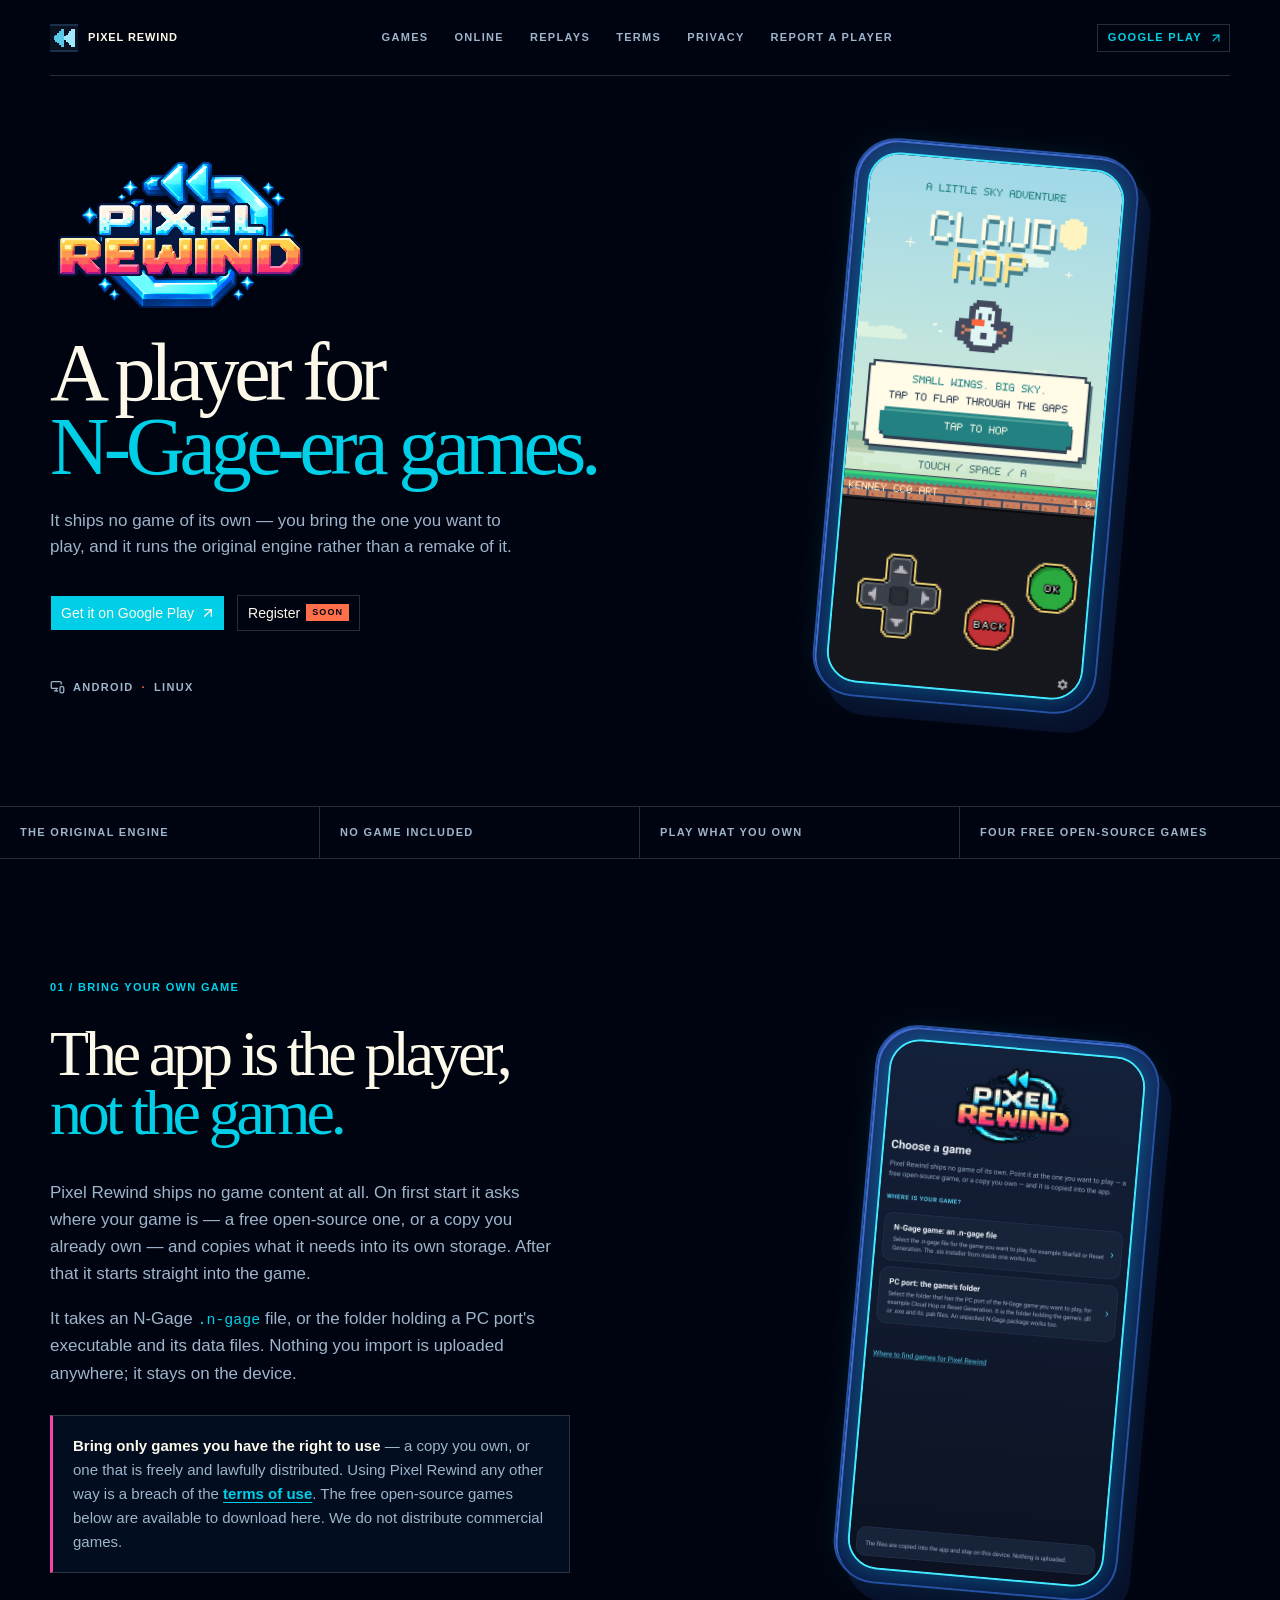
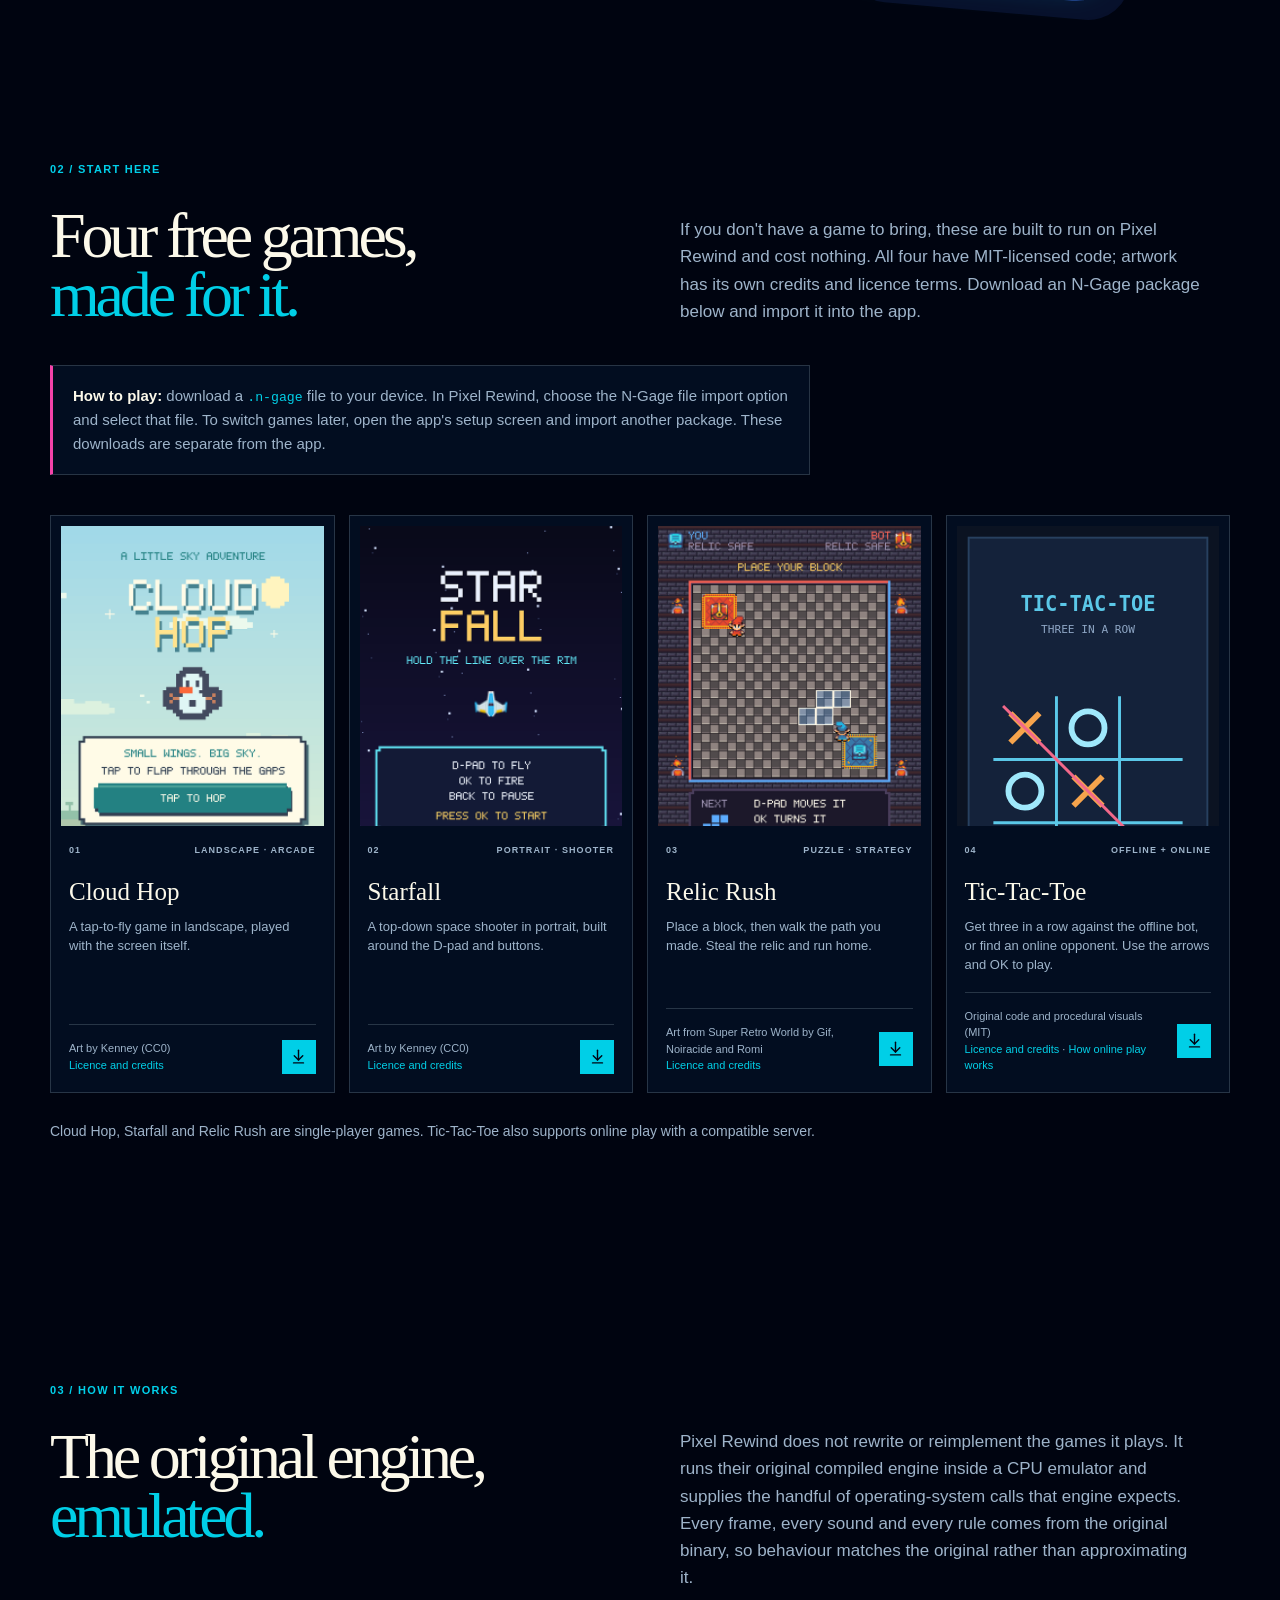
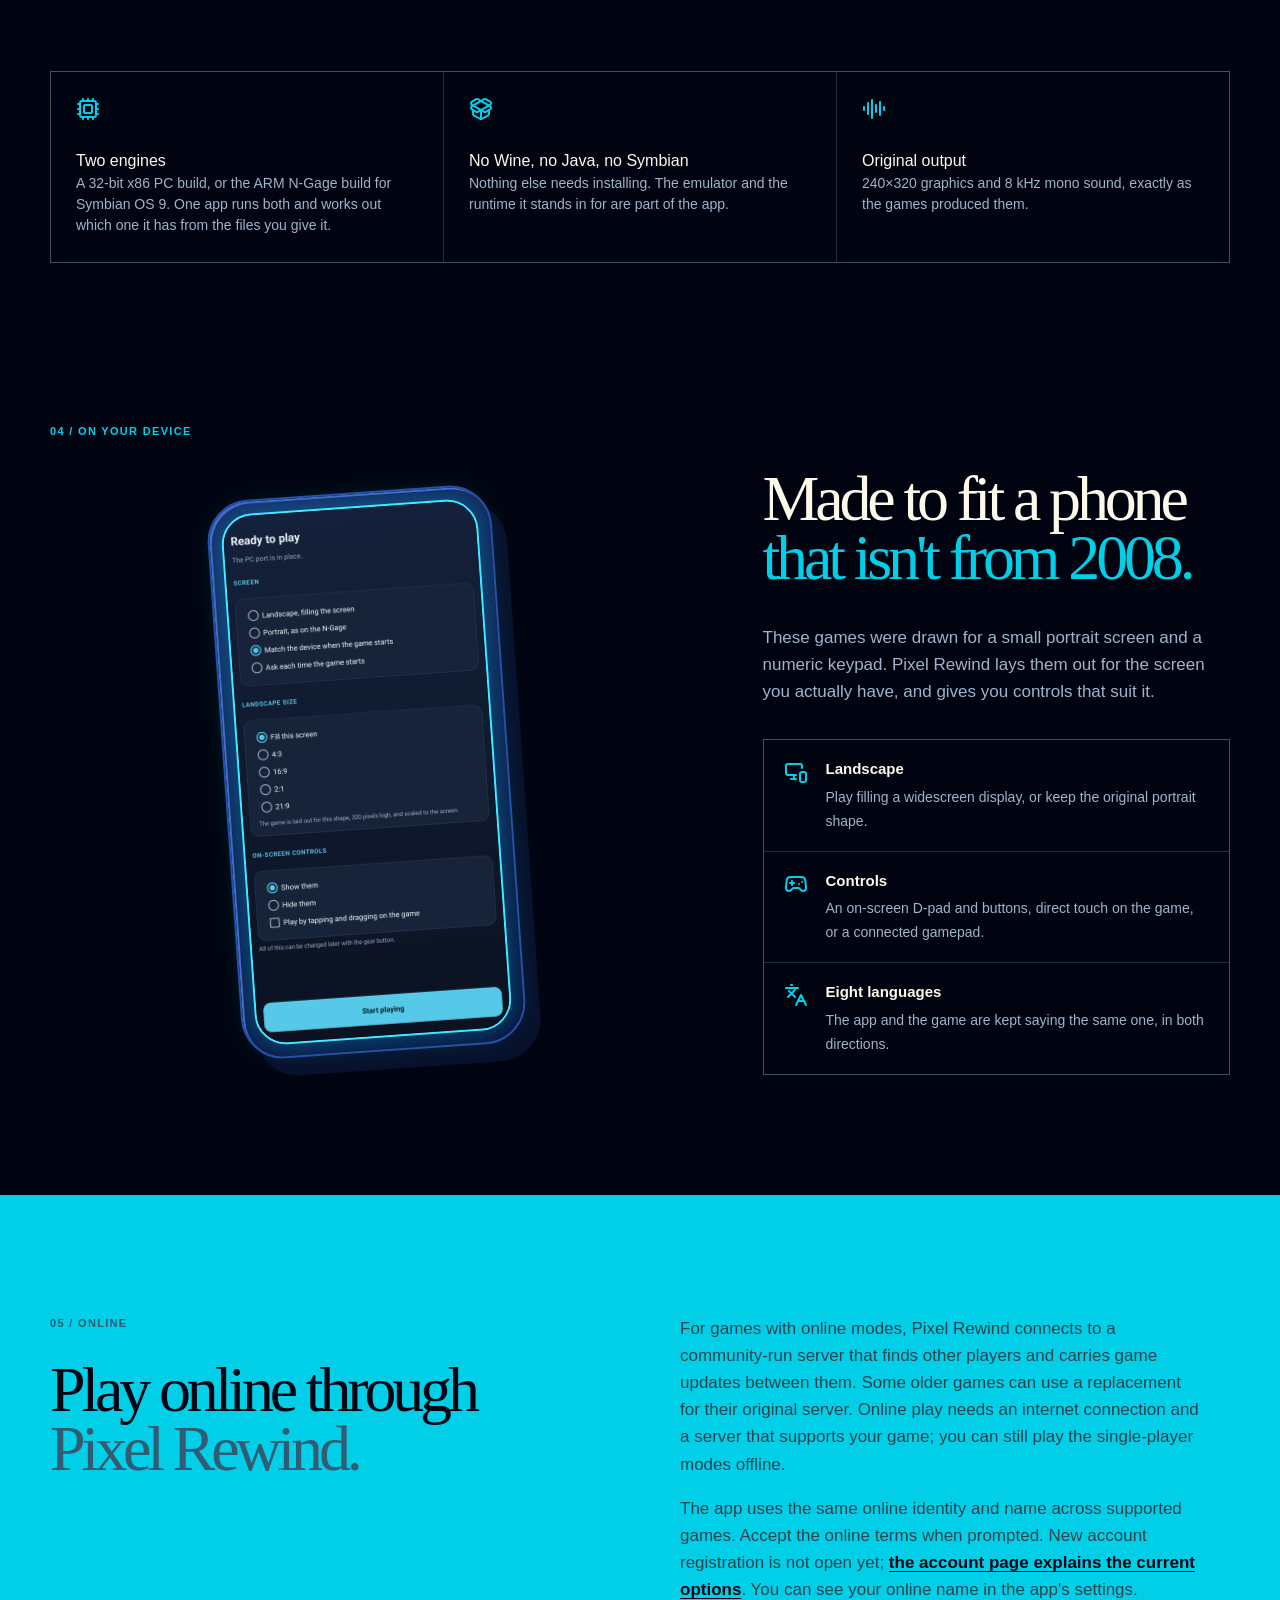
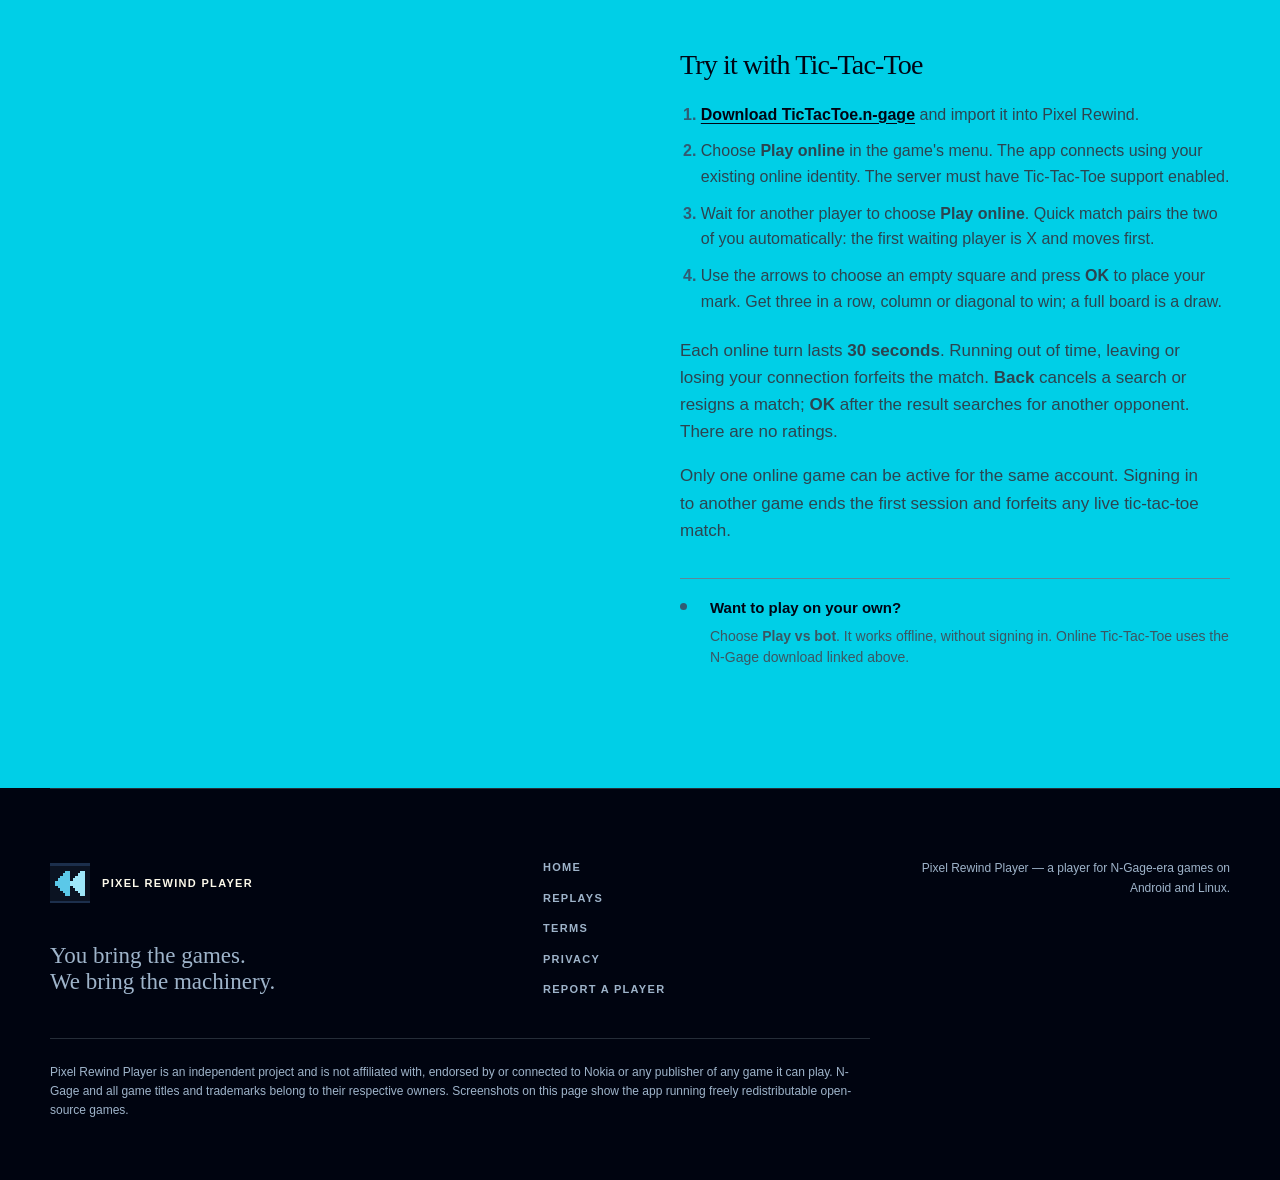
<file: index.html>
<!DOCTYPE html><html lang="en"><head><meta charSet="utf-8"/><meta name="viewport" content="width=device-width, initial-scale=1"/><link rel="preload" href="/img/favicon.svg" as="image"/><link rel="preload" href="/img/logo.png" as="image"/><link rel="preload" href="/img/shot-cloudhop.png" as="image"/><link rel="stylesheet" href="/_next/static/chunks/1z4snedmy69ip.css" data-precedence="next"/><link rel="preload" as="script" fetchPriority="low" href="/_next/static/chunks/3cfn99dbrcvvp.js"/><script src="/_next/static/chunks/24oq267qibdq3.js" async=""></script><script src="/_next/static/chunks/3wbm-994r45kr.js" async=""></script><script src="/_next/static/chunks/turbopack-3-ry682tkyiqk.js" async=""></script><script src="/_next/static/chunks/0umf92h1sb77c.js" async=""></script><script src="/_next/static/chunks/1zswj8128_rlk.js" async=""></script><script src="/_next/static/chunks/25lk3lb422pru.js" async=""></script><meta name="theme-color" content="#0b1322"/><meta name="color-scheme" content="dark"/><title>Pixel Rewind Player</title><meta name="description" content="A player for N-Gage-era games on Android and Linux. It ships no game of its own: you bring the one you want to play, and it runs the original engine rather than a remake."/><link rel="canonical" href="https://pixelrewind.app"/><meta property="og:title" content="Pixel Rewind Player"/><meta property="og:description" content="A player for N-Gage-era games on Android and Linux. Bring your own game; it runs the original engine."/><meta property="og:url" content="https://pixelrewind.app"/><meta property="og:site_name" content="Pixel Rewind Player"/><meta property="og:image" content="https://pixelrewind.app/img/og-image.png"/><meta property="og:image:width" content="1200"/><meta property="og:image:height" content="630"/><meta property="og:image:alt" content="The Pixel Rewind logo in pixel art on a dark blue background."/><meta property="og:type" content="website"/><meta name="twitter:card" content="summary_large_image"/><meta name="twitter:title" content="Pixel Rewind Player"/><meta name="twitter:description" content="A player for N-Gage-era games on Android and Linux. Bring your own game; it runs the original engine."/><meta name="twitter:image" content="https://pixelrewind.app/img/og-image.png"/><meta name="twitter:image:alt" content="The Pixel Rewind logo in pixel art on a dark blue background."/><meta name="twitter:image:width" content="1200"/><meta name="twitter:image:height" content="630"/><link rel="icon" href="/img/favicon.svg" type="image/svg+xml"/><link rel="apple-touch-icon" href="/apple-icon.png"/><script src="/_next/static/chunks/0cz1d0mv5g_q7.js" noModule=""></script></head><body class="antialiased"><div hidden=""><!--$--><!--/$--></div><nav class="site-nav" aria-label="Main"><a href="/" class="brand"><img src="/img/favicon.svg" alt="" width="28" height="28"/><span>PIXEL REWIND</span></a><div class="nav-links"><a href="/#games">Games</a><a href="/#online">Online</a><a href="/watch.html">Replays</a><a href="/terms.html">Terms</a><a href="/privacy.html">Privacy</a><a href="/report.html">Report a player</a></div><a class="group/button inline-flex shrink-0 items-center justify-center border bg-clip-padding font-medium whitespace-nowrap transition-all outline-none select-none focus-visible:border-ring focus-visible:ring-3 focus-visible:ring-ring/50 active:not-aria-[haspopup]:translate-y-px disabled:pointer-events-none disabled:opacity-50 aria-invalid:border-destructive aria-invalid:ring-3 aria-invalid:ring-destructive/20 dark:aria-invalid:border-destructive/50 dark:aria-invalid:ring-destructive/40 [&amp;_svg]:pointer-events-none [&amp;_svg]:shrink-0 border-border bg-background hover:bg-muted hover:text-foreground aria-expanded:bg-muted aria-expanded:text-foreground dark:border-input dark:bg-input/30 dark:hover:bg-input/50 h-7 gap-1 px-2.5 text-[0.8rem] in-data-[slot=button-group]:rounded-lg has-data-[icon=inline-end]:pr-1.5 has-data-[icon=inline-start]:pl-1.5 [&amp;_svg:not([class*=&#x27;size-&#x27;])]:size-3.5 nav-download rounded-none" href="https://play.google.com/store/apps/details?id=com.jubinganga.pixelrewindplayer&amp;hl=en">Google Play <svg xmlns="http://www.w3.org/2000/svg" width="24" height="24" viewBox="0 0 24 24" fill="none" stroke="currentColor" stroke-width="2" stroke-linecap="round" stroke-linejoin="round" class="lucide lucide-arrow-up-right" aria-hidden="true" data-icon="inline-end"><path d="M7 7h10v10"></path><path d="M7 17 17 7"></path></svg></a></nav><main><section class="hero section-shell" id="top"><div class="hero-copy"><img class="hero-logo" src="/img/logo.png" alt="Pixel Rewind" width="525" height="318"/><h1>A player for<br/><em>N-Gage-era games.</em></h1><p class="hero-lede">It ships no game of its own — you bring the one you want to play, and it runs the original engine rather than a remake of it.</p><div class="hero-actions"><a class="group/button inline-flex shrink-0 items-center justify-center border border-transparent bg-clip-padding text-sm font-medium whitespace-nowrap transition-all outline-none select-none focus-visible:border-ring focus-visible:ring-3 focus-visible:ring-ring/50 active:not-aria-[haspopup]:translate-y-px disabled:pointer-events-none disabled:opacity-50 aria-invalid:border-destructive aria-invalid:ring-3 aria-invalid:ring-destructive/20 dark:aria-invalid:border-destructive/50 dark:aria-invalid:ring-destructive/40 [&amp;_svg]:pointer-events-none [&amp;_svg]:shrink-0 [&amp;_svg:not([class*=&#x27;size-&#x27;])]:size-4 bg-primary text-primary-foreground [a]:hover:bg-primary/80 h-9 gap-1.5 px-2.5 has-data-[icon=inline-end]:pr-2 has-data-[icon=inline-start]:pl-2 rounded-none" href="https://play.google.com/store/apps/details?id=com.jubinganga.pixelrewindplayer&amp;hl=en">Get it on Google Play <svg xmlns="http://www.w3.org/2000/svg" width="24" height="24" viewBox="0 0 24 24" fill="none" stroke="currentColor" stroke-width="2" stroke-linecap="round" stroke-linejoin="round" class="lucide lucide-arrow-up-right" aria-hidden="true" data-icon="inline-end"><path d="M7 7h10v10"></path><path d="M7 17 17 7"></path></svg></a><button class="group/button inline-flex shrink-0 items-center justify-center border bg-clip-padding text-sm font-medium whitespace-nowrap transition-all outline-none select-none focus-visible:border-ring focus-visible:ring-3 focus-visible:ring-ring/50 active:not-aria-[haspopup]:translate-y-px disabled:pointer-events-none disabled:opacity-50 aria-invalid:border-destructive aria-invalid:ring-3 aria-invalid:ring-destructive/20 dark:aria-invalid:border-destructive/50 dark:aria-invalid:ring-destructive/40 [&amp;_svg]:pointer-events-none [&amp;_svg]:shrink-0 [&amp;_svg:not([class*=&#x27;size-&#x27;])]:size-4 border-border bg-background hover:bg-muted hover:text-foreground aria-expanded:bg-muted aria-expanded:text-foreground dark:border-input dark:bg-input/30 dark:hover:bg-input/50 h-9 gap-1.5 px-2.5 has-data-[icon=inline-end]:pr-2 has-data-[icon=inline-start]:pl-2 rounded-none" type="button" aria-disabled="true">Register <span class="chip">Soon</span></button><p class="note" role="status"></p></div><p class="platform-note"><svg xmlns="http://www.w3.org/2000/svg" width="15" height="15" viewBox="0 0 24 24" fill="none" stroke="currentColor" stroke-width="2" stroke-linecap="round" stroke-linejoin="round" class="lucide lucide-monitor-smartphone" aria-hidden="true"><path d="M18 8V6a2 2 0 0 0-2-2H4a2 2 0 0 0-2 2v7a2 2 0 0 0 2 2h8"></path><path d="M10 19v-3.96 3.15"></path><path d="M7 19h5"></path><rect width="6" height="10" x="16" y="12" rx="2"></rect></svg> ANDROID <span>·</span> LINUX</p></div><div class="hero-phone-wrap" aria-hidden="true"><div class="phone-glow"></div><div class="phone"><div class="phone-screen"><img src="/img/shot-cloudhop.png" alt="" width="540" height="1108"/></div></div></div></section><section class="ticker" aria-label="Pixel Rewind highlights"><div>The original engine</div><div>No game included</div><div>Play what you own</div><div>Four free open-source games</div></section><section class="intro section-shell" id="bring"><div class="section-kicker">01 / BRING YOUR OWN GAME</div><div class="intro-content with-shot"><div><h2>The app is the player,<br/><span>not the game.</span></h2><div class="intro-text"><p>Pixel Rewind ships no game content at all. On first start it asks where your game is — a free open-source one, or a copy you already own — and copies what it needs into its own storage. After that it starts straight into the game.</p><p>It takes an N-Gage <code>.n-gage</code> file, or the folder holding a PC port&#x27;s executable and its data files. Nothing you import is uploaded anywhere; it stays on the device.</p><div class="callout"><p><strong>Bring only games you have the right to use</strong> — a copy you own, or one that is freely and lawfully distributed. Using Pixel Rewind any other way is a breach of the<!-- --> <a href="/terms.html" class="text-link inline">terms of use</a>. The free open-source games below are available to download here. We do not distribute commercial games.</p></div></div></div><div class="hero-phone-wrap"><div class="phone-glow"></div><div class="phone"><div class="phone-screen"><img src="/img/shot-choose.png" alt="The app&#x27;s first screen, asking where your game is, with options for an .n-gage file or a PC port folder." width="540" height="1072" loading="lazy"/></div></div></div></div></section><section class="games-section section-shell" id="games"><div class="section-heading"><div><div class="section-kicker">02 / START HERE</div><h2>Four free games,<br/><span>made for it.</span></h2></div><p>If you don&#x27;t have a game to bring, these are built to run on Pixel Rewind and cost nothing. All four have MIT-licensed code; artwork has its own credits and licence terms. Download an N-Gage package below and import it into the app.</p></div><div class="callout callout-wide"><p><strong>How to play:</strong> download a <code>.n-gage</code> file to your device. In Pixel Rewind, choose the N-Gage file import option and select that file. To switch games later, open the app&#x27;s setup screen and import another package. These downloads are separate from the app.</p></div><div class="games-grid"><article class="game-card"><div class="game-shot"><img src="/img/shot-cloudhop.png" alt="Cloud Hop title screen: a pixel-art penguin over a bright sky." width="540" height="1108" loading="lazy"/></div><div class="game-meta"><span>01</span><span>Landscape · arcade</span></div><h3>Cloud Hop</h3><p>A tap-to-fly game in landscape, played with the screen itself.</p><div class="game-footer"><small>Art by Kenney (CC0)<br/><a href="/downloads/notices/cloud-hop.txt">Licence and credits</a></small><a href="/downloads/CloudHop.n-gage" download="" aria-label="Download Cloud Hop N-Gage package" title="Download .n-gage"><svg xmlns="http://www.w3.org/2000/svg" width="17" height="17" viewBox="0 0 24 24" fill="none" stroke="currentColor" stroke-width="2" stroke-linecap="round" stroke-linejoin="round" class="lucide lucide-arrow-down-to-line" aria-hidden="true"><path d="M12 17V3"></path><path d="m6 11 6 6 6-6"></path><path d="M19 21H5"></path></svg></a></div></article><article class="game-card"><div class="game-shot"><img src="/img/shot-starfall.png" alt="Starfall title screen: a pixel-art fighter over a starfield, with the on-screen D-pad below." width="540" height="1108" loading="lazy"/></div><div class="game-meta"><span>02</span><span>Portrait · shooter</span></div><h3>Starfall</h3><p>A top-down space shooter in portrait, built around the D-pad and buttons.</p><div class="game-footer"><small>Art by Kenney (CC0)<br/><a href="/downloads/notices/starfall.txt">Licence and credits</a></small><a href="/downloads/Starfall.n-gage" download="" aria-label="Download Starfall N-Gage package" title="Download .n-gage"><svg xmlns="http://www.w3.org/2000/svg" width="17" height="17" viewBox="0 0 24 24" fill="none" stroke="currentColor" stroke-width="2" stroke-linecap="round" stroke-linejoin="round" class="lucide lucide-arrow-down-to-line" aria-hidden="true"><path d="M12 17V3"></path><path d="m6 11 6 6 6-6"></path><path d="M19 21H5"></path></svg></a></div></article><article class="game-card"><div class="game-shot"><img src="/img/shot-relicrush.png" alt="Relic Rush in play: two heroes racing across a tiled dungeon board." width="540" height="1108" loading="lazy"/></div><div class="game-meta"><span>03</span><span>Puzzle · strategy</span></div><h3>Relic Rush</h3><p>Place a block, then walk the path you made. Steal the relic and run home.</p><div class="game-footer"><small>Art from Super Retro World by Gif, Noiracide and Romi<br/><a href="/downloads/notices/relic-rush.txt">Licence and credits</a></small><a href="/downloads/RelicRush.n-gage" download="" aria-label="Download Relic Rush N-Gage package" title="Download .n-gage"><svg xmlns="http://www.w3.org/2000/svg" width="17" height="17" viewBox="0 0 24 24" fill="none" stroke="currentColor" stroke-width="2" stroke-linecap="round" stroke-linejoin="round" class="lucide lucide-arrow-down-to-line" aria-hidden="true"><path d="M12 17V3"></path><path d="m6 11 6 6 6-6"></path><path d="M19 21H5"></path></svg></a></div></article><article class="game-card" id="tictactoe"><div class="game-shot"><img src="/img/tictactoe-board.svg" alt="Illustration of a tic-tac-toe board with three X marks along a winning diagonal." width="540" height="1108" loading="lazy"/></div><div class="game-meta"><span>04</span><span>Offline + online</span></div><h3>Tic-Tac-Toe</h3><p>Get three in a row against the offline bot, or find an online opponent. Use the arrows and OK to play.</p><div class="game-footer"><small>Original code and procedural visuals (MIT)<br/><a href="/downloads/notices/tictactoe.txt">Licence and credits</a> · <a href="#online">How online play works</a></small><a href="/downloads/TicTacToe.n-gage" download="" aria-label="Download Tic-Tac-Toe N-Gage package" title="Download .n-gage"><svg xmlns="http://www.w3.org/2000/svg" width="17" height="17" viewBox="0 0 24 24" fill="none" stroke="currentColor" stroke-width="2" stroke-linecap="round" stroke-linejoin="round" class="lucide lucide-arrow-down-to-line" aria-hidden="true"><path d="M12 17V3"></path><path d="m6 11 6 6 6-6"></path><path d="M19 21H5"></path></svg></a></div></article></div><p class="downloads-note">Cloud Hop, Starfall and Relic Rush are single-player games. Tic-Tac-Toe also supports online play with a compatible server.</p></section><section class="intro section-shell" id="engine"><div class="section-kicker">03 / HOW IT WORKS</div><div class="intro-content"><h2>The original engine,<br/><span>emulated.</span></h2><div class="intro-text"><p>Pixel Rewind does not rewrite or reimplement the games it plays. It runs their original compiled engine inside a CPU emulator and supplies the handful of operating-system calls that engine expects. Every frame, every sound and every rule comes from the original binary, so behaviour matches the original rather than approximating it.</p></div></div><div class="feature-grid"><div><svg xmlns="http://www.w3.org/2000/svg" width="24" height="24" viewBox="0 0 24 24" fill="none" stroke="currentColor" stroke-width="2" stroke-linecap="round" stroke-linejoin="round" class="lucide lucide-cpu" aria-hidden="true"><path d="M12 20v2"></path><path d="M12 2v2"></path><path d="M17 20v2"></path><path d="M17 2v2"></path><path d="M2 12h2"></path><path d="M2 17h2"></path><path d="M2 7h2"></path><path d="M20 12h2"></path><path d="M20 17h2"></path><path d="M20 7h2"></path><path d="M7 20v2"></path><path d="M7 2v2"></path><rect x="4" y="4" width="16" height="16" rx="2"></rect><rect x="8" y="8" width="8" height="8" rx="1"></rect></svg><h3>Two engines</h3><p>A 32-bit x86 PC build, or the ARM N-Gage build for Symbian OS 9. One app runs both and works out which one it has from the files you give it.</p></div><div><svg xmlns="http://www.w3.org/2000/svg" width="24" height="24" viewBox="0 0 24 24" fill="none" stroke="currentColor" stroke-width="2" stroke-linecap="round" stroke-linejoin="round" class="lucide lucide-package-open" aria-hidden="true"><path d="M12 22v-9"></path><path d="M15.17 2.21a1.67 1.67 0 0 1 1.63 0L21 4.57a1.93 1.93 0 0 1 0 3.36L8.82 14.79a1.655 1.655 0 0 1-1.64 0L3 12.43a1.93 1.93 0 0 1 0-3.36z"></path><path d="M20 13v3.87a2.06 2.06 0 0 1-1.11 1.83l-6 3.08a1.93 1.93 0 0 1-1.78 0l-6-3.08A2.06 2.06 0 0 1 4 16.87V13"></path><path d="M21 12.43a1.93 1.93 0 0 0 0-3.36L8.83 2.2a1.64 1.64 0 0 0-1.63 0L3 4.57a1.93 1.93 0 0 0 0 3.36l12.18 6.86a1.636 1.636 0 0 0 1.63 0z"></path></svg><h3>No Wine, no Java, no Symbian</h3><p>Nothing else needs installing. The emulator and the runtime it stands in for are part of the app.</p></div><div><svg xmlns="http://www.w3.org/2000/svg" width="24" height="24" viewBox="0 0 24 24" fill="none" stroke="currentColor" stroke-width="2" stroke-linecap="round" stroke-linejoin="round" class="lucide lucide-audio-lines" aria-hidden="true"><path d="M2 10v3"></path><path d="M6 6v11"></path><path d="M10 3v18"></path><path d="M14 8v7"></path><path d="M18 5v13"></path><path d="M22 10v3"></path></svg><h3>Original output</h3><p>240×320 graphics and 8 kHz mono sound, exactly as the games produced them.</p></div></div></section><section class="intro section-shell" id="fits"><div class="section-kicker">04 / ON YOUR DEVICE</div><div class="intro-content with-shot flip"><div><h2>Made to fit a phone<br/><span>that isn&#x27;t from 2008.</span></h2><div class="intro-text"><p>These games were drawn for a small portrait screen and a numeric keypad. Pixel Rewind lays them out for the screen you actually have, and gives you controls that suit it.</p></div><ul class="fact-list"><li><svg xmlns="http://www.w3.org/2000/svg" width="24" height="24" viewBox="0 0 24 24" fill="none" stroke="currentColor" stroke-width="2" stroke-linecap="round" stroke-linejoin="round" class="lucide lucide-monitor-smartphone" aria-hidden="true"><path d="M18 8V6a2 2 0 0 0-2-2H4a2 2 0 0 0-2 2v7a2 2 0 0 0 2 2h8"></path><path d="M10 19v-3.96 3.15"></path><path d="M7 19h5"></path><rect width="6" height="10" x="16" y="12" rx="2"></rect></svg><div><b>Landscape</b><span>Play filling a widescreen display, or keep the original portrait shape.</span></div></li><li><svg xmlns="http://www.w3.org/2000/svg" width="24" height="24" viewBox="0 0 24 24" fill="none" stroke="currentColor" stroke-width="2" stroke-linecap="round" stroke-linejoin="round" class="lucide lucide-gamepad-2" aria-hidden="true"><line x1="6" x2="10" y1="11" y2="11"></line><line x1="8" x2="8" y1="9" y2="13"></line><line x1="15" x2="15.01" y1="12" y2="12"></line><line x1="18" x2="18.01" y1="10" y2="10"></line><path d="M17.32 5H6.68a4 4 0 0 0-3.978 3.59c-.006.052-.01.101-.017.152C2.604 9.416 2 14.456 2 16a3 3 0 0 0 3 3c1 0 1.5-.5 2-1l1.414-1.414A2 2 0 0 1 9.828 16h4.344a2 2 0 0 1 1.414.586L17 18c.5.5 1 1 2 1a3 3 0 0 0 3-3c0-1.545-.604-6.584-.685-7.258-.007-.05-.011-.1-.017-.151A4 4 0 0 0 17.32 5z"></path></svg><div><b>Controls</b><span>An on-screen D-pad and buttons, direct touch on the game, or a connected gamepad.</span></div></li><li><svg xmlns="http://www.w3.org/2000/svg" width="24" height="24" viewBox="0 0 24 24" fill="none" stroke="currentColor" stroke-width="2" stroke-linecap="round" stroke-linejoin="round" class="lucide lucide-languages" aria-hidden="true"><path d="m5 8 6 6"></path><path d="m4 14 6-6 2-3"></path><path d="M2 5h12"></path><path d="M7 2h1"></path><path d="m22 22-5-10-5 10"></path><path d="M14 18h6"></path></svg><div><b>Eight languages</b><span>The app and the game are kept saying the same one, in both directions.</span></div></li></ul></div><div class="hero-phone-wrap"><div class="phone-glow"></div><div class="phone"><div class="phone-screen"><img src="/img/shot-setup.png" alt="The app&#x27;s setup screen, offering screen orientation, landscape size and on-screen control options." width="540" height="1072" loading="lazy"/></div></div></div></div></section><section class="online-section" id="online"><div class="section-shell online-layout"><div><div class="section-kicker">05 / ONLINE</div><h2>Play online through<br/><span>Pixel Rewind.</span></h2></div><div class="online-copy"><p>For games with online modes, Pixel Rewind connects to a community-run server that finds other players and carries game updates between them. Some older games can use a replacement for their original server. Online play needs an internet connection and a server that supports your game; you can still play the single-player modes offline.</p><p>The app uses the same online identity and name across supported games. Accept the online terms when prompted. New account registration is not open yet;<!-- --> <a href="/account.html">the account page explains the current options</a>. You can see your online name in the app&#x27;s settings.</p><h3>Try it with Tic-Tac-Toe</h3><ol class="online-steps"><li><a href="/downloads/TicTacToe.n-gage" download="">Download TicTacToe.n-gage</a> <!-- -->and import it into Pixel Rewind.</li><li>Choose <strong>Play online</strong> in the game&#x27;s menu. The app connects using your existing online identity. The server must have Tic-Tac-Toe support enabled.</li><li>Wait for another player to choose <strong>Play online</strong>. Quick match pairs the two of you automatically: the first waiting player is X and moves first.</li><li>Use the arrows to choose an empty square and press <strong>OK</strong> to place your mark. Get three in a row, column or diagonal to win; a full board is a draw.</li></ol><p>Each online turn lasts <strong>30 seconds</strong>. Running out of time, leaving or losing your connection forfeits the match. <strong>Back</strong> cancels a search or resigns a match;<!-- --> <strong>OK</strong> after the result searches for another opponent. There are no ratings.</p><p>Only one online game can be active for the same account. Signing in to another game ends the first session and forfeits any live tic-tac-toe match.</p><div class="online-callout"><span class="ping-dot"></span><div><strong>Want to play on your own?</strong><p>Choose <strong>Play vs bot</strong>. It works offline, without signing in. Online Tic-Tac-Toe uses the N-Gage download linked above.</p></div></div></div></div></section></main><footer class="footer section-shell"><div class="footer-brand"><img src="/img/favicon.svg" alt="" width="40" height="40"/><strong>PIXEL REWIND PLAYER</strong><p>You bring the games.<br/>We bring the machinery.</p></div><nav class="footer-links" aria-label="Footer"><a href="/">Home</a><a href="/watch.html">Replays</a><a href="/terms.html">Terms</a><a href="/privacy.html">Privacy</a><a href="/report.html">Report a player</a></nav><p class="copyright">Pixel Rewind Player — a player for N-Gage-era games on Android and Linux.</p><p class="disclaimer">Pixel Rewind Player is an independent project and is not affiliated with, endorsed by or connected to Nokia or any publisher of any game it can play. N-Gage and all game titles and trademarks belong to their respective owners.<!-- --> Screenshots on this page show the app running freely redistributable open-source games.</p></footer><!--$--><!--/$--><script id="_R_">(globalThis["TURBOPACK"] || (globalThis["TURBOPACK"] = [])).push({"otherChunks":["static/chunks/3cfn99dbrcvvp.js","static/chunks/24oq267qibdq3.js","static/chunks/3wbm-994r45kr.js"],"runtimeModuleIds":[94553]});</script><script src="/_next/static/chunks/3cfn99dbrcvvp.js" async=""></script><script>(self.__next_f=self.__next_f||[]).push([0])</script><script>self.__next_f.push([1,"1:\"$Sreact.fragment\"\n2:\"/_next/static/chunks/0umf92h1sb77c.js\"\n3:I[39756,[\"$2\"],\"default\"]\n4:I[37457,[\"$2\"],\"default\"]\n6:\"/_next/static/chunks/1zswj8128_rlk.js\"\n7:\"/_next/static/chunks/25lk3lb422pru.js\"\n8:I[5014,[\"$2\",\"$6\",\"$7\"],\"default\"]\n16:\"ViewportBoundary\"\n17:I[97367,[\"$2\"],\"$16\"]\n19:\"MetadataBoundary\"\n1a:I[97367,[\"$2\"],\"$19\"]\n1b:\"$Sreact.suspense\"\n1d:I[68027,[\"$2\"],\"default\",1]\n:HL[\"/_next/static/chunks/1z4snedmy69ip.css\",\"style\"]\n:HL[\"/img/favicon.svg\",\"image\"]\n:HL[\"/img/logo.png\",\"image\"]\n5:[[\"children\",{\"s\":\"__PAGE__\",\"h\":512,\"d\":{\"r\":[\"$\",\"$1\",\"c\",{\"children\":[[[\"$\",\"nav\",null,{\"className\":\"site-nav\",\"aria-label\":\"Main\",\"children\":[[\"$\",\"a\",null,{\"href\":\"/\",\"className\":\"brand\",\"children\":[[\"$\",\"img\",null,{\"src\":\"/img/favicon.svg\",\"alt\":\"\",\"width\":28,\"height\":28}],[\"$\",\"span\",null,{\"children\":\"PIXEL REWIND\"}]]}],[\"$\",\"div\",null,{\"className\":\"nav-links\",\"children\":[[\"$\",\"a\",null,{\"href\":\"/#games\",\"children\":\"Games\"}],[\"$\",\"a\",null,{\"href\":\"/#online\",\"children\":\"Online\"}],[[\"$\",\"a\",\"watch\",{\"href\":\"/watch.html\",\"aria-current\":\"$undefined\",\"children\":\"Replays\"}],[\"$\",\"a\",\"terms\",{\"href\":\"/terms.html\",\"aria-current\":\"$undefined\",\"children\":\"Terms\"}],[\"$\",\"a\",\"privacy\",{\"href\":\"/privacy.html\",\"aria-current\":\"$undefined\",\"children\":\"Privacy\"}],[\"$\",\"a\",\"report\",{\"href\":\"/report.html\",\"aria-current\":\"$undefined\",\"children\":\"Report a player\"}]]]}],[\"$\",\"a\",null,{\"className\":\"group/button inline-flex shrink-0 items-center justify-center border bg-clip-padding font-medium whitespace-nowrap transition-all outline-none select-none focus-visible:border-ring focus-visible:ring-3 focus-visible:ring-ring/50 active:not-aria-[haspopup]:translate-y-px disabled:pointer-events-none disabled:opacity-50 aria-invalid:border-destructive aria-invalid:ring-3 aria-invalid:ring-destructive/20 dark:aria-invalid:border-destructive/50 dark:aria-invalid:ring-destructive/40 [\u0026_svg]:pointer-events-none [\u0026_svg]:shrink-0 border-border bg-background hover:bg-muted hover:text-foreground aria-expanded:bg-muted aria-expanded:text-foreground dark:border-input dark:bg-input/30 dark:hover:bg-input/50 h-7 gap-1 px-2.5 text-[0.8rem] in-data-[slot=button-group]:rounded-lg has-data-[icon=inline-end]:pr-1.5 has-data-[icon=inline-start]:pl-1.5 [\u0026_svg:not([class*='size-'])]:size-3.5 nav-download rounded-none\",\"href\":\"https://play.google.com/store/apps/details?id=com.jubinganga.pixelrewindplayer\u0026hl=en\",\"children\":[\"Google Play \",[\"$\",\"$L8\",null,{\"ref\":\"$undefined\",\"icon\":{\"name\":\"arrow-up-right\",\"size\":24,\"node\":[[\"path\",{\"d\":\"M7 7h10v10\",\"key\":\"1tivn9\"}],[\"path\",{\"d\":\"M7 17 17 7\",\"key\":\"1vkiza\"}]]},\"className\":\"$undefined\",\"data-icon\":\"inline-end\"}]]}]]}],[\"$\",\"main\",null,{\"children\":[[\"$\",\"section\",null,{\"className\":\"hero section-shell\",\"id\":\"top\",\"children\":[[\"$\",\"div\",null,{\"className\":\"hero-copy\",\"children\":[[\"$\",\"img\",null,{\"className\":\"hero-logo\",\"src\":\"/img/logo.png\",\"alt\":\"Pixel Rewind\",\"width\":525,\"height\":318}],[\"$\",\"h1\",null,{\"children\":[\"A player for\",[\"$\",\"br\",null,{}],[\"$\",\"em\",null,{\"children\":\"N-Gage-era games.\"}]]}],[\"$\",\"p\",null,{\"className\":\"hero-lede\",\"children\":\"It ships no game of its own — you bring the one you want to play, and it runs the original engine rather than a remake of it.\"}],\"$L9\",\"$La\"]}],\"$Lb\"]}],\"$Lc\",\"$Ld\",\"$Le\",\"$Lf\",\"$L10\",\"$L11\"]}],\"$L12\"],[\"$L13\",\"$L14\"],\"$L15\"]}],\"p\":false,\"v\":null}}]]\n0:{\"P\":null,\"c\":[\"\",\"\"],\"q\":\"\",\"i\":false,\"t\":{\"t\":{\"s\":\"\",\"h\":528,\"d\":{\"r\":[\"$\",\"$1\",\"c\",{\"children\":[[[\"$\",\"link\",\"0\",{\"rel\":\"stylesheet\",\"href\":\"/_next/static/chunks/1z4snedmy69ip.css\",\"precedence\":\"next\",\"crossOrigin\":\"$undefined\",\"nonce\":\"$undefined\"}],[\"$\",\"script\",\"script-0\",{\"src\":\"/_next/static/chunks/0umf92h1sb77c.js\",\"async\":true,\"nonce\":\"$undefined\"}]],[\"$\",\"html\",null,{\"lang\":\"en\",\"children\":[\"$\",\"body\",null,{\"className\":\"antialiased\",\"children\":[\"$\",\"$L3\",null,{\"parallelRouterKey\":\"children\",\"error\":\"$undefined\",\"errorStyles\":\"$undefined\",\"errorScripts\":\"$undefined\",\"template\":[\"$\",\"$L4\",null,{}],\"templateStyles\":\"$undefined\",\"templateScripts\":\"$undefined\",\"notFound\":[[[\"$\",\"title\",null,{\"children\":\"404: This page could not be found.\"}],[\"$\",\"div\",null,{\"style\":{\"fontFamily\":\"system-ui,\\\"Segoe UI\\\",Roboto,Helvetica,Arial,sans-serif,\\\"Apple Color Emoji\\\",\\\"Segoe UI Emoji\\\"\",\"height\":\"100vh\",\"textAlign\":\"center\",\"display\":\"flex\",\"flexDirection\":\"column\",\"alignItems\":\"center\",\"justifyContent\":\"center\"},\"children\":[\"$\",\"div\",null,{\"children\":[[\"$\",\"style\",null,{\"dangerouslySetInnerHTML\":{\"__html\":\"body{color:#000;background:#fff;margin:0}.next-error-h1{border-right:1px solid rgba(0,0,0,.3)}@media (prefers-color-scheme:dark){body{color:#fff;background:#000}.next-error-h1{border-right:1px solid rgba(255,255,255,.3)}}\"}}],[\"$\",\"h1\",null,{\"className\":\"next-error-h1\",\"style\":{\"display\":\"inline-block\",\"margin\":\"0 20px 0 0\",\"padding\":\"0 23px 0 0\",\"fontSize\":24,\"fontWeight\":500,\"verticalAlign\":\"top\",\"lineHeight\":\"49px\"},\"children\":404}],[\"$\",\"div\",null,{\"style\":{\"display\":\"inline-block\"},\"children\":[\"$\",\"h2\",null,{\"style\":{\"fontSize\":14,\"fontWeight\":400,\"lineHeight\":\"49px\",\"margin\":0},\"children\":\"This page could not be found.\"}]}]]}]}]],[]],\"forbidden\":\"$undefined\",\"unauthorized\":\"$undefined\"}]}]}]]}],\"p\":false,\"v\":null},\"c\":\"$Q5\"},\"h\":{\"r\":[\"$\",\"$1\",\"h\",{\"children\":[null,[\"$\",\"$L17\",null,{\"children\":\"$L18\"}],[\"$\",\"$L1a\",null,{\"children\":[[\"$\",\"div\",null,{\"hidden\":true,\"children\":[\"$\",\"$1b\",null,{\"name\":\"Next.Metadata\",\"children\":\"$L1c\"}]}],null]}],null]}],\"p\":false,\"v\":null}},\"m\":\"$undefined\",\"G\":[\"$1d\",[[\"$\",\"link\",\"0\",{\"rel\":\"stylesheet\",\"href\":\"/_next/static/chunks/1z4snedmy69ip.css\",\"precedence\":\"next\",\"crossOrigin\":\"$undefined\",\"nonce\":\"$undefined\"}]]],\"S\":true,\"r\":\"$undefined\",\"s\":\"$undefined\",\"a\":\"$undefined\",\"l\":\"$undefined\",\"p\":\"$undefined\",\"d\":\"$undefined\",\"b\":\"QyBW6Jjj86iJEW_K3UT8w\"}\n1e:I[11531,[\"$2\",\"$6\",\"$7\"],\"RegisterButton\"]\n25:I[97367,[\"$2\"],\"OutletBoundary\"]\n:HL[\"/img/shot-cloudhop.png\",\"image\"]\n9:[\"$\",\"div\",null,{\"className\":\"hero-actions\",\"children\":[[\"$\",\"a\",null,{\"className\":\"group/button inline-flex shrink-0 items-center justify-center border border-transparent bg-clip-padding text-sm font-medium whitespace-nowrap transition-all outline-none select-none focus-visible:border-ring focus-visible:ring-3 focus-visible:ring-ring/50 active:not-aria-[haspopup]:translate-y-px disabled:pointer-events-none disabled:opacity-50 aria-invalid:border-destructive aria-invalid:ring-3 aria-invalid:ring-destructive/20 dark:aria-invalid:border-destructive/50 dark:aria-invalid:ring-destructive/40 [\u0026_svg]:pointer-events-none [\u0026_svg]:shrink-0 [\u0026_svg:not([class*='size-'])]:size-4 bg-primary text-primary-foreground [a]:hover:bg-primary/80 h-9 gap-1.5 px-2.5 has-data-[icon=inline-end]:pr-2 has-data-[icon=inline-start]:pl-2 rounded-none\",\"href\":\"https://play.google.com/store/apps/details?id=com.jubinganga.pixelrewindplayer\u0026hl=en\",\"children\":[\"Get it on Google Play \",[\"$\",\"$L8\",null,{\"ref\":\"$undefined\",\"icon\":\"$5:0:1:d:r:props:children:0:0:props:children:2:props:children:1:props:icon\",\"className\":\"$undefined\",\"data-icon\":\"inline-end\"}]]}],[\"$\",\"$L1e\",null,{}]]}]\na:[\"$\",\"p\",null,{\"className\":\"platform-note\",\"children\":[[\"$\",\"$L8\",null,{\"ref\":\"$undefined\",\"icon\":{\"name\":\"monitor-smartphone\",\"size\":24,\"node\":[[\"path\",{\"d\":\"M18 8V6a2 2 0 0 0-2-2H4a2 2 0 0 0-2 2v7a2 2 0 0 0 2 2h8\",\"key\":\"10dyio\"}],[\"path\",{\"d\":\"M10 19v-3.96 3.15\",\"key\":\"1irgej\"}],[\"path\",{\"d\":\"M7 19h5\",\"key\":\"qswx4l\"}],[\"rect\",{\"width\":\"6\",\"height\":\"10\",\"x\":\"16\",\"y\":\"12\",\"rx\":\"2\",\"key\":\"1egngj\"}]]},\"className\":\"$undefined\",\"size\":15}],\" ANDROID \",[\"$\",\"span\",null,{\"children\":\"·\"}],\" LINUX\"]}]\nb:[\"$\",\"div\",null,{\"className\":\"hero-phone-wrap\",\"aria-hidden\":true,\"children\":[[\"$\",\"div\",null,{\"className\":\"phone-glow\"}],[\"$\",\"div\",null,{\"className\":\"phone\",\"children\":[\"$\",\"div\",null,{\"className\":\"phone-screen\",\"children\":[\"$\",\"img\",null,{\"src\":\"/img/shot-cloudhop.png\",\"alt\":\"\",\"width\":540,\"height\":1108,\"loading\":\"$undefined\"}]}]}]]}]\nc:[\"$\",\"section\",null,{\"className\":\"ticker\",\"aria-label\":\"Pixel Rewind highlights\",\"children\":[[\"$\",\"div\",null,{\"children\":\"The original engine\"}],[\"$\",\"div\",null,{\"children\":\"No game included\"}],[\"$\",\"div\",null,{\"children\":\"Play what you own\"}],[\"$\",\"div\",null,{\"children\":\"Four free open-source games\"}]]}]\nd:[\"$\",\"section\",null,{\"className\":\"intro section-shell\",\"id\":\"bring\",\"children\":[[\"$\",\"div\",null,{\"className\":\"section-kicker\",\"children\":\"01 / BRING YOUR OWN GAME\"}],[\"$\",\"div\",null,{\"className\":\"intro-content with-shot\",\"children\":[[\"$\",\"div\",null,{\"children\":[[\"$\",\"h2\",null,{\"children\":[\"The app is the player,\",[\"$\",\"br\",null,{}],[\"$\",\"span\",null,{\"children\":\"not the game.\"}]]}],[\"$\",\"div\",null,{\"className\":\"intro-text\",\"children\":[[\"$\",\"p\",null,{\"children\":\"Pixel Rewind ships no game content at all. On first start it asks where your game is — a free open-source one, or a copy you already own — and copies what it needs into its own storage. After that it starts straight into the game.\"}],[\"$\",\"p\",null,{\"children\":[\"It takes an N-Gage \",[\"$\",\"code\",null,{\"children\":\".n-gage\"}],\" file, or the folder holding a PC port's executable and its data files. Nothing you import is uploaded anywhere; it stays on the device.\"]}],[\"$\",\"div\",null,{\"className\":\"callout\",\"children\":[\"$\",\"p\",null,{\"children\":[[\"$\",\"strong\",null,{\"children\":\"Bring only games you have the right to use\"}],\" — a copy you own, or one that is freely and lawfully distributed. Using Pixel Rewind any other way is a breach of the\",\" \",[\"$\",\"a\",null,{\"href\":\"/terms.html\",\"className\":\"text-link inline\",\"children\":\"terms of use\"}],\". The free open-source games below are available to download here. We do not distribute commercial games.\"]}]}]]}]]}],[\"$\",\"div\",null,{\"className\":\"hero-phone-wrap\",\"aria-hidden\":\"$undefined\",\"children\":[[\"$\",\"div\",null,{\"className\":\"phone-glow\"}],[\"$\",\"div\",null,{\"className\":\"phone\",\"children\":[\"$\",\"div\",null,{\"className\":\"phone-screen\",\"children\":[\"$\",\"img\",null,{\"src\":\"/img/shot-choose.png\",\"alt\":\"The app's first screen, asking where your game is, with options for an .n-gage file or a PC port folder.\",\"width\":540,\"height\":1072,\"loading\":\"lazy\"}]}]}]]}]]}]]}]\ne:[\"$\",\"section\",null,{\"className\":\"games-section section-shell\",\"id\":\"games\",\"children\":[[\"$\",\"div\",null,{\"className\":\"section-heading\",\"children\":[[\"$\",\"div\",null,{\"children\":[[\"$\",\"div\",null,{\"className\":\"section-kicker\",\"children\":\"02 / START HERE\"}],[\"$\",\"h2\",null,{\"children\":[\"Four free games,\",[\"$\",\"br\",null,{}],[\"$\",\"span\",null,{\"children\":\"made for it.\"}]]}]]}],[\"$\",\"p\",null,{\"children\":\"If you don't have a game to bring, these are built to run on Pixel Rewind and cost nothing. All four have MIT-licensed code; artwork has its own credits and licence terms. Download an N-Gage package below and import it into the app.\"}]]}],[\"$\",\"div\",null,{\"className\":\"callout callout-wide\",\"children\":[\"$\",\"p\",null,{\"children\":[[\"$\",\"strong\",null,{\"children\":\"How to play:\"}],\" download a \",[\"$\",\"code\",null,{\"children\":\".n-gage\"}],\" file to your device. In Pixel Rewind, choose the N-Gage file import option and select that file. To switch games later, open the app's setup screen and import another package. These downloads are separate from the app.\"]}]}],[\"$\",\"div\",null,{\"className\":\"games-grid\",\"children\":[[\"$\",\"article\",\"Cloud Hop\",{\"className\":\"game-card\",\"id\":\"$undefined\",\"children\":[[\"$\",\"div\",null,{\"className\":\"game-shot\",\"children\":[\"$\",\"img\",null,{\"src\":\"/img/shot-cloudhop.png\",\"alt\":\"Cloud Hop title screen: a pixel-art penguin over a bright sky.\",\"width\":540,\"height\":1108,\"loading\":\"lazy\"}]}],[\"$\",\"div\",null,{\"className\":\"game-meta\",\"children\":[[\"$\",\"span\",null,{\"children\":\"01\"}],[\"$\",\"span\",null,{\"children\":\"Landscape · arcade\"}]]}],[\"$\",\"h3\",null,{\"children\":\"Cloud Hop\"}],[\"$\",\"p\",null,{\"children\":\"A tap-to-fly game in landscape, played with the screen itself.\"}],[\"$\",\"div\",null,{\"className\":\"game-footer\",\"children\":[[\"$\",\"small\",null,{\"children\":[\"Art by Kenney (CC0)\",[\"$\",\"br\",null,{}],[\"$\",\"a\",null,{\"href\":\"/downloads/notices/cloud-hop.txt\",\"children\":\"Licence and credits\"}],\"$undefined\"]}],[\"$\",\"a\",null,{\"href\":\"/downloads/CloudHop.n-gage\",\"download\":true,\"aria-label\":\"Download Cloud Hop N-Gage package\",\"title\":\"Download .n-gage\",\"children\":[\"$\",\"$L8\",null,{\"ref\":\"$undefined\",\"icon\":{\"name\":\"arrow-down-to-line\",\"size\":24,\"node\":[[\"path\",{\"d\":\"M12 17V3\",\"key\":\"1cwfxf\"}],[\"path\",{\"d\":\"m6 11 6 6 6-6\",\"key\":\"12ii2o\"}],[\"path\",{\"d\":\"M19 21H5\",\"key\":\"150jfl\"}]]},\"className\":\"$undefined\",\"size\":17}]}]]}]]}],[\"$\",\"article\",\"Starfall\",{\"className\":\"game-card\",\"id\":\"$undefined\",\"children\":[[\"$\",\"div\",null,{\"className\":\"game-shot\",\"children\":[\"$\",\"img\",null,{\"src\":\"/img/shot-starfall.png\",\"alt\":\"Starfall title screen: a pixel-art fighter over a starfield, with the on-screen D-pad below.\",\"width\":540,\"height\":1108,\"loading\":\"lazy\"}]}],[\"$\",\"div\",null,{\"className\":\"game-meta\",\"children\":[[\"$\",\"span\",null,{\"children\":\"02\"}],[\"$\",\"span\",null,{\"children\":\"Portrait · shooter\"}]]}],[\"$\",\"h3\",null,{\"children\":\"Starfall\"}],[\"$\",\"p\",null,{\"children\":\"A top-down space shooter in portrait, built around the D-pad and buttons.\"}],[\"$\",\"div\",null,{\"className\":\"game-footer\",\"children\":[[\"$\",\"small\",null,{\"children\":[\"Art by Kenney (CC0)\",[\"$\",\"br\",null,{}],[\"$\",\"a\",null,{\"href\":\"/downloads/notices/starfall.txt\",\"children\":\"Licence and credits\"}],\"$undefined\"]}],[\"$\",\"a\",null,{\"href\":\"/downloads/Starfall.n-gage\",\"download\":true,\"aria-label\":\"Download Starfall N-Gage package\",\"title\":\"Download .n-gage\",\"children\":[\"$\",\"$L8\",null,{\"ref\":\"$undefined\",\"icon\":\"$e:props:children:2:props:children:0:props:children:4:props:children:1:props:children:props:icon\",\"className\":\"$undefined\",\"size\":17}]}]]}]]}],[\"$\",\"article\",\"Relic Rush\",{\"className\":\"game-card\",\"id\":\"$undefined\",\"children\":[[\"$\",\"div\",null,{\"className\":\"game-shot\",\"children\":[\"$\",\"img\",null,{\"src\":\"/img/shot-relicrush.png\",\"alt\":\"Relic Rush in play: two heroes racing across a tiled dungeon board.\",\"width\":540,\"height\":1108,\"loading\":\"lazy\"}]}],[\"$\",\"div\",null,{\"className\":\"game-meta\",\"children\":[[\"$\",\"span\",null,{\"children\":\"03\"}],[\"$\",\"span\",null,{\"children\":\"Puzzle · strategy\"}]]}],[\"$\",\"h3\",null,{\"children\":\"Relic Rush\"}],[\"$\",\"p\",null,{\"children\":\"Place a block, then walk the path you made. Steal the relic and run home.\"}],[\"$\",\"div\",null,{\"className\":\"game-footer\",\"children\":[[\"$\",\"small\",null,{\"children\":[\"Art from Super Retro World by Gif, Noiracide and Romi\",[\"$\",\"br\",null,{}],[\"$\",\"a\",null,{\"href\":\"/downloads/notices/relic-rush.txt\",\"children\":\"Licence and credits\"}],\"$undefined\"]}],[\"$\",\"a\",null,{\"href\":\"/downloads/RelicRush.n-gage\",\"download\":true,\"aria-label\":\"Download Relic Rush N-Gage package\",\"title\":\"Download .n-gage\",\"children\":[\"$\",\"$L8\",null,{\"ref\":\"$undefined\",\"icon\":\"$e:props:children:2:props:children:0:props:children:4:props:children:1:props:children:props:icon\",\"className\":\"$undefined\",\"size\":17}]}]]}]]}],[\"$\",\"article\",\"Tic-Tac-Toe\",{\"className\":\"game-card\",\"id\":\"tictactoe\",\"children\":[[\"$\",\"div\",null,{\"className\":\"game-shot\",\"children\":\"$L1f\"}],\"$L20\",\"$L21\",\"$L22\",\"$L23\"]}]]}],\"$L24\"]}]\nf:[\"$\",\"section\",null,{\"className\":\"intro section-shell\",\"id\":\"engine\",\"children\":[[\"$\",\"div\",null,{\"className\":\"section-kicker\",\"children\":\"03 / HOW IT WORKS\"}],[\"$\",\"div\",null,{\"className\":\"intro-content\",\"children\":[[\"$\",\"h2\",null,{\"children\":[\"The original engine,\",[\"$\",\"br\",null,{}],[\"$\",\"span\",null,{\"children\":\"emulated.\"}]]}],[\"$\",\"div\",null,{\"className\":\"intro-text\",\"children\":[\"$\",\"p\",null,{\"children\":\"Pixel Rewind does not rewrite or reimplement the games it plays. It runs their original compiled engine inside a CPU emulator and supplies the handful of operating-system calls that engine expects. Every frame, every sound and every rule comes from the original binary, so behaviour matches the original rather than approximating it.\"}]}]]}],[\"$\",\"div\",null,{\"className\":\"feature-grid\",\"children\":[[\"$\",\"div\",null,{\"children\":[[\"$\",\"$L8\",null,{\"ref\":\"$undefined\",\"icon\":{\"name\":\"cpu\",\"size\":24,\"node\":[[\"path\",{\"d\":\"M12 20v2\",\"key\":\"1lh1kg\"}],[\"path\",{\"d\":\"M12 2v2\",\"key\":\"tus03m\"}],[\"path\",{\"d\":\"M17 20v2\",\"key\":\"1rnc9c\"}],[\"path\",{\"d\":\"M17 2v2\",\"key\":\"11trls\"}],[\"path\",{\"d\":\"M2 12h2\",\"key\":\"1t8f8n\"}],[\"path\",{\"d\":\"M2 17h2\",\"key\":\"7oei6x\"}],[\"path\",{\"d\":\"M2 7h2\",\"key\":\"asdhe0\"}],[\"path\",{\"d\":\"M20 12h2\",\"key\":\"1q8mjw\"}],[\"path\",{\"d\":\"M20 17h2\",\"key\":\"1fpfkl\"}],[\"path\",{\"d\":\"M20 7h2\",\"key\":\"1o8tra\"}],[\"path\",{\"d\":\"M7 20v2\",\"key\":\"4gnj0m\"}],[\"path\",{\"d\":\"M7 2v2\",\"key\":\"1i4yhu\"}],[\"rect\",{\"x\":\"4\",\"y\":\"4\",\"width\":\"16\",\"height\":\"16\",\"rx\":\"2\",\"key\":\"1vbyd7\"}],[\"rect\",{\"x\":\"8\",\"y\":\"8\",\"width\":\"8\",\"height\":\"8\",\"rx\":\"1\",\"key\":\"z9xiuo\"}]]},\"className\":\"$undefined\"}],[\"$\",\"h3\",null,{\"children\":\"Two engines\"}],[\"$\",\"p\",null,{\"children\":\"A 32-bit x86 PC build, or the ARM N-Gage build for Symbian OS 9. One app runs both and works out which one it has from the files you give it.\"}]]}],[\"$\",\"div\",null,{\"children\":[[\"$\",\"$L8\",null,{\"ref\":\"$undefined\",\"icon\":{\"name\":\"package-open\",\"size\":24,\"node\":[[\"path\",{\"d\":\"M12 22v-9\",\"key\":\"x3hkom\"}],[\"path\",{\"d\":\"M15.17 2.21a1.67 1.67 0 0 1 1.63 0L21 4.57a1.93 1.93 0 0 1 0 3.36L8.82 14.79a1.655 1.655 0 0 1-1.64 0L3 12.43a1.93 1.93 0 0 1 0-3.36z\",\"key\":\"2ntwy6\"}],[\"path\",{\"d\":\"M20 13v3.87a2.06 2.06 0 0 1-1.11 1.83l-6 3.08a1.93 1.93 0 0 1-1.78 0l-6-3.08A2.06 2.06 0 0 1 4 16.87V13\",\"key\":\"1pmm1c\"}],[\"path\",{\"d\":\"M21 12.43a1.93 1.93 0 0 0 0-3.36L8.83 2.2a1.64 1.64 0 0 0-1.63 0L3 4.57a1.93 1.93 0 0 0 0 3.36l12.18 6.86a1.636 1.636 0 0 0 1.63 0z\",\"key\":\"12ttoo\"}]]},\"className\":\"$undefined\"}],[\"$\",\"h3\",null,{\"children\":\"No Wine, no Java, no Symbian\"}],[\"$\",\"p\",null,{\"children\":\"Nothing else needs installing. The emulator and the runtime it stands in for are part of the app.\"}]]}],[\"$\",\"div\",null,{\"children\":[[\"$\",\"$L8\",null,{\"ref\":\"$undefined\",\"icon\":{\"name\":\"audio-lines\",\"size\":24,\"node\":[[\"path\",{\"d\":\"M2 10v3\",\"key\":\"1fnikh\"}],[\"path\",{\"d\":\"M6 6v11\",\"key\":\"11sgs0\"}],[\"path\",{\"d\":\"M10 3v18\",\"key\":\"yhl04a\"}],[\"path\",{\"d\":\"M14 8v7\",\"key\":\"3a1oy3\"}],[\"path\",{\"d\":\"M18 5v13\",\"key\":\"123xd1\"}],[\"path\",{\"d\":\"M22 10v3\",\"key\":\"154ddg\"}]]},\"className\":\"$undefined\"}],[\"$\",\"h3\",null,{\"children\":\"Original output\"}],[\"$\",\"p\",null,{\"children\":\"240×320 graphics and 8 kHz mono sound, exactly as the games produced them.\"}]]}]]}]]}]\n10:[\"$\",\"section\",null,{\"className\":\"intro section-shell\",\"id\":\"fits\",\"children\":[[\"$\",\"div\",null,{\"className\":\"section-kicker\",\"children\":\"04 / ON YOUR DEVICE\"}],[\"$\",\"div\",null,{\"className\":\"intro-content with-shot flip\",\"children\":[[\"$\",\"div\",null,{\"children\":[[\"$\",\"h2\",null,{\"children\":[\"Made to fit a phone\",[\"$\",\"br\",null,{}],[\"$\",\"span\",null,{\"children\":\"that isn't from 2008.\"}]]}],[\"$\",\"div\",null,{\"className\":\"intro-text\",\"children\":[\"$\",\"p\",null,{\"children\":\"These games were drawn for a small portrait screen and a numeric keypad. Pixel Rewind lays them out for the screen you actually have, and gives you controls that suit it.\"}]}],[\"$\",\"ul\",null,{\"className\":\"fact-list\",\"children\":[[\"$\",\"li\",null,{\"children\":[[\"$\",\"$L8\",null,{\"ref\":\"$undefined\",\"icon\":\"$a:props:children:0:props:icon\",\"className\":\"$undefined\"}],[\"$\",\"div\",null,{\"children\":[[\"$\",\"b\",null,{\"children\":\"Landscape\"}],[\"$\",\"span\",null,{\"children\":\"Play filling a widescreen display, or keep the original portrait shape.\"}]]}]]}],[\"$\",\"li\",null,{\"children\":[[\"$\",\"$L8\",null,{\"ref\":\"$undefined\",\"icon\":{\"name\":\"gamepad-2\",\"size\":24,\"node\":[[\"line\",{\"x1\":\"6\",\"x2\":\"10\",\"y1\":\"11\",\"y2\":\"11\",\"key\":\"1gktln\"}],[\"line\",{\"x1\":\"8\",\"x2\":\"8\",\"y1\":\"9\",\"y2\":\"13\",\"key\":\"qnk9ow\"}],[\"line\",{\"x1\":\"15\",\"x2\":\"15.01\",\"y1\":\"12\",\"y2\":\"12\",\"key\":\"krot7o\"}],[\"line\",{\"x1\":\"18\",\"x2\":\"18.01\",\"y1\":\"10\",\"y2\":\"10\",\"key\":\"1lcuu1\"}],[\"path\",{\"d\":\"M17.32 5H6.68a4 4 0 0 0-3.978 3.59c-.006.052-.01.101-.017.152C2.604 9.416 2 14.456 2 16a3 3 0 0 0 3 3c1 0 1.5-.5 2-1l1.414-1.414A2 2 0 0 1 9.828 16h4.344a2 2 0 0 1 1.414.586L17 18c.5.5 1 1 2 1a3 3 0 0 0 3-3c0-1.545-.604-6.584-.685-7.258-.007-.05-.011-.1-.017-.151A4 4 0 0 0 17.32 5z\",\"key\":\"mfqc10\"}]]},\"className\":\"$undefined\"}],[\"$\",\"div\",null,{\"children\":[[\"$\",\"b\",null,{\"children\":\"Controls\"}],[\"$\",\"span\",null,{\"children\":\"An on-screen D-pad and buttons, direct touch on the game, or a connected gamepad.\"}]]}]]}],[\"$\",\"li\",null,{\"children\":[[\"$\",\"$L8\",null,{\"ref\":\"$undefined\",\"icon\":{\"name\":\"languages\",\"size\":24,\"node\":[[\"path\",{\"d\":\"m5 8 6 6\",\"key\":\"1wu5hv\"}],[\"path\",{\"d\":\"m4 14 6-6 2-3\",\"key\":\"1k1g8d\"}],[\"path\",{\"d\":\"M2 5h12\",\"key\":\"or177f\"}],[\"path\",{\"d\":\"M7 2h1\",\"key\":\"1t2jsx\"}],[\"path\",{\"d\":\"m22 22-5-10-5 10\",\"key\":\"don7ne\"}],[\"path\",{\"d\":\"M14 18h6\",\"key\":\"1m8k6r\"}]]},\"className\":\"$undefined\"}],[\"$\",\"div\",null,{\"children\":[[\"$\",\"b\",null,{\"children\":\"Eight languages\"}],[\"$\",\"span\",null,{\"children\":\"The app and the game are kept saying the same one, in both directions.\"}]]}]]}]]}]]}],[\"$\",\"div\",null,{\"className\":\"hero-phone-wrap\",\"aria-hidden\":\"$undefined\",\"children\":[[\"$\",\"div\",null,{\"className\":\"phone-glow\"}],[\"$\",\"div\",null,{\"className\":\"phone\",\"children\":[\"$\",\"div\",null,{\"className\":\"phone-screen\",\"children\":[\"$\",\"img\",null,{\"src\":\"/img/shot-setup.png\",\"alt\":\"The app's setup screen, offering screen orientation, landscape size and on-screen control options.\",\"width\":540,\"height\":1072,\"loading\":\"lazy\"}]}]}]]}]]}]]}]\n11:[\"$\",\"section\",null,{\"className\":\"online-section\",\"id\":\"online\",\"children\":[\"$\",\"div\",null,{\"className\":\"section-shell online-layout\",\"children\":[[\"$\",\"div\",null,{\"children\":[[\"$\",\"div\",null,{\"className\":\"section-kicker\",\"children\":\"05 / ONLINE\"}],[\"$\",\"h2\",null,{\"children\":[\"Play online through\",[\"$\",\"br\",null,{}],[\"$\",\"span\",null,{\"children\":\"Pixel Rewind.\"}]]}]]}],[\"$\",\"div\",null,{\"className\":\"online-copy\",\"children\":[[\"$\",\"p\",null,{\"children\":\"For games with online modes, Pixel Rewind connects to a community-run server that finds other players and carries game updates between them. Some older games can use a replacement for their original server. Online play needs an internet connection and a server that supports your game; you can still play the single-player modes offline.\"}],[\"$\",\"p\",null,{\"children\":[\"The app uses the same online identity and name across supported games. Accept the online terms when prompted. New account registration is not open yet;\",\" \",[\"$\",\"a\",null,{\"href\":\"/account.html\",\"children\":\"the account page explains the current options\"}],\". You can see your online name in the app's settings.\"]}],[\"$\",\"h3\",null,{\"children\":\"Try it with Tic-Tac-Toe\"}],[\"$\",\"ol\",null,{\"className\":\"online-steps\",\"children\":[[\"$\",\"li\",null,{\"children\":[[\"$\",\"a\",null,{\"href\":\"/downloads/TicTacToe.n-gage\",\"download\":true,\"children\":\"Download TicTacToe.n-gage\"}],\" \",\"and import it into Pixel Rewind.\"]}],[\"$\",\"li\",null,{\"children\":[\"Choose \",[\"$\",\"strong\",null,{\"children\":\"Play online\"}],\" in the game's menu. The app connects using your existing online identity. The server must have Tic-Tac-Toe support enabled.\"]}],[\"$\",\"li\",null,{\"children\":[\"Wait for another player to choose \",[\"$\",\"strong\",null,{\"children\":\"Play online\"}],\". Quick match pairs the two of you automatically: the first waiting player is X and moves first.\"]}],[\"$\",\"li\",null,{\"children\":[\"Use the arrows to choose an empty square and press \",[\"$\",\"strong\",null,{\"children\":\"OK\"}],\" to place your mark. Get three in a row, column or diagonal to win; a full board is a draw.\"]}]]}],[\"$\",\"p\",null,{\"children\":[\"Each online turn lasts \",[\"$\",\"strong\",null,{\"children\":\"30 seconds\"}],\". Running out of time, leaving or losing your connection forfeits the match. \",[\"$\",\"strong\",null,{\"children\":\"Back\"}],\" cancels a search or resigns a match;\",\" \",[\"$\",\"strong\",null,{\"children\":\"OK\"}],\" after the result searches for another opponent. There are no ratings.\"]}],[\"$\",\"p\",null,{\"children\":\"Only one online game can be active for the same account. Signing in to another game ends the first session and forfeits any live tic-tac-toe match.\"}],[\"$\",\"div\",null,{\"className\":\"online-callout\",\"children\":[[\"$\",\"span\",null,{\"className\":\"ping-dot\"}],[\"$\",\"div\",null,{\"children\":[[\"$\",\"strong\",null,{\"children\":\"Want to play on your own?\"}],[\"$\",\"p\",null,{\"children\":[\"Choose \",[\"$\",\"strong\",null,{\"children\":\"Play vs bot\"}],\". It works offline, without signing in. Online Tic-Tac-Toe uses the N-Gage download linked above.\"]}]]}]]}]]}]]}]}]\n12:[\"$\",\"footer\",null,{\"className\":\"footer section-shell\",\"children\":[[\"$\",\"div\",null,{\"className\":\"footer-brand\",\"children\":[[\"$\",\"img\",null,{\"src\":\"/img/favicon.svg\",\"alt\":\"\",\"width\":40,\"height\":40}],[\"$\",\"strong\",null,{\"children\":\"PIXEL REWIND PLAYER\"}],[\"$\",\"p\",null,{\"children\":[\"You bring the games.\",[\"$\",\"br\",null,{}],\"We bring the machinery.\"]}]]}],[\"$\",\"nav\",null,{\"className\":\"footer-links\",\"aria-label\":\"Footer\",\"children\":[[\"$\",\"a\",null,{\"href\":\"/\",\"children\":\"Home\"}],[\"$\",\"a\",null,{\"href\":\"/watch.html\",\"children\":\"Replays\"}],[\"$\",\"a\",null,{\"href\":\"/terms.html\",\"children\":\"Terms\"}],[\"$\",\"a\",null,{\"href\":\"/privacy.html\",\"children\":\"Privacy\"}],[\"$\",\"a\",null,{\"href\":\"/report.html\",\"children\":\"Report a player\"}]]}],[\"$\",\"p\",null,{\"className\":\"copyright\",\"children\":\"Pixel Rewind Player — a player for N-Gage-era games on Android and Linux.\"}],[\"$\",\"p\",null,{\"className\":\"disclaimer\",\"children\":[\"Pixel Rewind Player is an independent project and is not affiliated with, endorsed by or connected to Nokia or any publisher of any game it can play. N-Gage and all game titles and trademarks belong to their respective owners.\",\" Screenshots on this page show the app running freely redistributable open-source games.\"]}]]}]\n13:[\"$\",\"script\",\"script-0\",{\"src\":\"/_next/static/chunks/1zswj8128_rlk.js\",\"async\":true,\"nonce\":\"$undefined\"}]\n14:[\"$\",\"script\",\"script-1\",{\"src\":\"/_next/static/chunks/25lk3lb422pru.js\",\"async\":true,\"nonce\":\"$undefined\"}]\n15:[\"$\",\"$L25\",null,{\"children\":[\"$\",\"$1b\",null,{\"name\":\"Next.MetadataOutlet\",\"children\":\"$@26\"}]}]\n1f:[\"$\",\"img\",null,{\"src\":\"/img/tictactoe-board.svg\",\"alt\":\"Illustration of a tic-tac-toe board with three X marks along a winning diagonal.\",\"width\":540,\"height\":1108,\"loading\":\"lazy\"}]\n20:[\"$\",\"div\",null,{\"className\":\"game-meta\",\"children\":[[\"$\",\"span\",null,{\"children\":\"04\"}],[\"$\",\"span\",null,{\"children\":\"Offline + online\"}]]}]\n21:[\"$\",\"h3\",null,{\"children\":\"Tic-Tac-Toe\"}]\n22:[\"$\",\"p\",null,{\"children\":\"Get three in a row against the offline bot, or find an online opponent. Use the arrows and OK to play.\"}]\n23:[\"$\",\"div\",null,{\"className\":\"game-footer\",\"children\":[[\"$\",\"small\",null,{\"children\":[\"Original code and procedural visuals (MIT)\",[\"$\",\"br\",null,{}],[\"$\",\"a\",null,{\"href\":\"/downloads/notices/tictactoe.txt\",\"children\":\"Licence and credits\"}],[\" · \",[\"$\",\"a\",null,{\"href\":\"#online\",\"children\":\"How online play works\"}]]]}],[\"$\",\"a\",null,{\"href\":\"/downloads/TicTacToe.n-gage\",\"download\":true,\"aria-label\":\"Download Tic-Tac-Toe N-Gage package\",\"title\":\"Download .n-gage\",\"children\":[\"$\",\"$L8\",null,{\"ref\":\"$undefined\",\"icon\":\"$e:props:children:2:props:children:0:props:children:4:props:children:1:props:children:props:icon\",\"className\":\"$undefined\",\"size\":17}]}]]}]\n24:[\"$\",\"p\",null,{\"className\":\"downloads-note\",\"children\":\"Cloud Hop, Starfall and Relic Rush are single-player games. Tic-Tac-Toe also supports online play with a compatible server.\"}]\n18:[[\"$\",\"meta\",\"0\",{\"charSet\":\"utf-8\"}],[\"$\",\"meta\",\"1\",{\"name\":\"viewport\",\"content\":\"width=device-width, initial-scale=1\"}],[\"$\",\"meta\",\"2\",{\"name\":\"theme-color\",\"content\":\"#0b1322\"}],[\"$\",\"meta\",\"3\",{\"name\":\"color-scheme\",\"content\":\"dark\"}]]\n27:I[27201,[\"$2\"],\"IconMark\"]\n1c:[[\"$\",\"title\",\"0\",{\"children\":\"Pixel Rewind Player\"}],[\"$\",\"meta\",\"1\",{\"name\":\"description\",\"content\":\"A player for N-Gage-era games on Android and Linux. It ships no game of its own: you bring the one you want to play, and it runs the original engine rather than a remake.\"}],[\"$\",\"link\",\"2\",{\"rel\":\"canonical\",\"href\":\"https://pixelrewind.app\"}],[\"$\",\"meta\",\"3\",{\"property\":\"og:title\",\"content\":\"Pixel Rewind Player\"}],[\"$\",\"meta\",\"4\",{\"property\":\"og:description\",\"content\":\"A player for N-Gage-era games on Android and Linux. Bring your own game; it runs the original engine.\"}],[\"$\",\"meta\",\"5\",{\"property\":\"og:url\",\"content\":\"https://pixelrewind.app\"}],[\"$\",\"meta\",\"6\",{\"property\":\"og:site_name\",\"content\":\"Pixel Rewind Player\"}],[\"$\",\"meta\",\"7\",{\"property\":\"og:image\",\"content\":\"https://pixelrewind.app/img/og-image.png\"}],[\"$\",\"meta\",\"8\",{\"property\":\"og:image:width\",\"content\":\"1200\"}],[\"$\",\"meta\",\"9\",{\"property\":\"og:image:height\",\"content\":\"630\"}],[\"$\",\"meta\",\"10\",{\"property\":\"og:image:alt\",\"content\":\"The Pixel Rewind logo in pixel art on a dark blue background.\"}],[\"$\",\"meta\",\"11\",{\"property\":\"og:type\",\"content\":\"website\"}],[\"$\",\"meta\",\"12\",{\"name\":\"twitter:card\",\"content\":\"summary_large_image\"}],[\"$\",\"meta\",\"13\",{\"name\":\"twitter:title\",\"content\":\"Pixel Rewind Player\"}],[\"$\",\"meta\",\"14\",{\"name\":\"twitter:description\",\"content\":\"A player for N-Gage-era games on Android and Linux. Bring your own game; it runs the original engine.\"}],[\"$\",\"meta\",\"15\",{\"name\":\"twitter:image\",\"content\":\"https://pixelrewind.app/img/og-image.png\"}],[\"$\",\"meta\",\"16\",{\"name\":\"twitter:image:alt\",\"content\":\"The Pixel Rewind logo in pixel art on a dark blue background.\"}],[\"$\",\"meta\",\"17\",{\"name\":\"twitter:image:width\",\"content\":\"1200\"}],[\"$\",\"meta\",\"18\",{\"name\":\"twitter:image:height\",\"content\":\"630\"}],[\"$\",\"link\",\"19\",{\"rel\":\"icon\",\"href\":\"/img/favicon.svg\",\"type\":\"image/svg+xml\"}],[\"$\",\"link\",\"20\",{\"rel\":\"apple-touch-icon\",\"href\":\"/apple-icon.png\"}],[\"$\",\"$L27\",\"21\",{}]]\n26:null\n"])</script></body></html>
</file>
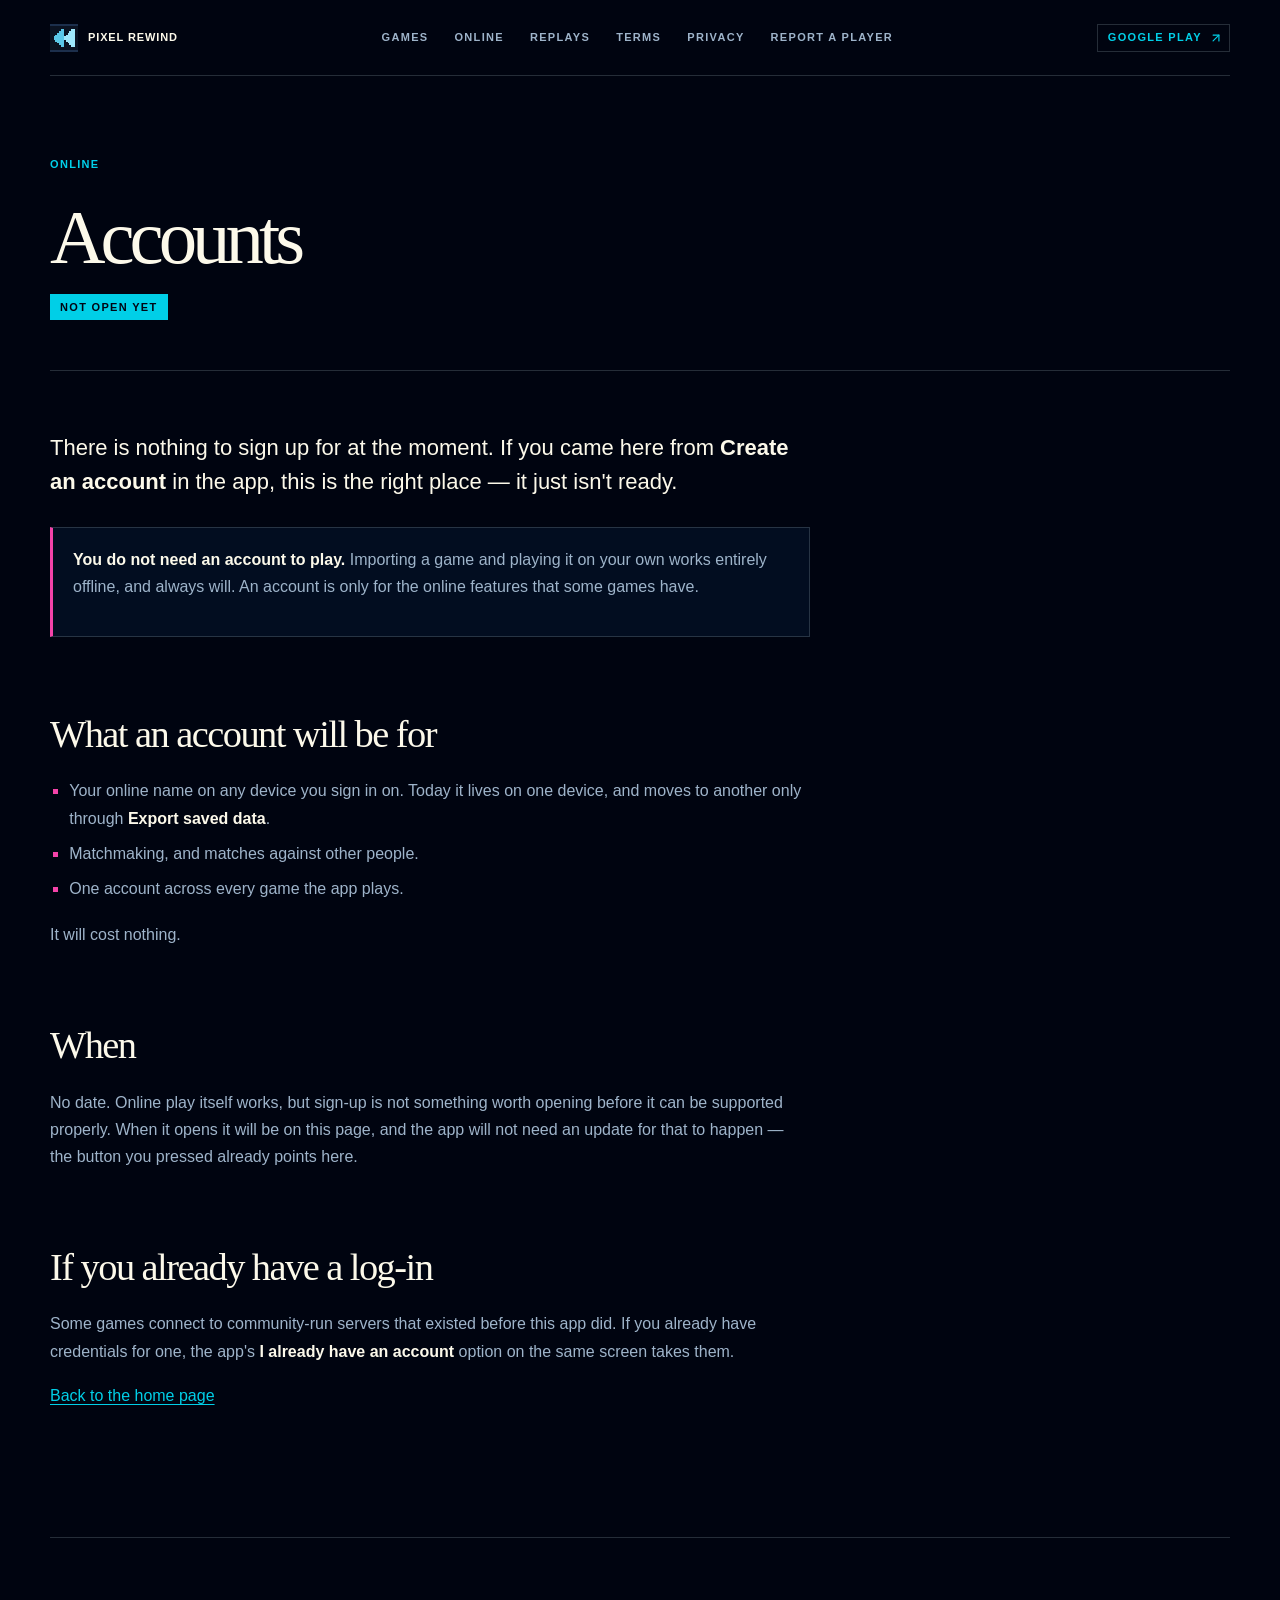
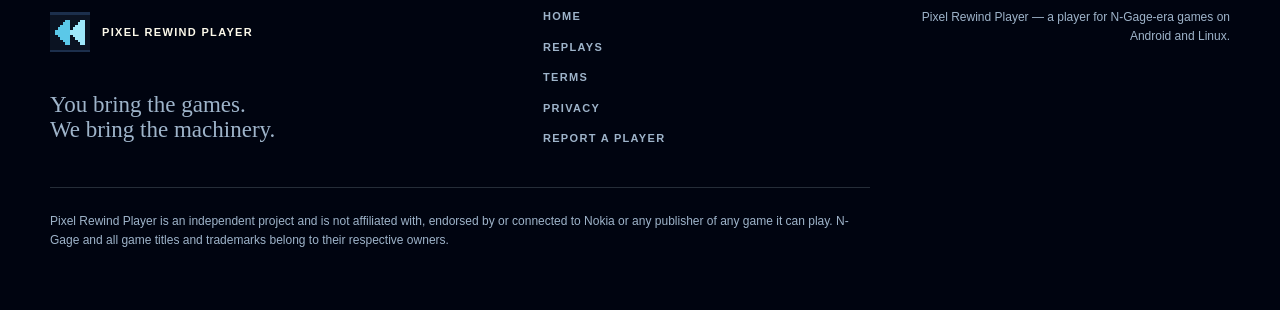
<file: account.html>
<!DOCTYPE html><html lang="en"><head><meta charSet="utf-8"/><meta name="viewport" content="width=device-width, initial-scale=1"/><link rel="preload" href="/img/favicon.svg" as="image"/><link rel="stylesheet" href="/_next/static/chunks/1z4snedmy69ip.css" data-precedence="next"/><link rel="preload" as="script" fetchPriority="low" href="/_next/static/chunks/3cfn99dbrcvvp.js"/><script src="/_next/static/chunks/24oq267qibdq3.js" async=""></script><script src="/_next/static/chunks/3wbm-994r45kr.js" async=""></script><script src="/_next/static/chunks/turbopack-3-ry682tkyiqk.js" async=""></script><script src="/_next/static/chunks/0umf92h1sb77c.js" async=""></script><script src="/_next/static/chunks/1zswj8128_rlk.js" async=""></script><meta name="theme-color" content="#0b1322"/><meta name="color-scheme" content="dark"/><title>Accounts — Pixel Rewind Player</title><meta name="description" content="Accounts for Pixel Rewind Player online play are not open yet."/><meta name="robots" content="noindex"/><link rel="canonical" href="https://pixelrewind.app/account.html"/><link rel="icon" href="/img/favicon.svg" type="image/svg+xml"/><link rel="apple-touch-icon" href="/apple-icon.png"/><script src="/_next/static/chunks/0cz1d0mv5g_q7.js" noModule=""></script></head><body class="antialiased"><div hidden=""><!--$--><!--/$--></div><nav class="site-nav" aria-label="Main"><a href="/" class="brand"><img src="/img/favicon.svg" alt="" width="28" height="28"/><span>PIXEL REWIND</span></a><div class="nav-links"><a href="/#games">Games</a><a href="/#online">Online</a><a href="/watch.html">Replays</a><a href="/terms.html">Terms</a><a href="/privacy.html">Privacy</a><a href="/report.html">Report a player</a></div><a class="group/button inline-flex shrink-0 items-center justify-center border bg-clip-padding font-medium whitespace-nowrap transition-all outline-none select-none focus-visible:border-ring focus-visible:ring-3 focus-visible:ring-ring/50 active:not-aria-[haspopup]:translate-y-px disabled:pointer-events-none disabled:opacity-50 aria-invalid:border-destructive aria-invalid:ring-3 aria-invalid:ring-destructive/20 dark:aria-invalid:border-destructive/50 dark:aria-invalid:ring-destructive/40 [&amp;_svg]:pointer-events-none [&amp;_svg]:shrink-0 border-border bg-background hover:bg-muted hover:text-foreground aria-expanded:bg-muted aria-expanded:text-foreground dark:border-input dark:bg-input/30 dark:hover:bg-input/50 h-7 gap-1 px-2.5 text-[0.8rem] in-data-[slot=button-group]:rounded-lg has-data-[icon=inline-end]:pr-1.5 has-data-[icon=inline-start]:pl-1.5 [&amp;_svg:not([class*=&#x27;size-&#x27;])]:size-3.5 nav-download rounded-none" href="https://play.google.com/store/apps/details?id=com.jubinganga.pixelrewindplayer&amp;hl=en">Google Play <svg xmlns="http://www.w3.org/2000/svg" width="24" height="24" viewBox="0 0 24 24" fill="none" stroke="currentColor" stroke-width="2" stroke-linecap="round" stroke-linejoin="round" class="lucide lucide-arrow-up-right" aria-hidden="true" data-icon="inline-end"><path d="M7 7h10v10"></path><path d="M7 17 17 7"></path></svg></a></nav><main><header class="page-head section-shell"><div class="section-kicker">ONLINE</div><h1>Accounts</h1><p class="updated">Not open yet</p></header><article class="prose section-shell"><p class="lede">There is nothing to sign up for at the moment. If you came here from <strong>Create an account</strong> in the app, this is the right place — it just isn&#x27;t ready.</p><div class="callout"><p><strong>You do not need an account to play.</strong> Importing a game and playing it on your own works entirely offline, and always will. An account is only for the online features that some games have.</p></div><h2>What an account will be for</h2><ul><li>Your online name on any device you sign in on. Today it lives on one device, and moves to another only through <strong>Export saved data</strong>.</li><li>Matchmaking, and matches against other people.</li><li>One account across every game the app plays.</li></ul><p>It will cost nothing.</p><h2>When</h2><p>No date. Online play itself works, but sign-up is not something worth opening before it can be supported properly. When it opens it will be on this page, and the app will not need an update for that to happen — the button you pressed already points here.</p><h2>If you already have a log-in</h2><p>Some games connect to community-run servers that existed before this app did. If you already have credentials for one, the app&#x27;s <strong>I already have an account</strong> option on the same screen takes them.</p><p><a href="/">Back to the home page</a></p></article></main><footer class="footer section-shell"><div class="footer-brand"><img src="/img/favicon.svg" alt="" width="40" height="40"/><strong>PIXEL REWIND PLAYER</strong><p>You bring the games.<br/>We bring the machinery.</p></div><nav class="footer-links" aria-label="Footer"><a href="/">Home</a><a href="/watch.html">Replays</a><a href="/terms.html">Terms</a><a href="/privacy.html">Privacy</a><a href="/report.html">Report a player</a></nav><p class="copyright">Pixel Rewind Player — a player for N-Gage-era games on Android and Linux.</p><p class="disclaimer">Pixel Rewind Player is an independent project and is not affiliated with, endorsed by or connected to Nokia or any publisher of any game it can play. N-Gage and all game titles and trademarks belong to their respective owners.</p></footer><!--$--><!--/$--><script id="_R_">(globalThis["TURBOPACK"] || (globalThis["TURBOPACK"] = [])).push({"otherChunks":["static/chunks/3cfn99dbrcvvp.js","static/chunks/24oq267qibdq3.js","static/chunks/3wbm-994r45kr.js"],"runtimeModuleIds":[94553]});</script><script src="/_next/static/chunks/3cfn99dbrcvvp.js" async=""></script><script>(self.__next_f=self.__next_f||[]).push([0])</script><script>self.__next_f.push([1,"1:\"$Sreact.fragment\"\n2:\"/_next/static/chunks/0umf92h1sb77c.js\"\n3:I[39756,[\"$2\"],\"default\"]\n4:I[37457,[\"$2\"],\"default\"]\n8:\"/_next/static/chunks/1zswj8128_rlk.js\"\n9:I[5014,[\"$2\",\"$8\"],\"default\"]\ne:\"ViewportBoundary\"\nf:I[97367,[\"$2\"],\"$e\"]\n11:\"MetadataBoundary\"\n12:I[97367,[\"$2\"],\"$11\"]\n13:\"$Sreact.suspense\"\n15:I[68027,[\"$2\"],\"default\",1]\n:HL[\"/_next/static/chunks/1z4snedmy69ip.css\",\"style\"]\n:HL[\"/img/favicon.svg\",\"image\"]\n6:X\n7:[[\"children\",{\"s\":\"__PAGE__\",\"h\":512,\"d\":{\"r\":[\"$\",\"$1\",\"c\",{\"children\":[[[\"$\",\"nav\",null,{\"className\":\"site-nav\",\"aria-label\":\"Main\",\"children\":[[\"$\",\"a\",null,{\"href\":\"/\",\"className\":\"brand\",\"children\":[[\"$\",\"img\",null,{\"src\":\"/img/favicon.svg\",\"alt\":\"\",\"width\":28,\"height\":28}],[\"$\",\"span\",null,{\"children\":\"PIXEL REWIND\"}]]}],[\"$\",\"div\",null,{\"className\":\"nav-links\",\"children\":[[\"$\",\"a\",null,{\"href\":\"/#games\",\"children\":\"Games\"}],[\"$\",\"a\",null,{\"href\":\"/#online\",\"children\":\"Online\"}],[[\"$\",\"a\",\"watch\",{\"href\":\"/watch.html\",\"aria-current\":\"$undefined\",\"children\":\"Replays\"}],[\"$\",\"a\",\"terms\",{\"href\":\"/terms.html\",\"aria-current\":\"$undefined\",\"children\":\"Terms\"}],[\"$\",\"a\",\"privacy\",{\"href\":\"/privacy.html\",\"aria-current\":\"$undefined\",\"children\":\"Privacy\"}],[\"$\",\"a\",\"report\",{\"href\":\"/report.html\",\"aria-current\":\"$undefined\",\"children\":\"Report a player\"}]]]}],[\"$\",\"a\",null,{\"className\":\"group/button inline-flex shrink-0 items-center justify-center border bg-clip-padding font-medium whitespace-nowrap transition-all outline-none select-none focus-visible:border-ring focus-visible:ring-3 focus-visible:ring-ring/50 active:not-aria-[haspopup]:translate-y-px disabled:pointer-events-none disabled:opacity-50 aria-invalid:border-destructive aria-invalid:ring-3 aria-invalid:ring-destructive/20 dark:aria-invalid:border-destructive/50 dark:aria-invalid:ring-destructive/40 [\u0026_svg]:pointer-events-none [\u0026_svg]:shrink-0 border-border bg-background hover:bg-muted hover:text-foreground aria-expanded:bg-muted aria-expanded:text-foreground dark:border-input dark:bg-input/30 dark:hover:bg-input/50 h-7 gap-1 px-2.5 text-[0.8rem] in-data-[slot=button-group]:rounded-lg has-data-[icon=inline-end]:pr-1.5 has-data-[icon=inline-start]:pl-1.5 [\u0026_svg:not([class*='size-'])]:size-3.5 nav-download rounded-none\",\"href\":\"https://play.google.com/store/apps/details?id=com.jubinganga.pixelrewindplayer\u0026hl=en\",\"children\":[\"Google Play \",[\"$\",\"$L9\",null,{\"ref\":\"$undefined\",\"icon\":{\"name\":\"arrow-up-right\",\"size\":24,\"node\":[[\"path\",{\"d\":\"M7 7h10v10\",\"key\":\"1tivn9\"}],[\"path\",{\"d\":\"M7 17 17 7\",\"key\":\"1vkiza\"}]]},\"className\":\"$undefined\",\"data-icon\":\"inline-end\"}]]}]]}],[\"$\",\"main\",null,{\"children\":[[\"$\",\"header\",null,{\"className\":\"page-head section-shell\",\"children\":[[\"$\",\"div\",null,{\"className\":\"section-kicker\",\"children\":\"ONLINE\"}],[\"$\",\"h1\",null,{\"children\":\"Accounts\"}],[\"$\",\"p\",null,{\"className\":\"updated\",\"children\":\"Not open yet\"}]]}],\"$La\"]}],\"$Lb\"],[\"$Lc\"],\"$Ld\"]}],\"p\":false,\"v\":null}}]]\n5:[[\"children\",{\"s\":\"account\",\"h\":512,\"d\":{\"r\":[\"$\",\"$1\",\"c\",{\"children\":[null,[\"$\",\"$L3\",null,{\"parallelRouterKey\":\"children\",\"error\":\"$undefined\",\"errorStyles\":\"$undefined\",\"errorScripts\":\"$undefined\",\"template\":[\"$\",\"$L4\",null,{}],\"templateStyles\":\"$undefined\",\"templateScripts\":\"$undefined\",\"notFound\":\"$undefined\",\"forbidden\":\"$undefined\",\"unauthorized\":\"$undefined\"}]]}],\"p\":false,\"v\":\"$6\"},\"c\":\"$Q7\"}]]\n0:{\"P\":null,\"c\":[\"\",\"account\"],\"q\":\"\",\"i\":false,\"t\":{\"t\":{\"s\":\"\",\"h\":528,\"d\":{\"r\":[\"$\",\"$1\",\"c\",{\"children\":[[[\"$\",\"link\",\"0\",{\"rel\":\"stylesheet\",\"href\":\"/_next/static/chunks/1z4snedmy69ip.css\",\"precedence\":\"next\",\"crossOrigin\":\"$undefined\",\"nonce\":\"$undefined\"}],[\"$\",\"script\",\"script-0\",{\"src\":\"/_next/static/chunks/0umf92h1sb77c.js\",\"async\":true,\"nonce\":\"$undefined\"}]],[\"$\",\"html\",null,{\"lang\":\"en\",\"children\":[\"$\",\"body\",null,{\"className\":\"antialiased\",\"children\":[\"$\",\"$L3\",null,{\"parallelRouterKey\":\"children\",\"error\":\"$undefined\",\"errorStyles\":\"$undefined\",\"errorScripts\":\"$undefined\",\"template\":[\"$\",\"$L4\",null,{}],\"templateStyles\":\"$undefined\",\"templateScripts\":\"$undefined\",\"notFound\":[[[\"$\",\"title\",null,{\"children\":\"404: This page could not be found.\"}],[\"$\",\"div\",null,{\"style\":{\"fontFamily\":\"system-ui,\\\"Segoe UI\\\",Roboto,Helvetica,Arial,sans-serif,\\\"Apple Color Emoji\\\",\\\"Segoe UI Emoji\\\"\",\"height\":\"100vh\",\"textAlign\":\"center\",\"display\":\"flex\",\"flexDirection\":\"column\",\"alignItems\":\"center\",\"justifyContent\":\"center\"},\"children\":[\"$\",\"div\",null,{\"children\":[[\"$\",\"style\",null,{\"dangerouslySetInnerHTML\":{\"__html\":\"body{color:#000;background:#fff;margin:0}.next-error-h1{border-right:1px solid rgba(0,0,0,.3)}@media (prefers-color-scheme:dark){body{color:#fff;background:#000}.next-error-h1{border-right:1px solid rgba(255,255,255,.3)}}\"}}],[\"$\",\"h1\",null,{\"className\":\"next-error-h1\",\"style\":{\"display\":\"inline-block\",\"margin\":\"0 20px 0 0\",\"padding\":\"0 23px 0 0\",\"fontSize\":24,\"fontWeight\":500,\"verticalAlign\":\"top\",\"lineHeight\":\"49px\"},\"children\":404}],[\"$\",\"div\",null,{\"style\":{\"display\":\"inline-block\"},\"children\":[\"$\",\"h2\",null,{\"style\":{\"fontSize\":14,\"fontWeight\":400,\"lineHeight\":\"49px\",\"margin\":0},\"children\":\"This page could not be found.\"}]}]]}]}]],[]],\"forbidden\":\"$undefined\",\"unauthorized\":\"$undefined\"}]}]}]]}],\"p\":false,\"v\":null},\"c\":\"$Q5\"},\"h\":{\"r\":[\"$\",\"$1\",\"h\",{\"children\":[null,[\"$\",\"$Lf\",null,{\"children\":\"$L10\"}],[\"$\",\"$L12\",null,{\"children\":[[\"$\",\"div\",null,{\"hidden\":true,\"children\":[\"$\",\"$13\",null,{\"name\":\"Next.Metadata\",\"children\":\"$L14\"}]}],null]}],null]}],\"p\":false,\"v\":null}},\"m\":\"$undefined\",\"G\":[\"$15\",[[\"$\",\"link\",\"0\",{\"rel\":\"stylesheet\",\"href\":\"/_next/static/chunks/1z4snedmy69ip.css\",\"precedence\":\"next\",\"crossOrigin\":\"$undefined\",\"nonce\":\"$undefined\"}]]],\"S\":true,\"r\":\"$undefined\",\"s\":\"$undefined\",\"a\":\"$undefined\",\"l\":\"$undefined\",\"p\":\"$undefined\",\"d\":\"$undefined\",\"b\":\"QyBW6Jjj86iJEW_K3UT8w\"}\n16:I[97367,[\"$2\"],\"OutletBoundary\"]\n6:C\na:[\"$\",\"article\",null,{\"className\":\"prose section-shell\",\"children\":[[\"$\",\"p\",null,{\"className\":\"lede\",\"children\":[\"There is nothing to sign up for at the moment. If you came here from \",[\"$\",\"strong\",null,{\"children\":\"Create an account\"}],\" in the app, this is the right place — it just isn't ready.\"]}],[\"$\",\"div\",null,{\"className\":\"callout\",\"children\":[\"$\",\"p\",null,{\"children\":[[\"$\",\"strong\",null,{\"children\":\"You do not need an account to play.\"}],\" Importing a game and playing it on your own works entirely offline, and always will. An account is only for the online features that some games have.\"]}]}],[\"$\",\"h2\",null,{\"children\":\"What an account will be for\"}],[\"$\",\"ul\",null,{\"children\":[[\"$\",\"li\",null,{\"children\":[\"Your online name on any device you sign in on. Today it lives on one device, and moves to another only through \",[\"$\",\"strong\",null,{\"children\":\"Export saved data\"}],\".\"]}],[\"$\",\"li\",null,{\"children\":\"Matchmaking, and matches against other people.\"}],[\"$\",\"li\",null,{\"children\":\"One account across every game the app plays.\"}]]}],[\"$\",\"p\",null,{\"children\":\"It will cost nothing.\"}],[\"$\",\"h2\",null,{\"children\":\"When\"}],[\"$\",\"p\",null,{\"children\":\"No date. Online play itself works, but sign-up is not something worth opening before it can be supported properly. When it opens it will be on this page, and the app will not need an update for that to happen — the button you pressed already points here.\"}],[\"$\",\"h2\",null,{\"children\":\"If you already have a log-in\"}],[\"$\",\"p\",null,{\"children\":[\"Some games connect to community-run servers that existed before this app did. If you already have credentials for one, the app's \",[\"$\",\"strong\",null,{\"children\":\"I already have an account\"}],\" option on the same screen takes them.\"]}],[\"$\",\"p\",null,{\"children\":[\"$\",\"a\",null,{\"href\":\"/\",\"children\":\"Back to the home page\"}]}]]}]\nb:[\"$\",\"footer\",null,{\"className\":\"footer section-shell\",\"children\":[[\"$\",\"div\",null,{\"className\":\"footer-brand\",\"children\":[[\"$\",\"img\",null,{\"src\":\"/img/favicon.svg\",\"alt\":\"\",\"width\":40,\"height\":40}],[\"$\",\"strong\",null,{\"children\":\"PIXEL REWIND PLAYER\"}],[\"$\",\"p\",null,{\"children\":[\"You bring the games.\",[\"$\",\"br\",null,{}],\"We bring the machinery.\"]}]]}],[\"$\",\"nav\",null,{\"className\":\"footer-links\",\"aria-label\":\"Footer\",\"children\":[[\"$\",\"a\",null,{\"href\":\"/\",\"children\":\"Home\"}],[\"$\",\"a\",null,{\"href\":\"/watch.html\",\"children\":\"Replays\"}],[\"$\",\"a\",null,{\"href\":\"/terms.html\",\"children\":\"Terms\"}],[\"$\",\"a\",null,{\"href\":\"/privacy.html\",\"children\":\"Privacy\"}],[\"$\",\"a\",null,{\"href\":\"/report.html\",\"children\":\"Report a player\"}]]}],[\"$\",\"p\",null,{\"className\":\"copyright\",\"children\":\"Pixel Rewind Player — a player for N-Gage-era games on Android and Linux.\"}],[\"$\",\"p\",null,{\"className\":\"disclaimer\",\"children\":[\"Pixel Rewind Player is an independent project and is not affiliated with, endorsed by or connected to Nokia or any publisher of any game it can play. N-Gage and all game titles and trademarks belong to their respective owners.\",false]}]]}]\nc:[\"$\",\"script\",\"script-0\",{\"src\":\"/_next/static/chunks/1zswj8128_rlk.js\",\"async\":true,\"nonce\":\"$undefined\"}]\nd:[\"$\",\"$L16\",null,{\"children\":[\"$\",\"$13\",null,{\"name\":\"Next.MetadataOutlet\",\"children\":\"$@17\"}]}]\n10:[[\"$\",\"meta\",\"0\",{\"charSet\":\"utf-8\"}],[\"$\",\"meta\",\"1\",{\"name\":\"viewport\",\"content\":\"width=device-width, initial-scale=1\"}],[\"$\",\"meta\",\"2\",{\"name\":\"theme-color\",\"content\":\"#0b1322\"}],[\"$\",\"meta\",\"3\",{\"name\":\"color-scheme\",\"content\":\"dark\"}]]\n18:I[27201,[\"$2\"],\"IconMark\"]\n14:[[\"$\",\"title\",\"0\",{\"children\":\"Accounts — Pixel Rewind Player\"}],[\"$\",\"meta\",\"1\",{\"name\":\"description\",\"content\":\"Accounts for Pixel Rewind Player online play are not open yet.\"}],[\"$\",\"meta\",\"2\",{\"name\":\"robots\",\"content\":\"noindex\"}],[\"$\",\"link\",\"3\",{\"rel\":\"canonical\",\"href\":\"https://pixelrewind.app/account.html\"}],[\"$\",\"link\",\"4\",{\"rel\":\"icon\",\"href\":\"/img/favicon.svg\",\"type\":\"image/svg+xml\"}],[\"$\",\"link\",\"5\",{\"rel\":\"apple-touch-icon\",\"href\":\"/apple-icon.png\"}],[\"$\",\"$L18\",\"6\",{}]]\n17:null\n"])</script></body></html>
</file>
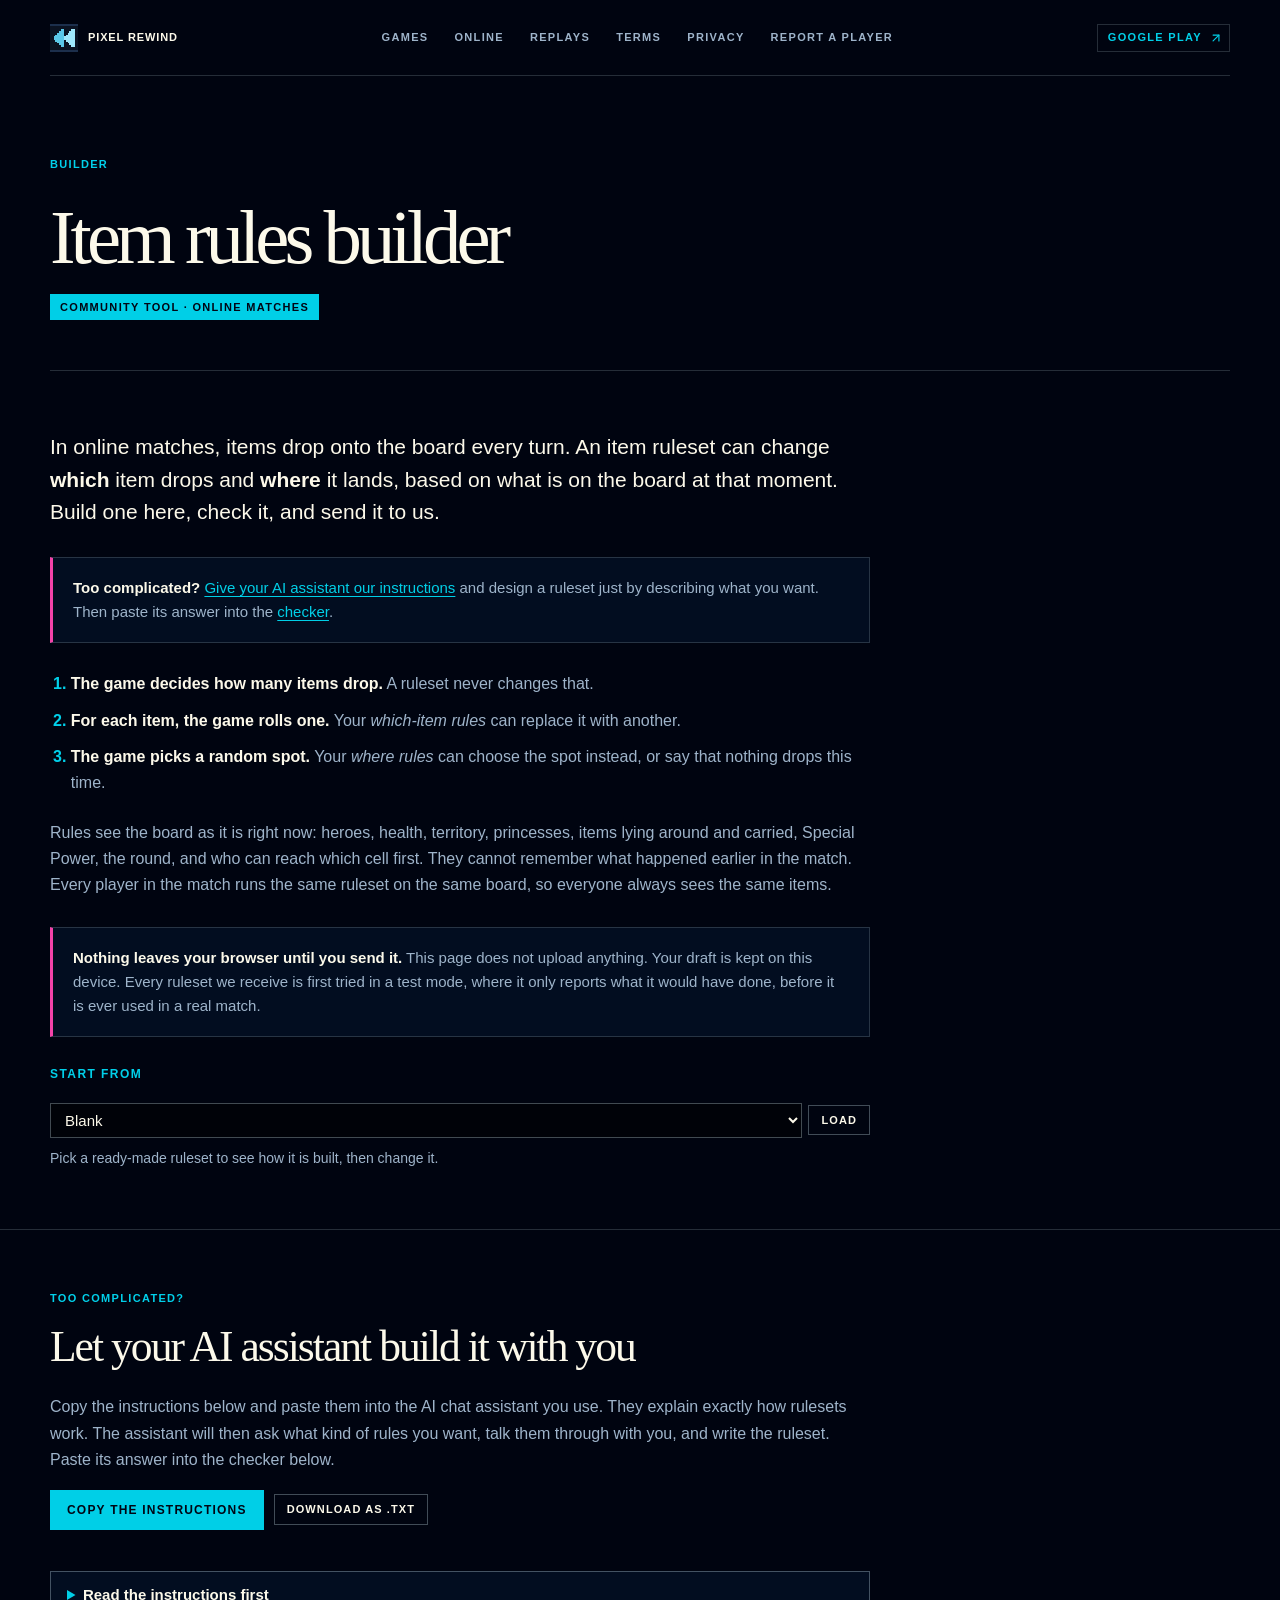
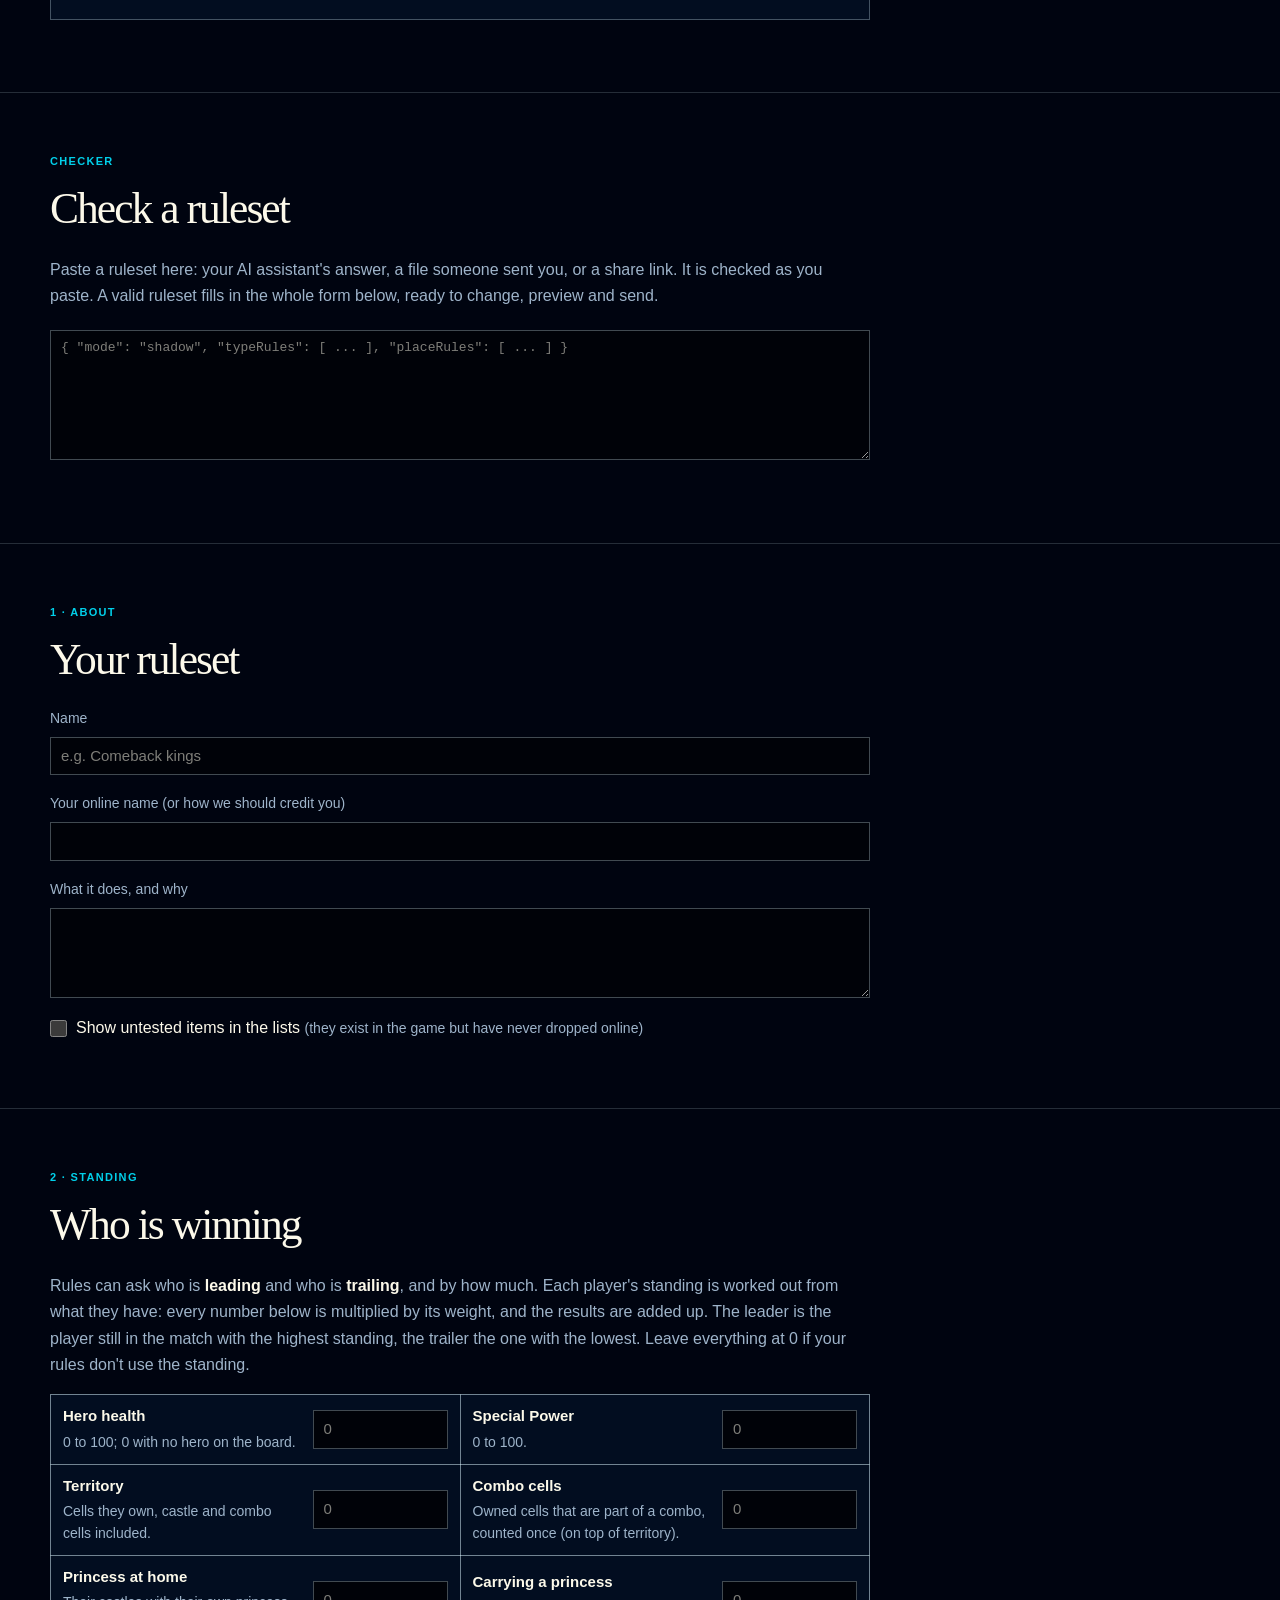
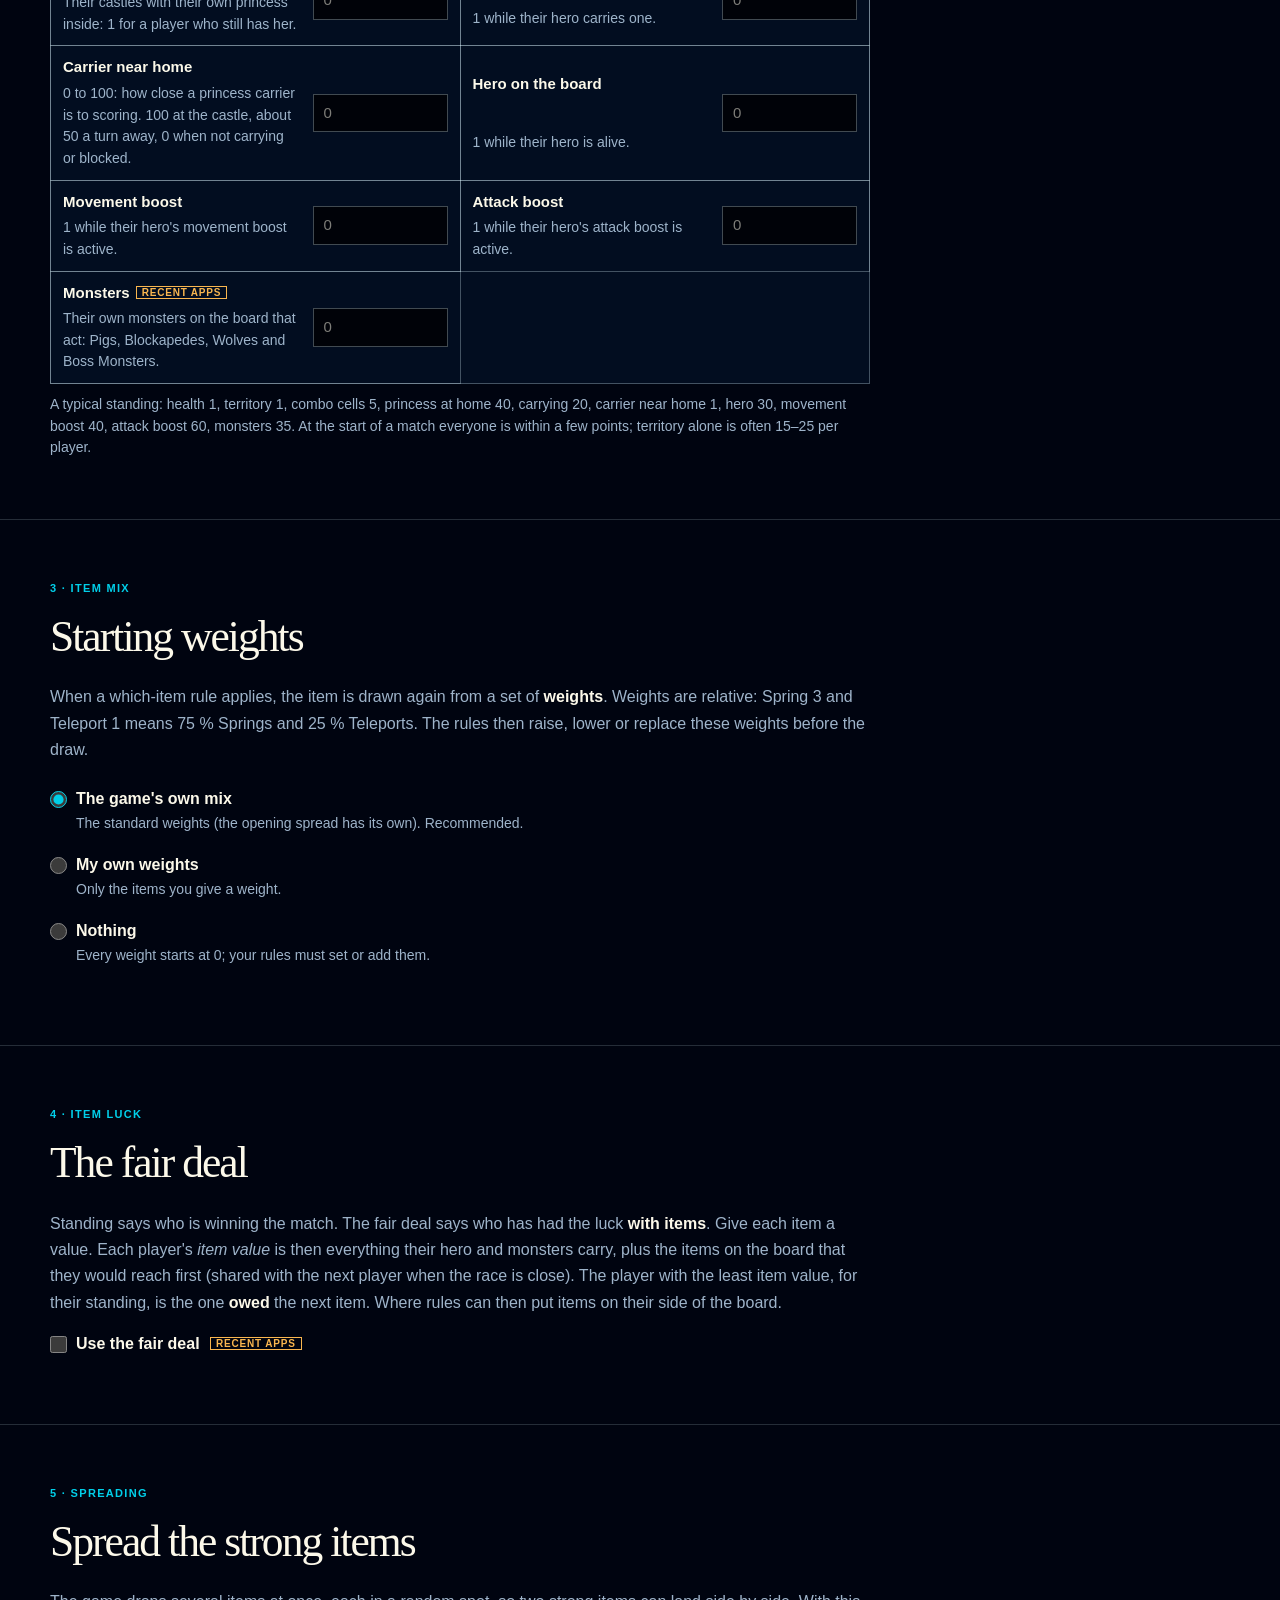
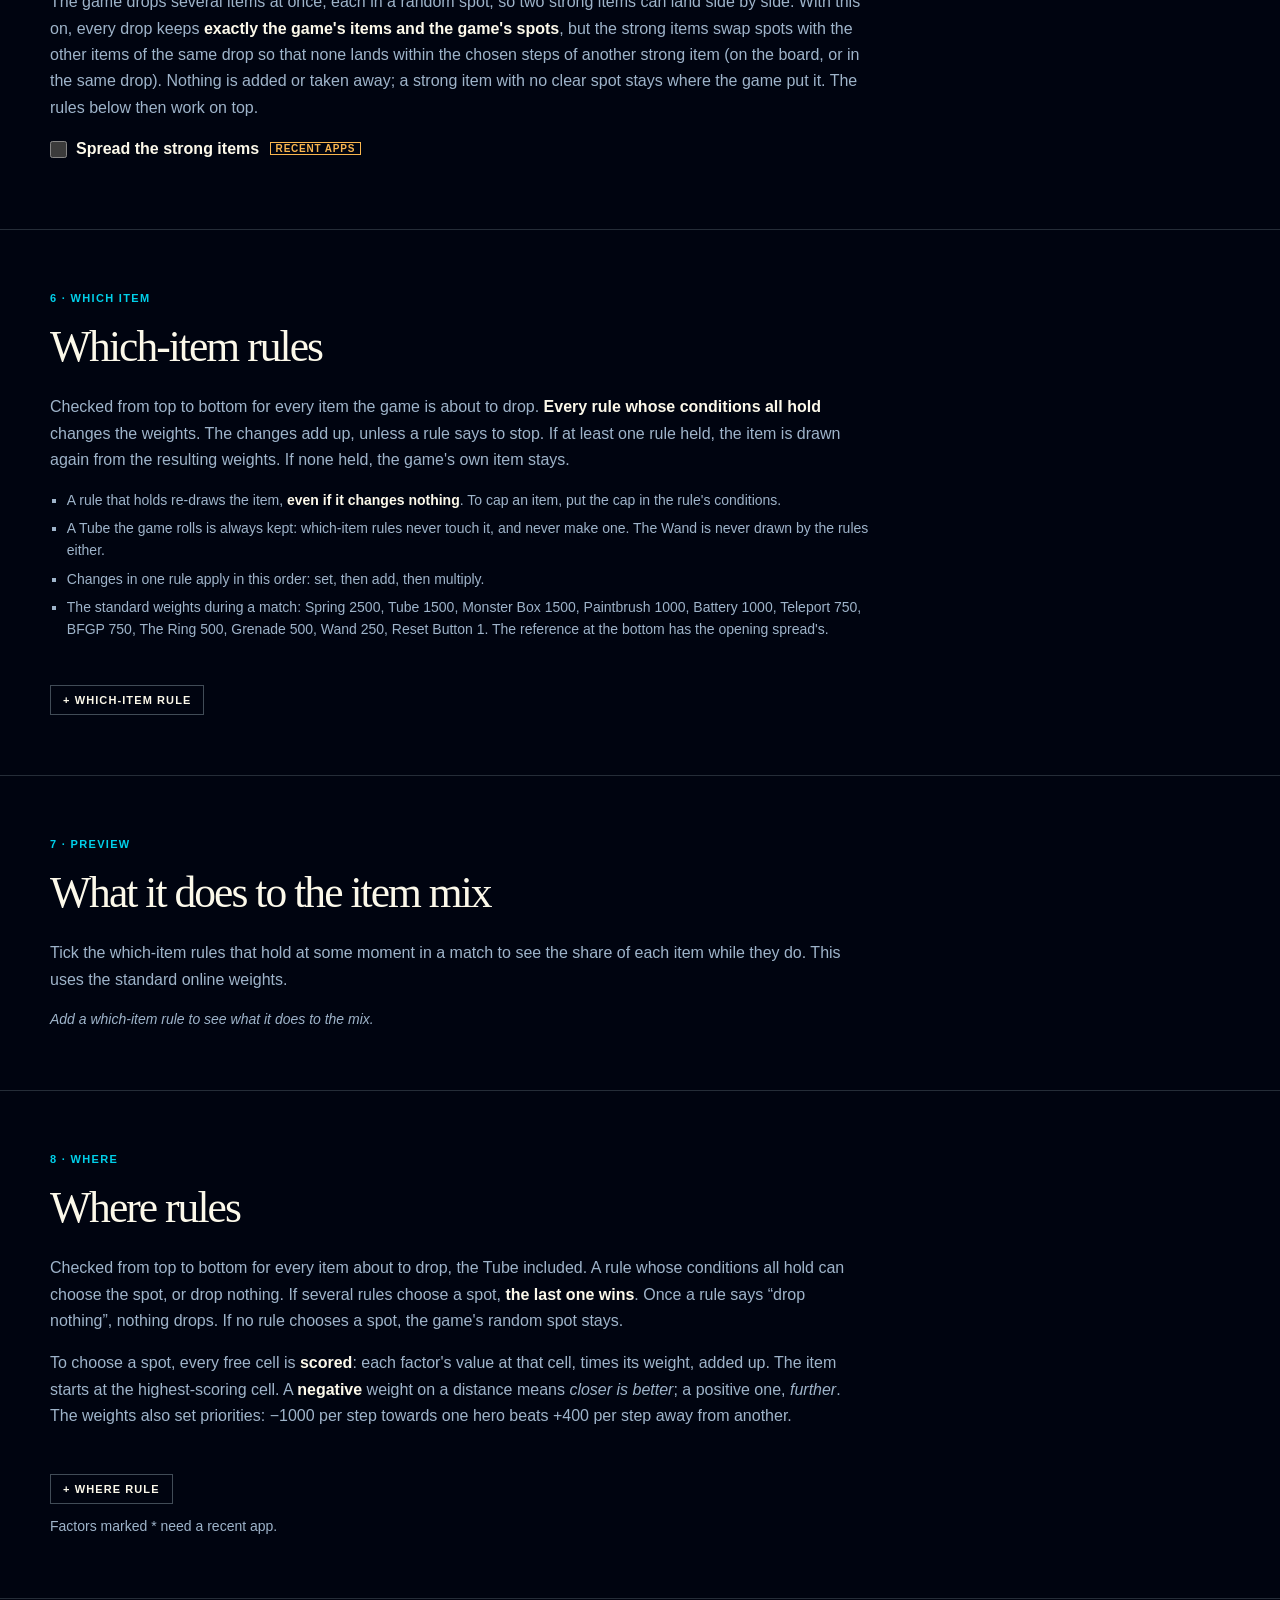
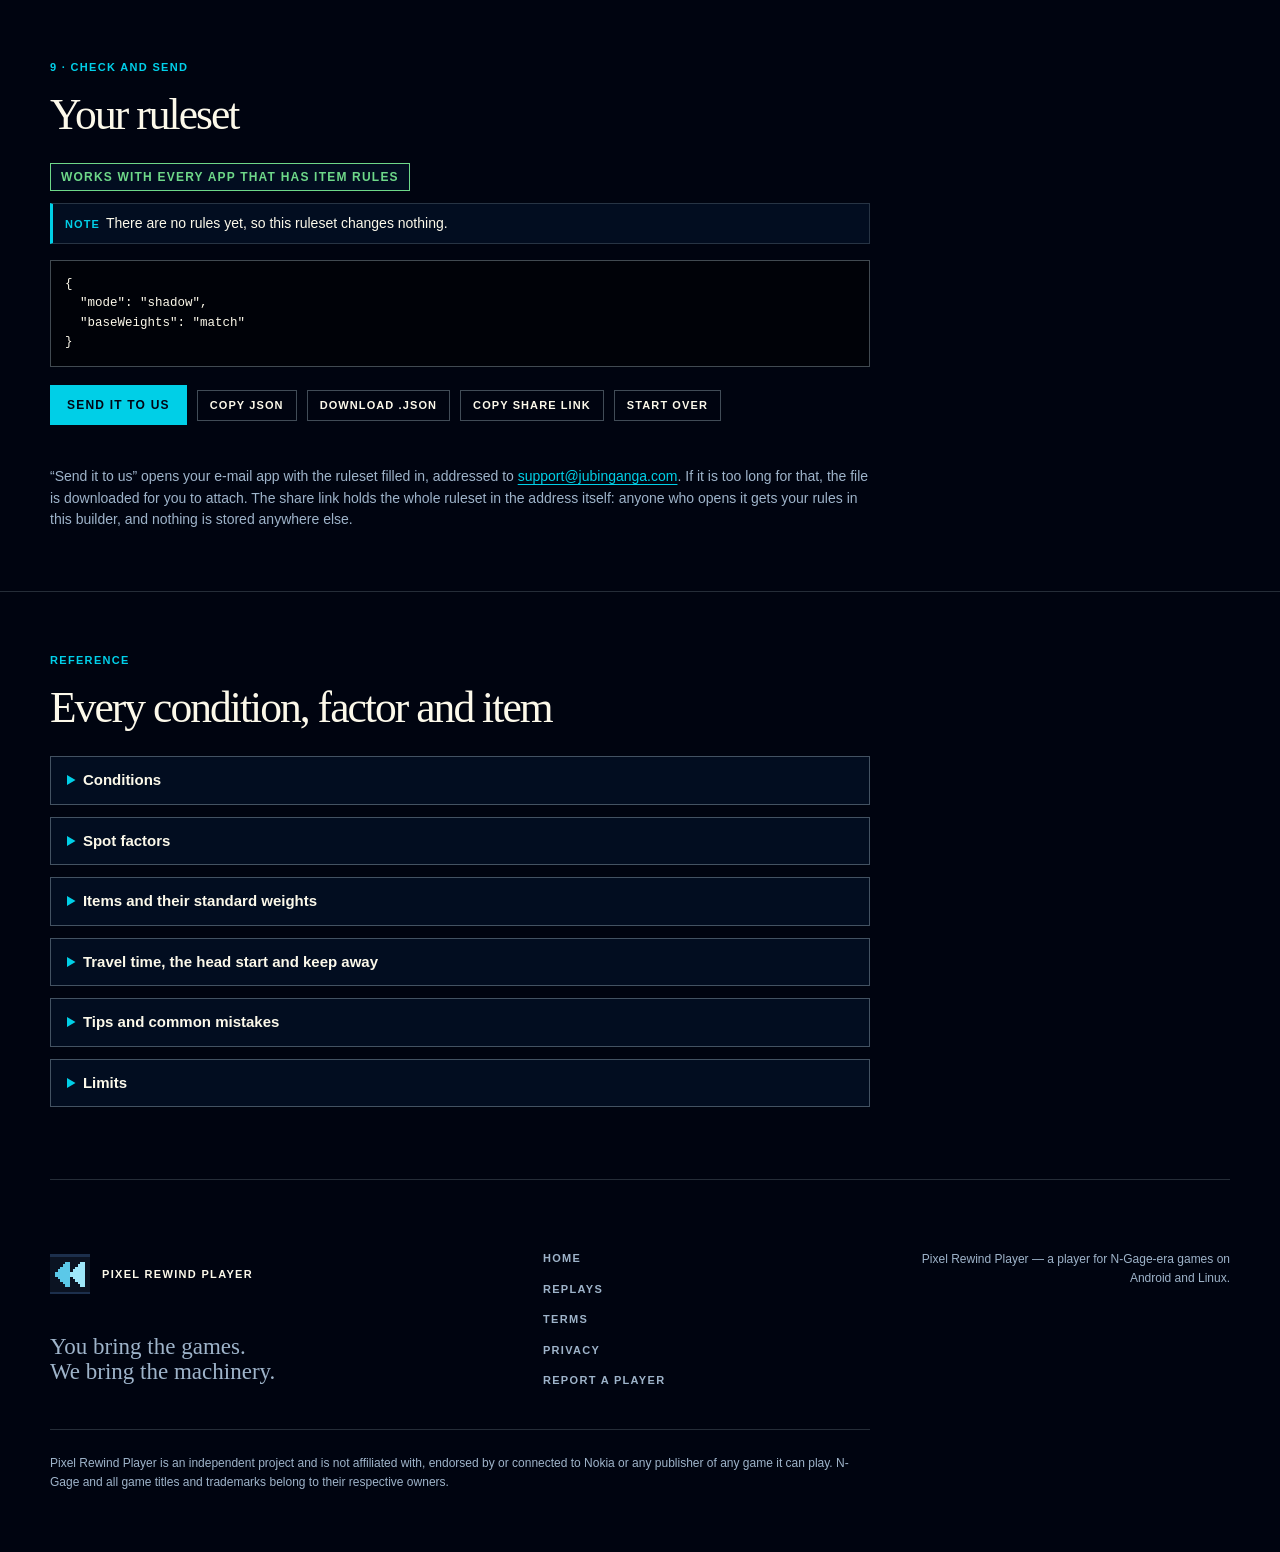
<file: item-rules-builder.html>
<!DOCTYPE html><html lang="en"><head><meta charSet="utf-8"/><meta name="viewport" content="width=device-width, initial-scale=1"/><link rel="preload" href="/img/favicon.svg" as="image"/><link rel="stylesheet" href="/_next/static/chunks/1z4snedmy69ip.css" data-precedence="next"/><link rel="stylesheet" href="/_next/static/chunks/0tj01-ekprxva.css" data-precedence="next"/><link rel="preload" as="script" fetchPriority="low" href="/_next/static/chunks/3cfn99dbrcvvp.js"/><script src="/_next/static/chunks/24oq267qibdq3.js" async=""></script><script src="/_next/static/chunks/3wbm-994r45kr.js" async=""></script><script src="/_next/static/chunks/turbopack-3-ry682tkyiqk.js" async=""></script><script src="/_next/static/chunks/0umf92h1sb77c.js" async=""></script><script src="/_next/static/chunks/1li0lzhtot_xl.js" async=""></script><meta name="theme-color" content="#0b1322"/><meta name="color-scheme" content="dark"/><title>Item rules builder — Pixel Rewind Player</title><meta name="description" content="Build an item ruleset for online matches and send it to us."/><meta name="referrer" content="no-referrer"/><meta name="robots" content="noindex, nofollow, noarchive, nosnippet, noimageindex"/><meta name="googlebot" content="noindex, nofollow, noarchive, nosnippet"/><meta name="bingbot" content="noindex, nofollow, noarchive"/><link rel="icon" href="/img/favicon.svg" type="image/svg+xml"/><link rel="apple-touch-icon" href="/apple-icon.png"/><script src="/_next/static/chunks/0cz1d0mv5g_q7.js" noModule=""></script></head><body class="antialiased"><div hidden=""><!--$--><!--/$--></div><nav class="site-nav" aria-label="Main"><a href="/" class="brand"><img src="/img/favicon.svg" alt="" width="28" height="28"/><span>PIXEL REWIND</span></a><div class="nav-links"><a href="/#games">Games</a><a href="/#online">Online</a><a href="/watch.html">Replays</a><a href="/terms.html">Terms</a><a href="/privacy.html">Privacy</a><a href="/report.html">Report a player</a></div><a class="group/button inline-flex shrink-0 items-center justify-center border bg-clip-padding font-medium whitespace-nowrap transition-all outline-none select-none focus-visible:border-ring focus-visible:ring-3 focus-visible:ring-ring/50 active:not-aria-[haspopup]:translate-y-px disabled:pointer-events-none disabled:opacity-50 aria-invalid:border-destructive aria-invalid:ring-3 aria-invalid:ring-destructive/20 dark:aria-invalid:border-destructive/50 dark:aria-invalid:ring-destructive/40 [&amp;_svg]:pointer-events-none [&amp;_svg]:shrink-0 border-border bg-background hover:bg-muted hover:text-foreground aria-expanded:bg-muted aria-expanded:text-foreground dark:border-input dark:bg-input/30 dark:hover:bg-input/50 h-7 gap-1 px-2.5 text-[0.8rem] in-data-[slot=button-group]:rounded-lg has-data-[icon=inline-end]:pr-1.5 has-data-[icon=inline-start]:pl-1.5 [&amp;_svg:not([class*=&#x27;size-&#x27;])]:size-3.5 nav-download rounded-none" href="https://play.google.com/store/apps/details?id=com.jubinganga.pixelrewindplayer&amp;hl=en">Google Play <svg xmlns="http://www.w3.org/2000/svg" width="24" height="24" viewBox="0 0 24 24" fill="none" stroke="currentColor" stroke-width="2" stroke-linecap="round" stroke-linejoin="round" class="lucide lucide-arrow-up-right" aria-hidden="true" data-icon="inline-end"><path d="M7 7h10v10"></path><path d="M7 17 17 7"></path></svg></a></nav><main class="tool-page builder"><header class="page-head section-shell"><div class="section-kicker">BUILDER</div><h1>Item rules builder</h1><p class="updated">Community tool · online matches</p></header><section><div class="wrap narrow"><p class="lede">In online matches, items drop onto the board every turn. An item ruleset can change <strong>which</strong> item drops and <strong>where</strong> it lands, based on what is on the board at that moment. Build one here, check it, and send it to us.</p><div class="callout"><p><strong>Too complicated?</strong> <a href="#ai">Give your AI assistant our instructions</a> and design a ruleset just by describing what you want. Then paste its answer into the <a href="#check">checker</a>.</p></div><ol class="online-steps"><li><strong>The game decides how many items drop.</strong> A ruleset never changes that.</li><li><strong>For each item, the game rolls one.</strong> Your <em>which-item rules</em> can replace it with another.</li><li><strong>The game picks a random spot.</strong> Your <em>where rules</em> can choose the spot instead, or say that nothing drops this time.</li></ol><p class="help">Rules see the board as it is right now: heroes, health, territory, princesses, items lying around and carried, Special Power, the round, and who can reach which cell first. They cannot remember what happened earlier in the match. Every player in the match runs the same ruleset on the same board, so everyone always sees the same items.</p><div class="callout"><p><strong>Nothing leaves your browser until you send it.</strong> This page does not upload anything. Your draft is kept on this device. Every ruleset we receive is first tried in a test mode, where it only reports what it would have done, before it is ever used in a real match.</p></div><h4>Start from</h4><div class="row"><select id="template" class="grow" aria-label="Start from a template"></select><button class="btn btn--small" type="button" data-act="template">Load</button></div><p class="hint" id="templateHint">Pick a ready-made ruleset to see how it is built, then change it.</p></div></section><section id="ai"><div class="wrap narrow"><p class="label">Too complicated?</p><h2>Let your AI assistant build it with you</h2><p class="help">Copy the instructions below and paste them into the AI chat assistant you use. They explain exactly how rulesets work. The assistant will then ask what kind of rules you want, talk them through with you, and write the ruleset. Paste its answer into the checker below.</p><div class="btn-row"><button class="btn btn--primary" type="button" data-act="copy-prompt">Copy the instructions</button><button class="btn btn--small" type="button" data-act="download-prompt">Download as .txt</button></div><p class="status" id="promptStatus" role="status"></p><details class="ref" style="margin-top:14px"><summary>Read the instructions first</summary><div><pre class="json" id="promptText"></pre></div></details></div></section><section id="check"><div class="wrap narrow"><p class="label">Checker</p><h2>Check a ruleset</h2><p class="help">Paste a ruleset here: your AI assistant&#x27;s answer, a file someone sent you, or a share link. It is checked as you paste. A valid ruleset fills in the whole form below, ready to change, preview and send.</p><textarea id="checkText" spellCheck="false" placeholder="{ &quot;mode&quot;: &quot;shadow&quot;, &quot;typeRules&quot;: [ ... ], &quot;placeRules&quot;: [ ... ] }"></textarea><div id="checkResult" style="margin-top:12px"></div></div></section><section><div class="wrap narrow"><p class="label">1 · About</p><h2>Your ruleset</h2><div id="sec-meta"></div></div></section><section><div class="wrap narrow"><p class="label">2 · Standing</p><h2>Who is winning</h2><p class="help">Rules can ask who is <strong>leading</strong> and who is <strong>trailing</strong>, and by how much. Each player&#x27;s standing is worked out from what they have: every number below is multiplied by its weight, and the results are added up. The leader is the player still in the match with the highest standing, the trailer the one with the lowest. Leave everything at 0 if your rules don&#x27;t use the standing.</p><div id="sec-score"></div></div></section><section><div class="wrap narrow"><p class="label">3 · Item mix</p><h2>Starting weights</h2><p class="help">When a which-item rule applies, the item is drawn again from a set of <strong>weights</strong>. Weights are relative: Spring 3 and Teleport 1 means 75 % Springs and 25 % Teleports. The rules then raise, lower or replace these weights before the draw.</p><div id="sec-base"></div></div></section><section><div class="wrap narrow"><p class="label">4 · Item luck</p><h2>The fair deal</h2><p class="help">Standing says who is winning the match. The fair deal says who has had the luck <strong>with items</strong>. Give each item a value. Each player&#x27;s <em>item value</em> is then everything their hero and monsters carry, plus the items on the board that they would reach first (shared with the next player when the race is close). The player with the least item value, for their standing, is the one <strong>owed</strong> the next item. Where rules can then put items on their side of the board.</p><div id="sec-deal"></div></div></section><section><div class="wrap narrow"><p class="label">5 · Spreading</p><h2>Spread the strong items</h2><p class="help">The game drops several items at once, each in a random spot, so two strong items can land side by side. With this on, every drop keeps <strong>exactly the game&#x27;s items and the game&#x27;s spots</strong>, but the strong items swap spots with the other items of the same drop so that none lands within the chosen steps of another strong item (on the board, or in the same drop). Nothing is added or taken away; a strong item with no clear spot stays where the game put it. The rules below then work on top.</p><div id="sec-draw"></div></div></section><section><div class="wrap narrow"><p class="label">6 · Which item</p><h2>Which-item rules</h2><p class="help">Checked from top to bottom for every item the game is about to drop. <strong>Every rule whose conditions all hold</strong> changes the weights. The changes add up, unless a rule says to stop. If at least one rule held, the item is drawn again from the resulting weights. If none held, the game&#x27;s own item stays.</p><ul class="hint"><li>A rule that holds re-draws the item, <strong>even if it changes nothing</strong>. To cap an item, put the cap in the rule&#x27;s conditions.</li><li>A Tube the game rolls is always kept: which-item rules never touch it, and never make one. The Wand is never drawn by the rules either.</li><li>Changes in one rule apply in this order: set, then add, then multiply.</li><li>The standard weights during a match: Spring 2500, Tube 1500, Monster Box 1500, Paintbrush 1000, Battery 1000, Teleport 750, BFGP 750, The Ring 500, Grenade 500, Wand 250, Reset Button 1. The reference at the bottom has the opening spread&#x27;s.</li></ul><div id="sec-type"></div></div></section><section><div class="wrap narrow"><p class="label">7 · Preview</p><h2>What it does to the item mix</h2><p class="help">Tick the which-item rules that hold at some moment in a match to see the share of each item while they do. This uses the standard online weights.</p><div id="sec-preview"></div></div></section><section><div class="wrap narrow"><p class="label">8 · Where</p><h2>Where rules</h2><p class="help">Checked from top to bottom for every item about to drop, the Tube included. A rule whose conditions all hold can choose the spot, or drop nothing. If several rules choose a spot, <strong>the last one wins</strong>. Once a rule says “drop nothing”, nothing drops. If no rule chooses a spot, the game&#x27;s random spot stays.</p><p class="help">To choose a spot, every free cell is <strong>scored</strong>: each factor&#x27;s value at that cell, times its weight, added up. The item starts at the highest-scoring cell. A <strong>negative</strong> weight on a distance means <em>closer is better</em>; a positive one, <em>further</em>. The weights also set priorities: −1000 per step towards one hero beats +400 per step away from another.</p><div id="sec-place"></div></div></section><section><div class="wrap narrow"><p class="label">9 · Check and send</p><h2>Your ruleset</h2><div id="sec-out"></div></div></section><section><div class="wrap narrow ref"><p class="label">Reference</p><h2>Every condition, factor and item</h2><div id="sec-ref"></div><details><summary>Travel time, the head start and keep away</summary><div><p class="help">Some factors measure <strong>travel time</strong>: how long a player&#x27;s hero takes to walk to a cell, using the game&#x27;s movement costs. 1000 is one full turn. With the standard rules, one step costs:</p><table><tbody><tr><th>Step onto</th><th>Travel time</th></tr><tr><td>own combo</td><td>16</td></tr><tr><td>own block, any castle</td><td>250</td></tr><tr><td>enemy block</td><td>500</td></tr><tr><td>neutral ground, enemy combo</td><td>666</td></tr></tbody></table><p class="help" style="margin-top:12px">A hero carrying a princess walks more slowly, and a movement boost makes it faster. A player with no hero on the board counts from their castle, a turn late. A cell nobody can get to counts as 100 000 (100 turns).</p><p class="help">The <strong>head start</strong> of a where rule is the lead the owed player should have over their nearest rival. Pair it with the factor “distance from the target lead” at a negative weight:</p><table><tbody><tr><th>Head start</th><th>The item lands</th></tr><tr><td>0</td><td>as an even race between the owed player and their nearest rival</td></tr><tr><td>250</td><td>a little on the owed player&#x27;s side (one own-block step)</td></tr><tr><td>1000</td><td>a full turn on their side: theirs to take</td></tr><tr><td>100000</td><td>at their feet</td></tr></tbody></table><p class="help" style="margin-top:12px">Leads come in whole steps, so the item lands on the nearest lead the board allows. On open neutral ground a step is 666.</p><p class="help"><strong>Keep away</strong> keeps items from landing next to a hero. A where rule has two settings: <em>steps</em> (cells from a hero) and <em>walking time</em> (the fastest player&#x27;s travel time, 1000 per turn). Pair them with the factors “steps short of keep away” and “walking time short of keep away” at large negative weights, and use the condition “the game&#x27;s spot is too close to a hero” so only the items that would land too close are moved. A little weight on “steps from the game&#x27;s spot” keeps each item as near as possible to where the game would have put it.</p><table><tbody><tr><th>Keep away</th><th>With standard movement costs</th></tr><tr><td>4 steps</td><td>at least 4 cells from every hero; across neutral ground a hero needs nearly 3 turns to get there, but only 1 turn across their own blocks</td></tr><tr><td>2000 of walking</td><td>wherever every hero needs at least two turns, so the further a hero can walk in a turn (boosts, long chains of own blocks), the further away the item lands</td></tr></tbody></table></div></details><details><summary>Tips and common mistakes</summary><div><ul class="help"><li><strong>No starting weights means all zero.</strong> A rule that only multiplies then changes nothing, and the game&#x27;s own item stays.</li><li><strong>Multiplying can&#x27;t bring an item in.</strong> 0 × 2 is still 0. Use <em>add</em> or <em>set</em>.</li><li><strong>Random spread needs the right weight.</strong> “Random” goes from 0 to 255. With weight 1 next to distances of 1000 per step it only breaks ties. Next to 10 per step it lets the item land almost anywhere.</li><li><strong>Steps and travel time are different scales.</strong> One neutral step is 1 in a distance but 666 in a travel time.</li><li><strong>Standing thresholds depend on the standing weights.</strong> Change a weight and every “lead ≥ 50” condition means something else.</li><li><strong>Leave the opening alone</strong> by adding “Opening spread is No” to a rule.</li><li><strong>OR</strong> is two rules with the same changes. <strong>Otherwise</strong> is specific rules with “stop” first, then a rule with no conditions last.</li><li><strong>Untested items</strong> exist in the game but have never dropped in an online match. Rules can make them, but nobody knows yet how they behave there.</li></ul></div></details><details><summary>Limits</summary><div><p class="help">Up to 32 which-item rules and 32 where rules, 8 conditions per rule. Weights ±1 000 000, multipliers 0 to 1000 (up to three decimals), item values 0 to 10 000, head start ±100 000, keep away 0 to 128 steps and 0 to 100 000 of walking time. Condition values are whole numbers.</p></div></details></div></section></main><footer class="footer section-shell"><div class="footer-brand"><img src="/img/favicon.svg" alt="" width="40" height="40"/><strong>PIXEL REWIND PLAYER</strong><p>You bring the games.<br/>We bring the machinery.</p></div><nav class="footer-links" aria-label="Footer"><a href="/">Home</a><a href="/watch.html">Replays</a><a href="/terms.html">Terms</a><a href="/privacy.html">Privacy</a><a href="/report.html">Report a player</a></nav><p class="copyright">Pixel Rewind Player — a player for N-Gage-era games on Android and Linux.</p><p class="disclaimer">Pixel Rewind Player is an independent project and is not affiliated with, endorsed by or connected to Nokia or any publisher of any game it can play. N-Gage and all game titles and trademarks belong to their respective owners.</p></footer><!--$--><!--/$--><script id="_R_">(globalThis["TURBOPACK"] || (globalThis["TURBOPACK"] = [])).push({"otherChunks":["static/chunks/3cfn99dbrcvvp.js","static/chunks/24oq267qibdq3.js","static/chunks/3wbm-994r45kr.js"],"runtimeModuleIds":[94553]});</script><script src="/_next/static/chunks/3cfn99dbrcvvp.js" async=""></script><script>(self.__next_f=self.__next_f||[]).push([0])</script><script>self.__next_f.push([1,"1:\"$Sreact.fragment\"\n2:\"/_next/static/chunks/0umf92h1sb77c.js\"\n3:I[39756,[\"$2\"],\"default\"]\n4:I[37457,[\"$2\"],\"default\"]\n8:\"/_next/static/chunks/1li0lzhtot_xl.js\"\n9:I[5014,[\"$2\",\"$8\"],\"default\"]\n1d:\"ViewportBoundary\"\n1e:I[97367,[\"$2\"],\"$1d\"]\n20:\"MetadataBoundary\"\n21:I[97367,[\"$2\"],\"$20\"]\n22:\"$Sreact.suspense\"\n24:I[68027,[\"$2\"],\"default\",1]\n:HL[\"/_next/static/chunks/1z4snedmy69ip.css\",\"style\"]\n:HL[\"/_next/static/chunks/0tj01-ekprxva.css\",\"style\"]\n:HL[\"/img/favicon.svg\",\"image\"]\n6:X\n7:[[\"children\",{\"s\":\"__PAGE__\",\"h\":512,\"d\":{\"r\":[\"$\",\"$1\",\"c\",{\"children\":[[[\"$\",\"nav\",null,{\"className\":\"site-nav\",\"aria-label\":\"Main\",\"children\":[[\"$\",\"a\",null,{\"href\":\"/\",\"className\":\"brand\",\"children\":[[\"$\",\"img\",null,{\"src\":\"/img/favicon.svg\",\"alt\":\"\",\"width\":28,\"height\":28}],[\"$\",\"span\",null,{\"children\":\"PIXEL REWIND\"}]]}],[\"$\",\"div\",null,{\"className\":\"nav-links\",\"children\":[[\"$\",\"a\",null,{\"href\":\"/#games\",\"children\":\"Games\"}],[\"$\",\"a\",null,{\"href\":\"/#online\",\"children\":\"Online\"}],[[\"$\",\"a\",\"watch\",{\"href\":\"/watch.html\",\"aria-current\":\"$undefined\",\"children\":\"Replays\"}],[\"$\",\"a\",\"terms\",{\"href\":\"/terms.html\",\"aria-current\":\"$undefined\",\"children\":\"Terms\"}],[\"$\",\"a\",\"privacy\",{\"href\":\"/privacy.html\",\"aria-current\":\"$undefined\",\"children\":\"Privacy\"}],[\"$\",\"a\",\"report\",{\"href\":\"/report.html\",\"aria-current\":\"$undefined\",\"children\":\"Report a player\"}]]]}],[\"$\",\"a\",null,{\"className\":\"group/button inline-flex shrink-0 items-center justify-center border bg-clip-padding font-medium whitespace-nowrap transition-all outline-none select-none focus-visible:border-ring focus-visible:ring-3 focus-visible:ring-ring/50 active:not-aria-[haspopup]:translate-y-px disabled:pointer-events-none disabled:opacity-50 aria-invalid:border-destructive aria-invalid:ring-3 aria-invalid:ring-destructive/20 dark:aria-invalid:border-destructive/50 dark:aria-invalid:ring-destructive/40 [\u0026_svg]:pointer-events-none [\u0026_svg]:shrink-0 border-border bg-background hover:bg-muted hover:text-foreground aria-expanded:bg-muted aria-expanded:text-foreground dark:border-input dark:bg-input/30 dark:hover:bg-input/50 h-7 gap-1 px-2.5 text-[0.8rem] in-data-[slot=button-group]:rounded-lg has-data-[icon=inline-end]:pr-1.5 has-data-[icon=inline-start]:pl-1.5 [\u0026_svg:not([class*='size-'])]:size-3.5 nav-download rounded-none\",\"href\":\"https://play.google.com/store/apps/details?id=com.jubinganga.pixelrewindplayer\u0026hl=en\",\"children\":[\"Google Play \",[\"$\",\"$L9\",null,{\"ref\":\"$undefined\",\"icon\":{\"name\":\"arrow-up-right\",\"size\":24,\"node\":[[\"path\",{\"d\":\"M7 7h10v10\",\"key\":\"1tivn9\"}],[\"path\",{\"d\":\"M7 17 17 7\",\"key\":\"1vkiza\"}]]},\"className\":\"$undefined\",\"data-icon\":\"inline-end\"}]]}]]}],[\"$\",\"main\",null,{\"className\":\"tool-page builder\",\"children\":[[\"$\",\"header\",null,{\"className\":\"page-head section-shell\",\"children\":[[\"$\",\"div\",null,{\"className\":\"section-kicker\",\"children\":\"BUILDER\"}],[\"$\",\"h1\",null,{\"children\":\"Item rules builder\"}],\"$La\"]}],\"$Lb\",\"$Lc\",\"$Ld\",\"$Le\",\"$Lf\",\"$L10\",\"$L11\",\"$L12\",\"$L13\",\"$L14\",\"$L15\",\"$L16\",\"$L17\"]}],\"$L18\",\"$L19\"],[\"$L1a\",\"$L1b\"],\"$L1c\"]}],\"p\":false,\"v\":null}}]]\n5:[[\"children\",{\"s\":\"item-rules-builder\",\"h\":512,\"d\":{\"r\":[\"$\",\"$1\",\"c\",{\"children\":[null,[\"$\",\"$L3\",null,{\"parallelRouterKey\":\"children\",\"error\":\"$undefined\",\"errorStyles\":\"$undefined\",\"errorScripts\":\"$undefined\",\"template\":[\"$\",\"$L4\",null,{}],\"templateStyles\":\"$undefined\",\"templateScripts\":\"$undefined\",\"notFound\":\"$undefined\",\"forbidden\":\"$undefined\",\"unauthorized\":\"$undefined\"}]]}],\"p\":false,\"v\":\"$6\"},\"c\":\"$Q7\"}]]\n0:{\"P\":null,\"c\":[\"\",\"item-rules-builder\"],\"q\":\"\",\"i\":false,\"t\":{\"t\":{\"s\":\"\",\"h\":528,\"d\":{\"r\":[\"$\",\"$1\",\"c\",{\"children\":[[[\"$\",\"link\",\"0\",{\"rel\":\"stylesheet\",\"href\":\"/_next/static/chunks/1z4snedmy69ip.css\",\"precedence\":\"next\",\"crossOrigin\":\"$undefined\",\"nonce\":\"$undefined\"}],[\"$\",\"script\",\"script-0\",{\"src\":\"/_next/static/chunks/0umf92h1sb77c.js\",\"async\":true,\"nonce\":\"$undefined\"}]],[\"$\",\"html\",null,{\"lang\":\"en\",\"children\":[\"$\",\"body\",null,{\"className\":\"antialiased\",\"children\":[\"$\",\"$L3\",null,{\"parallelRouterKey\":\"children\",\"error\":\"$undefined\",\"errorStyles\":\"$undefined\",\"errorScripts\":\"$undefined\",\"template\":[\"$\",\"$L4\",null,{}],\"templateStyles\":\"$undefined\",\"templateScripts\":\"$undefined\",\"notFound\":[[[\"$\",\"title\",null,{\"children\":\"404: This page could not be found.\"}],[\"$\",\"div\",null,{\"style\":{\"fontFamily\":\"system-ui,\\\"Segoe UI\\\",Roboto,Helvetica,Arial,sans-serif,\\\"Apple Color Emoji\\\",\\\"Segoe UI Emoji\\\"\",\"height\":\"100vh\",\"textAlign\":\"center\",\"display\":\"flex\",\"flexDirection\":\"column\",\"alignItems\":\"center\",\"justifyContent\":\"center\"},\"children\":[\"$\",\"div\",null,{\"children\":[[\"$\",\"style\",null,{\"dangerouslySetInnerHTML\":{\"__html\":\"body{color:#000;background:#fff;margin:0}.next-error-h1{border-right:1px solid rgba(0,0,0,.3)}@media (prefers-color-scheme:dark){body{color:#fff;background:#000}.next-error-h1{border-right:1px solid rgba(255,255,255,.3)}}\"}}],[\"$\",\"h1\",null,{\"className\":\"next-error-h1\",\"style\":{\"display\":\"inline-block\",\"margin\":\"0 20px 0 0\",\"padding\":\"0 23px 0 0\",\"fontSize\":24,\"fontWeight\":500,\"verticalAlign\":\"top\",\"lineHeight\":\"49px\"},\"children\":404}],[\"$\",\"div\",null,{\"style\":{\"display\":\"inline-block\"},\"children\":[\"$\",\"h2\",null,{\"style\":{\"fontSize\":14,\"fontWeight\":400,\"lineHeight\":\"49px\",\"margin\":0},\"children\":\"This page could not be found.\"}]}]]}]}]],[]],\"forbidden\":\"$undefined\",\"unauthorized\":\"$undefined\"}]}]}]]}],\"p\":false,\"v\":null},\"c\":\"$Q5\"},\"h\":{\"r\":[\"$\",\"$1\",\"h\",{\"children\":[null,[\"$\",\"$L1e\",null,{\"children\":\"$L1f\"}],[\"$\",\"$L21\",null,{\"children\":[[\"$\",\"div\",null,{\"hidden\":true,\"children\":[\"$\",\"$22\",null,{\"name\":\"Next.Metadata\",\"children\":\"$L23\"}]}],null]}],null]}],\"p\":false,\"v\":null}},\"m\":\"$undefined\",\"G\":[\"$24\",[[\"$\",\"link\",\"0\",{\"rel\":\"stylesheet\",\"href\":\"/_next/static/chunks/1z4snedmy69ip.css\",\"precedence\":\"next\",\"crossOrigin\":\"$undefined\",\"nonce\":\"$undefined\"}]]],\"S\":true,\"r\":\"$undefined\",\"s\":\"$undefined\",\"a\":\"$undefined\",\"l\":\"$undefined\",\"p\":\"$undefined\",\"d\":\"$undefined\",\"b\":\"QyBW6Jjj86iJEW_K3UT8w\"}\n2e:I[91284,[\"$2\",\"$8\"],\"BuilderScripts\"]\n2f:I[97367,[\"$2\"],\"OutletBoundary\"]\n6:C\na:[\"$\",\"p\",null,{\"className\":\"updated\",\"children\":\"Community tool · online matches\"}]\nb:[\"$\",\"section\",null,{\"children\":[\"$\",\"div\",null,{\"className\":\"wrap narrow\",\"children\":[[\"$\",\"p\",null,{\"className\":\"lede\",\"children\":[\"In online matches, items drop onto the board every turn. An item ruleset can change \",[\"$\",\"strong\",null,{\"children\":\"which\"}],\" item drops and \",[\"$\",\"strong\",null,{\"children\":\"where\"}],\" it lands, based on what is on the board at that moment. Build one here, check it, and send it to us.\"]}],[\"$\",\"div\",null,{\"className\":\"callout\",\"children\":[\"$\",\"p\",null,{\"children\":[[\"$\",\"strong\",null,{\"children\":\"Too complicated?\"}],\" \",[\"$\",\"a\",null,{\"href\":\"#ai\",\"children\":\"Give your AI assistant our instructions\"}],\" and design a ruleset just by describing what you want. Then paste its answer into the \",[\"$\",\"a\",null,{\"href\":\"#check\",\"children\":\"checker\"}],\".\"]}]}],[\"$\",\"ol\",null,{\"className\":\"online-steps\",\"children\":[[\"$\",\"li\",null,{\"children\":[[\"$\",\"strong\",null,{\"children\":\"The game decides how many items drop.\"}],\" A ruleset never changes that.\"]}],[\"$\",\"li\",null,{\"children\":[[\"$\",\"strong\",null,{\"children\":\"For each item, the game rolls one.\"}],\" Your \",[\"$\",\"em\",null,{\"children\":\"which-item rules\"}],\" can replace it with another.\"]}],[\"$\",\"li\",null,{\"children\":[[\"$\",\"strong\",null,{\"children\":\"The game picks a random spot.\"}],\" Your \",[\"$\",\"em\",null,{\"children\":\"where rules\"}],\" can choose the spot instead, or say that nothing drops this time.\"]}]]}],[\"$\",\"p\",null,{\"className\":\"help\",\"children\":\"Rules see the board as it is right now: heroes, health, territory, princesses, items lying around and carried, Special Power, the round, and who can reach which cell first. They cannot remember what happened earlier in the match. Every player in the match runs the same ruleset on the same board, so everyone always sees the same items.\"}],[\"$\",\"div\",null,{\"className\":\"callout\",\"children\":[\"$\",\"p\",null,{\"children\":[[\"$\",\"strong\",null,{\"children\":\"Nothing leaves your browser until you send it.\"}],\" This page does not upload anything. Your draft is kept on this device. Every ruleset we receive is first tried in a test mode, where it only reports what it would have done, before it is ever used in a real match.\"]}]}],[\"$\",\"h4\",null,{\"children\":\"Start from\"}],[\"$\",\"div\",null,{\"className\":\"row\",\"children\":[[\"$\",\"select\",null,{\"id\":\"template\",\"className\":\"grow\",\"aria-label\":\"Start from a template\"}],[\"$\",\"button\",null,{\"className\":\"btn btn--small\",\"type\":\"button\",\"data-act\":\"template\",\"children\":\"Load\"}]]}],[\"$\",\"p\",null,{\"className\":\"hint\",\"id\":\"templateHint\",\"children\":\"Pick a ready-made ruleset to see how it is built, then change it.\"}]]}]}]\nc:[\"$\",\"section\",null,{\"id\":\"ai\",\"children\":[\"$\",\"div\",null,{\"className\":\"wrap narrow\",\"children\":[[\"$\",\"p\",null,{\"className\":\"label\",\"children\":\"Too complicated?\"}],[\"$\",\"h2\",null,{\"children\":\"Let your AI assistant build it with you\"}],[\"$\",\"p\",null,{\"className\":\"help\",\"children\":\"Copy the instructions below and paste them into the AI chat assistant you use. They explain exactly how rulesets work. The assistant will then ask what kind of rules you want, talk them through with you, and write the ruleset. Paste its answer into the checker below.\"}],[\"$\",\"div\",null,{\"className\":\"btn-row\",\"children\":[[\"$\",\"button\",null,{\"className\":\"btn btn--primary\",\"type\":\"button\",\"data-act\":\"copy-prompt\",\"children\":\"Copy the instructions\"}],[\"$\",\"button\",null,{\"className\":\"btn btn--small\",\"type\":\"button\",\"data-act\":\"download-prompt\",\"children\":\"Download as .txt\"}]]}],[\"$\",\"p\",null,{\"className\":\"status\",\"id\":\"promptStatus\",\"role\":\"status\"}],[\"$\",\"details\",null,{\"className\":\"ref\",\"style\":{\"marginTop\":\"14px\"},\"children\":[[\"$\",\"summary\",null,{\"children\":\"Read the instructions first\"}],[\"$\",\"div\",null,{\"children\":[\"$\",\"pre\",null,{\"className\":\"json\",\"id\":\"promptText\"}]}]]}]]}]}]\nd:[\"$\",\"section\",null,{\"id\":\"check\",\"children\":[\"$\",\"div\",null,{\"className\":\"wrap narrow\",\"children\":[[\"$\",\"p\",null,{\"className\":\"label\",\"children\":\"Checker\"}],[\"$\",\"h2\",null,{\"children\":\"Check a ruleset\"}],[\"$\",\"p\",null,{\"className\":\"help\",\"children\":\"Paste a ruleset here: your AI assistant's answer, a file someone sent you, or a share link. It is checked as you paste. A valid ruleset fills in the whole form below, ready to change, preview and send.\"}],[\"$\",\"textarea\",null,{\"id\":\"checkText\",\"spellCheck\":\"false\",\"placeholder\":\"{ \\\"mode\\\": \\\"shadow\\\", \\\"typeRules\\\": [ ... ], \\\"placeRules\\\": [ ... ] }\"}],[\"$\",\"div\",null,{\"id\":\"checkResult\",\"style\":{\"marginTop\":\"12px\"}}]]}]}]\ne:[\"$\",\"section\",null,{\"children\":[\"$\",\"div\",null,{\"className\":\"wrap narrow\",\"children\":[[\"$\",\"p\",null,{\"className\":\"label\",\"children\":\"1 · About\"}],[\"$\",\"h2\",null,{\"children\":\"Your ruleset\"}],[\"$\",\"div\",null,{\"id\":\"sec-meta\"}]]}]}]\nf:[\"$\",\"section\",null,{\"children\":[\"$\",\"div\",null,{\"className\":\"wrap narrow\",\"children\":[[\"$\",\"p\",null,{\"className\":\"label\",\"children\":\"2 · Standing\"}],[\"$\",\"h2\",null,{\"children\":\"Who is winning\"}],[\"$\",\"p\",null,{\"className\":\"help\",\"children\":[\"Rules can ask who is \",[\"$\",\"strong\",null,{\"children\":\"leading\"}],\" and who is \",[\"$\",\"strong\",null,{\"children\":\"trailing\"}],\", and by how much. Each player's standing is worked out from what they have: every number below is multiplied by its weight, and the results are added up. The leader is the player still in the match with the highest standing, the trailer the one with the lowest. Leave everything at 0 if your rules don't use the standing.\"]}],[\"$\",\"div\",null,{\"id\":\"sec-score\"}]]}]}]\n10:[\"$\",\"section\",null,{\"children\":[\"$\",\"div\",null,{\"className\":\"wrap narrow\",\"children\":[[\"$\",\"p\",null,{\"className\":\"label\",\"children\":\"3 · Item mix\"}],[\"$\",\"h2\",null,{\"children\":\"Starting weights\"}],[\"$\",\"p\",null,{\"className\":\"help\",\"children\":[\"When a which-item rule applies, the item is drawn again from a set of \",[\"$\",\"strong\",null,{\"children\":\"weights\"}],\". Weights are relative: Spring 3 and Teleport 1 means 75 % Springs and 25 % Teleports. The rules then raise, lower or replace these weights before the draw.\"]}],[\"$\",\"div\",null,{\"id\":\"sec-base\"}]]}]}]\n11:[\"$\",\"section\",null,{\"children\":[\"$\",\"div\",null,{\"className\":\"wrap narrow\",\"children\":[[\"$\",\"p\",null,{\"className\":\"label\",\"children\":\"4 · Item luck\"}],[\"$\",\"h2\",null,{\"children\":\"The fair deal\"}],[\"$\",\"p\",null,{\"className\":\"help\",\"children\":[\"Standing says who is winning the match. The fair deal says who has had the luck \",[\"$\",\"strong\",null,{\"children\":\"with items\"}],\". Give each item a value. Each player's \",[\"$\",\"em\",null,{\"children\":\"item value\"}],\" is then everything their hero and monsters carry, plus the items on the board that they would reach first (shared with the next player when the race is close). The player with the least item value, for their standing, is the one \",[\"$\",\"strong\",null,{\"children\":\"owed\"}],\" the next item. Where rules can then put items on their side of the board.\"]}],[\"$\",\"div\",null,{\"id\":\"sec-deal\"}]]}]}]\n12:[\"$\",\"section\",null,{\"children\":[\"$\",\"div\",null,{\"className\":\"wrap narrow\",\"children\":[[\"$\",\"p\",null,{\"className\":\"label\",\"children\":\"5 · Spreading\"}],[\"$\",\"h2\",null,{\"children\":\"Spread the strong items\"}],[\"$\",\"p\",null,{\"className\":\"help\",\"children\":[\"The game drops several items at once, each in a random spot, so two strong items can land side by side. With this on, every drop keeps \",[\"$\",\"strong\",null,{\"children\":\"exactly the game's items and the game's spots\"}],\", but the strong items swap spots with the other items of the same drop so that none lands within the chosen steps of another strong item (on the board, or in the same drop). Nothing is added or taken away; a strong item with no clear spot stays where the game put it. The rules below then work on top.\"]}],[\"$\",\"div\",null,{\"id\":\"sec-draw\"}]]}]}]\n13:[\"$\",\"section\",null,{\"children\":[\"$\",\"div\",null,{\"className\":\"wrap narrow\",\"children\":[[\"$\",\"p\",null,{\"className\":\"label\",\"children\":\"6 · Which item\"}],[\"$\",\"h2\",null,{\"children\":\"Which-item rules\"}],[\"$\",\"p\",null,{\"className\":\"help\",\"children\":[\"Checked from top to bottom for every item the game is about to drop. \",[\"$\",\"strong\",null,{\"children\":\"Every rule whose conditions all hold\"}],\" changes the weights. The changes add up, unless a rule says to stop. If at least one rule held, the item is drawn again from the resulting weights. If none held, the game's own item stays.\"]}],[\"$\",\"ul\",null,{\"className\":\"hint\",\"children\":[[\"$\",\"li\",null,{\"children\":[\"A rule that holds re-draws the item, \",[\"$\",\"strong\",null,{\"children\":\"even if it changes nothing\"}],\". To cap an item, put the cap in the rule's conditions.\"]}],[\"$\",\"li\",null,{\"children\":\"A Tube the game rolls is always kept: which-item rules never touch it, and never make one. The Wand is never drawn by the rules either.\"}],[\"$\",\"li\",null,{\"children\":\"Changes in one rule apply in this order: set, then add, then multiply.\"}],[\"$\",\"li\",null,{\"children\":\"The standard weights during a match: Spring 2500, Tube 1500, Monster Box 1500, Paintbrush 1000, Battery 1000, Teleport 750, BFGP 750, The Ring 500, Grenade 500, Wand 250, Reset Button 1. The reference at the bottom has the opening spread's.\"}]]}],[\"$\",\"div\",null,{\"id\":\"sec-type\"}]]}]}]\n14:[\"$\",\"section\",null,{\"children\":[\"$\",\"div\",null,{\"className\":\"wrap narrow\",\"children\":[[\"$\",\"p\",null,{\"className\":\"label\",\"children\":\"7 · Preview\"}],[\"$\",\"h2\",null,{\"children\":\"What it does to the item mix\"}],[\"$\",\"p\",null,{\"className\":\"help\",\"children\":\"Tick the which-item rules that hold at some moment in a match to see the share of each item while they do. This uses the standard online weights.\"}],[\"$\",\"div\",null,{\"id\":\"sec-preview\"}]]}]}]\n15:[\"$\",\"section\",null,{\"children\":[\"$\",\"div\",null,{\"className\":\"wrap narrow\",\"children\":[[\"$\",\"p\",null,{\"className\":\"label\",\"children\":\"8 · Where\"}],[\"$\",\"h2\",null,{\"children\":\"Where rules\"}],[\"$\",\"p\",null,{\"className\":\"help\",\"children\":[\"Checked from top to bottom for every item about to drop, the Tube included. A rule whose conditions all hold can choose the spot, or drop nothing. If several rules choose a spot, \",[\"$\",\"strong\",null,{\"children\":\"the last one wins\"}],\". Once a rule says “drop nothing”, nothing drops. If no rule chooses a spot, the game's random spot stays.\"]}],[\"$\",\"p\",null,{\"className\":\"help\",\"children\":[\"To choose a spot, every free cell is \",[\"$\",\"strong\",null,{\"children\":\"scored\"}],\": each factor's value at that cell, times its weight, added up. The item starts at the highest-scoring cell. A \",[\"$\",\"strong\",null,{\"children\":\"negative\"}],\" weight on a distance means \",[\"$\",\"em\",null,{\"children\":\"closer is better\"}],\"; a positive one, \",[\"$\",\"em\",null,{\"children\":\"further\"}],\". The weights also set priorities: −1000 per step towards one hero beats +400 per step away from another.\"]}],[\"$\",\"div\",null,{\"id\":\"sec-place\"}]]}]}]\n16:[\"$\",\"section\",null,{\"children\":[\"$\",\"div\",null,{\"className\":\"wrap narrow\",\"children\":[[\"$\",\"p\",null,{\"className\":\"label\",\"children\":\"9 · Check and send\"}],[\"$\",\"h2\",null,{\"children\":\"Your ruleset\"}],[\"$\",\"div\",null,{\"id\":\"sec-out\"}]]}]}]\n17:[\"$\",\"section\",null,{\"children\":[\"$\",\"div\",null,{\"className\":\"wrap narrow ref\",\"children\":[[\"$\",\"p\",null,{\"className\":\"label\",\"children\":\"Reference\"}],[\"$\",\"h2\",null,{\"children\":\"Every condition, factor and item\"}],[\"$\",\"div\",null,{\"id\":\"sec-ref\"}],[\"$\",\"details\",null,{\"children\":[[\"$\",\"summary\",null,{\"children\":\"Travel time, the head start and keep away\"}],[\"$\",\"div\",null,{\"children\":[[\"$\",\"p\",null,{\"className\":\"help\",\"children\":[\"Some factors measure \",[\"$\",\"strong\",null,{\"children\":\"travel time\"}],\": how long a player's hero takes to walk to a cell, using the game's movement costs. 1000 is one full turn. With the standard rules, one step costs:\"]}],[\"$\",\"table\",null,{\"children\":[\"$\",\"tbody\",null,{\"children\":[[\"$\",\"tr\",null,{\"children\":[[\"$\",\"th\",null,{\"children\":\"Step onto\"}],[\"$\",\"th\",null,{\"children\":\"Travel time\"}]]}],[\"$\",\"tr\",null,{\"children\":[[\"$\",\"td\",null,{\"children\":\"own combo\"}],[\"$\",\"td\",null,{\"children\":\"16\"}]]}],[\"$\",\"tr\",null,{\"children\":[[\"$\",\"td\",null,{\"children\":\"own block, any castle\"}],[\"$\",\"td\",null,{\"children\":\"250\"}]]}],[\"$\",\"tr\",null,{\"children\":[[\"$\",\"td\",null,{\"children\":\"enemy block\"}],[\"$\",\"td\",null,{\"children\":\"500\"}]]}],[\"$\",\"tr\",null,{\"children\":[[\"$\",\"td\",null,{\"children\":\"neutral ground, enemy combo\"}],[\"$\",\"td\",null,{\"children\":\"666\"}]]}]]}]}],[\"$\",\"p\",null,{\"className\":\"help\",\"style\":{\"marginTop\":\"12px\"},\"children\":\"A hero carrying a princess walks more slowly, and a movement boost makes it faster. A player with no hero on the board counts from their castle, a turn late. A cell nobody can get to counts as 100 000 (100 turns).\"}],[\"$\",\"p\",null,{\"className\":\"help\",\"children\":[\"The \",[\"$\",\"strong\",null,{\"children\":\"head start\"}],\" of a where rule is the lead the owed player should have over their nearest rival. Pair it with the factor “distance from the target lead” at a negative weight:\"]}],[\"$\",\"table\",null,{\"children\":[\"$\",\"tbody\",null,{\"children\":[[\"$\",\"tr\",null,{\"children\":[[\"$\",\"th\",null,{\"children\":\"Head start\"}],[\"$\",\"th\",null,{\"children\":\"The item lands\"}]]}],[\"$\",\"tr\",null,{\"children\":[[\"$\",\"td\",null,{\"children\":\"0\"}],[\"$\",\"td\",null,{\"children\":\"as an even race between the owed player and their nearest rival\"}]]}],[\"$\",\"tr\",null,{\"children\":[[\"$\",\"td\",null,{\"children\":\"250\"}],[\"$\",\"td\",null,{\"children\":\"a little on the owed player's side (one own-block step)\"}]]}],[\"$\",\"tr\",null,{\"children\":[[\"$\",\"td\",null,{\"children\":\"1000\"}],[\"$\",\"td\",null,{\"children\":\"a full turn on their side: theirs to take\"}]]}],[\"$\",\"tr\",null,{\"children\":[[\"$\",\"td\",null,{\"children\":\"100000\"}],[\"$\",\"td\",null,{\"children\":\"at their feet\"}]]}]]}]}],[\"$\",\"p\",null,{\"className\":\"help\",\"style\":{\"marginTop\":\"12px\"},\"children\":\"Leads come in whole steps, so the item lands on the nearest lead the board allows. On open neutral ground a step is 666.\"}],[\"$\",\"p\",null,{\"className\":\"help\",\"children\":[[\"$\",\"strong\",null,{\"children\":\"Keep away\"}],\" keeps items from landing next to a hero. A where rule has two settings: \",[\"$\",\"em\",null,{\"children\":\"steps\"}],\" (cells from a hero) and \",[\"$\",\"em\",null,{\"children\":\"walking time\"}],\" (the fastest player's travel time, 1000 per turn). Pair them with the factors “steps short of keep away” and “walking time short of keep away” at large negative weights, and use the condition “the game's spot is too close to a hero” so only the items that would land too close are moved. A little weight on “steps from the game's spot” keeps each item as near as possible to where the game would have put it.\"]}],[\"$\",\"table\",null,{\"children\":[\"$\",\"tbody\",null,{\"children\":[[\"$\",\"tr\",null,{\"children\":[[\"$\",\"th\",null,{\"children\":\"Keep away\"}],[\"$\",\"th\",null,{\"children\":\"With standard movement costs\"}]]}],[\"$\",\"tr\",null,{\"children\":[[\"$\",\"td\",null,{\"children\":\"4 steps\"}],[\"$\",\"td\",null,{\"children\":\"at least 4 cells from every hero; across neutral ground a hero needs nearly 3 turns to get there, but only 1 turn across their own blocks\"}]]}],[\"$\",\"tr\",null,{\"children\":[[\"$\",\"td\",null,{\"children\":\"2000 of walking\"}],[\"$\",\"td\",null,{\"children\":\"wherever every hero needs at least two turns, so the further a hero can walk in a turn (boosts, long chains of own blocks), the further away the item lands\"}]]}]]}]}]]}]]}],[\"$\",\"details\",null,{\"children\":[[\"$\",\"summary\",null,{\"children\":\"Tips and common mistakes\"}],[\"$\",\"div\",null,{\"children\":[\"$\",\"ul\",null,{\"className\":\"help\",\"children\":[[\"$\",\"li\",null,{\"children\":[\"$L25\",\" A rule that only multiplies then changes nothing, and the game's own item stays.\"]}],\"$L26\",\"$L27\",\"$L28\",\"$L29\",\"$L2a\",\"$L2b\",\"$L2c\"]}]}]]}],\"$L2d\"]}]}]\n18:[\"$\",\"footer\",null,{\"className\":\"footer section-shell\",\"children\":[[\"$\",\"div\",null,{\"className\":\"footer-brand\",\"children\":[[\"$\",\"img\",null,{\"src\":\"/img/favicon.svg\",\"alt\":\"\",\"width\":40,\"height\":40}],[\"$\",\"strong\",null,{\"children\":\"PIXEL REWIND PLAYER\"}],[\"$\",\"p\",null,{\"children\":[\"You bring the games.\",[\"$\",\"br\",null,{}],\"We bring the machinery.\"]}]]}],[\"$\",\"nav\",null,{\"className\":\"footer-links\",\"aria-label\":\"Footer\",\"children\":[[\"$\",\"a\",null,{\"href\":\"/\",\"children\":\"Home\"}],[\"$\",\"a\",null,{\"href\":\"/watch.html\",\"children\":\"Replays\"}],[\"$\",\"a\",null,{\"href\":\"/terms.html\",\"children\":\"Terms\"}],[\"$\",\"a\",null,{\"href\":\"/privacy.html\",\"children\":\"Privacy\"}],[\"$\",\"a\",null,{\"href\":\"/report.html\",\"children\":\"Report a player\"}]]}],[\"$\",\"p\",null,{\"className\":\"copyright\",\"children\":\"Pixel Rewind Player — a player for N-Gage-era games on Android and Linux.\"}],[\"$\",\"p\",null,{\"className\":\"disclaimer\",\"children\":[\"Pixel Rewind Player is an independent project and is not affiliated with, endorsed by or connected to Nokia or any publisher of any game it can play. N-Gage and all game titles and trademarks belong to their respective owners.\",false]}]]}]\n19:[\"$\",\"$L2e\",null,{\"srcs\":[\"/js/item-rules-builder.js\"]}]\n1a:[\"$\",\"link\",\"0\",{\"rel\":\"stylesheet\",\"href\":\"/_next/static/chunks/0tj01-ekprxva.css\",\"precedence\":\"next\",\"crossOrigin\":\"$undefined\",\"nonce\":\"$undefined\"}]\n1b:[\"$\",\"script\",\"script-0\",{\"src\":\"/_next/static/chunks/1li0lzhtot_xl.js\",\"async\":true,\"nonce\":\"$undefined\"}]\n1c:[\"$\",\"$L2f\",null,{\"children\":[\"$\",\"$22\",null,{\"name\":\"Next.MetadataOutlet\",\"children\":\"$@30\"}]}]\n25:[\"$\",\"strong\",null,{\"children\":\"No starting weights means all zero.\"}]\n26:[\"$\",\"li\",null,{\"children\":[[\"$\",\"strong\",null,{\"children\":\"Multiplying can't bring an item in.\"}],\" 0 × 2 is still 0. Use \",[\"$\",\"em\",null,{\"children\":\"add\"}],\" or \",[\"$\",\"em\",null,{\"children\":\"set\"}],\".\"]}]\n27:[\"$\",\"li\",null,{\"children\":[[\"$\",\"strong\",null,{\"children\":\"Random spread needs the right weight.\"}],\" “Random” goes from 0 to 255. With weight 1 next to distances of 1000 per step it only breaks ties. Next to 10 per step it lets the item land almost anywhere.\"]}]\n28:[\"$\",\"li\",null,{\"children\":[[\"$\",\"strong\",null,{\"children\":\"Steps and travel time are different scales.\"}],\" One neutral step is 1 in a distance but 666 in a travel time.\"]}]\n29:[\"$\",\"li\",null,{\"children\":[[\"$\",\"strong\",null,{\"children\":\"Standing thresholds depend on the standing weights.\"}],\" Change a weight and every “lead ≥ 50” condition means something else.\"]}]\n2a:[\"$\",\"li\",null,{\"children\":[[\"$\",\"strong\",null,{\"children\":\"Leave the opening alone\"}],\" by adding “Opening spread is No” to a rule.\"]}]\n2b:[\"$\",\"li\",null,{\"children\":[[\"$\",\"strong\",null,{\"children\":\"OR\"}],\" is two rules with the same changes. \",[\"$\",\"strong\",null,{\"children\":\"Otherwise\"}],\" is specific rules with “stop” first, then a rule with no conditions last.\"]}]\n2c:[\"$\",\"li\",null,{\"children\":[[\"$\",\"strong\",null,{\"children\":\"Untested items\"}],\" exist in the game but have never dropped in an online match. Rules can make them, but nobody knows yet how they behave there.\"]}]\n2d:[\"$\",\"details\",null,{\"children\":[[\"$\",\"summary\",null,{\"children\":\"Limits\"}],[\"$\",\"div\",null,{\"children\":[\"$\",\"p\",null,{\"className\":\"help\",\"children\":\"Up to 32 which-item rules and 32 where rules, 8 conditions per rule. Weights ±1 000 000, multipliers 0 to 1000 (up to three decimals), item values 0 to 10 000, head start ±100 000, keep away 0 to 128 steps and 0 to 100 000 of walking time. Condition values are whole numbers.\"}]}]]}]\n1f:[[\"$\",\"meta\",\"0\",{\"charSet\":\"utf-8\"}],[\"$\",\"meta\",\"1\",{\"name\":\"viewport\",\"content\":\"width=device-width, initial-scale=1\"}],[\"$\",\"meta\",\"2\",{\"name\":\"theme-color\",\"content\":\"#0b1322\"}],[\"$\",\"meta\",\"3\",{\"name\":\"color-scheme\",\"content\":\"dark\"}]]\n31:I[27201,[\"$2\"],\"IconMark\"]\n23:[[\"$\",\"title\",\"0\",{\"children\":\"Item rules builder — Pixel Rewind Player\"}],[\"$\",\"meta\",\"1\",{\"name\":\"description\",\"content\":\"Build an item ruleset for online matches and send it to us.\"}],[\"$\",\"meta\",\"2\",{\"name\":\"referrer\",\"content\":\"no-referrer\"}],[\"$\",\"meta\",\"3\",{\"name\":\"robots\",\"content\":\"noindex, nofollow, noarchive, nosnippet, noimageindex\"}],[\"$\",\"meta\",\"4\",{\"name\":\"googlebot\",\"content\":\"noindex, nofollow, noarchive, nosnippet\"}],[\"$\",\"meta\",\"5\",{\"name\":\"bingbot\",\"content\":\"noindex, nofollow, noarchive\"}],[\"$\",\"link\",\"6\",{\"rel\":\"icon\",\"href\":\"/img/favicon.svg\",\"type\":\"image/svg+xml\"}],[\"$\",\"link\",\"7\",{\"rel\":\"apple-touch-icon\",\"href\":\"/apple-icon.png\"}],[\"$\",\"$L31\",\"8\",{}]]\n30:null\n"])</script></body></html>
</file>
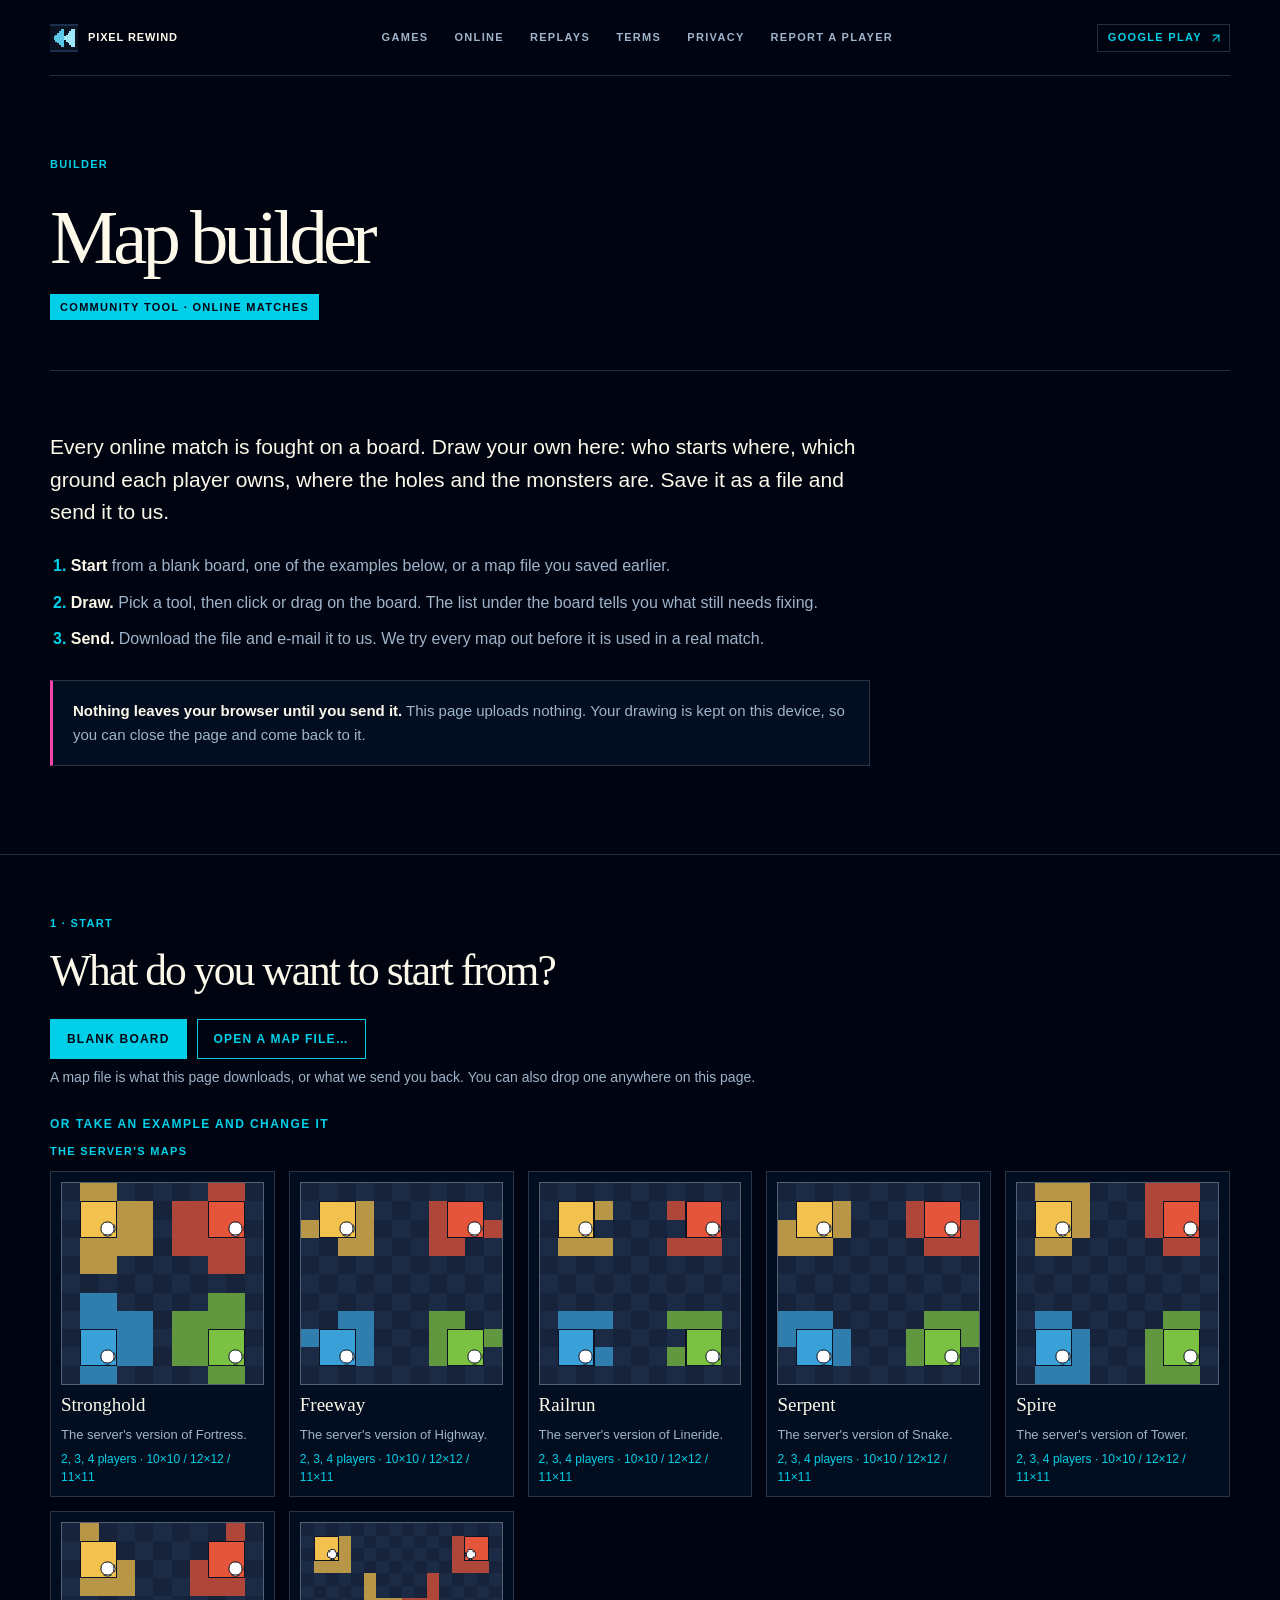
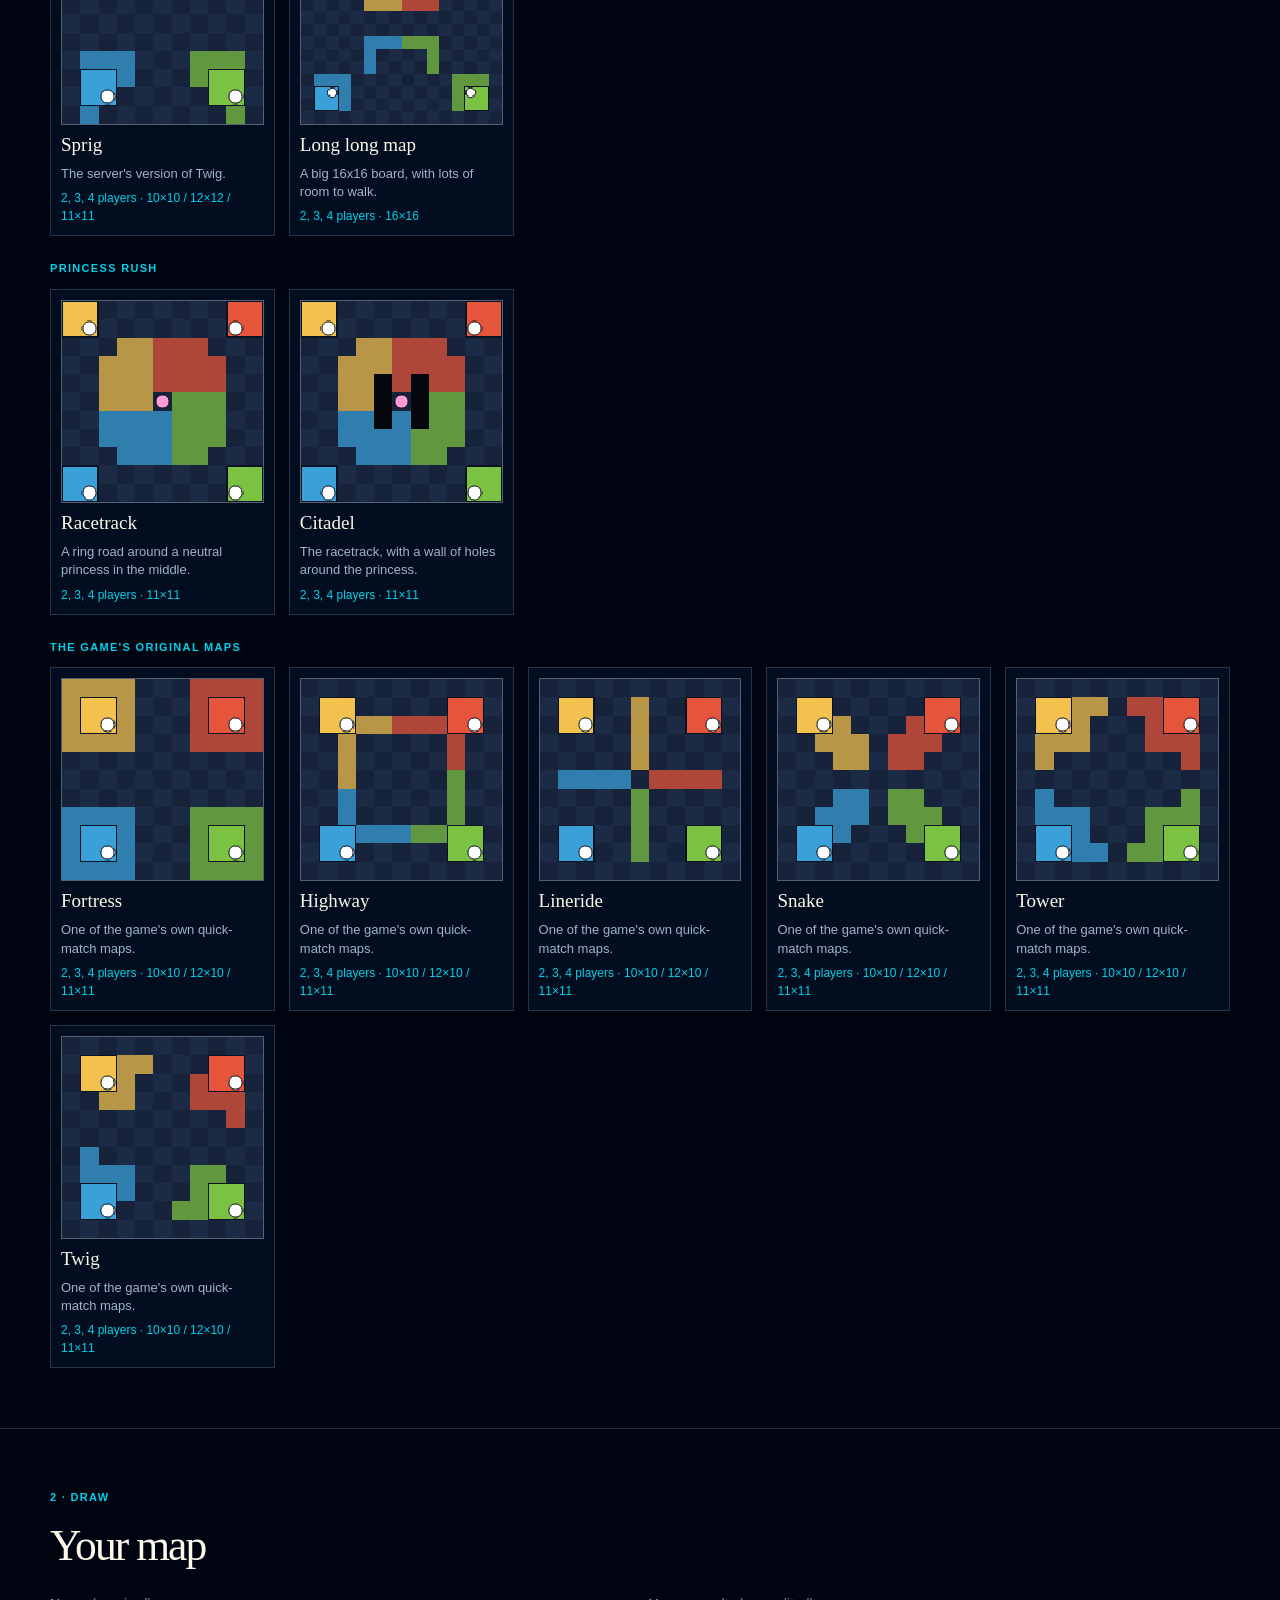
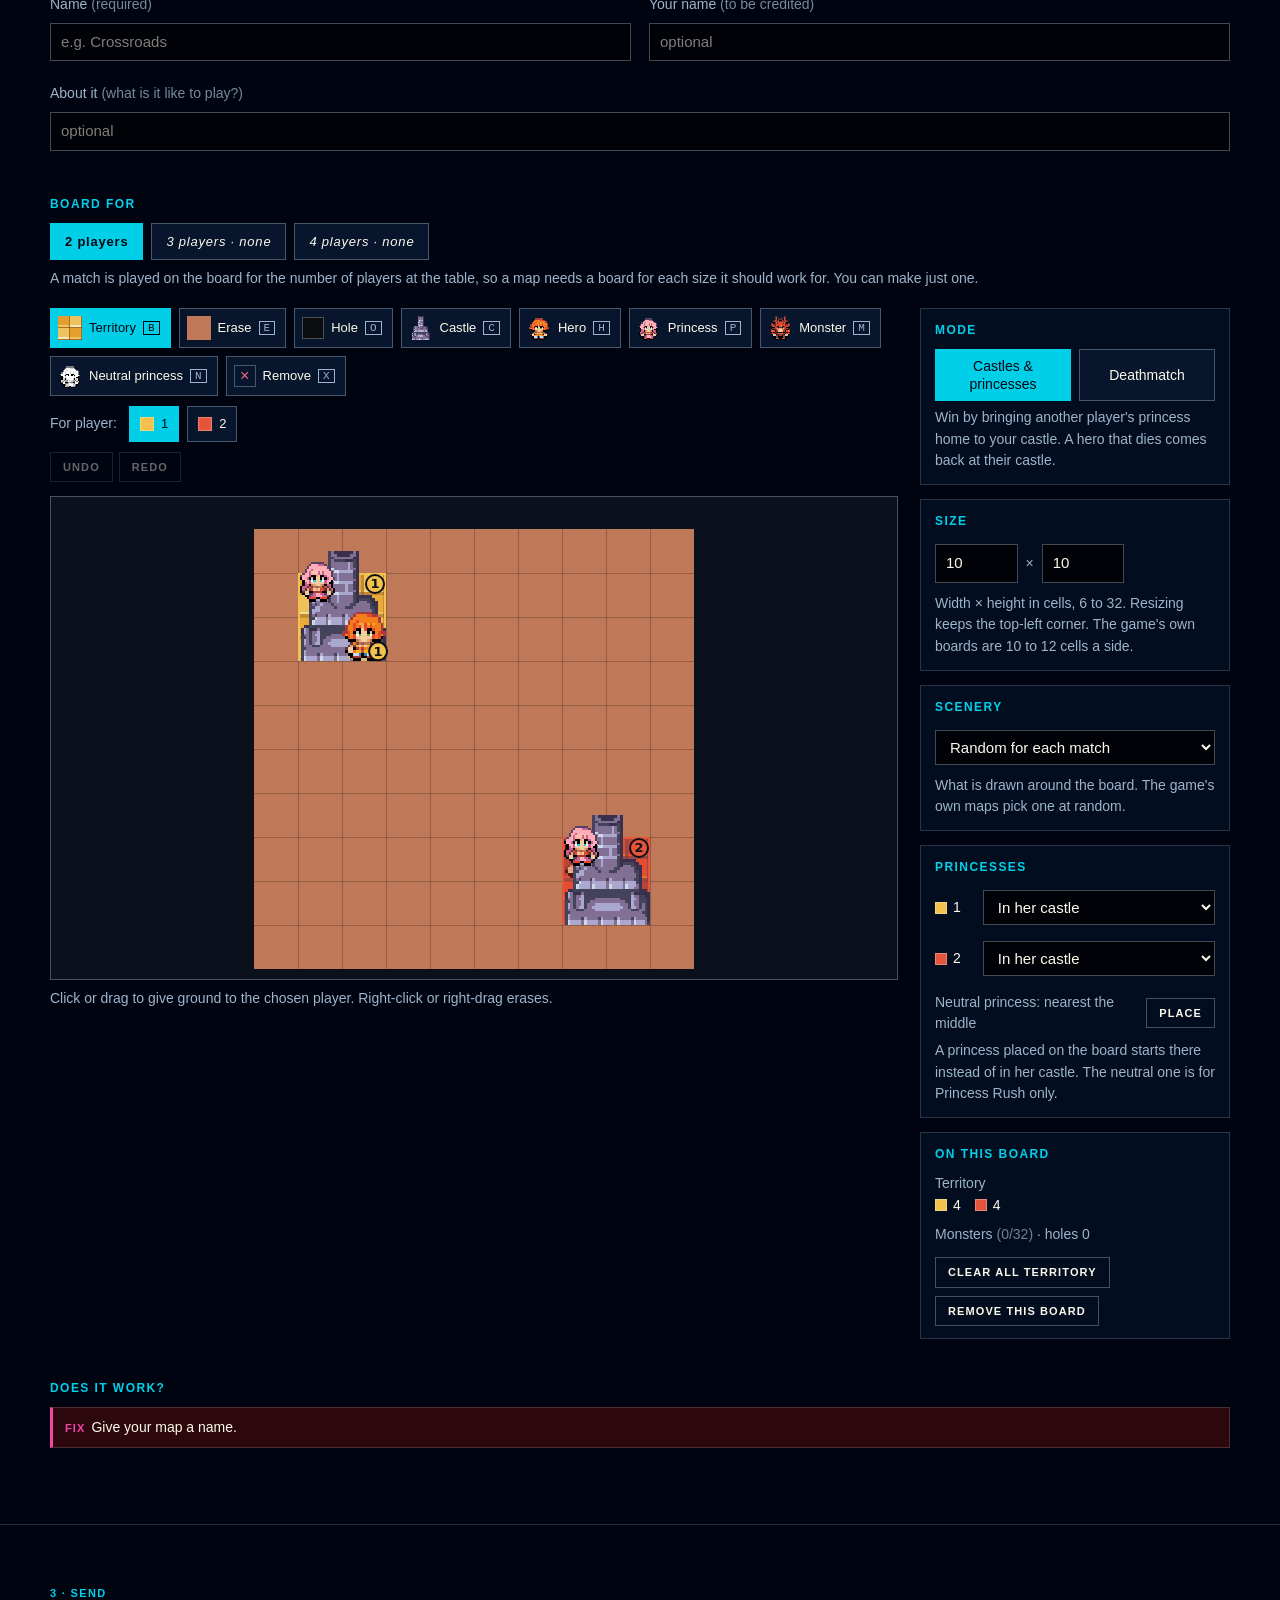
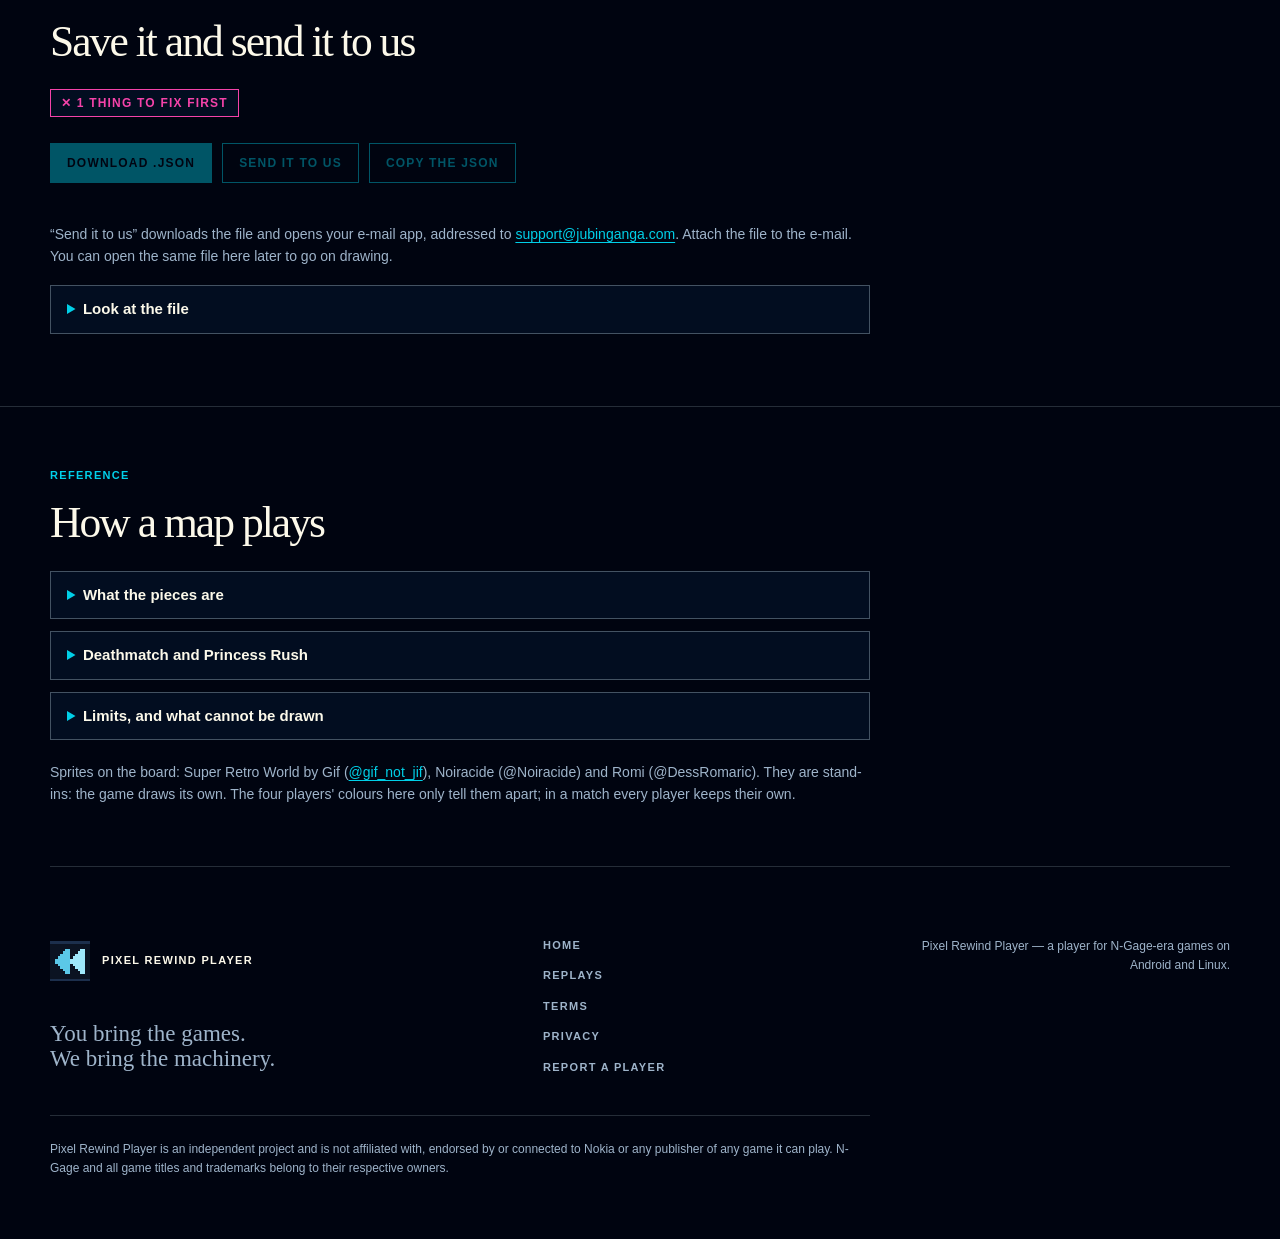
<file: map-builder.html>
<!DOCTYPE html><html lang="en"><head><meta charSet="utf-8"/><meta name="viewport" content="width=device-width, initial-scale=1"/><link rel="preload" href="/img/favicon.svg" as="image"/><link rel="stylesheet" href="/_next/static/chunks/1z4snedmy69ip.css" data-precedence="next"/><link rel="stylesheet" href="/_next/static/chunks/0tj01-ekprxva.css" data-precedence="next"/><link rel="preload" as="script" fetchPriority="low" href="/_next/static/chunks/3cfn99dbrcvvp.js"/><script src="/_next/static/chunks/24oq267qibdq3.js" async=""></script><script src="/_next/static/chunks/3wbm-994r45kr.js" async=""></script><script src="/_next/static/chunks/turbopack-3-ry682tkyiqk.js" async=""></script><script src="/_next/static/chunks/0umf92h1sb77c.js" async=""></script><script src="/_next/static/chunks/1li0lzhtot_xl.js" async=""></script><meta name="theme-color" content="#0b1322"/><meta name="color-scheme" content="dark"/><title>Map builder — Pixel Rewind Player</title><meta name="description" content="Draw a map for online matches and send it to us."/><meta name="referrer" content="no-referrer"/><meta name="robots" content="noindex, nofollow, noarchive, nosnippet, noimageindex"/><meta name="googlebot" content="noindex, nofollow, noarchive, nosnippet"/><meta name="bingbot" content="noindex, nofollow, noarchive"/><link rel="icon" href="/img/favicon.svg" type="image/svg+xml"/><link rel="apple-touch-icon" href="/apple-icon.png"/><script src="/_next/static/chunks/0cz1d0mv5g_q7.js" noModule=""></script></head><body class="antialiased"><div hidden=""><!--$--><!--/$--></div><nav class="site-nav" aria-label="Main"><a href="/" class="brand"><img src="/img/favicon.svg" alt="" width="28" height="28"/><span>PIXEL REWIND</span></a><div class="nav-links"><a href="/#games">Games</a><a href="/#online">Online</a><a href="/watch.html">Replays</a><a href="/terms.html">Terms</a><a href="/privacy.html">Privacy</a><a href="/report.html">Report a player</a></div><a class="group/button inline-flex shrink-0 items-center justify-center border bg-clip-padding font-medium whitespace-nowrap transition-all outline-none select-none focus-visible:border-ring focus-visible:ring-3 focus-visible:ring-ring/50 active:not-aria-[haspopup]:translate-y-px disabled:pointer-events-none disabled:opacity-50 aria-invalid:border-destructive aria-invalid:ring-3 aria-invalid:ring-destructive/20 dark:aria-invalid:border-destructive/50 dark:aria-invalid:ring-destructive/40 [&amp;_svg]:pointer-events-none [&amp;_svg]:shrink-0 border-border bg-background hover:bg-muted hover:text-foreground aria-expanded:bg-muted aria-expanded:text-foreground dark:border-input dark:bg-input/30 dark:hover:bg-input/50 h-7 gap-1 px-2.5 text-[0.8rem] in-data-[slot=button-group]:rounded-lg has-data-[icon=inline-end]:pr-1.5 has-data-[icon=inline-start]:pl-1.5 [&amp;_svg:not([class*=&#x27;size-&#x27;])]:size-3.5 nav-download rounded-none" href="https://play.google.com/store/apps/details?id=com.jubinganga.pixelrewindplayer&amp;hl=en">Google Play <svg xmlns="http://www.w3.org/2000/svg" width="24" height="24" viewBox="0 0 24 24" fill="none" stroke="currentColor" stroke-width="2" stroke-linecap="round" stroke-linejoin="round" class="lucide lucide-arrow-up-right" aria-hidden="true" data-icon="inline-end"><path d="M7 7h10v10"></path><path d="M7 17 17 7"></path></svg></a></nav><main class="tool-page mapb"><header class="page-head section-shell"><div class="section-kicker">BUILDER</div><h1>Map builder</h1><p class="updated">Community tool · online matches</p></header><section><div class="wrap narrow"><p class="lede">Every online match is fought on a board. Draw your own here: who starts where, which ground each player owns, where the holes and the monsters are. Save it as a file and send it to us.</p><ol class="online-steps"><li><strong>Start</strong> from a blank board, one of the examples below, or a map file you saved earlier.</li><li><strong>Draw.</strong> Pick a tool, then click or drag on the board. The list under the board tells you what still needs fixing.</li><li><strong>Send.</strong> Download the file and e-mail it to us. We try every map out before it is used in a real match.</li></ol><div class="callout"><p><strong>Nothing leaves your browser until you send it.</strong> This page uploads nothing. Your drawing is kept on this device, so you can close the page and come back to it.</p></div></div></section><section id="start"><div class="wrap"><p class="label">1 · Start</p><h2>What do you want to start from?</h2><div class="btn-row" id="startRow"><button class="btn btn--primary" type="button" data-act="blank">Blank board</button><label class="btn" for="openFile">Open a map file…</label><input id="openFile" type="file" accept=".json,application/json" hidden=""/></div><p class="hint">A map file is what this page downloads, or what we send you back. You can also drop one anywhere on this page.</p><div id="loadResult" role="status"></div><h3 class="subhead">Or take an example and change it</h3><div id="examples" class="examples"></div></div></section><section id="draw"><div class="wrap"><p class="label">2 · Draw</p><h2>Your map</h2><div class="about"><label class="field"><span>Name <em>(required)</em></span><input id="mapName" type="text" maxLength="32" placeholder="e.g. Crossroads" autoComplete="off"/></label><label class="field"><span>Your name <em>(to be credited)</em></span><input id="mapAuthor" type="text" maxLength="60" placeholder="optional" autoComplete="off"/></label><label class="field about__wide"><span>About it <em>(what is it like to play?)</em></span><input id="mapDesc" type="text" maxLength="300" placeholder="optional" autoComplete="off"/></label></div><h4>Board for</h4><div class="tabs" id="boardTabs" role="tablist" aria-label="Number of players"></div><p class="hint">A match is played on the board for the number of players at the table, so a map needs a board for each size it should work for. You can make just one.</p><div id="boardEmpty" class="box" hidden=""></div><div id="boardArea" class="edit"><div class="edit__main"><div class="toolbar" id="toolbar"></div><div class="boardwrap" id="boardWrap"><canvas id="board" aria-label="The board. Click or drag to draw."></canvas></div><p class="hint" id="toolHint"></p><p class="status" id="boardMsg" role="status"></p></div><div class="edit__side" id="settings"></div></div><h4>Does it work?</h4><div id="checks"></div></div></section><section id="send"><div class="wrap narrow"><p class="label">3 · Send</p><h2>Save it and send it to us</h2><div id="verdict"></div><div class="btn-row"><button class="btn btn--primary" type="button" data-act="download" id="btnDownload">Download .json</button><button class="btn" type="button" data-act="email" id="btnEmail">Send it to us</button><button class="btn" type="button" data-act="copy" id="btnCopy">Copy the JSON</button></div><p class="status" id="status" role="status"></p><p class="hint">“Send it to us” downloads the file and opens your e-mail app, addressed to <a id="mailLink" href="#"></a>. Attach the file to the e-mail. You can open the same file here later to go on drawing.</p><details class="ref"><summary>Look at the file</summary><div><pre class="json" id="jsonText"></pre></div></details></div></section><section><div class="wrap narrow ref"><p class="label">Reference</p><h2>How a map plays</h2><details><summary>What the pieces are</summary><div><ul class="help"><li><strong>Territory</strong> is the ground a player owns when the match starts. Walking over your own ground is faster than crossing anyone else&#x27;s. Give everyone the same amount unless you mean it otherwise.</li><li><strong>Castle.</strong> Every player has one castle, 2×2 cells. A hero that dies comes back there. Win by bringing another player&#x27;s princess home to your castle.</li><li><strong>Hero.</strong> Every player has exactly one start cell for their hero. It can be on their own castle or next to it, never on someone else&#x27;s.</li><li><strong>Princess.</strong> She starts inside her castle. You can move her onto the board, or leave a castle empty.</li><li><strong>Monsters</strong> start next to the player you give them to and fight for them.</li><li><strong>Holes</strong> are cells nothing can stand on, be built on or be dropped on. Heroes walk around them.</li></ul></div></details><details><summary>Deathmatch and Princess Rush</summary><div><p class="help"><strong>Deathmatch:</strong> a board with <em>no castles</em>. Nobody respawns, a hero that dies is out, and the last one standing wins. There are no princesses on such a board. Switch to it under “Board settings → Mode”.</p><p class="help"><strong>Princess Rush:</strong> a room mode where every castle starts empty and one neutral princess waits somewhere on the board. Whoever brings her home first wins. Place her with the “Neutral princess” tool; without one she starts on the free cell nearest the middle. The other modes ignore her.</p></div></details><details><summary>Limits, and what cannot be drawn</summary><div><p class="help">Each side is 6 to 32 cells (the game&#x27;s own boards are 10 to 12; much bigger ones have not been tried in a real match). At most 32 monsters per board, one castle, hero and princess per player. Every piece needs a cell of its own and stays off holes; princesses and monsters stay off castles.</p><p class="help">Items are not part of a map: the game drops them during the match, and your <a href="/item-rules-builder.html">item rules</a> decide where.</p></div></details><p class="hint credits">Sprites on the board: Super Retro World by Gif (<a href="https://twitter.com/gif_not_jif" rel="noopener noreferrer">@gif_not_jif</a>), Noiracide (@Noiracide) and Romi (@DessRomaric). They are stand-ins: the game draws its own. The four players&#x27; colours here only tell them apart; in a match every player keeps their own.</p></div></section></main><footer class="footer section-shell"><div class="footer-brand"><img src="/img/favicon.svg" alt="" width="40" height="40"/><strong>PIXEL REWIND PLAYER</strong><p>You bring the games.<br/>We bring the machinery.</p></div><nav class="footer-links" aria-label="Footer"><a href="/">Home</a><a href="/watch.html">Replays</a><a href="/terms.html">Terms</a><a href="/privacy.html">Privacy</a><a href="/report.html">Report a player</a></nav><p class="copyright">Pixel Rewind Player — a player for N-Gage-era games on Android and Linux.</p><p class="disclaimer">Pixel Rewind Player is an independent project and is not affiliated with, endorsed by or connected to Nokia or any publisher of any game it can play. N-Gage and all game titles and trademarks belong to their respective owners.</p></footer><!--$--><!--/$--><script id="_R_">(globalThis["TURBOPACK"] || (globalThis["TURBOPACK"] = [])).push({"otherChunks":["static/chunks/3cfn99dbrcvvp.js","static/chunks/24oq267qibdq3.js","static/chunks/3wbm-994r45kr.js"],"runtimeModuleIds":[94553]});</script><script src="/_next/static/chunks/3cfn99dbrcvvp.js" async=""></script><script>(self.__next_f=self.__next_f||[]).push([0])</script><script>self.__next_f.push([1,"1:\"$Sreact.fragment\"\n2:\"/_next/static/chunks/0umf92h1sb77c.js\"\n3:I[39756,[\"$2\"],\"default\"]\n4:I[37457,[\"$2\"],\"default\"]\n8:\"/_next/static/chunks/1li0lzhtot_xl.js\"\n9:I[5014,[\"$2\",\"$8\"],\"default\"]\n14:\"ViewportBoundary\"\n15:I[97367,[\"$2\"],\"$14\"]\n17:\"MetadataBoundary\"\n18:I[97367,[\"$2\"],\"$17\"]\n19:\"$Sreact.suspense\"\n1b:I[68027,[\"$2\"],\"default\",1]\n:HL[\"/_next/static/chunks/1z4snedmy69ip.css\",\"style\"]\n:HL[\"/_next/static/chunks/0tj01-ekprxva.css\",\"style\"]\n:HL[\"/img/favicon.svg\",\"image\"]\n6:X\n7:[[\"children\",{\"s\":\"__PAGE__\",\"h\":512,\"d\":{\"r\":[\"$\",\"$1\",\"c\",{\"children\":[[[\"$\",\"nav\",null,{\"className\":\"site-nav\",\"aria-label\":\"Main\",\"children\":[[\"$\",\"a\",null,{\"href\":\"/\",\"className\":\"brand\",\"children\":[[\"$\",\"img\",null,{\"src\":\"/img/favicon.svg\",\"alt\":\"\",\"width\":28,\"height\":28}],[\"$\",\"span\",null,{\"children\":\"PIXEL REWIND\"}]]}],[\"$\",\"div\",null,{\"className\":\"nav-links\",\"children\":[[\"$\",\"a\",null,{\"href\":\"/#games\",\"children\":\"Games\"}],[\"$\",\"a\",null,{\"href\":\"/#online\",\"children\":\"Online\"}],[[\"$\",\"a\",\"watch\",{\"href\":\"/watch.html\",\"aria-current\":\"$undefined\",\"children\":\"Replays\"}],[\"$\",\"a\",\"terms\",{\"href\":\"/terms.html\",\"aria-current\":\"$undefined\",\"children\":\"Terms\"}],[\"$\",\"a\",\"privacy\",{\"href\":\"/privacy.html\",\"aria-current\":\"$undefined\",\"children\":\"Privacy\"}],[\"$\",\"a\",\"report\",{\"href\":\"/report.html\",\"aria-current\":\"$undefined\",\"children\":\"Report a player\"}]]]}],[\"$\",\"a\",null,{\"className\":\"group/button inline-flex shrink-0 items-center justify-center border bg-clip-padding font-medium whitespace-nowrap transition-all outline-none select-none focus-visible:border-ring focus-visible:ring-3 focus-visible:ring-ring/50 active:not-aria-[haspopup]:translate-y-px disabled:pointer-events-none disabled:opacity-50 aria-invalid:border-destructive aria-invalid:ring-3 aria-invalid:ring-destructive/20 dark:aria-invalid:border-destructive/50 dark:aria-invalid:ring-destructive/40 [\u0026_svg]:pointer-events-none [\u0026_svg]:shrink-0 border-border bg-background hover:bg-muted hover:text-foreground aria-expanded:bg-muted aria-expanded:text-foreground dark:border-input dark:bg-input/30 dark:hover:bg-input/50 h-7 gap-1 px-2.5 text-[0.8rem] in-data-[slot=button-group]:rounded-lg has-data-[icon=inline-end]:pr-1.5 has-data-[icon=inline-start]:pl-1.5 [\u0026_svg:not([class*='size-'])]:size-3.5 nav-download rounded-none\",\"href\":\"https://play.google.com/store/apps/details?id=com.jubinganga.pixelrewindplayer\u0026hl=en\",\"children\":[\"Google Play \",[\"$\",\"$L9\",null,{\"ref\":\"$undefined\",\"icon\":{\"name\":\"arrow-up-right\",\"size\":24,\"node\":[[\"path\",{\"d\":\"M7 7h10v10\",\"key\":\"1tivn9\"}],[\"path\",{\"d\":\"M7 17 17 7\",\"key\":\"1vkiza\"}]]},\"className\":\"$undefined\",\"data-icon\":\"inline-end\"}]]}]]}],[\"$\",\"main\",null,{\"className\":\"tool-page mapb\",\"children\":[[\"$\",\"header\",null,{\"className\":\"page-head section-shell\",\"children\":[[\"$\",\"div\",null,{\"className\":\"section-kicker\",\"children\":\"BUILDER\"}],[\"$\",\"h1\",null,{\"children\":\"Map builder\"}],[\"$\",\"p\",null,{\"className\":\"updated\",\"children\":\"Community tool · online matches\"}]]}],\"$La\",\"$Lb\",\"$Lc\",\"$Ld\",\"$Le\"]}],\"$Lf\",\"$L10\"],[\"$L11\",\"$L12\"],\"$L13\"]}],\"p\":false,\"v\":null}}]]\n5:[[\"children\",{\"s\":\"map-builder\",\"h\":512,\"d\":{\"r\":[\"$\",\"$1\",\"c\",{\"children\":[null,[\"$\",\"$L3\",null,{\"parallelRouterKey\":\"children\",\"error\":\"$undefined\",\"errorStyles\":\"$undefined\",\"errorScripts\":\"$undefined\",\"template\":[\"$\",\"$L4\",null,{}],\"templateStyles\":\"$undefined\",\"templateScripts\":\"$undefined\",\"notFound\":\"$undefined\",\"forbidden\":\"$undefined\",\"unauthorized\":\"$undefined\"}]]}],\"p\":false,\"v\":\"$6\"},\"c\":\"$Q7\"}]]\n0:{\"P\":null,\"c\":[\"\",\"map-builder\"],\"q\":\"\",\"i\":false,\"t\":{\"t\":{\"s\":\"\",\"h\":528,\"d\":{\"r\":[\"$\",\"$1\",\"c\",{\"children\":[[[\"$\",\"link\",\"0\",{\"rel\":\"stylesheet\",\"href\":\"/_next/static/chunks/1z4snedmy69ip.css\",\"precedence\":\"next\",\"crossOrigin\":\"$undefined\",\"nonce\":\"$undefined\"}],[\"$\",\"script\",\"script-0\",{\"src\":\"/_next/static/chunks/0umf92h1sb77c.js\",\"async\":true,\"nonce\":\"$undefined\"}]],[\"$\",\"html\",null,{\"lang\":\"en\",\"children\":[\"$\",\"body\",null,{\"className\":\"antialiased\",\"children\":[\"$\",\"$L3\",null,{\"parallelRouterKey\":\"children\",\"error\":\"$undefined\",\"errorStyles\":\"$undefined\",\"errorScripts\":\"$undefined\",\"template\":[\"$\",\"$L4\",null,{}],\"templateStyles\":\"$undefined\",\"templateScripts\":\"$undefined\",\"notFound\":[[[\"$\",\"title\",null,{\"children\":\"404: This page could not be found.\"}],[\"$\",\"div\",null,{\"style\":{\"fontFamily\":\"system-ui,\\\"Segoe UI\\\",Roboto,Helvetica,Arial,sans-serif,\\\"Apple Color Emoji\\\",\\\"Segoe UI Emoji\\\"\",\"height\":\"100vh\",\"textAlign\":\"center\",\"display\":\"flex\",\"flexDirection\":\"column\",\"alignItems\":\"center\",\"justifyContent\":\"center\"},\"children\":[\"$\",\"div\",null,{\"children\":[[\"$\",\"style\",null,{\"dangerouslySetInnerHTML\":{\"__html\":\"body{color:#000;background:#fff;margin:0}.next-error-h1{border-right:1px solid rgba(0,0,0,.3)}@media (prefers-color-scheme:dark){body{color:#fff;background:#000}.next-error-h1{border-right:1px solid rgba(255,255,255,.3)}}\"}}],[\"$\",\"h1\",null,{\"className\":\"next-error-h1\",\"style\":{\"display\":\"inline-block\",\"margin\":\"0 20px 0 0\",\"padding\":\"0 23px 0 0\",\"fontSize\":24,\"fontWeight\":500,\"verticalAlign\":\"top\",\"lineHeight\":\"49px\"},\"children\":404}],[\"$\",\"div\",null,{\"style\":{\"display\":\"inline-block\"},\"children\":[\"$\",\"h2\",null,{\"style\":{\"fontSize\":14,\"fontWeight\":400,\"lineHeight\":\"49px\",\"margin\":0},\"children\":\"This page could not be found.\"}]}]]}]}]],[]],\"forbidden\":\"$undefined\",\"unauthorized\":\"$undefined\"}]}]}]]}],\"p\":false,\"v\":null},\"c\":\"$Q5\"},\"h\":{\"r\":[\"$\",\"$1\",\"h\",{\"children\":[null,[\"$\",\"$L15\",null,{\"children\":\"$L16\"}],[\"$\",\"$L18\",null,{\"children\":[[\"$\",\"div\",null,{\"hidden\":true,\"children\":[\"$\",\"$19\",null,{\"name\":\"Next.Metadata\",\"children\":\"$L1a\"}]}],null]}],null]}],\"p\":false,\"v\":null}},\"m\":\"$undefined\",\"G\":[\"$1b\",[[\"$\",\"link\",\"0\",{\"rel\":\"stylesheet\",\"href\":\"/_next/static/chunks/1z4snedmy69ip.css\",\"precedence\":\"next\",\"crossOrigin\":\"$undefined\",\"nonce\":\"$undefined\"}]]],\"S\":true,\"r\":\"$undefined\",\"s\":\"$undefined\",\"a\":\"$undefined\",\"l\":\"$undefined\",\"p\":\"$undefined\",\"d\":\"$undefined\",\"b\":\"QyBW6Jjj86iJEW_K3UT8w\"}\n1c:I[91284,[\"$2\",\"$8\"],\"BuilderScripts\"]\n1d:I[97367,[\"$2\"],\"OutletBoundary\"]\n6:C\na:[\"$\",\"section\",null,{\"children\":[\"$\",\"div\",null,{\"className\":\"wrap narrow\",\"children\":[[\"$\",\"p\",null,{\"className\":\"lede\",\"children\":\"Every online match is fought on a board. Draw your own here: who starts where, which ground each player owns, where the holes and the monsters are. Save it as a file and send it to us.\"}],[\"$\",\"ol\",null,{\"className\":\"online-steps\",\"children\":[[\"$\",\"li\",null,{\"children\":[[\"$\",\"strong\",null,{\"children\":\"Start\"}],\" from a blank board, one of the examples below, or a map file you saved earlier.\"]}],[\"$\",\"li\",null,{\"children\":[[\"$\",\"strong\",null,{\"children\":\"Draw.\"}],\" Pick a tool, then click or drag on the board. The list under the board tells you what still needs fixing.\"]}],[\"$\",\"li\",null,{\"children\":[[\"$\",\"strong\",null,{\"children\":\"Send.\"}],\" Download the file and e-mail it to us. We try every map out before it is used in a real match.\"]}]]}],[\"$\",\"div\",null,{\"className\":\"callout\",\"children\":[\"$\",\"p\",null,{\"children\":[[\"$\",\"strong\",null,{\"children\":\"Nothing leaves your browser until you send it.\"}],\" This page uploads nothing. Your drawing is kept on this device, so you can close the page and come back to it.\"]}]}]]}]}]\nb:[\"$\",\"section\",null,{\"id\":\"start\",\"children\":[\"$\",\"div\",null,{\"className\":\"wrap\",\"children\":[[\"$\",\"p\",null,{\"className\":\"label\",\"children\":\"1 · Start\"}],[\"$\",\"h2\",null,{\"children\":\"What do you want to start from?\"}],[\"$\",\"div\",null,{\"className\":\"btn-row\",\"id\":\"startRow\",\"children\":[[\"$\",\"button\",null,{\"className\":\"btn btn--primary\",\"type\":\"button\",\"data-act\":\"blank\",\"children\":\"Blank board\"}],[\"$\",\"label\",null,{\"className\":\"btn\",\"htmlFor\":\"openFile\",\"children\":\"Open a map file…\"}],[\"$\",\"input\",null,{\"id\":\"openFile\",\"type\":\"file\",\"accept\":\".json,application/json\",\"hidden\":true}]]}],[\"$\",\"p\",null,{\"className\":\"hint\",\"children\":\"A map file is what this page downloads, or what we send you back. You can also drop one anywhere on this page.\"}],[\"$\",\"div\",null,{\"id\":\"loadResult\",\"role\":\"status\"}],[\"$\",\"h3\",null,{\"className\":\"subhead\",\"children\":\"Or take an example and change it\"}],[\"$\",\"div\",null,{\"id\":\"examples\",\"className\":\"examples\"}]]}]}]\nc:[\"$\",\"section\",null,{\"id\":\"draw\",\"children\":[\"$\",\"div\",null,{\"className\":\"wrap\",\"children\":[[\"$\",\"p\",null,{\"className\":\"label\",\"children\":\"2 · Draw\"}],[\"$\",\"h2\",null,{\"children\":\"Your map\"}],[\"$\",\"div\",null,{\"className\":\"about\",\"children\":[[\"$\",\"label\",null,{\"className\":\"field\",\"children\":[[\"$\",\"span\",null,{\"children\":[\"Name \",[\"$\",\"em\",null,{\"children\":\"(required)\"}]]}],[\"$\",\"input\",null,{\"id\":\"mapName\",\"type\":\"text\",\"maxLength\":32,\"placeholder\":\"e.g. Crossroads\",\"autoComplete\":\"off\"}]]}],[\"$\",\"label\",null,{\"className\":\"field\",\"children\":[[\"$\",\"span\",null,{\"children\":[\"Your name \",[\"$\",\"em\",null,{\"children\":\"(to be credited)\"}]]}],[\"$\",\"input\",null,{\"id\":\"mapAuthor\",\"type\":\"text\",\"maxLength\":60,\"placeholder\":\"optional\",\"autoComplete\":\"off\"}]]}],[\"$\",\"label\",null,{\"className\":\"field about__wide\",\"children\":[[\"$\",\"span\",null,{\"children\":[\"About it \",[\"$\",\"em\",null,{\"children\":\"(what is it like to play?)\"}]]}],[\"$\",\"input\",null,{\"id\":\"mapDesc\",\"type\":\"text\",\"maxLength\":300,\"placeholder\":\"optional\",\"autoComplete\":\"off\"}]]}]]}],[\"$\",\"h4\",null,{\"children\":\"Board for\"}],[\"$\",\"div\",null,{\"className\":\"tabs\",\"id\":\"boardTabs\",\"role\":\"tablist\",\"aria-label\":\"Number of players\"}],[\"$\",\"p\",null,{\"className\":\"hint\",\"children\":\"A match is played on the board for the number of players at the table, so a map needs a board for each size it should work for. You can make just one.\"}],[\"$\",\"div\",null,{\"id\":\"boardEmpty\",\"className\":\"box\",\"hidden\":true}],[\"$\",\"div\",null,{\"id\":\"boardArea\",\"className\":\"edit\",\"children\":[[\"$\",\"div\",null,{\"className\":\"edit__main\",\"children\":[[\"$\",\"div\",null,{\"className\":\"toolbar\",\"id\":\"toolbar\"}],[\"$\",\"div\",null,{\"className\":\"boardwrap\",\"id\":\"boardWrap\",\"children\":[\"$\",\"canvas\",null,{\"id\":\"board\",\"aria-label\":\"The board. Click or drag to draw.\"}]}],[\"$\",\"p\",null,{\"className\":\"hint\",\"id\":\"toolHint\"}],[\"$\",\"p\",null,{\"className\":\"status\",\"id\":\"boardMsg\",\"role\":\"status\"}]]}],[\"$\",\"div\",null,{\"className\":\"edit__side\",\"id\":\"settings\"}]]}],[\"$\",\"h4\",null,{\"children\":\"Does it work?\"}],[\"$\",\"div\",null,{\"id\":\"checks\"}]]}]}]\nd:[\"$\",\"section\",null,{\"id\":\"send\",\"children\":[\"$\",\"div\",null,{\"className\":\"wrap narrow\",\"children\":[[\"$\",\"p\",null,{\"className\":\"label\",\"children\":\"3 · Send\"}],[\"$\",\"h2\",null,{\"children\":\"Save it and send it to us\"}],[\"$\",\"div\",null,{\"id\":\"verdict\"}],[\"$\",\"div\",null,{\"className\":\"btn-row\",\"children\":[[\"$\",\"button\",null,{\"className\":\"btn btn--primary\",\"type\":\"button\",\"data-act\":\"download\",\"id\":\"btnDownload\",\"children\":\"Download .json\"}],[\"$\",\"button\",null,{\"className\":\"btn\",\"type\":\"button\",\"data-act\":\"email\",\"id\":\"btnEmail\",\"children\":\"Send it to us\"}],[\"$\",\"button\",null,{\"className\":\"btn\",\"type\":\"button\",\"data-act\":\"copy\",\"id\":\"btnCopy\",\"children\":\"Copy the JSON\"}]]}],[\"$\",\"p\",null,{\"className\":\"status\",\"id\":\"status\",\"role\":\"status\"}],[\"$\",\"p\",null,{\"className\":\"hint\",\"children\":[\"“Send it to us” downloads the file and opens your e-mail app, addressed to \",[\"$\",\"a\",null,{\"id\":\"mailLink\",\"href\":\"#\"}],\". Attach the file to the e-mail. You can open the same file here later to go on drawing.\"]}],[\"$\",\"details\",null,{\"className\":\"ref\",\"children\":[[\"$\",\"summary\",null,{\"children\":\"Look at the file\"}],[\"$\",\"div\",null,{\"children\":[\"$\",\"pre\",null,{\"className\":\"json\",\"id\":\"jsonText\"}]}]]}]]}]}]\ne:[\"$\",\"section\",null,{\"children\":[\"$\",\"div\",null,{\"className\":\"wrap narrow ref\",\"children\":[[\"$\",\"p\",null,{\"className\":\"label\",\"children\":\"Reference\"}],[\"$\",\"h2\",null,{\"children\":\"How a map plays\"}],[\"$\",\"details\",null,{\"children\":[[\"$\",\"summary\",null,{\"children\":\"What the pieces are\"}],[\"$\",\"div\",null,{\"children\":[\"$\",\"ul\",null,{\"className\":\"help\",\"children\":[[\"$\",\"li\",null,{\"children\":[[\"$\",\"strong\",null,{\"children\":\"Territory\"}],\" is the ground a player owns when the match starts. Walking over your own ground is faster than crossing anyone else's. Give everyone the same amount unless you mean it otherwise.\"]}],[\"$\",\"li\",null,{\"children\":[[\"$\",\"strong\",null,{\"children\":\"Castle.\"}],\" Every player has one castle, 2×2 cells. A hero that dies comes back there. Win by bringing another player's princess home to your castle.\"]}],[\"$\",\"li\",null,{\"children\":[[\"$\",\"strong\",null,{\"children\":\"Hero.\"}],\" Every player has exactly one start cell for their hero. It can be on their own castle or next to it, never on someone else's.\"]}],[\"$\",\"li\",null,{\"children\":[[\"$\",\"strong\",null,{\"children\":\"Princess.\"}],\" She starts inside her castle. You can move her onto the board, or leave a castle empty.\"]}],[\"$\",\"li\",null,{\"children\":[[\"$\",\"strong\",null,{\"children\":\"Monsters\"}],\" start next to the player you give them to and fight for them.\"]}],[\"$\",\"li\",null,{\"children\":[[\"$\",\"strong\",null,{\"children\":\"Holes\"}],\" are cells nothing can stand on, be built on or be dropped on. Heroes walk around them.\"]}]]}]}]]}],[\"$\",\"details\",null,{\"children\":[[\"$\",\"summary\",null,{\"children\":\"Deathmatch and Princess Rush\"}],[\"$\",\"div\",null,{\"children\":[[\"$\",\"p\",null,{\"className\":\"help\",\"children\":[[\"$\",\"strong\",null,{\"children\":\"Deathmatch:\"}],\" a board with \",[\"$\",\"em\",null,{\"children\":\"no castles\"}],\". Nobody respawns, a hero that dies is out, and the last one standing wins. There are no princesses on such a board. Switch to it under “Board settings → Mode”.\"]}],[\"$\",\"p\",null,{\"className\":\"help\",\"children\":[[\"$\",\"strong\",null,{\"children\":\"Princess Rush:\"}],\" a room mode where every castle starts empty and one neutral princess waits somewhere on the board. Whoever brings her home first wins. Place her with the “Neutral princess” tool; without one she starts on the free cell nearest the middle. The other modes ignore her.\"]}]]}]]}],[\"$\",\"details\",null,{\"children\":[[\"$\",\"summary\",null,{\"children\":\"Limits, and what cannot be drawn\"}],[\"$\",\"div\",null,{\"children\":[[\"$\",\"p\",null,{\"className\":\"help\",\"children\":\"Each side is 6 to 32 cells (the game's own boards are 10 to 12; much bigger ones have not been tried in a real match). At most 32 monsters per board, one castle, hero and princess per player. Every piece needs a cell of its own and stays off holes; princesses and monsters stay off castles.\"}],[\"$\",\"p\",null,{\"className\":\"help\",\"children\":[\"Items are not part of a map: the game drops them during the match, and your \",[\"$\",\"a\",null,{\"href\":\"/item-rules-builder.html\",\"children\":\"item rules\"}],\" decide where.\"]}]]}]]}],[\"$\",\"p\",null,{\"className\":\"hint credits\",\"children\":[\"Sprites on the board: Super Retro World by Gif (\",[\"$\",\"a\",null,{\"href\":\"https://twitter.com/gif_not_jif\",\"rel\":\"noopener noreferrer\",\"children\":\"@gif_not_jif\"}],\"), Noiracide (@Noiracide) and Romi (@DessRomaric). They are stand-ins: the game draws its own. The four players' colours here only tell them apart; in a match every player keeps their own.\"]}]]}]}]\nf:[\"$\",\"footer\",null,{\"className\":\"footer section-shell\",\"children\":[[\"$\",\"div\",null,{\"className\":\"footer-brand\",\"children\":[[\"$\",\"img\",null,{\"src\":\"/img/favicon.svg\",\"alt\":\"\",\"width\":40,\"height\":40}],[\"$\",\"strong\",null,{\"children\":\"PIXEL REWIND PLAYER\"}],[\"$\",\"p\",null,{\"children\":[\"You bring the games.\",[\"$\",\"br\",null,{}],\"We bring the machinery.\"]}]]}],[\"$\",\"nav\",null,{\"className\":\"footer-links\",\"aria-label\":\"Footer\",\"children\":[[\"$\",\"a\",null,{\"href\":\"/\",\"children\":\"Home\"}],[\"$\",\"a\",null,{\"href\":\"/watch.html\",\"children\":\"Replays\"}],[\"$\",\"a\",null,{\"href\":\"/terms.html\",\"children\":\"Terms\"}],[\"$\",\"a\",null,{\"href\":\"/privacy.html\",\"children\":\"Privacy\"}],[\"$\",\"a\",null,{\"href\":\"/report.html\",\"children\":\"Report a player\"}]]}],[\"$\",\"p\",null,{\"className\":\"copyright\",\"children\":\"Pixel Rewind Player — a player for N-Gage-era games on Android and Linux.\"}],[\"$\",\"p\",null,{\"className\":\"disclaimer\",\"children\":[\"Pixel Rewind Player is an independent project and is not affiliated with, endorsed by or connected to Nokia or any publisher of any game it can play. N-Gage and all game titles and trademarks belong to their respective owners.\",false]}]]}]\n10:[\"$\",\"$L1c\",null,{\"srcs\":[\"/js/map-builder-examples.js\",\"/js/map-builder.js\"]}]\n11:[\"$\",\"link\",\"0\",{\"rel\":\"stylesheet\",\"href\":\"/_next/static/chunks/0tj01-ekprxva.css\",\"precedence\":\"next\",\"crossOrigin\":\"$undefined\",\"nonce\":\"$undefined\"}]\n12:[\"$\",\"script\",\"script-0\",{\"src\":\"/_next/static/chunks/1li0lzhtot_xl.js\",\"async\":true,\"nonce\":\"$undefined\"}]\n13:[\"$\",\"$L1d\",null,{\"children\":[\"$\",\"$19\",null,{\"name\":\"Next.MetadataOutlet\",\"children\":\"$@1e\"}]}]\n16:[[\"$\",\"meta\",\"0\",{\"charSet\":\"utf-8\"}],[\"$\",\"meta\",\"1\",{\"name\":\"viewport\",\"content\":\"width=device-width, initial-scale=1\"}],[\"$\",\"meta\",\"2\",{\"name\":\"theme-color\",\"content\":\"#0b1322\"}],[\"$\",\"meta\",\"3\",{\"name\":\"color-scheme\",\"content\":\"dark\"}]]\n1f:I[27201,[\"$2\"],\"IconMark\"]\n1a:[[\"$\",\"title\",\"0\",{\"children\":\"Map builder — Pixel Rewind Player\"}],[\"$\",\"meta\",\"1\",{\"name\":\"description\",\"content\":\"Draw a map for online matches and send it to us.\"}],[\"$\",\"meta\",\"2\",{\"name\":\"referrer\",\"content\":\"no-referrer\"}],[\"$\",\"meta\",\"3\",{\"name\":\"robots\",\"content\":\"noindex, nofollow, noarchive, nosnippet, noimageindex\"}],[\"$\",\"meta\",\"4\",{\"name\":\"googlebot\",\"content\":\"noindex, nofollow, noarchive, nosnippet\"}],[\"$\",\"meta\",\"5\",{\"name\":\"bingbot\",\"content\":\"noindex, nofollow, noarchive\"}],[\"$\",\"link\",\"6\",{\"rel\":\"icon\",\"href\":\"/img/favicon.svg\",\"type\":\"image/svg+xml\"}],[\"$\",\"link\",\"7\",{\"rel\":\"apple-touch-icon\",\"href\":\"/apple-icon.png\"}],[\"$\",\"$L1f\",\"8\",{}]]\n1e:null\n"])</script></body></html>
</file>
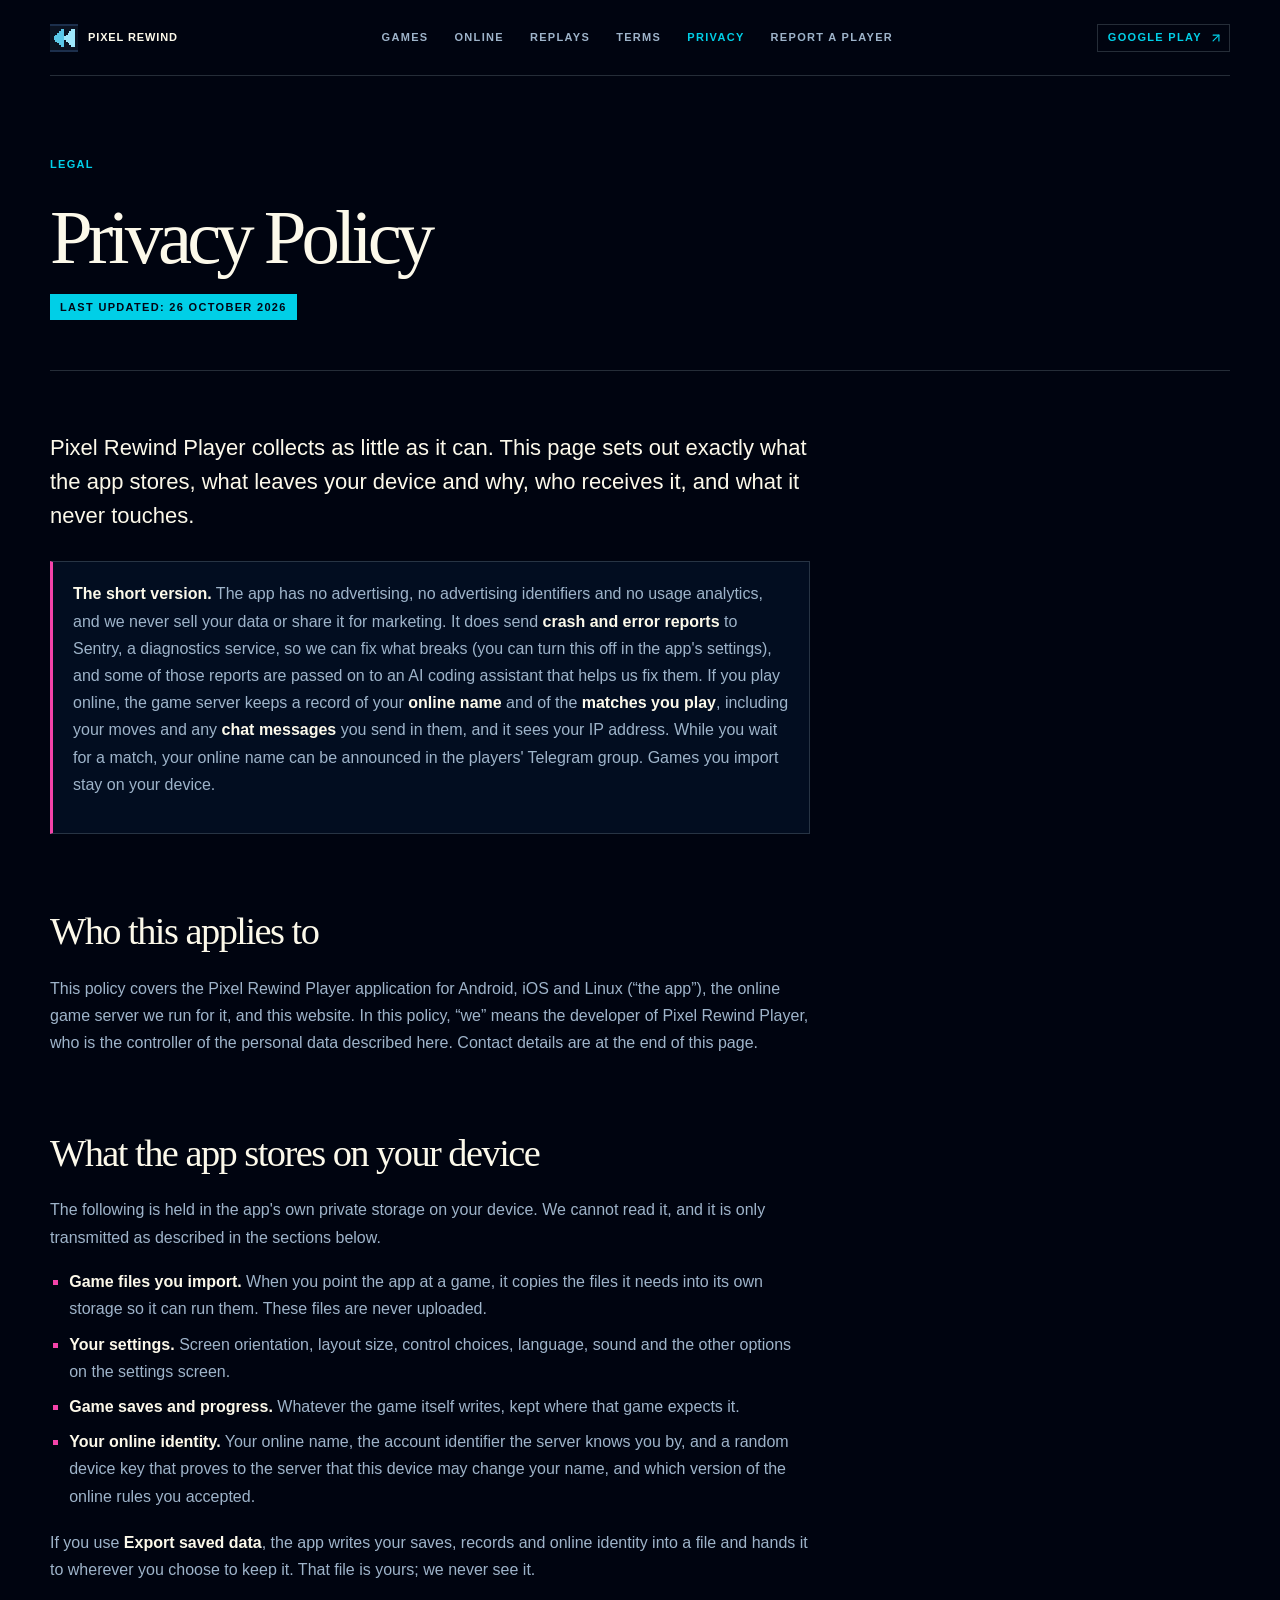
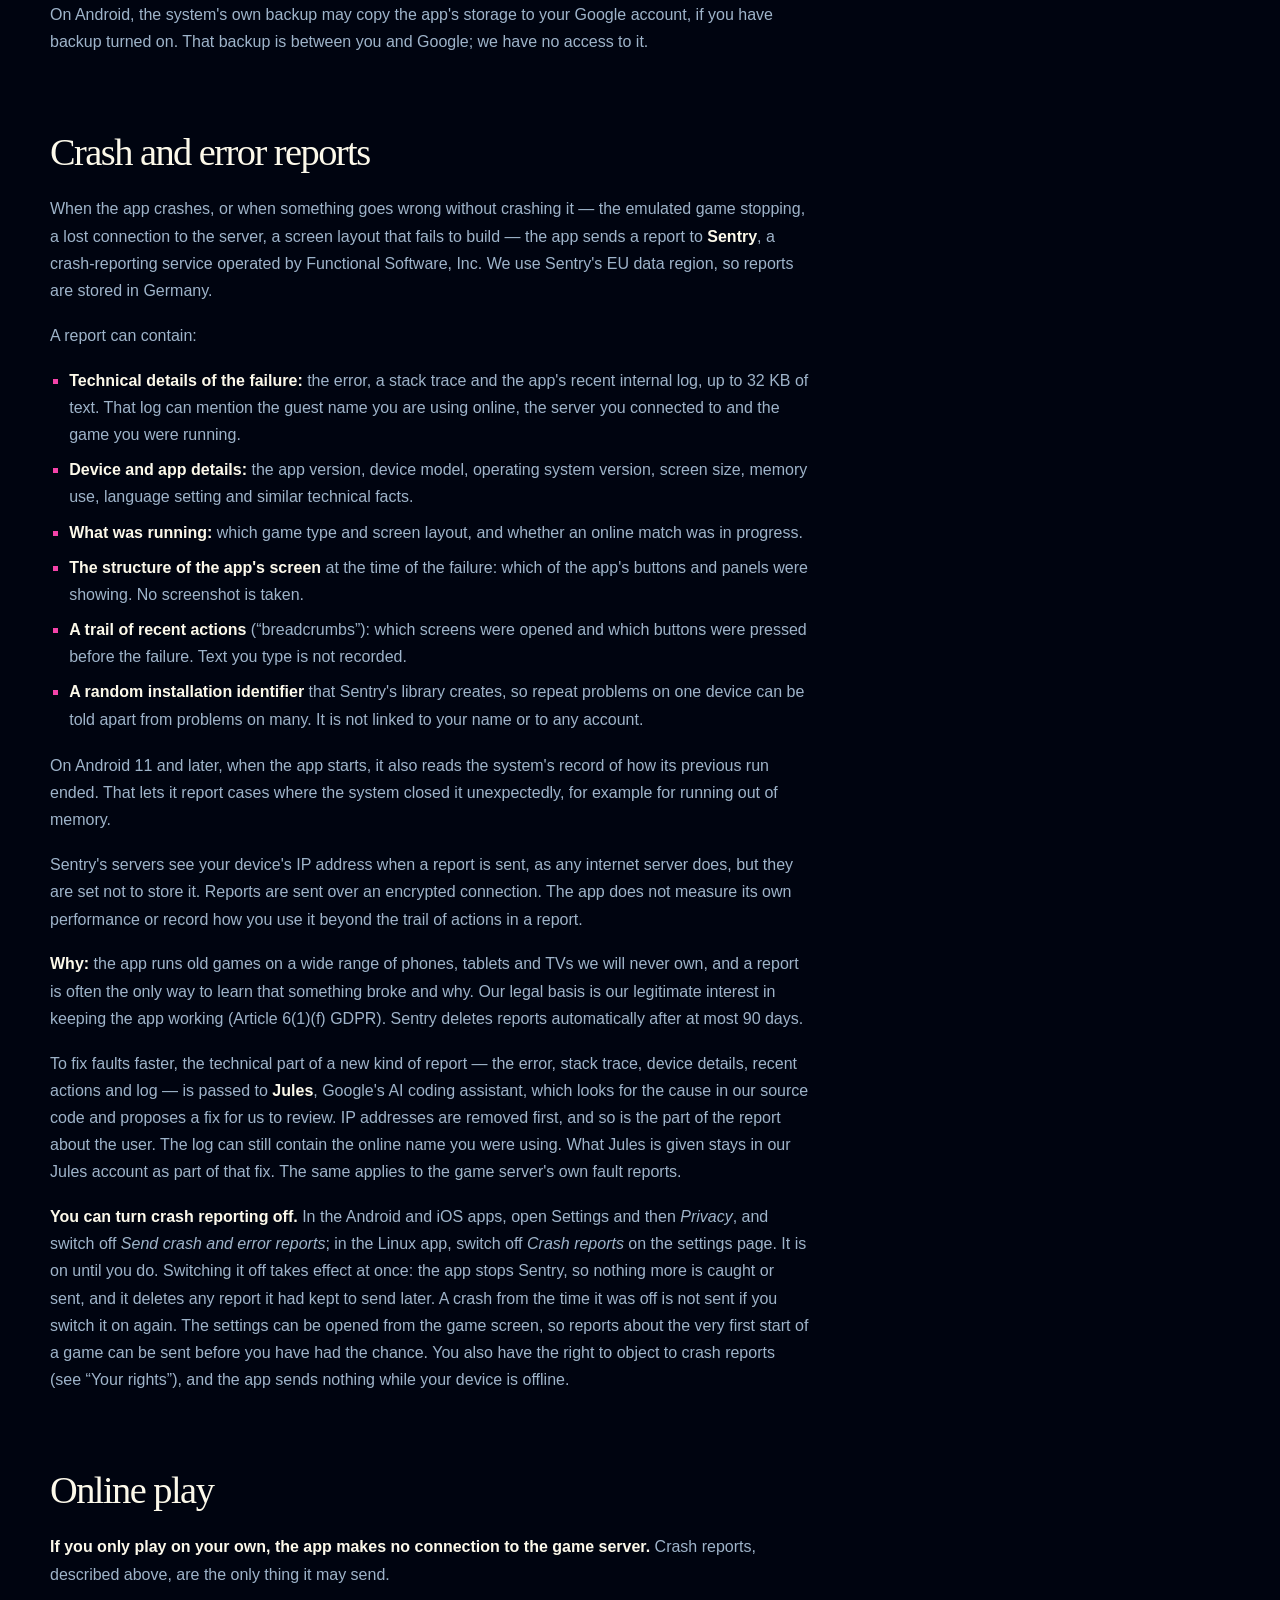
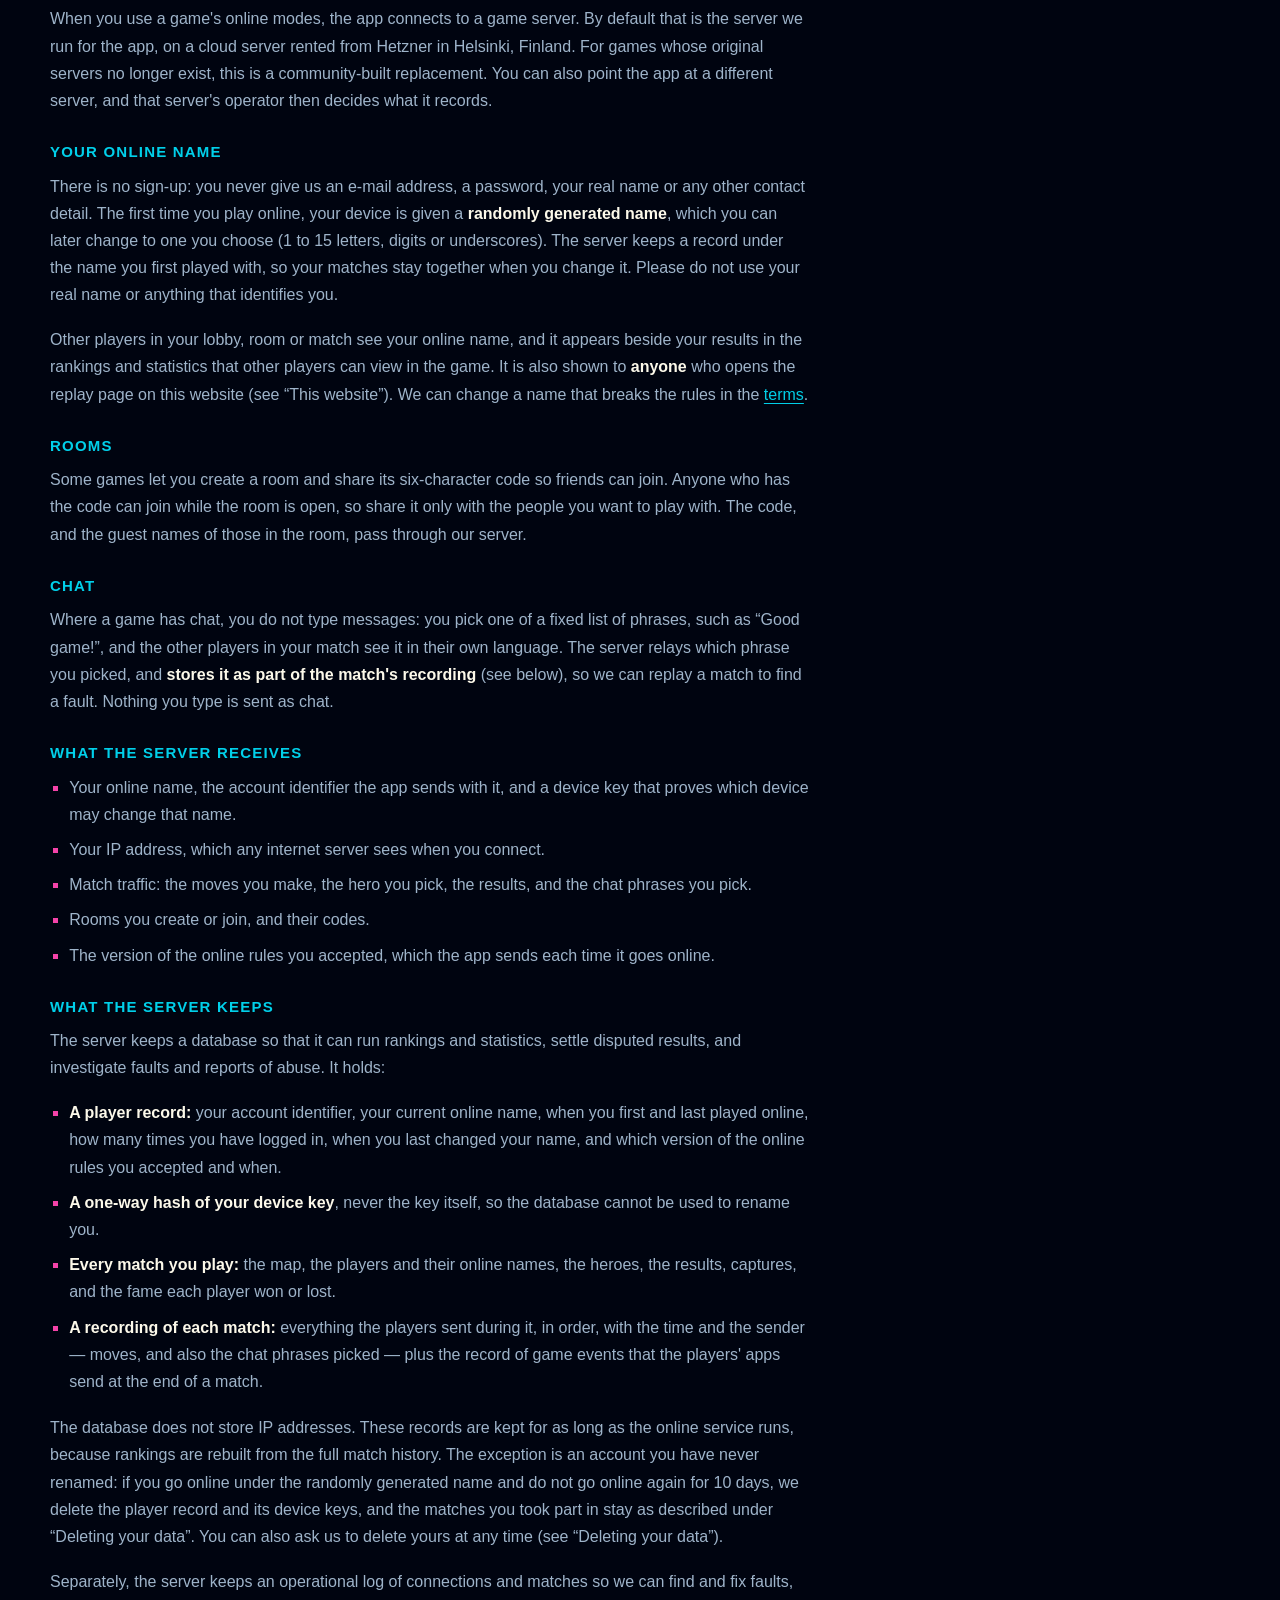
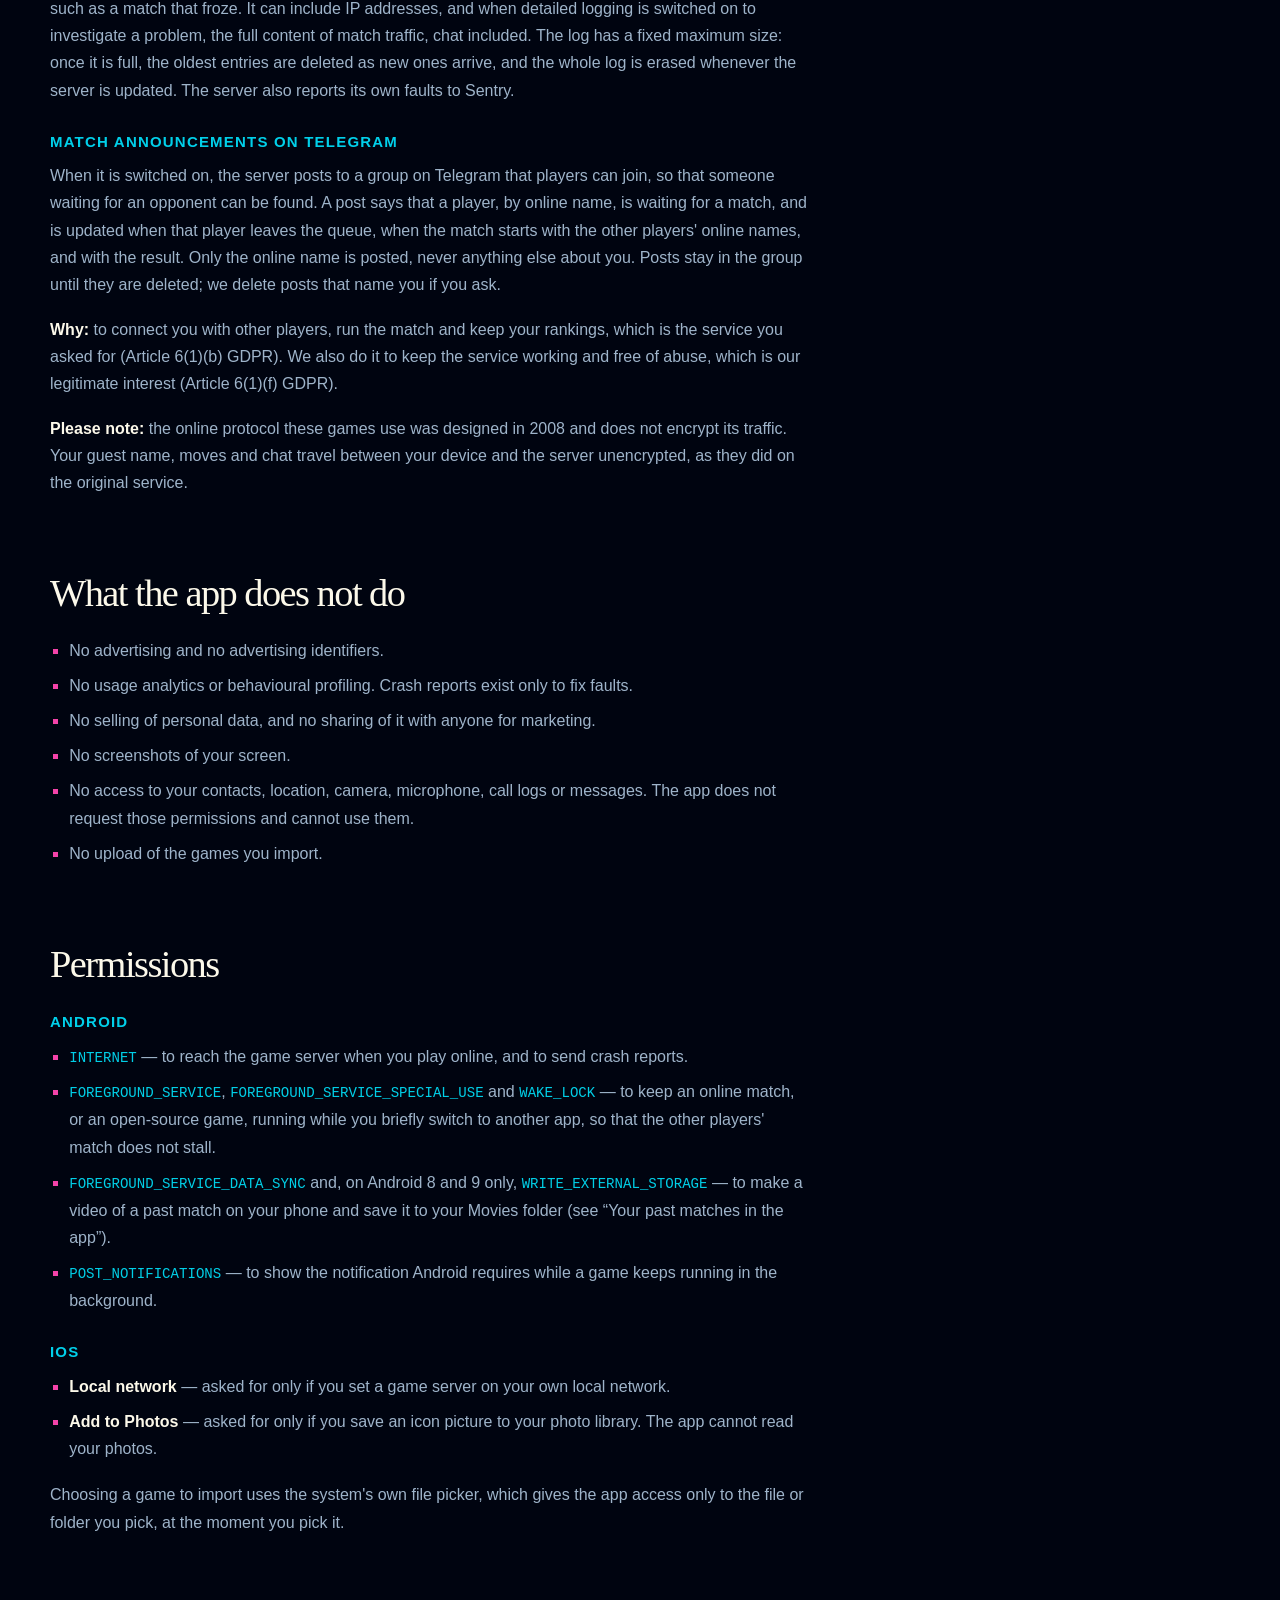
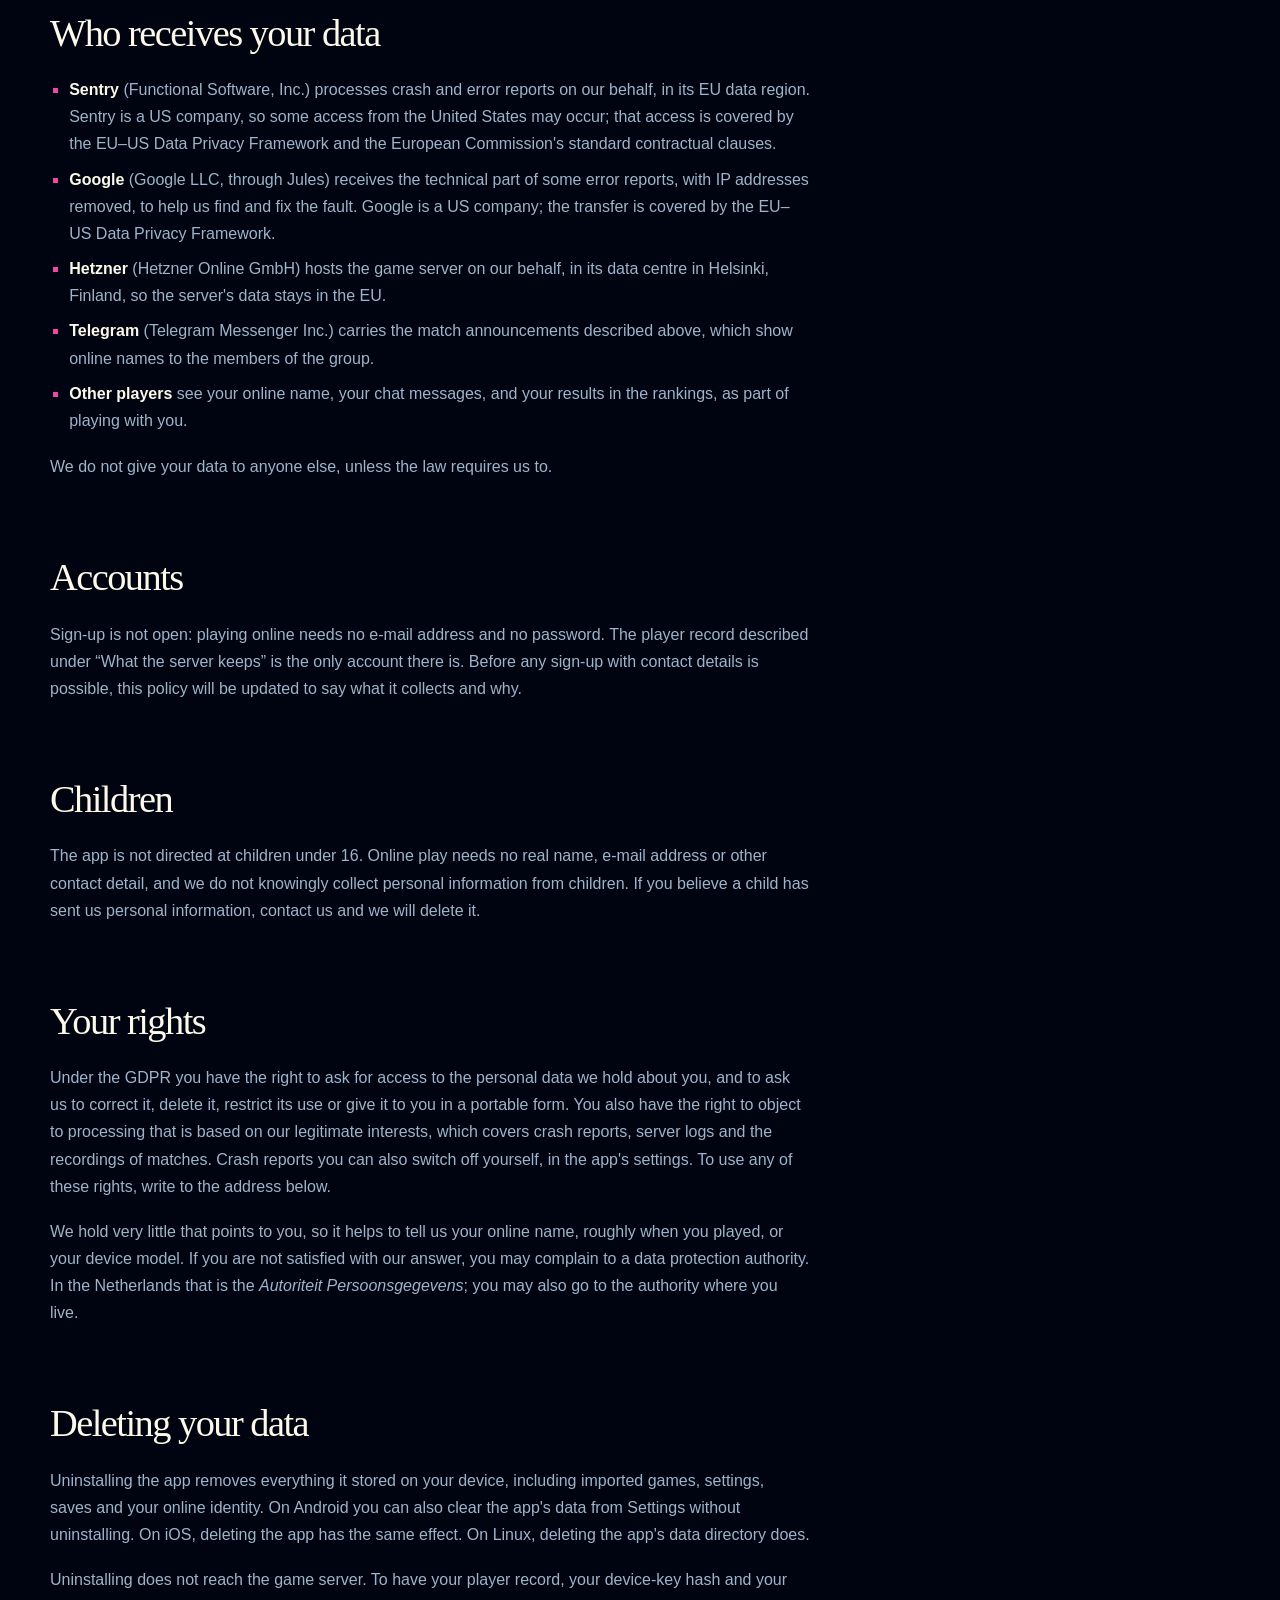
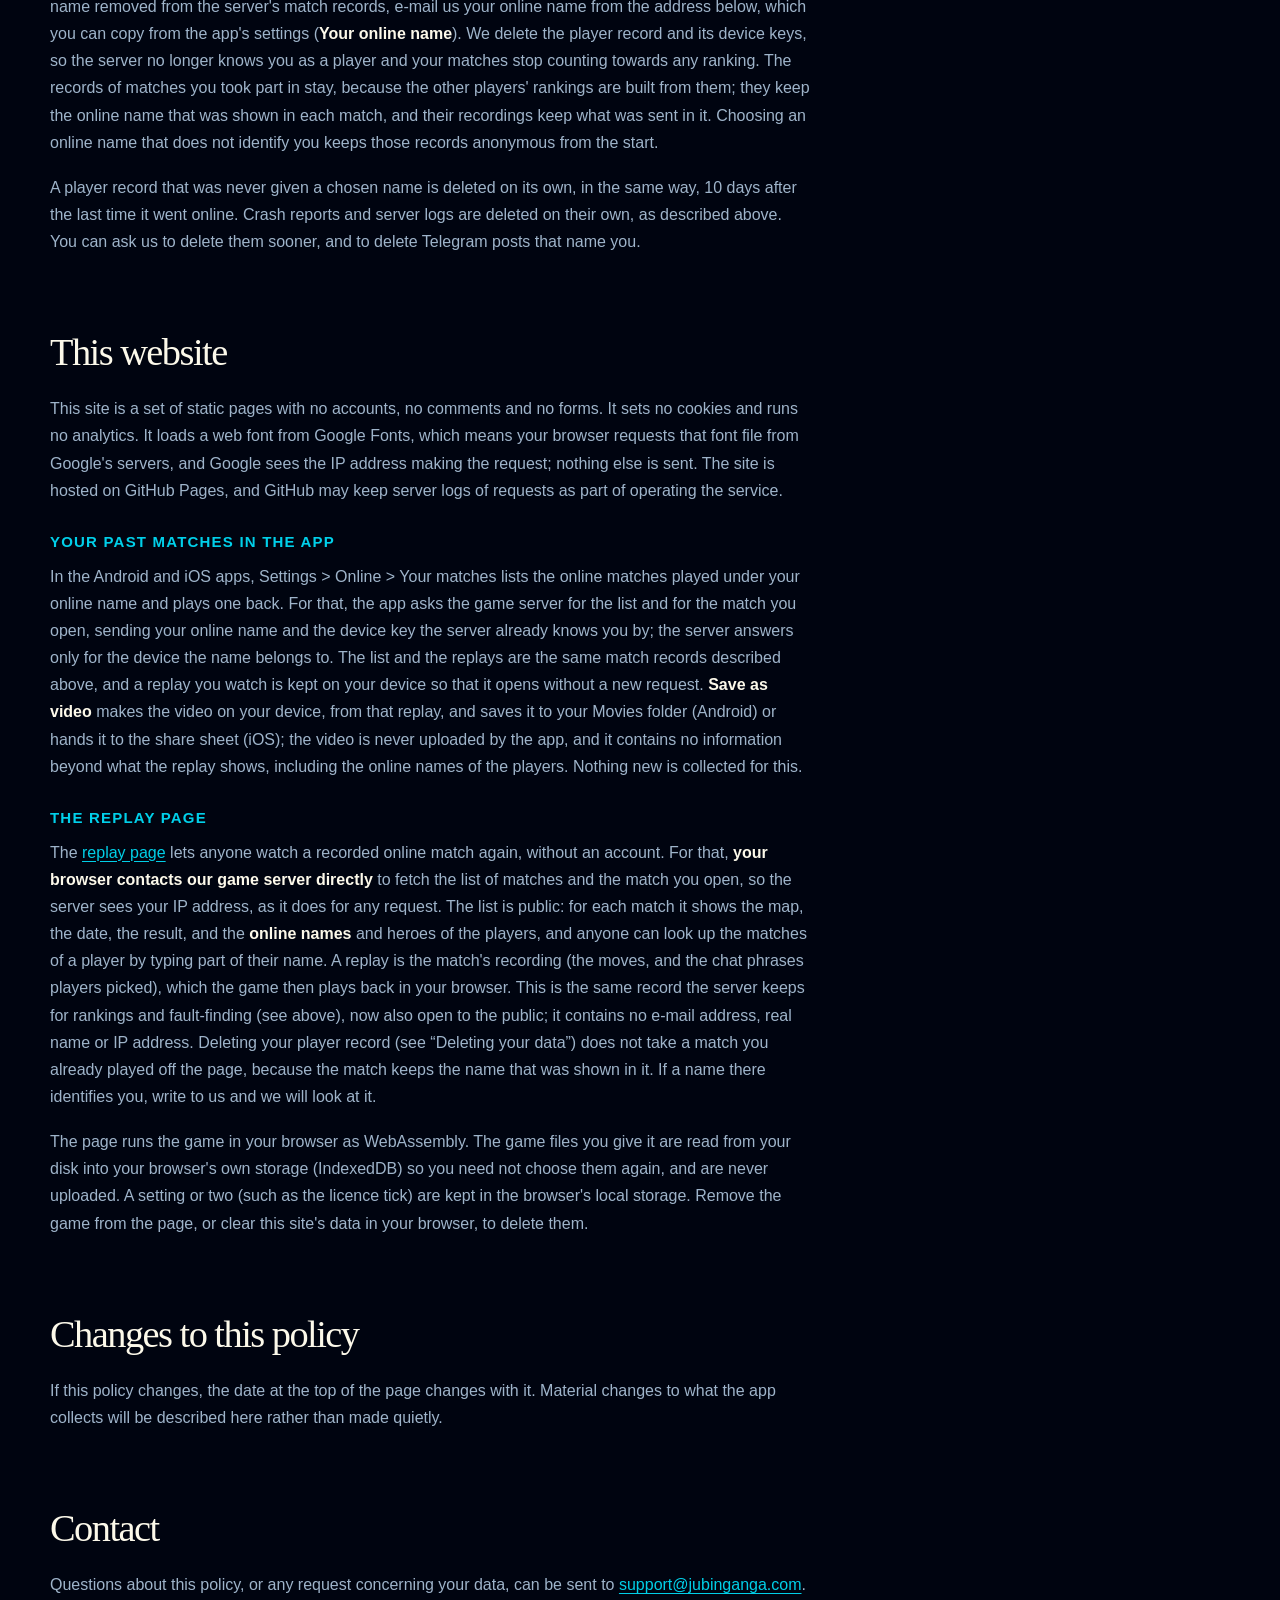
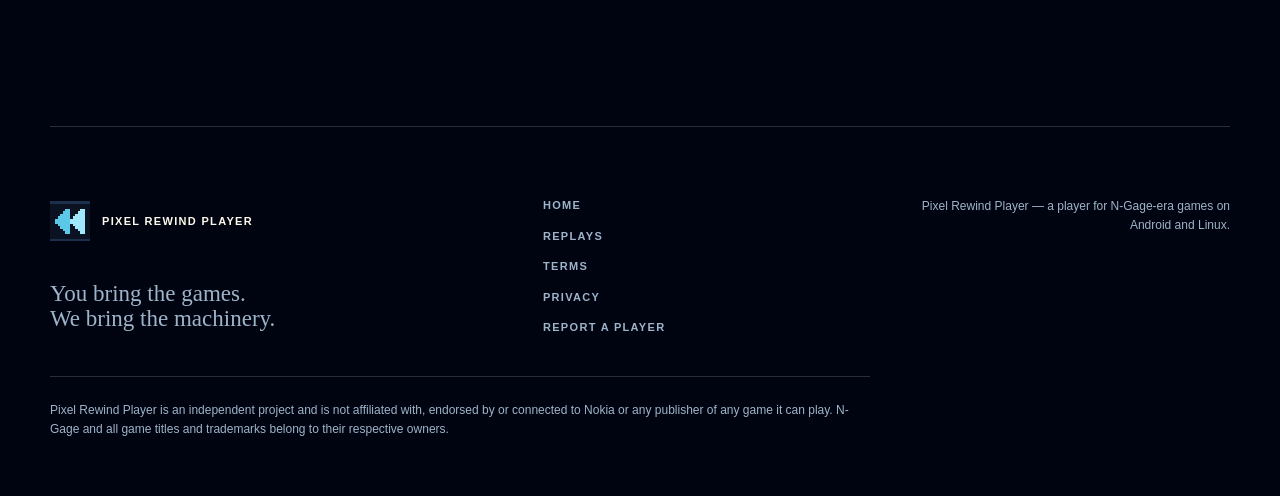
<file: privacy.html>
<!DOCTYPE html><html lang="en"><head><meta charSet="utf-8"/><meta name="viewport" content="width=device-width, initial-scale=1"/><link rel="preload" href="/img/favicon.svg" as="image"/><link rel="stylesheet" href="/_next/static/chunks/1z4snedmy69ip.css" data-precedence="next"/><link rel="preload" as="script" fetchPriority="low" href="/_next/static/chunks/3cfn99dbrcvvp.js"/><script src="/_next/static/chunks/24oq267qibdq3.js" async=""></script><script src="/_next/static/chunks/3wbm-994r45kr.js" async=""></script><script src="/_next/static/chunks/turbopack-3-ry682tkyiqk.js" async=""></script><script src="/_next/static/chunks/0umf92h1sb77c.js" async=""></script><script src="/_next/static/chunks/1zswj8128_rlk.js" async=""></script><meta name="theme-color" content="#0b1322"/><meta name="color-scheme" content="dark"/><title>Privacy Policy — Pixel Rewind Player</title><meta name="description" content="Privacy policy for the Pixel Rewind Player app: what it stores, what it sends for crash reporting and online play, and what it does not collect."/><link rel="canonical" href="https://pixelrewind.app/privacy.html"/><link rel="icon" href="/img/favicon.svg" type="image/svg+xml"/><link rel="apple-touch-icon" href="/apple-icon.png"/><script src="/_next/static/chunks/0cz1d0mv5g_q7.js" noModule=""></script></head><body class="antialiased"><div hidden=""><!--$--><!--/$--></div><nav class="site-nav" aria-label="Main"><a href="/" class="brand"><img src="/img/favicon.svg" alt="" width="28" height="28"/><span>PIXEL REWIND</span></a><div class="nav-links"><a href="/#games">Games</a><a href="/#online">Online</a><a href="/watch.html">Replays</a><a href="/terms.html">Terms</a><a href="/privacy.html" aria-current="page">Privacy</a><a href="/report.html">Report a player</a></div><a class="group/button inline-flex shrink-0 items-center justify-center border bg-clip-padding font-medium whitespace-nowrap transition-all outline-none select-none focus-visible:border-ring focus-visible:ring-3 focus-visible:ring-ring/50 active:not-aria-[haspopup]:translate-y-px disabled:pointer-events-none disabled:opacity-50 aria-invalid:border-destructive aria-invalid:ring-3 aria-invalid:ring-destructive/20 dark:aria-invalid:border-destructive/50 dark:aria-invalid:ring-destructive/40 [&amp;_svg]:pointer-events-none [&amp;_svg]:shrink-0 border-border bg-background hover:bg-muted hover:text-foreground aria-expanded:bg-muted aria-expanded:text-foreground dark:border-input dark:bg-input/30 dark:hover:bg-input/50 h-7 gap-1 px-2.5 text-[0.8rem] in-data-[slot=button-group]:rounded-lg has-data-[icon=inline-end]:pr-1.5 has-data-[icon=inline-start]:pl-1.5 [&amp;_svg:not([class*=&#x27;size-&#x27;])]:size-3.5 nav-download rounded-none" href="https://play.google.com/store/apps/details?id=com.jubinganga.pixelrewindplayer&amp;hl=en">Google Play <svg xmlns="http://www.w3.org/2000/svg" width="24" height="24" viewBox="0 0 24 24" fill="none" stroke="currentColor" stroke-width="2" stroke-linecap="round" stroke-linejoin="round" class="lucide lucide-arrow-up-right" aria-hidden="true" data-icon="inline-end"><path d="M7 7h10v10"></path><path d="M7 17 17 7"></path></svg></a></nav><main><header class="page-head section-shell"><div class="section-kicker">LEGAL</div><h1>Privacy Policy</h1><p class="updated">Last updated: 26 October 2026</p></header><article class="prose section-shell"><p class="lede">Pixel Rewind Player collects as little as it can. This page sets out exactly what the app stores, what leaves your device and why, who receives it, and what it never touches.</p><div class="callout"><p><strong>The short version.</strong> The app has no advertising, no advertising identifiers and no usage analytics, and we never sell your data or share it for marketing. It does send <strong>crash and error reports</strong> to Sentry, a diagnostics service, so we can fix what breaks (you can turn this off in the app&#x27;s settings), and some of those reports are passed on to an AI coding assistant that helps us fix them. If you play online, the game server keeps a record of your <strong>online name</strong> and of the <strong>matches you play</strong>, including your moves and any <strong>chat messages</strong> you send in them, and it sees your IP address. While you wait for a match, your online name can be announced in the players&#x27; Telegram group. Games you import stay on your device.</p></div><h2>Who this applies to</h2><p>This policy covers the Pixel Rewind Player application for Android, iOS and Linux (“the app”), the online game server we run for it, and this website. In this policy, “we” means the developer of Pixel Rewind Player, who is the controller of the personal data described here. Contact details are at the end of this page.</p><h2>What the app stores on your device</h2><p>The following is held in the app&#x27;s own private storage on your device. We cannot read it, and it is only transmitted as described in the sections below.</p><ul><li><strong>Game files you import.</strong> When you point the app at a game, it copies the files it needs into its own storage so it can run them. These files are never uploaded.</li><li><strong>Your settings.</strong> Screen orientation, layout size, control choices, language, sound and the other options on the settings screen.</li><li><strong>Game saves and progress.</strong> Whatever the game itself writes, kept where that game expects it.</li><li><strong>Your online identity.</strong> Your online name, the account identifier the server knows you by, and a random device key that proves to the server that this device may change your name, and which version of the online rules you accepted.</li></ul><p>If you use <strong>Export saved data</strong>, the app writes your saves, records and online identity into a file and hands it to wherever you choose to keep it. That file is yours; we never see it.</p><p>On Android, the system&#x27;s own backup may copy the app&#x27;s storage to your Google account, if you have backup turned on. That backup is between you and Google; we have no access to it.</p><h2>Crash and error reports</h2><p>When the app crashes, or when something goes wrong without crashing it — the emulated game stopping, a lost connection to the server, a screen layout that fails to build — the app sends a report to <strong>Sentry</strong>, a crash-reporting service operated by Functional Software, Inc. We use Sentry&#x27;s EU data region, so reports are stored in Germany.</p><p>A report can contain:</p><ul><li><strong>Technical details of the failure:</strong> the error, a stack trace and the app&#x27;s recent internal log, up to 32 KB of text. That log can mention the guest name you are using online, the server you connected to and the game you were running.</li><li><strong>Device and app details:</strong> the app version, device model, operating system version, screen size, memory use, language setting and similar technical facts.</li><li><strong>What was running:</strong> which game type and screen layout, and whether an online match was in progress.</li><li><strong>The structure of the app&#x27;s screen</strong> at the time of the failure: which of the app&#x27;s buttons and panels were showing. No screenshot is taken.</li><li><strong>A trail of recent actions</strong> (“breadcrumbs”): which screens were opened and which buttons were pressed before the failure. Text you type is not recorded.</li><li><strong>A random installation identifier</strong> that Sentry&#x27;s library creates, so repeat problems on one device can be told apart from problems on many. It is not linked to your name or to any account.</li></ul><p>On Android 11 and later, when the app starts, it also reads the system&#x27;s record of how its previous run ended. That lets it report cases where the system closed it unexpectedly, for example for running out of memory.</p><p>Sentry&#x27;s servers see your device&#x27;s IP address when a report is sent, as any internet server does, but they are set not to store it. Reports are sent over an encrypted connection. The app does not measure its own performance or record how you use it beyond the trail of actions in a report.</p><p><strong>Why:</strong> the app runs old games on a wide range of phones, tablets and TVs we will never own, and a report is often the only way to learn that something broke and why. Our legal basis is our legitimate interest in keeping the app working (Article 6(1)(f) GDPR). Sentry deletes reports automatically after at most 90 days.</p><p>To fix faults faster, the technical part of a new kind of report — the error, stack trace, device details, recent actions and log — is passed to <strong>Jules</strong>, Google&#x27;s AI coding assistant, which looks for the cause in our source code and proposes a fix for us to review. IP addresses are removed first, and so is the part of the report about the user. The log can still contain the online name you were using. What Jules is given stays in our Jules account as part of that fix. The same applies to the game server&#x27;s own fault reports.</p><p><strong>You can turn crash reporting off.</strong> In the Android and iOS apps, open Settings and then <em>Privacy</em>, and switch off <em>Send crash and error reports</em>; in the Linux app, switch off <em>Crash reports</em> on the settings page. It is on until you do. Switching it off takes effect at once: the app stops Sentry, so nothing more is caught or sent, and it deletes any report it had kept to send later. A crash from the time it was off is not sent if you switch it on again. The settings can be opened from the game screen, so reports about the very first start of a game can be sent before you have had the chance. You also have the right to object to crash reports (see “Your rights”), and the app sends nothing while your device is offline.</p><h2>Online play</h2><p><strong>If you only play on your own, the app makes no connection to the game server.</strong> Crash reports, described above, are the only thing it may send.</p><p>When you use a game&#x27;s online modes, the app connects to a game server. By default that is the server we run for the app, on a cloud server rented from Hetzner in Helsinki, Finland. For games whose original servers no longer exist, this is a community-built replacement. You can also point the app at a different server, and that server&#x27;s operator then decides what it records.</p><h3>Your online name</h3><p>There is no sign-up: you never give us an e-mail address, a password, your real name or any other contact detail. The first time you play online, your device is given a <strong>randomly generated name</strong>, which you can later change to one you choose (1 to 15 letters, digits or underscores). The server keeps a record under the name you first played with, so your matches stay together when you change it. Please do not use your real name or anything that identifies you.</p><p>Other players in your lobby, room or match see your online name, and it appears beside your results in the rankings and statistics that other players can view in the game. It is also shown to <strong>anyone</strong> who opens the replay page on this website (see “This website”). We can change a name that breaks the rules in the <a href="/terms.html">terms</a>.</p><h3>Rooms</h3><p>Some games let you create a room and share its six-character code so friends can join. Anyone who has the code can join while the room is open, so share it only with the people you want to play with. The code, and the guest names of those in the room, pass through our server.</p><h3>Chat</h3><p>Where a game has chat, you do not type messages: you pick one of a fixed list of phrases, such as “Good game!”, and the other players in your match see it in their own language. The server relays which phrase you picked, and <strong>stores it as part of the match&#x27;s recording</strong> (see below), so we can replay a match to find a fault. Nothing you type is sent as chat.</p><h3>What the server receives</h3><ul><li>Your online name, the account identifier the app sends with it, and a device key that proves which device may change that name.</li><li>Your IP address, which any internet server sees when you connect.</li><li>Match traffic: the moves you make, the hero you pick, the results, and the chat phrases you pick.</li><li>Rooms you create or join, and their codes.</li><li>The version of the online rules you accepted, which the app sends each time it goes online.</li></ul><h3>What the server keeps</h3><p>The server keeps a database so that it can run rankings and statistics, settle disputed results, and investigate faults and reports of abuse. It holds:</p><ul><li><strong>A player record:</strong> your account identifier, your current online name, when you first and last played online, how many times you have logged in, when you last changed your name, and which version of the online rules you accepted and when.</li><li><strong>A one-way hash of your device key</strong>, never the key itself, so the database cannot be used to rename you.</li><li><strong>Every match you play:</strong> the map, the players and their online names, the heroes, the results, captures, and the fame each player won or lost.</li><li><strong>A recording of each match:</strong> everything the players sent during it, in order, with the time and the sender — moves, and also the chat phrases picked — plus the record of game events that the players&#x27; apps send at the end of a match.</li></ul><p>The database does not store IP addresses. These records are kept for as long as the online service runs, because rankings are rebuilt from the full match history. The exception is an account you have never renamed: if you go online under the randomly generated name and do not go online again for 10 days, we delete the player record and its device keys, and the matches you took part in stay as described under “Deleting your data”. You can also ask us to delete yours at any time (see “Deleting your data”).</p><p>Separately, the server keeps an operational log of connections and matches so we can find and fix faults, such as a match that froze. It can include IP addresses, and when detailed logging is switched on to investigate a problem, the full content of match traffic, chat included. The log has a fixed maximum size: once it is full, the oldest entries are deleted as new ones arrive, and the whole log is erased whenever the server is updated. The server also reports its own faults to Sentry.</p><h3>Match announcements on Telegram</h3><p>When it is switched on, the server posts to a group on Telegram that players can join, so that someone waiting for an opponent can be found. A post says that a player, by online name, is waiting for a match, and is updated when that player leaves the queue, when the match starts with the other players&#x27; online names, and with the result. Only the online name is posted, never anything else about you. Posts stay in the group until they are deleted; we delete posts that name you if you ask.</p><p><strong>Why:</strong> to connect you with other players, run the match and keep your rankings, which is the service you asked for (Article 6(1)(b) GDPR). We also do it to keep the service working and free of abuse, which is our legitimate interest (Article 6(1)(f) GDPR).</p><p><strong>Please note:</strong> the online protocol these games use was designed in 2008 and does not encrypt its traffic. Your guest name, moves and chat travel between your device and the server unencrypted, as they did on the original service.</p><h2>What the app does not do</h2><ul><li>No advertising and no advertising identifiers.</li><li>No usage analytics or behavioural profiling. Crash reports exist only to fix faults.</li><li>No selling of personal data, and no sharing of it with anyone for marketing.</li><li>No screenshots of your screen.</li><li>No access to your contacts, location, camera, microphone, call logs or messages. The app does not request those permissions and cannot use them.</li><li>No upload of the games you import.</li></ul><h2>Permissions</h2><h3>Android</h3><ul><li><code>INTERNET</code> — to reach the game server when you play online, and to send crash reports.</li><li><code>FOREGROUND_SERVICE</code>, <code>FOREGROUND_SERVICE_SPECIAL_USE</code> and <code>WAKE_LOCK</code> — to keep an online match, or an open-source game, running while you briefly switch to another app, so that the other players&#x27; match does not stall.</li><li><code>FOREGROUND_SERVICE_DATA_SYNC</code> and, on Android 8 and 9 only, <code>WRITE_EXTERNAL_STORAGE</code> — to make a video of a past match on your phone and save it to your Movies folder (see “Your past matches in the app”).</li><li><code>POST_NOTIFICATIONS</code> — to show the notification Android requires while a game keeps running in the background.</li></ul><h3>iOS</h3><ul><li><strong>Local network</strong> — asked for only if you set a game server on your own local network.</li><li><strong>Add to Photos</strong> — asked for only if you save an icon picture to your photo library. The app cannot read your photos.</li></ul><p>Choosing a game to import uses the system&#x27;s own file picker, which gives the app access only to the file or folder you pick, at the moment you pick it.</p><h2>Who receives your data</h2><ul><li><strong>Sentry</strong> (Functional Software, Inc.) processes crash and error reports on our behalf, in its EU data region. Sentry is a US company, so some access from the United States may occur; that access is covered by the EU–US Data Privacy Framework and the European Commission&#x27;s standard contractual clauses.</li><li><strong>Google</strong> (Google LLC, through Jules) receives the technical part of some error reports, with IP addresses removed, to help us find and fix the fault. Google is a US company; the transfer is covered by the EU–US Data Privacy Framework.</li><li><strong>Hetzner</strong> (Hetzner Online GmbH) hosts the game server on our behalf, in its data centre in Helsinki, Finland, so the server&#x27;s data stays in the EU.</li><li><strong>Telegram</strong> (Telegram Messenger Inc.) carries the match announcements described above, which show online names to the members of the group.</li><li><strong>Other players</strong> see your online name, your chat messages, and your results in the rankings, as part of playing with you.</li></ul><p>We do not give your data to anyone else, unless the law requires us to.</p><h2>Accounts</h2><p>Sign-up is not open: playing online needs no e-mail address and no password. The player record described under “What the server keeps” is the only account there is. Before any sign-up with contact details is possible, this policy will be updated to say what it collects and why.</p><h2>Children</h2><p>The app is not directed at children under 16. Online play needs no real name, e-mail address or other contact detail, and we do not knowingly collect personal information from children. If you believe a child has sent us personal information, contact us and we will delete it.</p><h2>Your rights</h2><p>Under the GDPR you have the right to ask for access to the personal data we hold about you, and to ask us to correct it, delete it, restrict its use or give it to you in a portable form. You also have the right to object to processing that is based on our legitimate interests, which covers crash reports, server logs and the recordings of matches. Crash reports you can also switch off yourself, in the app&#x27;s settings. To use any of these rights, write to the address below.</p><p>We hold very little that points to you, so it helps to tell us your online name, roughly when you played, or your device model. If you are not satisfied with our answer, you may complain to a data protection authority. In the Netherlands that is the <em>Autoriteit Persoonsgegevens</em>; you may also go to the authority where you live.</p><h2 id="deleting-your-data">Deleting your data</h2><p>Uninstalling the app removes everything it stored on your device, including imported games, settings, saves and your online identity. On Android you can also clear the app&#x27;s data from Settings without uninstalling. On iOS, deleting the app has the same effect. On Linux, deleting the app&#x27;s data directory does.</p><p>Uninstalling does not reach the game server. To have your player record, your device-key hash and your name removed from the server&#x27;s match records, e-mail us your online name from the address below, which you can copy from the app&#x27;s settings (<strong>Your online name</strong>). We delete the player record and its device keys, so the server no longer knows you as a player and your matches stop counting towards any ranking. The records of matches you took part in stay, because the other players&#x27; rankings are built from them; they keep the online name that was shown in each match, and their recordings keep what was sent in it. Choosing an online name that does not identify you keeps those records anonymous from the start.</p><p>A player record that was never given a chosen name is deleted on its own, in the same way, 10 days after the last time it went online. Crash reports and server logs are deleted on their own, as described above. You can ask us to delete them sooner, and to delete Telegram posts that name you.</p><h2>This website</h2><p>This site is a set of static pages with no accounts, no comments and no forms. It sets no cookies and runs no analytics. It loads a web font from Google Fonts, which means your browser requests that font file from Google&#x27;s servers, and Google sees the IP address making the request; nothing else is sent. The site is hosted on GitHub Pages, and GitHub may keep server logs of requests as part of operating the service.</p><h3>Your past matches in the app</h3><p>In the Android and iOS apps, Settings &gt; Online &gt; Your matches lists the online matches played under your online name and plays one back. For that, the app asks the game server for the list and for the match you open, sending your online name and the device key the server already knows you by; the server answers only for the device the name belongs to. The list and the replays are the same match records described above, and a replay you watch is kept on your device so that it opens without a new request. <strong>Save as video</strong> makes the video on your device, from that replay, and saves it to your Movies folder (Android) or hands it to the share sheet (iOS); the video is never uploaded by the app, and it contains no information beyond what the replay shows, including the online names of the players. Nothing new is collected for this.</p><h3>The replay page</h3><p>The <a href="/watch.html">replay page</a> lets anyone watch a recorded online match again, without an account. For that, <strong>your browser contacts our game server directly</strong> to fetch the list of matches and the match you open, so the server sees your IP address, as it does for any request. The list is public: for each match it shows the map, the date, the result, and the <strong>online names</strong> and heroes of the players, and anyone can look up the matches of a player by typing part of their name. A replay is the match&#x27;s recording (the moves, and the chat phrases players picked), which the game then plays back in your browser. This is the same record the server keeps for rankings and fault-finding (see above), now also open to the public; it contains no e-mail address, real name or IP address. Deleting your player record (see “Deleting your data”) does not take a match you already played off the page, because the match keeps the name that was shown in it. If a name there identifies you, write to us and we will look at it.</p><p>The page runs the game in your browser as WebAssembly. The game files you give it are read from your disk into your browser&#x27;s own storage (IndexedDB) so you need not choose them again, and are never uploaded. A setting or two (such as the licence tick) are kept in the browser&#x27;s local storage. Remove the game from the page, or clear this site&#x27;s data in your browser, to delete them.</p><h2>Changes to this policy</h2><p>If this policy changes, the date at the top of the page changes with it. Material changes to what the app collects will be described here rather than made quietly.</p><h2>Contact</h2><p>Questions about this policy, or any request concerning your data, can be sent to <a href="mailto:support@jubinganga.com">support@jubinganga.com</a>.</p></article></main><footer class="footer section-shell"><div class="footer-brand"><img src="/img/favicon.svg" alt="" width="40" height="40"/><strong>PIXEL REWIND PLAYER</strong><p>You bring the games.<br/>We bring the machinery.</p></div><nav class="footer-links" aria-label="Footer"><a href="/">Home</a><a href="/watch.html">Replays</a><a href="/terms.html">Terms</a><a href="/privacy.html">Privacy</a><a href="/report.html">Report a player</a></nav><p class="copyright">Pixel Rewind Player — a player for N-Gage-era games on Android and Linux.</p><p class="disclaimer">Pixel Rewind Player is an independent project and is not affiliated with, endorsed by or connected to Nokia or any publisher of any game it can play. N-Gage and all game titles and trademarks belong to their respective owners.</p></footer><!--$--><!--/$--><script id="_R_">(globalThis["TURBOPACK"] || (globalThis["TURBOPACK"] = [])).push({"otherChunks":["static/chunks/3cfn99dbrcvvp.js","static/chunks/24oq267qibdq3.js","static/chunks/3wbm-994r45kr.js"],"runtimeModuleIds":[94553]});</script><script src="/_next/static/chunks/3cfn99dbrcvvp.js" async=""></script><script>(self.__next_f=self.__next_f||[]).push([0])</script><script>self.__next_f.push([1,"1:\"$Sreact.fragment\"\n2:\"/_next/static/chunks/0umf92h1sb77c.js\"\n3:I[39756,[\"$2\"],\"default\"]\n4:I[37457,[\"$2\"],\"default\"]\n8:\"/_next/static/chunks/1zswj8128_rlk.js\"\n9:I[5014,[\"$2\",\"$8\"],\"default\"]\ne:\"ViewportBoundary\"\nf:I[97367,[\"$2\"],\"$e\"]\n11:\"MetadataBoundary\"\n12:I[97367,[\"$2\"],\"$11\"]\n13:\"$Sreact.suspense\"\n15:I[68027,[\"$2\"],\"default\",1]\n:HL[\"/_next/static/chunks/1z4snedmy69ip.css\",\"style\"]\n:HL[\"/img/favicon.svg\",\"image\"]\n6:X\n7:[[\"children\",{\"s\":\"__PAGE__\",\"h\":512,\"d\":{\"r\":[\"$\",\"$1\",\"c\",{\"children\":[[[\"$\",\"nav\",null,{\"className\":\"site-nav\",\"aria-label\":\"Main\",\"children\":[[\"$\",\"a\",null,{\"href\":\"/\",\"className\":\"brand\",\"children\":[[\"$\",\"img\",null,{\"src\":\"/img/favicon.svg\",\"alt\":\"\",\"width\":28,\"height\":28}],[\"$\",\"span\",null,{\"children\":\"PIXEL REWIND\"}]]}],[\"$\",\"div\",null,{\"className\":\"nav-links\",\"children\":[[\"$\",\"a\",null,{\"href\":\"/#games\",\"children\":\"Games\"}],[\"$\",\"a\",null,{\"href\":\"/#online\",\"children\":\"Online\"}],[[\"$\",\"a\",\"watch\",{\"href\":\"/watch.html\",\"aria-current\":\"$undefined\",\"children\":\"Replays\"}],[\"$\",\"a\",\"terms\",{\"href\":\"/terms.html\",\"aria-current\":\"$undefined\",\"children\":\"Terms\"}],[\"$\",\"a\",\"privacy\",{\"href\":\"/privacy.html\",\"aria-current\":\"page\",\"children\":\"Privacy\"}],[\"$\",\"a\",\"report\",{\"href\":\"/report.html\",\"aria-current\":\"$undefined\",\"children\":\"Report a player\"}]]]}],[\"$\",\"a\",null,{\"className\":\"group/button inline-flex shrink-0 items-center justify-center border bg-clip-padding font-medium whitespace-nowrap transition-all outline-none select-none focus-visible:border-ring focus-visible:ring-3 focus-visible:ring-ring/50 active:not-aria-[haspopup]:translate-y-px disabled:pointer-events-none disabled:opacity-50 aria-invalid:border-destructive aria-invalid:ring-3 aria-invalid:ring-destructive/20 dark:aria-invalid:border-destructive/50 dark:aria-invalid:ring-destructive/40 [\u0026_svg]:pointer-events-none [\u0026_svg]:shrink-0 border-border bg-background hover:bg-muted hover:text-foreground aria-expanded:bg-muted aria-expanded:text-foreground dark:border-input dark:bg-input/30 dark:hover:bg-input/50 h-7 gap-1 px-2.5 text-[0.8rem] in-data-[slot=button-group]:rounded-lg has-data-[icon=inline-end]:pr-1.5 has-data-[icon=inline-start]:pl-1.5 [\u0026_svg:not([class*='size-'])]:size-3.5 nav-download rounded-none\",\"href\":\"https://play.google.com/store/apps/details?id=com.jubinganga.pixelrewindplayer\u0026hl=en\",\"children\":[\"Google Play \",[\"$\",\"$L9\",null,{\"ref\":\"$undefined\",\"icon\":{\"name\":\"arrow-up-right\",\"size\":24,\"node\":[[\"path\",{\"d\":\"M7 7h10v10\",\"key\":\"1tivn9\"}],[\"path\",{\"d\":\"M7 17 17 7\",\"key\":\"1vkiza\"}]]},\"className\":\"$undefined\",\"data-icon\":\"inline-end\"}]]}]]}],[\"$\",\"main\",null,{\"children\":[[\"$\",\"header\",null,{\"className\":\"page-head section-shell\",\"children\":[[\"$\",\"div\",null,{\"className\":\"section-kicker\",\"children\":\"LEGAL\"}],[\"$\",\"h1\",null,{\"children\":\"Privacy Policy\"}],[\"$\",\"p\",null,{\"className\":\"updated\",\"children\":\"Last updated: 26 October 2026\"}]]}],\"$La\"]}],\"$Lb\"],[\"$Lc\"],\"$Ld\"]}],\"p\":false,\"v\":null}}]]\n5:[[\"children\",{\"s\":\"privacy\",\"h\":512,\"d\":{\"r\":[\"$\",\"$1\",\"c\",{\"children\":[null,[\"$\",\"$L3\",null,{\"parallelRouterKey\":\"children\",\"error\":\"$undefined\",\"errorStyles\":\"$undefined\",\"errorScripts\":\"$undefined\",\"template\":[\"$\",\"$L4\",null,{}],\"templateStyles\":\"$undefined\",\"templateScripts\":\"$undefined\",\"notFound\":\"$undefined\",\"forbidden\":\"$undefined\",\"unauthorized\":\"$undefined\"}]]}],\"p\":false,\"v\":\"$6\"},\"c\":\"$Q7\"}]]\n0:{\"P\":null,\"c\":[\"\",\"privacy\"],\"q\":\"\",\"i\":false,\"t\":{\"t\":{\"s\":\"\",\"h\":528,\"d\":{\"r\":[\"$\",\"$1\",\"c\",{\"children\":[[[\"$\",\"link\",\"0\",{\"rel\":\"stylesheet\",\"href\":\"/_next/static/chunks/1z4snedmy69ip.css\",\"precedence\":\"next\",\"crossOrigin\":\"$undefined\",\"nonce\":\"$undefined\"}],[\"$\",\"script\",\"script-0\",{\"src\":\"/_next/static/chunks/0umf92h1sb77c.js\",\"async\":true,\"nonce\":\"$undefined\"}]],[\"$\",\"html\",null,{\"lang\":\"en\",\"children\":[\"$\",\"body\",null,{\"className\":\"antialiased\",\"children\":[\"$\",\"$L3\",null,{\"parallelRouterKey\":\"children\",\"error\":\"$undefined\",\"errorStyles\":\"$undefined\",\"errorScripts\":\"$undefined\",\"template\":[\"$\",\"$L4\",null,{}],\"templateStyles\":\"$undefined\",\"templateScripts\":\"$undefined\",\"notFound\":[[[\"$\",\"title\",null,{\"children\":\"404: This page could not be found.\"}],[\"$\",\"div\",null,{\"style\":{\"fontFamily\":\"system-ui,\\\"Segoe UI\\\",Roboto,Helvetica,Arial,sans-serif,\\\"Apple Color Emoji\\\",\\\"Segoe UI Emoji\\\"\",\"height\":\"100vh\",\"textAlign\":\"center\",\"display\":\"flex\",\"flexDirection\":\"column\",\"alignItems\":\"center\",\"justifyContent\":\"center\"},\"children\":[\"$\",\"div\",null,{\"children\":[[\"$\",\"style\",null,{\"dangerouslySetInnerHTML\":{\"__html\":\"body{color:#000;background:#fff;margin:0}.next-error-h1{border-right:1px solid rgba(0,0,0,.3)}@media (prefers-color-scheme:dark){body{color:#fff;background:#000}.next-error-h1{border-right:1px solid rgba(255,255,255,.3)}}\"}}],[\"$\",\"h1\",null,{\"className\":\"next-error-h1\",\"style\":{\"display\":\"inline-block\",\"margin\":\"0 20px 0 0\",\"padding\":\"0 23px 0 0\",\"fontSize\":24,\"fontWeight\":500,\"verticalAlign\":\"top\",\"lineHeight\":\"49px\"},\"children\":404}],[\"$\",\"div\",null,{\"style\":{\"display\":\"inline-block\"},\"children\":[\"$\",\"h2\",null,{\"style\":{\"fontSize\":14,\"fontWeight\":400,\"lineHeight\":\"49px\",\"margin\":0},\"children\":\"This page could not be found.\"}]}]]}]}]],[]],\"forbidden\":\"$undefined\",\"unauthorized\":\"$undefined\"}]}]}]]}],\"p\":false,\"v\":null},\"c\":\"$Q5\"},\"h\":{\"r\":[\"$\",\"$1\",\"h\",{\"children\":[null,[\"$\",\"$Lf\",null,{\"children\":\"$L10\"}],[\"$\",\"$L12\",null,{\"children\":[[\"$\",\"div\",null,{\"hidden\":true,\"children\":[\"$\",\"$13\",null,{\"name\":\"Next.Metadata\",\"children\":\"$L14\"}]}],null]}],null]}],\"p\":false,\"v\":null}},\"m\":\"$undefined\",\"G\":[\"$15\",[[\"$\",\"link\",\"0\",{\"rel\":\"stylesheet\",\"href\":\"/_next/static/chunks/1z4snedmy69ip.css\",\"precedence\":\"next\",\"crossOrigin\":\"$undefined\",\"nonce\":\"$undefined\"}]]],\"S\":true,\"r\":\"$undefined\",\"s\":\"$undefined\",\"a\":\"$undefined\",\"l\":\"$undefined\",\"p\":\"$undefined\",\"d\":\"$undefined\",\"b\":\"QyBW6Jjj86iJEW_K3UT8w\"}\n53:I[97367,[\"$2\"],\"OutletBoundary\"]\n6:C\na:[\"$\",\"article\",null,{\"className\":\"prose section-shell\",\"children\":[[\"$\",\"p\",null,{\"className\":\"lede\",\"children\":\"Pixel Rewind Player collects as little as it can. This page sets out exactly what the app stores, what leaves your device and why, who receives it, and what it never touches.\"}],[\"$\",\"div\",null,{\"className\":\"callout\",\"children\":[\"$\",\"p\",null,{\"children\":[[\"$\",\"strong\",null,{\"children\":\"The short version.\"}],\" The app has no advertising, no advertising identifiers and no usage analytics, and we never sell your data or share it for marketing. It does send \",[\"$\",\"strong\",null,{\"children\":\"crash and error reports\"}],\" to Sentry, a diagnostics service, so we can fix what breaks (you can turn this off in the app's settings), and some of those reports are passed on to an AI coding assistant that helps us fix them. If you play online, the game server keeps a record of your \",[\"$\",\"strong\",null,{\"children\":\"online name\"}],\" and of the \",[\"$\",\"strong\",null,{\"children\":\"matches you play\"}],\", including your moves and any \",[\"$\",\"strong\",null,{\"children\":\"chat messages\"}],\" you send in them, and it sees your IP address. While you wait for a match, your online name can be announced in the players' Telegram group. Games you import stay on your device.\"]}]}],[\"$\",\"h2\",null,{\"children\":\"Who this applies to\"}],[\"$\",\"p\",null,{\"children\":\"This policy covers the Pixel Rewind Player application for Android, iOS and Linux (“the app”), the online game server we run for it, and this website. In this policy, “we” means the developer of Pixel Rewind Player, who is the controller of the personal data described here. Contact details are at the end of this page.\"}],[\"$\",\"h2\",null,{\"children\":\"What the app stores on your device\"}],[\"$\",\"p\",null,{\"children\":\"The following is held in the app's own private storage on your device. We cannot read it, and it is only transmitted as described in the sections below.\"}],[\"$\",\"ul\",null,{\"children\":[[\"$\",\"li\",null,{\"children\":[[\"$\",\"strong\",null,{\"children\":\"Game files you import.\"}],\" When you point the app at a game, it copies the files it needs into its own storage so it can run them. These files are never uploaded.\"]}],[\"$\",\"li\",null,{\"children\":[[\"$\",\"strong\",null,{\"children\":\"Your settings.\"}],\" Screen orientation, layout size, control choices, language, sound and the other options on the settings screen.\"]}],[\"$\",\"li\",null,{\"children\":[[\"$\",\"strong\",null,{\"children\":\"Game saves and progress.\"}],\" Whatever the game itself writes, kept where that game expects it.\"]}],[\"$\",\"li\",null,{\"children\":[[\"$\",\"strong\",null,{\"children\":\"Your online identity.\"}],\" Your online name, the account identifier the server knows you by, and a random device key that proves to the server that this device may change your name, and which version of the online rules you accepted.\"]}]]}],[\"$\",\"p\",null,{\"children\":[\"If you use \",[\"$\",\"strong\",null,{\"children\":\"Export saved data\"}],\", the app writes your saves, records and online identity into a file and hands it to wherever you choose to keep it. That file is yours; we never see it.\"]}],[\"$\",\"p\",null,{\"children\":\"On Android, the system's own backup may copy the app's storage to your Google account, if you have backup turned on. That backup is between you and Google; we have no access to it.\"}],[\"$\",\"h2\",null,{\"children\":\"Crash and error reports\"}],[\"$\",\"p\",null,{\"children\":[\"When the app crashes, or when something goes wrong without crashing it — the emulated game stopping, a lost connection to the server, a screen layout that fails to build — the app sends a report to \",[\"$\",\"strong\",null,{\"children\":\"Sentry\"}],\", a crash-reporting service operated by Functional Software, Inc. We use Sentry's EU data region, so reports are stored in Germany.\"]}],\"$L16\",\"$L17\",\"$L18\",\"$L19\",\"$L1a\",\"$L1b\",\"$L1c\",\"$L1d\",\"$L1e\",\"$L1f\",\"$L20\",\"$L21\",\"$L22\",\"$L23\",\"$L24\",\"$L25\",\"$L26\",\"$L27\",\"$L28\",\"$L29\",\"$L2a\",\"$L2b\",\"$L2c\",\"$L2d\",\"$L2e\",\"$L2f\",\"$L30\",\"$L31\",\"$L32\",\"$L33\",\"$L34\",\"$L35\",\"$L36\",\"$L37\",\"$L38\",\"$L39\",\"$L3a\",\"$L3b\",\"$L3c\",\"$L3d\",\"$L3e\",\"$L3f\",\"$L40\",\"$L41\",\"$L42\",\"$L43\",\"$L44\",\"$L45\",\"$L46\",\"$L47\",\"$L48\",\"$L49\",\"$L4a\",\"$L4b\",\"$L4c\",\"$L4d\",\"$L4e\",\"$L4f\",\"$L50\",\"$L51\",\"$L52\"]}]\nb:[\"$\",\"footer\",null,{\"className\":\"footer section-shell\",\"children\":[[\"$\",\"div\",null,{\"className\":\"footer-brand\",\"children\":[[\"$\",\"img\",null,{\"src\":\"/img/favicon.svg\",\"alt\":\"\",\"width\":40,\"height\":40}],[\"$\",\"strong\",null,{\"children\":\"PIXEL REWIND PLAYER\"}],[\"$\",\"p\",null,{\"children\":[\"You bring the games.\",[\"$\",\"br\",null,{}],\"We bring the machinery.\"]}]]}],[\"$\",\"nav\",null,{\"className\":\"footer-links\",\"aria-label\":\"Footer\",\"children\":[[\"$\",\"a\",null,{\"href\":\"/\",\"children\":\"Home\"}],[\"$\",\"a\",null,{\"href\":\"/watch.html\",\"children\":\"Replays\"}],[\"$\",\"a\",null,{\"href\":\"/terms.html\",\"children\":\"Terms\"}],[\"$\",\"a\",null,{\"href\":\"/privacy.html\",\"children\":\"Privacy\"}],[\"$\",\"a\",null,{\"href\":\"/report.html\",\"children\":\"Report a player\"}]]}],[\"$\",\"p\",null,{\"className\":\"copyright\",\"children\":\"Pixel Rewind Player — a player for N-Gage-era games on Android and Linux.\"}],[\"$\",\"p\",null,{\"className\":\"disclaimer\",\"children\":[\"Pixel Rewind Player is an independent project and is not affiliated with, endorsed by or connected to Nokia or any publisher of any game it can play. N-Gage and all game titles and trademarks belong to their respective owners.\",false]}]]}]\nc:[\"$\",\"script\",\"script-0\",{\"src\":\"/_next/static/chunks/1zswj8128_rlk.js\",\"async\":true,\"nonce\":\"$undefined\"}]\nd:[\"$\",\"$L53\",null,{\"children\":[\"$\",\"$13\",null,{\"name\":\"Next.MetadataOutlet\",\"children\":\"$@54\"}]}]\n16:[\"$\",\"p\",null,{\"children\":\"A report can contain:\"}]\n17:[\"$\",\"ul\",null,{\"children\":[[\"$\",\"li\",null,{\"children\":[[\"$\",\"strong\",null,{\"children\":\"Technical details of the failure:\"}],\" the error, a stack trace and the app's recent internal log, up to 32 KB of text. That log can mention the guest name you are using online, the server you connected to and the game you were running.\"]}],[\"$\",\"li\",null,{\"children\":[[\"$\",\"strong\",null,{\"children\":\"Device and app details:\"}],\" the app version, device model, operating system version, screen size, memory use, language setting and similar technical facts.\"]}],[\"$\",\"li\",null,{\"children\":[[\"$\",\"strong\",null,{\"children\":\"What was running:\"}],\" which game type and screen layout, and whether an online match was in progress.\"]}],[\"$\",\"li\",null,{\"children\":[[\"$\",\"strong\",null,{\"children\":\"The structure of the app's screen\"}],\" at the time of the failure: which of the app's buttons and panels were showing. No screenshot is taken.\"]}],[\"$\",\"li\",null,{\"children\":[[\"$\",\"strong\",null,{\"children\":\"A trail of recent actions\"}],\" (“breadcrumbs”): which screens were opened and which buttons were pressed before the failure. Text you type is not recorded.\"]}],[\"$\",\"li\",null,{\"children\":[[\"$\",\"strong\",null,{\"children\":\"A random installation identifier\"}],\" that Sentry's library creates, so repeat problems on one device can be told apart from problems on many. It is not linked to your name or to any account.\"]}]]}]\n18:[\"$\",\"p\",null,{\"children\":\"On Android 11 and later, when the app starts, it also reads the system's record of how its previous run ended. That lets it report cases where the system closed it unexpectedly, for example for running out of memory.\"}]\n19:[\"$\",\"p\",null,{\"children\":\"Sentry's servers see your device's IP address when a report is sent, as any internet server does, but they are set not to store it. Reports are sent over an encrypted connection. The app does not measure its own performance or record how you use it beyond the trail of actions in a report.\"}]\n1a:[\"$\",\"p\",null,{\"children\":[[\"$\",\"strong\",null,{\"children\":\"Why:\"}],\" the app runs old games on a wide range of phones, tablets and TVs we will never own, and a report is often the only way to learn that something broke and why. Our legal basis is our legitimate interest in keeping the app working (Article 6(1)(f) GDPR). Sentry deletes reports automatically after at most 90 days.\"]}]\n1b:[\"$\",\"p\",null,{\"children\":[\"To fix faults faster, the technical part of a new kind of report — the error, stack trace, device details, recent actions and log — is passed to \",[\"$\",\"strong\",null,{\"children\":\"Jules\"}],\", Google's AI coding assistant, which looks for the cause in our source code and proposes a fix for us to review. IP addresses are removed first, and so is the part of the report about the user. The log can still contain the online name you were using. What Jules is given stays in our Jules account as part of that fix. The same applies to the game server's own fault reports.\"]}]\n1c:[\"$\",\"p\",null,{\"children\":[[\"$\",\"strong\",null,{\"children\":\"You can turn crash reporting off.\"}],\" In the Android and iOS apps, open Settings and then \",[\"$\",\"em\",null,{\"children\":\"Privacy\"}],\", and switch off \",[\"$\",\"em\",null,{\"children\":\"Send crash and error reports\"}],\"; in the Linux app, switch off \",[\"$\",\"em\",null,{\"children\":\"Crash reports\"}],\" on the settings page. It is on until you do. Switching it off takes effect at once: the app stops Sentry, so nothing more is caught or sent, and it deletes any report it had kept to send later. A crash from the time it was off is not sent if you switch it on again. The settings can be opened from the game screen, so reports about the very first start of a game can be sent before you have had the chance. You also have the right to object to crash reports (see “Your rights”), and the app sends nothing while your device is offline.\"]}]\n1d:[\"$\",\"h2\",null,{\"children\":\"Online play\"}]\n1e:[\"$\",\"p\",null,{\"children\":[[\"$\",\"strong\",null,{\"children\":\"If you only play on your own, the app makes no connection to the game server.\"}],\" Crash reports, described above, are the only thing it may send.\"]}]\n1f:[\"$\",\"p\",null,{\"children\":\"When you use a game's online modes, the app connects to a game server. By default that is the server we run for the app, on a cloud server rented from Hetzner in Helsinki, Finland. For games whose original servers no longer exist, this is a community-built replacement. You can also point the app at a different server, and that server's operator then decides what it records.\"}]\n20:[\"$\",\"h3\",null,{\"children\":\"Your online name\"}]\n21:[\"$\",\"p\",null,{\"children\":[\"There is no sign-up: you never give us an e-mail address, a password, your real name or any other contact detail. The first time you play online, your device is given a \",[\"$\",\"strong\",null,{\"children\":\"randomly generated name\"}],\", which you can later change to one you choose (1 to 15 letters, digits or underscores). The server keeps a record under the name you first played with, so your matches stay together when you change it. Please do not use your real name or anything that identifies you.\"]}]\n22:[\"$\",\"p\",null,{\"children\":[\"Other players in your lobby, room or match see your online name, and it appears beside your results in the rankings and statistics that other players can view in the game. It is also shown to \",[\"$\",\"strong\",null,{\"children\":\"anyone\"}],\" who opens the replay page on this website (see “This website”). We can change a name that breaks the rules in the \",[\"$\",\"a\",null,{\"href\":\"/terms.html\",\"children\":\"terms\"}],\".\"]}]\n23:[\"$\",\"h3\",null,{\"children\":\"Rooms\"}]\n24:[\"$\",\"p\",null,{\"children\":\"Some games let you create a room and share its six-character code so friends can join. Anyone who has the code can join while the room is open, so share it only with the people you want to play with. The code, and the guest names of those in the room, pass through our server.\"}]\n25:[\"$\",\"h3\",null,{\"children\":\"Chat\"}]\n26:[\"$\",\"p\",null,{\"children\":[\"Where a game has chat, you do not type messages: you pick one of a fixed list of phrases, such as “Good game!”, and the other players in your match see it in their own language. The server relays which phrase you picked, and \",[\"$\",\"strong\",null,{\"children\":\"stores it as part of the match's recording\"}],\" (see below), so we can replay a match to find a fault. Nothing you type is sent as chat.\"]}]\n27:[\"$\",\"h3\",null,{\"children\":\"What the server receives\"}]\n28:[\"$\",\"ul\",null,{\"children\":[[\"$\",\"li\",null,{\"children\":\"Your online name, the account identifier the app sends with it, and a device key that proves which device may change that name.\"}],[\"$\",\"li\",null,{\"children\":\"Your IP address, which any internet server sees when you connect.\"}],[\"$\",\"li\",null,{\"children\":\"Match traffic: the moves you make, the hero you pick, the results, and the chat phrases you pick.\"}],[\"$\",\"li\",null,{\"children\":\"Rooms you create or join, and their codes.\"}],[\"$\",\"li\",null,{\"children\":\"The version of the online rules you accepted, which the app sends each time it goes online.\"}]]}]\n29:[\"$\",\"h3\",null,{\"children\":\"What the server keeps\"}]\n2a:[\"$\",\"p\",null,{\"children\":\"The server keeps a database so that it can run rankings and statistics, settle disputed results, and investigate faults and reports of abuse. It holds:\"}]\n2b:[\"$\",\"ul\",null,{\"children\":[[\"$\",\"li\",null,{\"children\":[[\"$\",\"strong\",null,{\"children\":\"A player record:\"}],\" your account identifier, your current online name, when you first and last played online, how many times you have logged in, when you last changed your name, and which version of the online rules you accepted and when.\"]}],[\"$\",\"li\",null,{\"children\":[[\"$\",\"strong\",null,{\"children\":\"A one-way hash of your device key\"}],\", never the key itself, so the database cannot be used to rename you.\"]}],[\"$\",\"li\",null,{\"children\":[[\"$\",\"strong\",null,{\"children\":\"Every match you play:\"}],\" the map, the players and their online names, the heroes, the results, captures, and the fame each player won or lost.\"]}],[\"$\",\"li\",null,{\"children\":[[\"$\",\"strong\",null,{\"children\":\"A recording of each match:\"}],\" everything the players sent during it, in order, with the time and the sender — moves, and also the chat phrases picked — plus the record of game events that the players' apps send at the end of a match.\"]}]]}]\n2c:[\"$\",\"p\",null,{\"children\":\"The database does not store IP addresses. These records are kept for as long as the online service runs, because rankings are rebuilt from the full match history. The exception is an account you have never renamed: if you go online under the randomly generated name and do not go online again for 10 days, we delete the player record and its device keys, and the matches you took part in stay as described under “Deleting your data”. You can also ask us to delete yours at any time (see “Deleting your data”).\"}]\n2d:[\"$\",\"p\",null,{\"children\":\"Separately, the server keeps an operational log of connections and matches so we can find and fix faults, such as a match that froze. It can include IP addresses, and when detailed logging is switched on to investigate a problem, the full content of match traffic, chat included. The log has a fixed maximum size: once it is full, the oldest entries are deleted as new ones arrive, and the whole log is erased whenever the server is updated. The server also reports its own faults to Sentry.\"}]\n2e:[\"$\",\"h3\",null,{\"children\":\"Match announcements on Telegram\"}]\n2f:[\"$\",\"p\",null,{\"children\":\"When it is switched on, the server posts to a group on Telegram that players can join, so that someone waiting for an opponent can be found. A post says that a player, by online name, is waiting for a match, and is updated when that player leaves the queue, when the match starts with the other players' online names, and with the result. Only the online name is posted, never anything else about you. Posts stay in the group until they are deleted; we delete posts that name you if you ask.\"}]\n30:[\"$\",\"p\",null,{\"children\":[[\"$\",\"strong\",null,{\"children\":\"Why:\"}],\" to connect you with other players, run the match and keep your rankings, which is the service you asked for (Article 6(1)(b) GDPR). We also do it to keep the service working and free of abuse, which is our legitimate interest (Article 6(1)(f) GDPR).\"]}]\n31:[\"$\",\"p\",null,{\"children\":[[\"$\",\"strong\",null,{\"children\":\"Please note:\"}],\" the online protocol these games use was designed in 2008 and does not encrypt its traffic. Your guest name, moves and chat travel between your device and the server unencrypted, as they did on the original service.\"]}]\n32:[\"$\",\"h2\",null,{\"children\":\"What the app does not do\"}]\n33:[\"$\",\"ul\",null,{\"children\":[[\"$\",\"li\",null,{\"children\":\"No advertising and no advertising identifiers.\"}],[\"$\",\"li\",null,{\"children\":\"No usage analytics or behavioural profiling. Crash reports exist only to fix faults.\"}],[\"$\",\"li\",null,{\"children\":\"No selling of personal data, and no sharing of it with anyone for marketing.\"}],[\"$\",\"li\",null,{\"children\":\"No screenshots of your screen.\"}],[\"$\",\"li\",null,{\"children\":\"No access to your contacts, location, camera, microphone, call logs or messages. The app does not request those permissions and cannot use them.\"}],[\"$\",\"li\",null,{\"children\":\"No upload of the games you import.\"}]]}]\n34:[\"$\",\"h2\",null,{\"children\":\"Permissions\"}]\n35:[\"$\",\"h3\",null,{\"children\":\"Android\"}]\n36:[\"$\",\"ul\",null,{\"children\":[[\"$\",\"li\",null,{\"children\":[[\"$\",\"code\",null,{\"children\":\"INTERNET\"}],\" — to reach the game server when you play online, and to send crash reports.\"]}],[\"$\",\"li\",null,{\"children\":[[\"$\",\"code\",null,{\"children\":\"FOREGROUND_SERVICE\"}],\", \",[\"$\",\"code\",null,{\"children\":\"FOREGROUND_SERVICE_SPECIAL_USE\"}],\" and \",[\"$\",\"code\",null,{\"children\":\"WAKE_LOCK\"}],\" — to keep an online match, or an open-source game, running while you briefly switch to another app, so that the other players' match does not stall.\"]}],[\"$\",\"li\",null,{\"children\":[[\"$\",\"code\",null,{\"children\":\"FOREGROUND_SERVICE_DATA_SYNC\"}],\" and, on Android 8 and 9 only, \",[\"$\",\"code\",null,{\"children\":\"WRITE_EXTERNAL_STORAGE\"}],\" — to make a video of a past match on your phone and save it to your Movies folder (see “Your past matches in the app”).\"]}],[\"$\",\"li\",null,{\"children\":[[\"$\",\"code\",null,{\"children\":\"POST_NOTIFICATIONS\"}],\" — to show the notification Android requires while a game keeps running in the background.\"]}]]}]\n37:[\"$\",\"h3\",null,{\"children\":\"iOS\"}]\n38:[\"$\",\"ul\",null,{\"children\":[[\"$\",\"li\",null,{\"children\":[[\"$\",\"strong\",null,{\"children\":\"Local network\"}],\" — asked for only if you set a game server on your own local network.\"]}],[\"$\",\"li\",null,{\"children\":[[\"$\",\"strong\",null,{\"children\":\"Add to Photos\"}],\" — asked for only if you save an icon picture to your photo library. The app cannot read your photos.\"]}]]}]\n39:[\"$\",\"p\",null,{\"children\":\"Choosing a game to import uses the system's own file picker, which gives the app access only to the file or folder you pick, at the moment you pick it.\"}]\n3a:[\"$\",\"h2\",null,{\"children\":\"Who receives your data\"}]\n3b:[\"$\",\"ul\",null,{\"children\":[[\"$\",\"li\",null,{\"children\":[[\"$\",\"strong\",null,{\"children\":\"Sentry\"}],\" (Functional Software, Inc.) processes crash and error reports on our behalf, in its EU data region. Sentry is a US company, so some access from the United States may occur; that access is covered by the EU–US Data Privacy Framework and the European Commission's standard contractual clauses.\"]}],[\"$\",\"li\",null,{\"children\":[[\"$\",\"strong\",null,{\"children\":\"Google\"}],\" (Google LLC, through Jules) receives the technical part of some error reports, with IP addresses removed, to help us find and fix the fault. Google is a US company; the transfer is covered by the EU–US Data Privacy Framework.\"]}],[\"$\",\"li\",null,{\"children\":[[\"$\",\"strong\",null,{\"children\":\"Hetzner\"}],\" (Hetzner Online GmbH) hosts the game server on our behalf, in its data centre in Helsinki, Finland, so the server's data stays in the EU.\"]}],[\"$\",\"li\",null,{\"children\":[[\"$\",\"strong\",null,{\"children\":\"Telegram\"}],\" (Telegram Messenger Inc.) carries the match announcements described above, which show online names to the members of the group.\"]}],[\"$\",\"li\",null,{\"children\":[[\"$\",\"strong\",null,{\"children\":\"Other players\"}],\" see your online name, your chat messages, and your results in the rankings, as part of playing with you.\"]}]]}]\n3c:[\"$\",\"p\",null,{\"children\":\"We do not give your data to anyone else, unless the law requires us to.\"}]\n3d:[\"$\",\"h2\",null,{\"children\":\"Accounts\"}]\n3e:[\"$\",\"p\",null,{\"children\":\"Sign-up is not open: playing online needs no e-mail address and no password. The player record described under “What the server keeps” is the only account there is. Before any sign-up with contact details is possible, this policy will be updated to say what it collects and why.\"}]\n3f:[\"$\",\"h2\",null,{\"children\":\"Children\"}]\n40:[\"$\",\"p\",null,{\"children\":\"The app is not directed at children under 16. Online play needs no real name, e-mail address or other contact detail, and we do not knowingly collect personal information from children. If you believe a child has sent us personal information, contact us and we will delete it.\"}]\n41:[\"$\",\"h2\",null,{\"children\":\"Your rights\"}]\n42:[\"$\",\"p\",null,{\"children\":\"Under the GDPR you have the right to ask for access to the personal data we hold about you, and to ask us to correct it, delete it, restrict its use or give it to you in a portable form. You also have the right to object to processing that is based on our legitimate interests, which covers crash reports, server logs and the recordings of matches. Crash reports you can also switch off yourself, in the app's settings. To use any of these rights, write to the address below.\"}]\n43:[\"$\",\"p\",null,{\"children\":[\"We hold very little that points to you, so it helps to tell us your online name, roughly when you played, or your device model. If you are not satisfied with our answer, you may complain to a data protection authority. In the Netherlands that is the \",[\"$\",\"em\",null,{\"children\":\"Autoriteit Persoonsgegevens\"}],\"; you may also go to the authority where you live.\"]}]\n44:[\"$\",\"h2\",null,{\"id\":\"deleting-your-data\",\"children\":\"Deleting your data\"}]\n45:[\"$\",\"p\",null,{\"children\":\"Uninstalling the app removes everything it stored on your device, including imported games, settings, saves and your online identity. On Android you can also clear the app's data from Settings without uninstalling. On iOS, deleting the app has the same effect. On Linux, deleting the app's data directory does.\"}]\n46:[\"$\",\"p\",null,{\"children\":[\"Uninstalling does not reach the game server. To have your player record, your device-key hash and your name removed from the server's match records, e-mail us your online name from the address below, which you can copy from the app's settings (\",[\"$\",\"strong\",null,{\"children\":\"Your online name\"}],\"). We delete the player record and its device keys, so the server no longer knows you as a player and your matches stop counting towards any ranking. The records of matches you took part in stay, because the other players' rankings are built from them; they keep the online name that was shown in each match, and their recordings keep what was sent in it. Choosing an online name that does not identify you keeps those records anonymous from the start.\"]}]\n47:[\"$\",\"p\",null,{\"children\":\"A player record that was never given a chosen name is deleted on its own, in the same way, 10 days after the last time it went online. Crash reports and server logs are deleted on their own, as described above. You can ask us to delete them sooner, and to delete Telegram posts that name you.\"}]\n48:[\"$\",\"h2\",null,{\"children\":\"This website\"}]\n49:[\"$\",\"p\",null,{\"children\":\"This site is a set of static pages with no accounts, no comments and no forms. It sets no cookies and runs no analytics. It loads a web font from Google Fonts, which means your browser requests that font file from Google's servers, and Google sees the IP address making the request; nothing else is sent. The site is hosted on GitHub Pages, and GitHub may keep server logs of requests as part of operating the service.\"}]\n4a:[\"$\",\"h3\",null,{\"children\":\"Your past matches in the app\"}]\n4b:[\"$\",\"p\",null,{\"children\":[\"In the Android and iOS apps, Settings \u003e Online \u003e Your matches lists the online matches played under your online name and plays one back. For that, the app asks the game server for the list and for the match you open, sending your online name and the device key the server already knows you by; the server answers only for the device the name belongs to. The list and the replays are the same match records described above, and a replay you watch is kept on your device so that it opens without a new request. \",[\"$\",\"strong\",null,{\"children\":\"Save as video\"}],\" makes the video on your device, from that replay, and saves it to your Movies folder (Android) or hands it to the share sheet (iOS); the video is never uploaded by the app, and it contains no information beyond what the replay shows, including the online names of the players. Nothing new is collected for this.\"]}]\n4c:[\"$\",\"h3\",null,{\"children\":\"The replay page\"}]\n4d:[\"$\",\"p\",null,{\"children\":[\"The \",[\"$\",\"a\",null,{\"href\":\"/watch.html\",\"children\":\"replay page\"}],\" lets anyone watch a recorded online match again, without an account. For that, \",[\"$\",\"strong\",null,{\"children\":\"your browser contacts our game server directly\"}],\" to fetch the list of matches and the match you open, so the server sees your IP address, as it does for any request. The list is public: for each match it shows the map, the date, the result, and the \",[\"$\",\"strong\",null,{\"children\":\"online names\"}],\" and heroes of the players, and anyone can look up the matches of a player by typing part of their name. A replay is the match's recording (the moves, and the chat phrases players picked), which the game then plays back in your browser. This is the same record the server keeps for rankings and fault-finding (see above), now also open to the public; it contains no e-mail address, real name or IP address. Deleting your player record (see “Deleting your data”) does not take a match you already played off the page, because the match keeps the name that was shown in it. If a name there identifies you, write to us and we will look at it.\"]}]\n4e:[\"$\",\"p\",null,{\"children\":\"The page runs the game in your browser as WebAssembly. The game files you give it are read from your disk into your browser's own storage (IndexedDB) so you need not choose them again, and are never uploaded. A setting or two (such as the licence tick) are kept in the browser's local storage. Remove the game from the page, or clear this site's data in your browser, to delete them.\"}]\n4f:[\"$\",\"h2\",null,{\"children\":\"Changes to this policy\"}]\n50:[\"$\",\"p\",null,{\"children\":\"If this policy changes, the date at the top of the page changes with it. Material changes to what the app collects will be described here rather than made quietly.\"}]\n51:[\"$\",\"h2\",null,{\"children\":\"Contact\"}]\n52:[\"$\",\"p\",null,{\"children\":[\"Questions about this policy, or any request concerning your data, can be sent to \",[\"$\",\"a\",null,{\"href\":\"mailto:support@jubinganga.com\",\"children\":\"support@jubinganga.com\"}],\".\"]}]\n10:[[\"$\",\"meta\",\"0\",{\"charSet\":\"utf-8\"}],[\"$\",\"meta\",\"1\",{\"name\":\"viewport\",\"content\":\"width=device-width, initial-scale=1\"}],[\"$\",\"meta\",\"2\",{\"name\":\"theme-color\",\"content\":\"#0b1322\"}],[\"$\",\"meta\",\"3\",{\"name\":\"color-scheme\",\"content\":\"dark\"}]]\n55:I[27201,[\"$2\"],\"IconMark\"]\n14:[[\"$\",\"title\",\"0\",{\"children\":\"Privacy Policy — Pixel Rewind Player\"}],[\"$\",\"meta\",\"1\",{\"name\":\"description\",\"content\":\"Privacy policy for the Pixel Rewind Player app: what it stores, what it sends for crash reporting and online play, and what it does not collect.\"}],[\"$\",\"link\",\"2\",{\"rel\":\"canonical\",\"href\":\"https://pixelrewind.app/privacy.html\"}],[\"$\",\"link\",\"3\",{\"rel\":\"icon\",\"href\":\"/img/favicon.svg\",\"type\":\"image/svg+xml\"}],[\"$\",\"link\",\"4\",{\"rel\":\"apple-touch-icon\",\"href\":\"/apple-icon.png\"}],[\"$\",\"$L55\",\"5\",{}]]\n54:null\n"])</script></body></html>
</file>
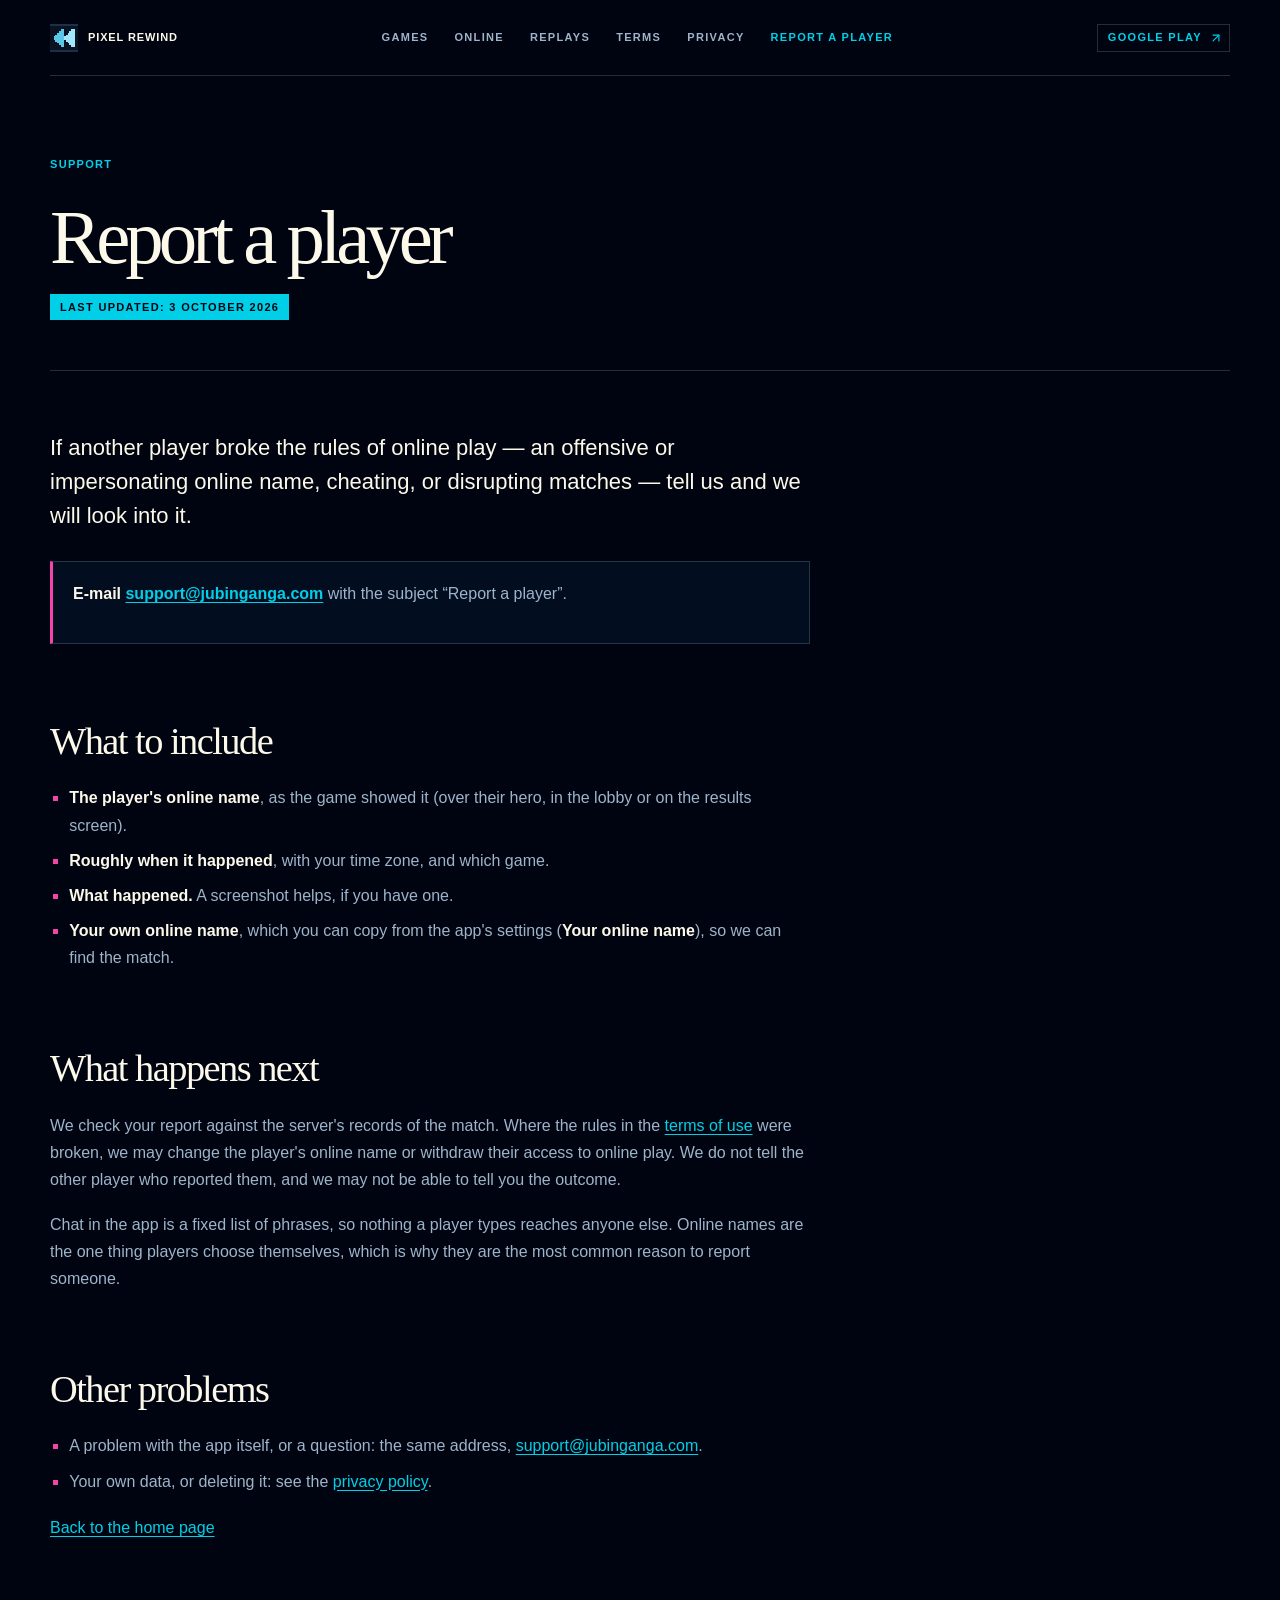
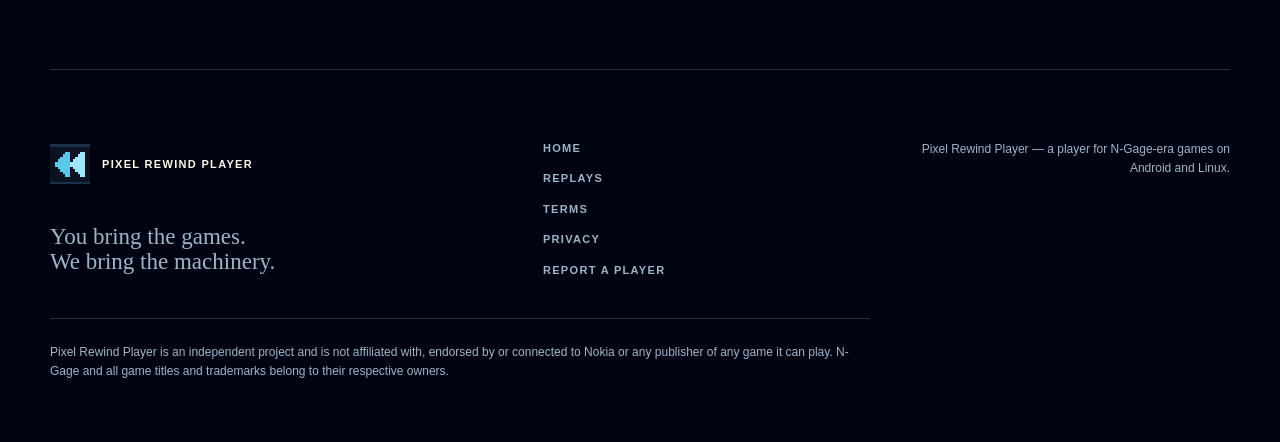
<file: report.html>
<!DOCTYPE html><html lang="en"><head><meta charSet="utf-8"/><meta name="viewport" content="width=device-width, initial-scale=1"/><link rel="preload" href="/img/favicon.svg" as="image"/><link rel="stylesheet" href="/_next/static/chunks/1z4snedmy69ip.css" data-precedence="next"/><link rel="preload" as="script" fetchPriority="low" href="/_next/static/chunks/3cfn99dbrcvvp.js"/><script src="/_next/static/chunks/24oq267qibdq3.js" async=""></script><script src="/_next/static/chunks/3wbm-994r45kr.js" async=""></script><script src="/_next/static/chunks/turbopack-3-ry682tkyiqk.js" async=""></script><script src="/_next/static/chunks/0umf92h1sb77c.js" async=""></script><script src="/_next/static/chunks/1zswj8128_rlk.js" async=""></script><meta name="theme-color" content="#0b1322"/><meta name="color-scheme" content="dark"/><title>Report a player — Pixel Rewind Player</title><meta name="description" content="How to report a player who breaks the rules in Pixel Rewind Player online play."/><link rel="canonical" href="https://pixelrewind.app/report.html"/><link rel="icon" href="/img/favicon.svg" type="image/svg+xml"/><link rel="apple-touch-icon" href="/apple-icon.png"/><script src="/_next/static/chunks/0cz1d0mv5g_q7.js" noModule=""></script></head><body class="antialiased"><div hidden=""><!--$--><!--/$--></div><nav class="site-nav" aria-label="Main"><a href="/" class="brand"><img src="/img/favicon.svg" alt="" width="28" height="28"/><span>PIXEL REWIND</span></a><div class="nav-links"><a href="/#games">Games</a><a href="/#online">Online</a><a href="/watch.html">Replays</a><a href="/terms.html">Terms</a><a href="/privacy.html">Privacy</a><a href="/report.html" aria-current="page">Report a player</a></div><a class="group/button inline-flex shrink-0 items-center justify-center border bg-clip-padding font-medium whitespace-nowrap transition-all outline-none select-none focus-visible:border-ring focus-visible:ring-3 focus-visible:ring-ring/50 active:not-aria-[haspopup]:translate-y-px disabled:pointer-events-none disabled:opacity-50 aria-invalid:border-destructive aria-invalid:ring-3 aria-invalid:ring-destructive/20 dark:aria-invalid:border-destructive/50 dark:aria-invalid:ring-destructive/40 [&amp;_svg]:pointer-events-none [&amp;_svg]:shrink-0 border-border bg-background hover:bg-muted hover:text-foreground aria-expanded:bg-muted aria-expanded:text-foreground dark:border-input dark:bg-input/30 dark:hover:bg-input/50 h-7 gap-1 px-2.5 text-[0.8rem] in-data-[slot=button-group]:rounded-lg has-data-[icon=inline-end]:pr-1.5 has-data-[icon=inline-start]:pl-1.5 [&amp;_svg:not([class*=&#x27;size-&#x27;])]:size-3.5 nav-download rounded-none" href="https://play.google.com/store/apps/details?id=com.jubinganga.pixelrewindplayer&amp;hl=en">Google Play <svg xmlns="http://www.w3.org/2000/svg" width="24" height="24" viewBox="0 0 24 24" fill="none" stroke="currentColor" stroke-width="2" stroke-linecap="round" stroke-linejoin="round" class="lucide lucide-arrow-up-right" aria-hidden="true" data-icon="inline-end"><path d="M7 7h10v10"></path><path d="M7 17 17 7"></path></svg></a></nav><main><header class="page-head section-shell"><div class="section-kicker">SUPPORT</div><h1>Report a player</h1><p class="updated">Last updated: 3 October 2026</p></header><article class="prose section-shell"><p class="lede">If another player broke the rules of online play — an offensive or impersonating online name, cheating, or disrupting matches — tell us and we will look into it.</p><div class="callout"><p><strong>E-mail <a href="mailto:support@jubinganga.com?subject=Report%20a%20player">support@jubinganga.com</a></strong> with the subject “Report a player”.</p></div><h2>What to include</h2><ul><li><strong>The player&#x27;s online name</strong>, as the game showed it (over their hero, in the lobby or on the results screen).</li><li><strong>Roughly when it happened</strong>, with your time zone, and which game.</li><li><strong>What happened.</strong> A screenshot helps, if you have one.</li><li><strong>Your own online name</strong>, which you can copy from the app&#x27;s settings (<strong>Your online name</strong>), so we can find the match.</li></ul><h2>What happens next</h2><p>We check your report against the server&#x27;s records of the match. Where the rules in the <a href="/terms.html">terms of use</a> were broken, we may change the player&#x27;s online name or withdraw their access to online play. We do not tell the other player who reported them, and we may not be able to tell you the outcome.</p><p>Chat in the app is a fixed list of phrases, so nothing a player types reaches anyone else. Online names are the one thing players choose themselves, which is why they are the most common reason to report someone.</p><h2>Other problems</h2><ul><li>A problem with the app itself, or a question: the same address, <a href="mailto:support@jubinganga.com">support@jubinganga.com</a>.</li><li>Your own data, or deleting it: see the <a href="/privacy.html">privacy policy</a>.</li></ul><p><a href="/">Back to the home page</a></p></article></main><footer class="footer section-shell"><div class="footer-brand"><img src="/img/favicon.svg" alt="" width="40" height="40"/><strong>PIXEL REWIND PLAYER</strong><p>You bring the games.<br/>We bring the machinery.</p></div><nav class="footer-links" aria-label="Footer"><a href="/">Home</a><a href="/watch.html">Replays</a><a href="/terms.html">Terms</a><a href="/privacy.html">Privacy</a><a href="/report.html">Report a player</a></nav><p class="copyright">Pixel Rewind Player — a player for N-Gage-era games on Android and Linux.</p><p class="disclaimer">Pixel Rewind Player is an independent project and is not affiliated with, endorsed by or connected to Nokia or any publisher of any game it can play. N-Gage and all game titles and trademarks belong to their respective owners.</p></footer><!--$--><!--/$--><script id="_R_">(globalThis["TURBOPACK"] || (globalThis["TURBOPACK"] = [])).push({"otherChunks":["static/chunks/3cfn99dbrcvvp.js","static/chunks/24oq267qibdq3.js","static/chunks/3wbm-994r45kr.js"],"runtimeModuleIds":[94553]});</script><script src="/_next/static/chunks/3cfn99dbrcvvp.js" async=""></script><script>(self.__next_f=self.__next_f||[]).push([0])</script><script>self.__next_f.push([1,"1:\"$Sreact.fragment\"\n2:\"/_next/static/chunks/0umf92h1sb77c.js\"\n3:I[39756,[\"$2\"],\"default\"]\n4:I[37457,[\"$2\"],\"default\"]\n8:\"/_next/static/chunks/1zswj8128_rlk.js\"\n9:I[5014,[\"$2\",\"$8\"],\"default\"]\ne:\"ViewportBoundary\"\nf:I[97367,[\"$2\"],\"$e\"]\n11:\"MetadataBoundary\"\n12:I[97367,[\"$2\"],\"$11\"]\n13:\"$Sreact.suspense\"\n15:I[68027,[\"$2\"],\"default\",1]\n:HL[\"/_next/static/chunks/1z4snedmy69ip.css\",\"style\"]\n:HL[\"/img/favicon.svg\",\"image\"]\n6:X\n7:[[\"children\",{\"s\":\"__PAGE__\",\"h\":512,\"d\":{\"r\":[\"$\",\"$1\",\"c\",{\"children\":[[[\"$\",\"nav\",null,{\"className\":\"site-nav\",\"aria-label\":\"Main\",\"children\":[[\"$\",\"a\",null,{\"href\":\"/\",\"className\":\"brand\",\"children\":[[\"$\",\"img\",null,{\"src\":\"/img/favicon.svg\",\"alt\":\"\",\"width\":28,\"height\":28}],[\"$\",\"span\",null,{\"children\":\"PIXEL REWIND\"}]]}],[\"$\",\"div\",null,{\"className\":\"nav-links\",\"children\":[[\"$\",\"a\",null,{\"href\":\"/#games\",\"children\":\"Games\"}],[\"$\",\"a\",null,{\"href\":\"/#online\",\"children\":\"Online\"}],[[\"$\",\"a\",\"watch\",{\"href\":\"/watch.html\",\"aria-current\":\"$undefined\",\"children\":\"Replays\"}],[\"$\",\"a\",\"terms\",{\"href\":\"/terms.html\",\"aria-current\":\"$undefined\",\"children\":\"Terms\"}],[\"$\",\"a\",\"privacy\",{\"href\":\"/privacy.html\",\"aria-current\":\"$undefined\",\"children\":\"Privacy\"}],[\"$\",\"a\",\"report\",{\"href\":\"/report.html\",\"aria-current\":\"page\",\"children\":\"Report a player\"}]]]}],[\"$\",\"a\",null,{\"className\":\"group/button inline-flex shrink-0 items-center justify-center border bg-clip-padding font-medium whitespace-nowrap transition-all outline-none select-none focus-visible:border-ring focus-visible:ring-3 focus-visible:ring-ring/50 active:not-aria-[haspopup]:translate-y-px disabled:pointer-events-none disabled:opacity-50 aria-invalid:border-destructive aria-invalid:ring-3 aria-invalid:ring-destructive/20 dark:aria-invalid:border-destructive/50 dark:aria-invalid:ring-destructive/40 [\u0026_svg]:pointer-events-none [\u0026_svg]:shrink-0 border-border bg-background hover:bg-muted hover:text-foreground aria-expanded:bg-muted aria-expanded:text-foreground dark:border-input dark:bg-input/30 dark:hover:bg-input/50 h-7 gap-1 px-2.5 text-[0.8rem] in-data-[slot=button-group]:rounded-lg has-data-[icon=inline-end]:pr-1.5 has-data-[icon=inline-start]:pl-1.5 [\u0026_svg:not([class*='size-'])]:size-3.5 nav-download rounded-none\",\"href\":\"https://play.google.com/store/apps/details?id=com.jubinganga.pixelrewindplayer\u0026hl=en\",\"children\":[\"Google Play \",[\"$\",\"$L9\",null,{\"ref\":\"$undefined\",\"icon\":{\"name\":\"arrow-up-right\",\"size\":24,\"node\":[[\"path\",{\"d\":\"M7 7h10v10\",\"key\":\"1tivn9\"}],[\"path\",{\"d\":\"M7 17 17 7\",\"key\":\"1vkiza\"}]]},\"className\":\"$undefined\",\"data-icon\":\"inline-end\"}]]}]]}],[\"$\",\"main\",null,{\"children\":[[\"$\",\"header\",null,{\"className\":\"page-head section-shell\",\"children\":[[\"$\",\"div\",null,{\"className\":\"section-kicker\",\"children\":\"SUPPORT\"}],[\"$\",\"h1\",null,{\"children\":\"Report a player\"}],[\"$\",\"p\",null,{\"className\":\"updated\",\"children\":\"Last updated: 3 October 2026\"}]]}],\"$La\"]}],\"$Lb\"],[\"$Lc\"],\"$Ld\"]}],\"p\":false,\"v\":null}}]]\n5:[[\"children\",{\"s\":\"report\",\"h\":512,\"d\":{\"r\":[\"$\",\"$1\",\"c\",{\"children\":[null,[\"$\",\"$L3\",null,{\"parallelRouterKey\":\"children\",\"error\":\"$undefined\",\"errorStyles\":\"$undefined\",\"errorScripts\":\"$undefined\",\"template\":[\"$\",\"$L4\",null,{}],\"templateStyles\":\"$undefined\",\"templateScripts\":\"$undefined\",\"notFound\":\"$undefined\",\"forbidden\":\"$undefined\",\"unauthorized\":\"$undefined\"}]]}],\"p\":false,\"v\":\"$6\"},\"c\":\"$Q7\"}]]\n0:{\"P\":null,\"c\":[\"\",\"report\"],\"q\":\"\",\"i\":false,\"t\":{\"t\":{\"s\":\"\",\"h\":528,\"d\":{\"r\":[\"$\",\"$1\",\"c\",{\"children\":[[[\"$\",\"link\",\"0\",{\"rel\":\"stylesheet\",\"href\":\"/_next/static/chunks/1z4snedmy69ip.css\",\"precedence\":\"next\",\"crossOrigin\":\"$undefined\",\"nonce\":\"$undefined\"}],[\"$\",\"script\",\"script-0\",{\"src\":\"/_next/static/chunks/0umf92h1sb77c.js\",\"async\":true,\"nonce\":\"$undefined\"}]],[\"$\",\"html\",null,{\"lang\":\"en\",\"children\":[\"$\",\"body\",null,{\"className\":\"antialiased\",\"children\":[\"$\",\"$L3\",null,{\"parallelRouterKey\":\"children\",\"error\":\"$undefined\",\"errorStyles\":\"$undefined\",\"errorScripts\":\"$undefined\",\"template\":[\"$\",\"$L4\",null,{}],\"templateStyles\":\"$undefined\",\"templateScripts\":\"$undefined\",\"notFound\":[[[\"$\",\"title\",null,{\"children\":\"404: This page could not be found.\"}],[\"$\",\"div\",null,{\"style\":{\"fontFamily\":\"system-ui,\\\"Segoe UI\\\",Roboto,Helvetica,Arial,sans-serif,\\\"Apple Color Emoji\\\",\\\"Segoe UI Emoji\\\"\",\"height\":\"100vh\",\"textAlign\":\"center\",\"display\":\"flex\",\"flexDirection\":\"column\",\"alignItems\":\"center\",\"justifyContent\":\"center\"},\"children\":[\"$\",\"div\",null,{\"children\":[[\"$\",\"style\",null,{\"dangerouslySetInnerHTML\":{\"__html\":\"body{color:#000;background:#fff;margin:0}.next-error-h1{border-right:1px solid rgba(0,0,0,.3)}@media (prefers-color-scheme:dark){body{color:#fff;background:#000}.next-error-h1{border-right:1px solid rgba(255,255,255,.3)}}\"}}],[\"$\",\"h1\",null,{\"className\":\"next-error-h1\",\"style\":{\"display\":\"inline-block\",\"margin\":\"0 20px 0 0\",\"padding\":\"0 23px 0 0\",\"fontSize\":24,\"fontWeight\":500,\"verticalAlign\":\"top\",\"lineHeight\":\"49px\"},\"children\":404}],[\"$\",\"div\",null,{\"style\":{\"display\":\"inline-block\"},\"children\":[\"$\",\"h2\",null,{\"style\":{\"fontSize\":14,\"fontWeight\":400,\"lineHeight\":\"49px\",\"margin\":0},\"children\":\"This page could not be found.\"}]}]]}]}]],[]],\"forbidden\":\"$undefined\",\"unauthorized\":\"$undefined\"}]}]}]]}],\"p\":false,\"v\":null},\"c\":\"$Q5\"},\"h\":{\"r\":[\"$\",\"$1\",\"h\",{\"children\":[null,[\"$\",\"$Lf\",null,{\"children\":\"$L10\"}],[\"$\",\"$L12\",null,{\"children\":[[\"$\",\"div\",null,{\"hidden\":true,\"children\":[\"$\",\"$13\",null,{\"name\":\"Next.Metadata\",\"children\":\"$L14\"}]}],null]}],null]}],\"p\":false,\"v\":null}},\"m\":\"$undefined\",\"G\":[\"$15\",[[\"$\",\"link\",\"0\",{\"rel\":\"stylesheet\",\"href\":\"/_next/static/chunks/1z4snedmy69ip.css\",\"precedence\":\"next\",\"crossOrigin\":\"$undefined\",\"nonce\":\"$undefined\"}]]],\"S\":true,\"r\":\"$undefined\",\"s\":\"$undefined\",\"a\":\"$undefined\",\"l\":\"$undefined\",\"p\":\"$undefined\",\"d\":\"$undefined\",\"b\":\"QyBW6Jjj86iJEW_K3UT8w\"}\n16:I[97367,[\"$2\"],\"OutletBoundary\"]\n6:C\na:[\"$\",\"article\",null,{\"className\":\"prose section-shell\",\"children\":[[\"$\",\"p\",null,{\"className\":\"lede\",\"children\":\"If another player broke the rules of online play — an offensive or impersonating online name, cheating, or disrupting matches — tell us and we will look into it.\"}],[\"$\",\"div\",null,{\"className\":\"callout\",\"children\":[\"$\",\"p\",null,{\"children\":[[\"$\",\"strong\",null,{\"children\":[\"E-mail \",[\"$\",\"a\",null,{\"href\":\"mailto:support@jubinganga.com?subject=Report%20a%20player\",\"children\":\"support@jubinganga.com\"}]]}],\" with the subject “Report a player”.\"]}]}],[\"$\",\"h2\",null,{\"children\":\"What to include\"}],[\"$\",\"ul\",null,{\"children\":[[\"$\",\"li\",null,{\"children\":[[\"$\",\"strong\",null,{\"children\":\"The player's online name\"}],\", as the game showed it (over their hero, in the lobby or on the results screen).\"]}],[\"$\",\"li\",null,{\"children\":[[\"$\",\"strong\",null,{\"children\":\"Roughly when it happened\"}],\", with your time zone, and which game.\"]}],[\"$\",\"li\",null,{\"children\":[[\"$\",\"strong\",null,{\"children\":\"What happened.\"}],\" A screenshot helps, if you have one.\"]}],[\"$\",\"li\",null,{\"children\":[[\"$\",\"strong\",null,{\"children\":\"Your own online name\"}],\", which you can copy from the app's settings (\",[\"$\",\"strong\",null,{\"children\":\"Your online name\"}],\"), so we can find the match.\"]}]]}],[\"$\",\"h2\",null,{\"children\":\"What happens next\"}],[\"$\",\"p\",null,{\"children\":[\"We check your report against the server's records of the match. Where the rules in the \",[\"$\",\"a\",null,{\"href\":\"/terms.html\",\"children\":\"terms of use\"}],\" were broken, we may change the player's online name or withdraw their access to online play. We do not tell the other player who reported them, and we may not be able to tell you the outcome.\"]}],[\"$\",\"p\",null,{\"children\":\"Chat in the app is a fixed list of phrases, so nothing a player types reaches anyone else. Online names are the one thing players choose themselves, which is why they are the most common reason to report someone.\"}],[\"$\",\"h2\",null,{\"children\":\"Other problems\"}],[\"$\",\"ul\",null,{\"children\":[[\"$\",\"li\",null,{\"children\":[\"A problem with the app itself, or a question: the same address, \",[\"$\",\"a\",null,{\"href\":\"mailto:support@jubinganga.com\",\"children\":\"support@jubinganga.com\"}],\".\"]}],[\"$\",\"li\",null,{\"children\":[\"Your own data, or deleting it: see the \",[\"$\",\"a\",null,{\"href\":\"/privacy.html\",\"children\":\"privacy policy\"}],\".\"]}]]}],[\"$\",\"p\",null,{\"children\":[\"$\",\"a\",null,{\"href\":\"/\",\"children\":\"Back to the home page\"}]}]]}]\nb:[\"$\",\"footer\",null,{\"className\":\"footer section-shell\",\"children\":[[\"$\",\"div\",null,{\"className\":\"footer-brand\",\"children\":[[\"$\",\"img\",null,{\"src\":\"/img/favicon.svg\",\"alt\":\"\",\"width\":40,\"height\":40}],[\"$\",\"strong\",null,{\"children\":\"PIXEL REWIND PLAYER\"}],[\"$\",\"p\",null,{\"children\":[\"You bring the games.\",[\"$\",\"br\",null,{}],\"We bring the machinery.\"]}]]}],[\"$\",\"nav\",null,{\"className\":\"footer-links\",\"aria-label\":\"Footer\",\"children\":[[\"$\",\"a\",null,{\"href\":\"/\",\"children\":\"Home\"}],[\"$\",\"a\",null,{\"href\":\"/watch.html\",\"children\":\"Replays\"}],[\"$\",\"a\",null,{\"href\":\"/terms.html\",\"children\":\"Terms\"}],[\"$\",\"a\",null,{\"href\":\"/privacy.html\",\"children\":\"Privacy\"}],[\"$\",\"a\",null,{\"href\":\"/report.html\",\"children\":\"Report a player\"}]]}],[\"$\",\"p\",null,{\"className\":\"copyright\",\"children\":\"Pixel Rewind Player — a player for N-Gage-era games on Android and Linux.\"}],[\"$\",\"p\",null,{\"className\":\"disclaimer\",\"children\":[\"Pixel Rewind Player is an independent project and is not affiliated with, endorsed by or connected to Nokia or any publisher of any game it can play. N-Gage and all game titles and trademarks belong to their respective owners.\",false]}]]}]\nc:[\"$\",\"script\",\"script-0\",{\"src\":\"/_next/static/chunks/1zswj8128_rlk.js\",\"async\":true,\"nonce\":\"$undefined\"}]\nd:[\"$\",\"$L16\",null,{\"children\":[\"$\",\"$13\",null,{\"name\":\"Next.MetadataOutlet\",\"children\":\"$@17\"}]}]\n10:[[\"$\",\"meta\",\"0\",{\"charSet\":\"utf-8\"}],[\"$\",\"meta\",\"1\",{\"name\":\"viewport\",\"content\":\"width=device-width, initial-scale=1\"}],[\"$\",\"meta\",\"2\",{\"name\":\"theme-color\",\"content\":\"#0b1322\"}],[\"$\",\"meta\",\"3\",{\"name\":\"color-scheme\",\"content\":\"dark\"}]]\n18:I[27201,[\"$2\"],\"IconMark\"]\n14:[[\"$\",\"title\",\"0\",{\"children\":\"Report a player — Pixel Rewind Player\"}],[\"$\",\"meta\",\"1\",{\"name\":\"description\",\"content\":\"How to report a player who breaks the rules in Pixel Rewind Player online play.\"}],[\"$\",\"link\",\"2\",{\"rel\":\"canonical\",\"href\":\"https://pixelrewind.app/report.html\"}],[\"$\",\"link\",\"3\",{\"rel\":\"icon\",\"href\":\"/img/favicon.svg\",\"type\":\"image/svg+xml\"}],[\"$\",\"link\",\"4\",{\"rel\":\"apple-touch-icon\",\"href\":\"/apple-icon.png\"}],[\"$\",\"$L18\",\"5\",{}]]\n17:null\n"])</script></body></html>
</file>
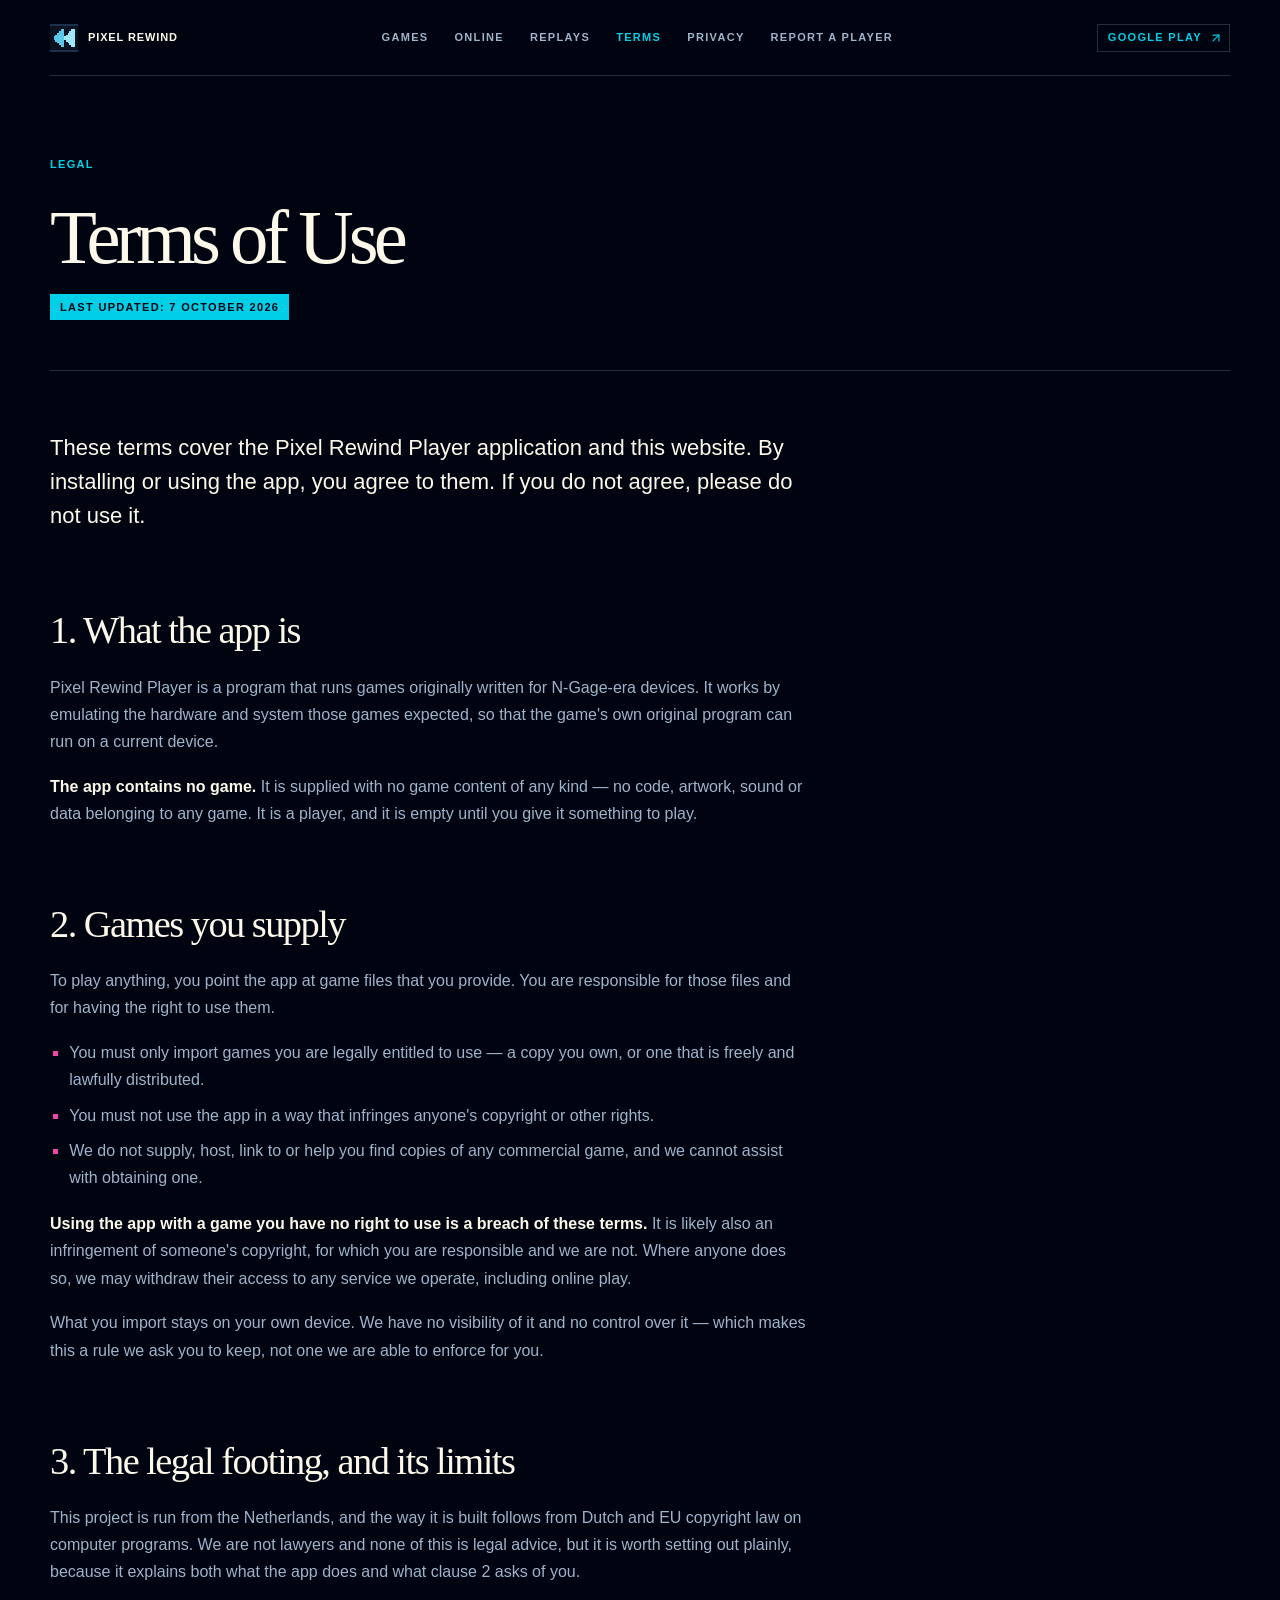
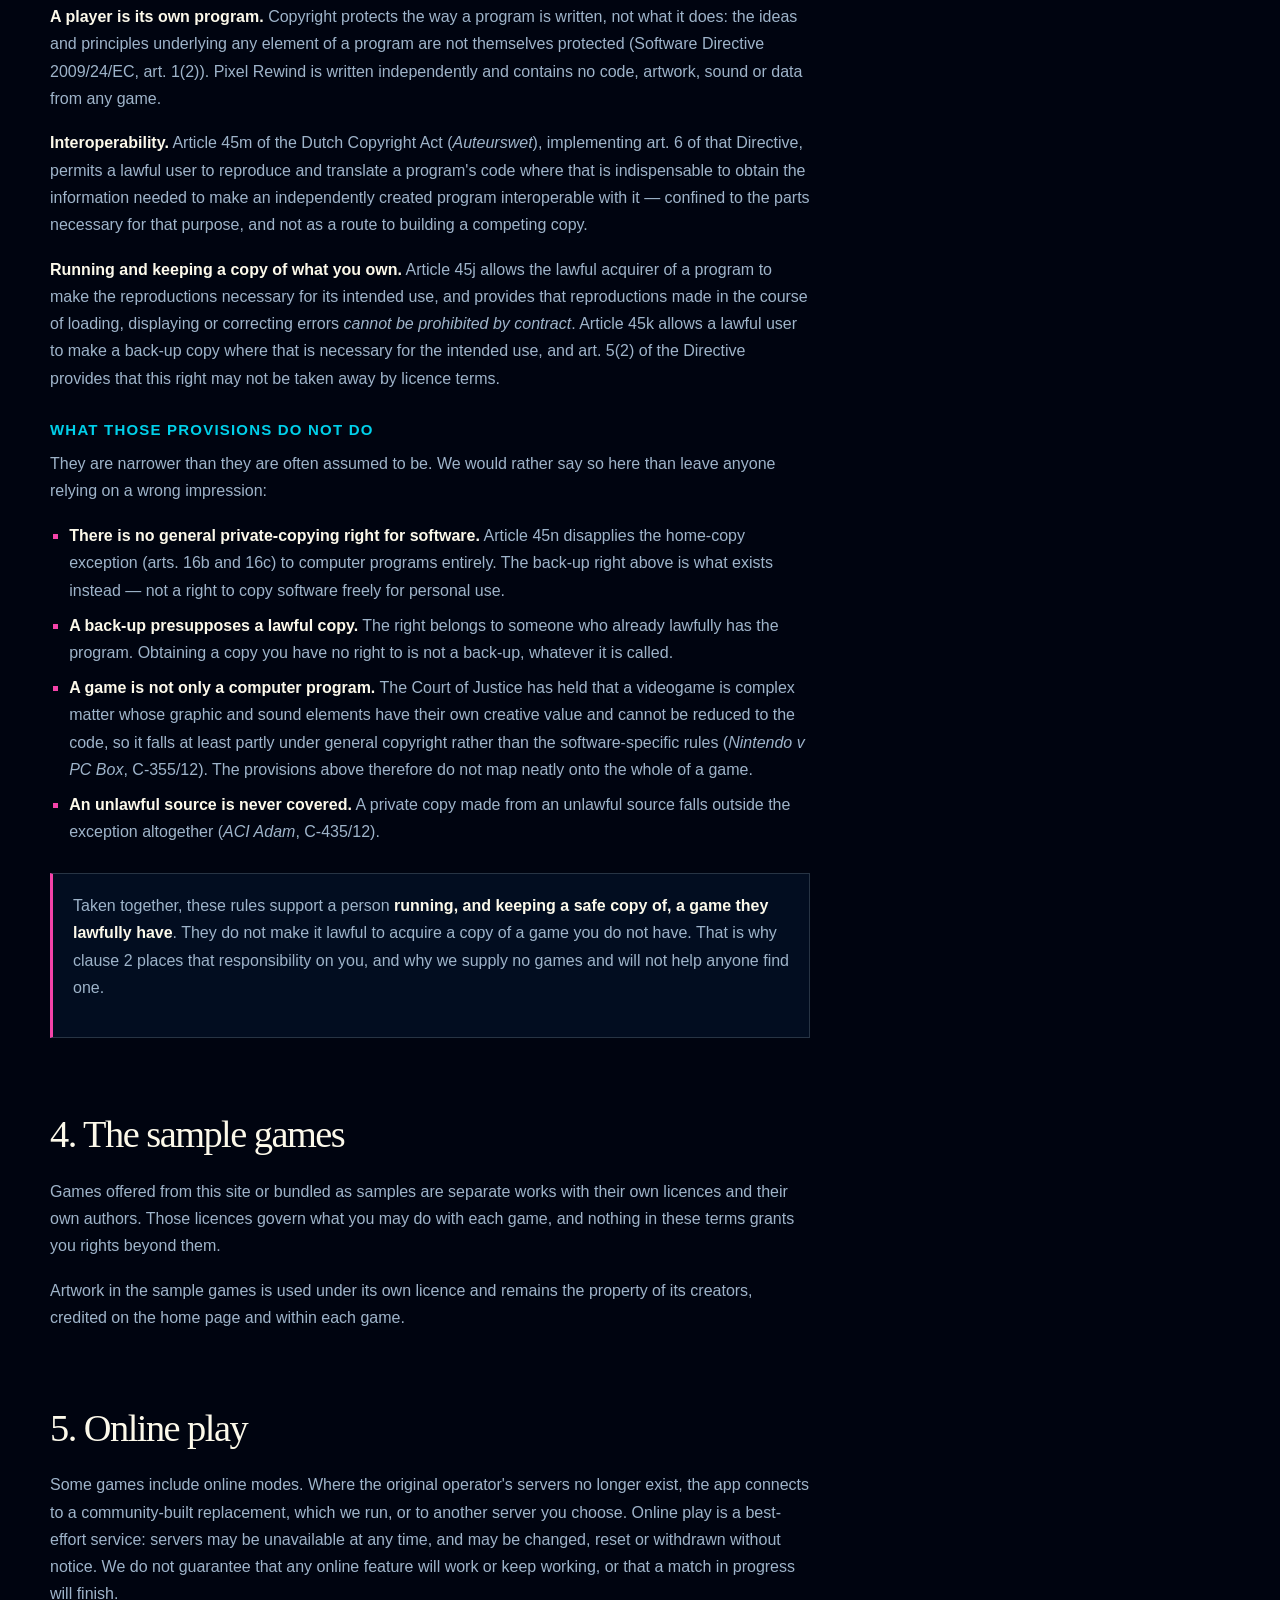
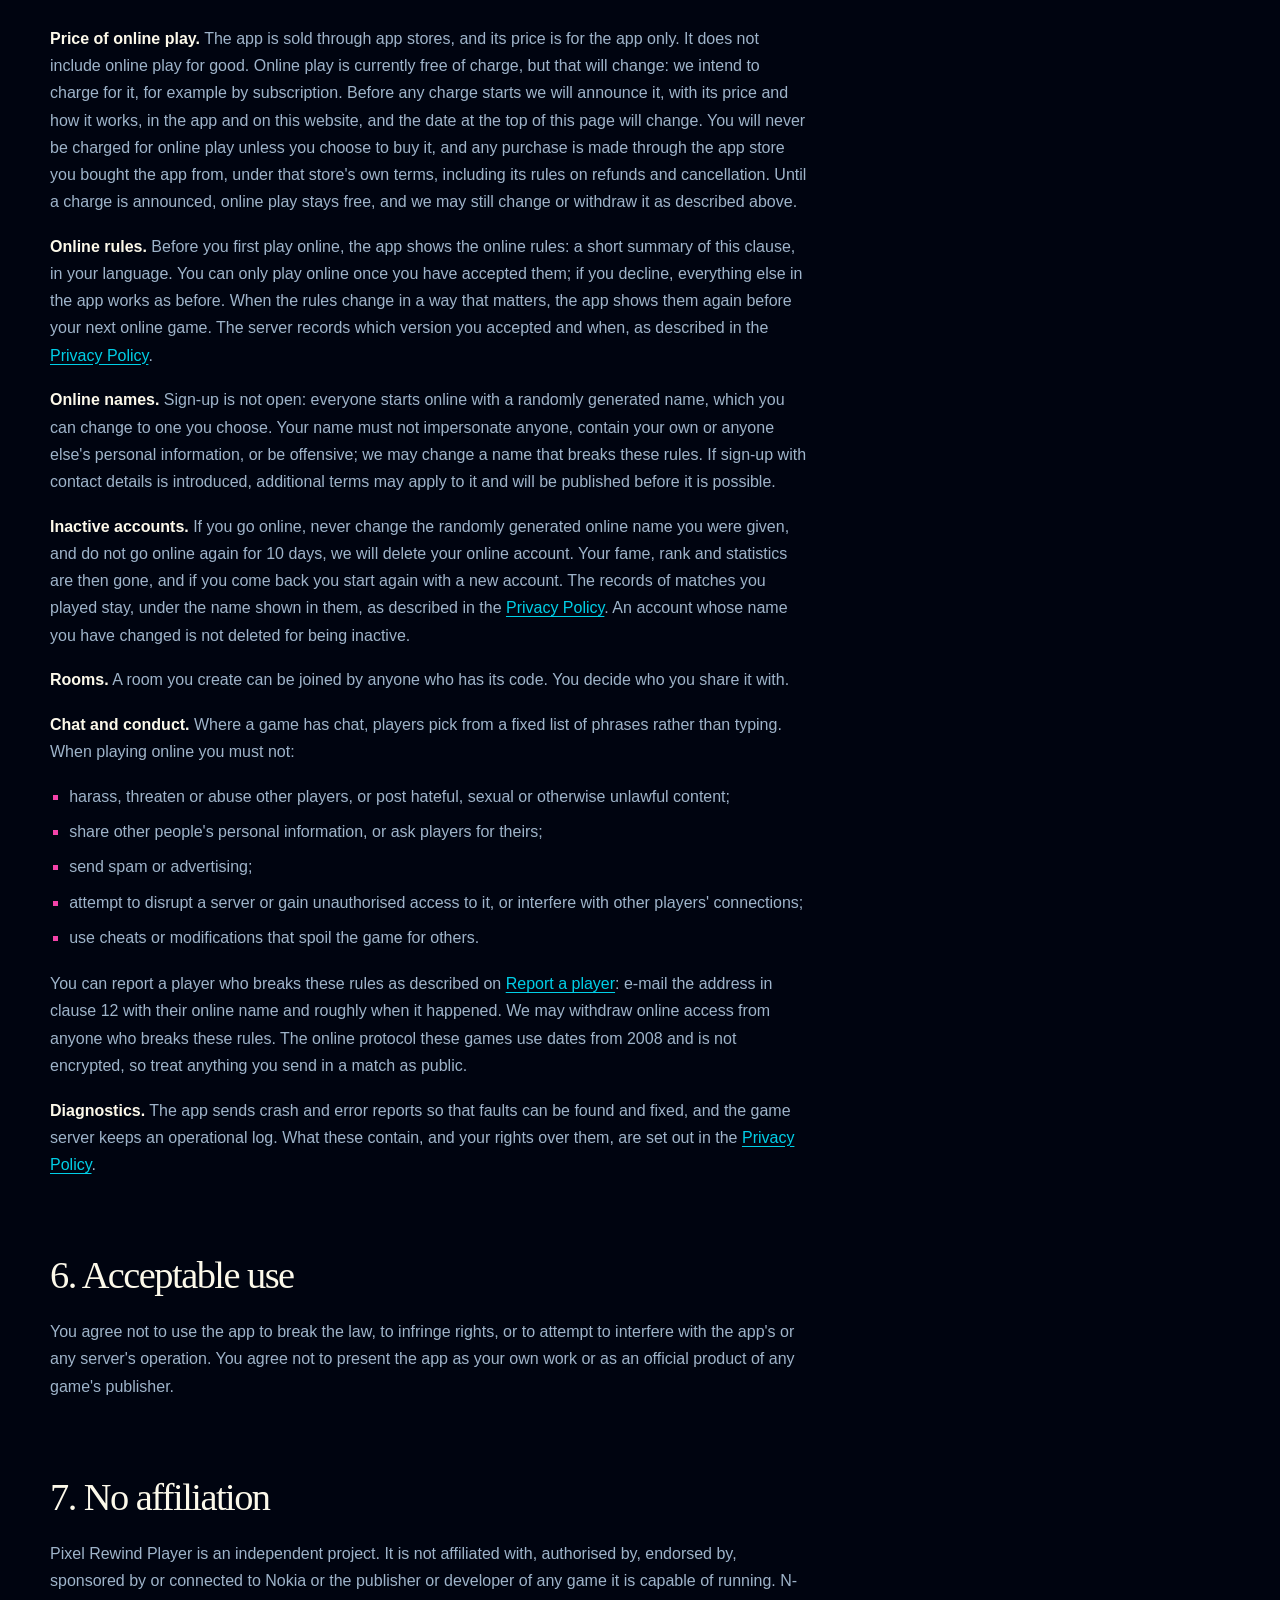
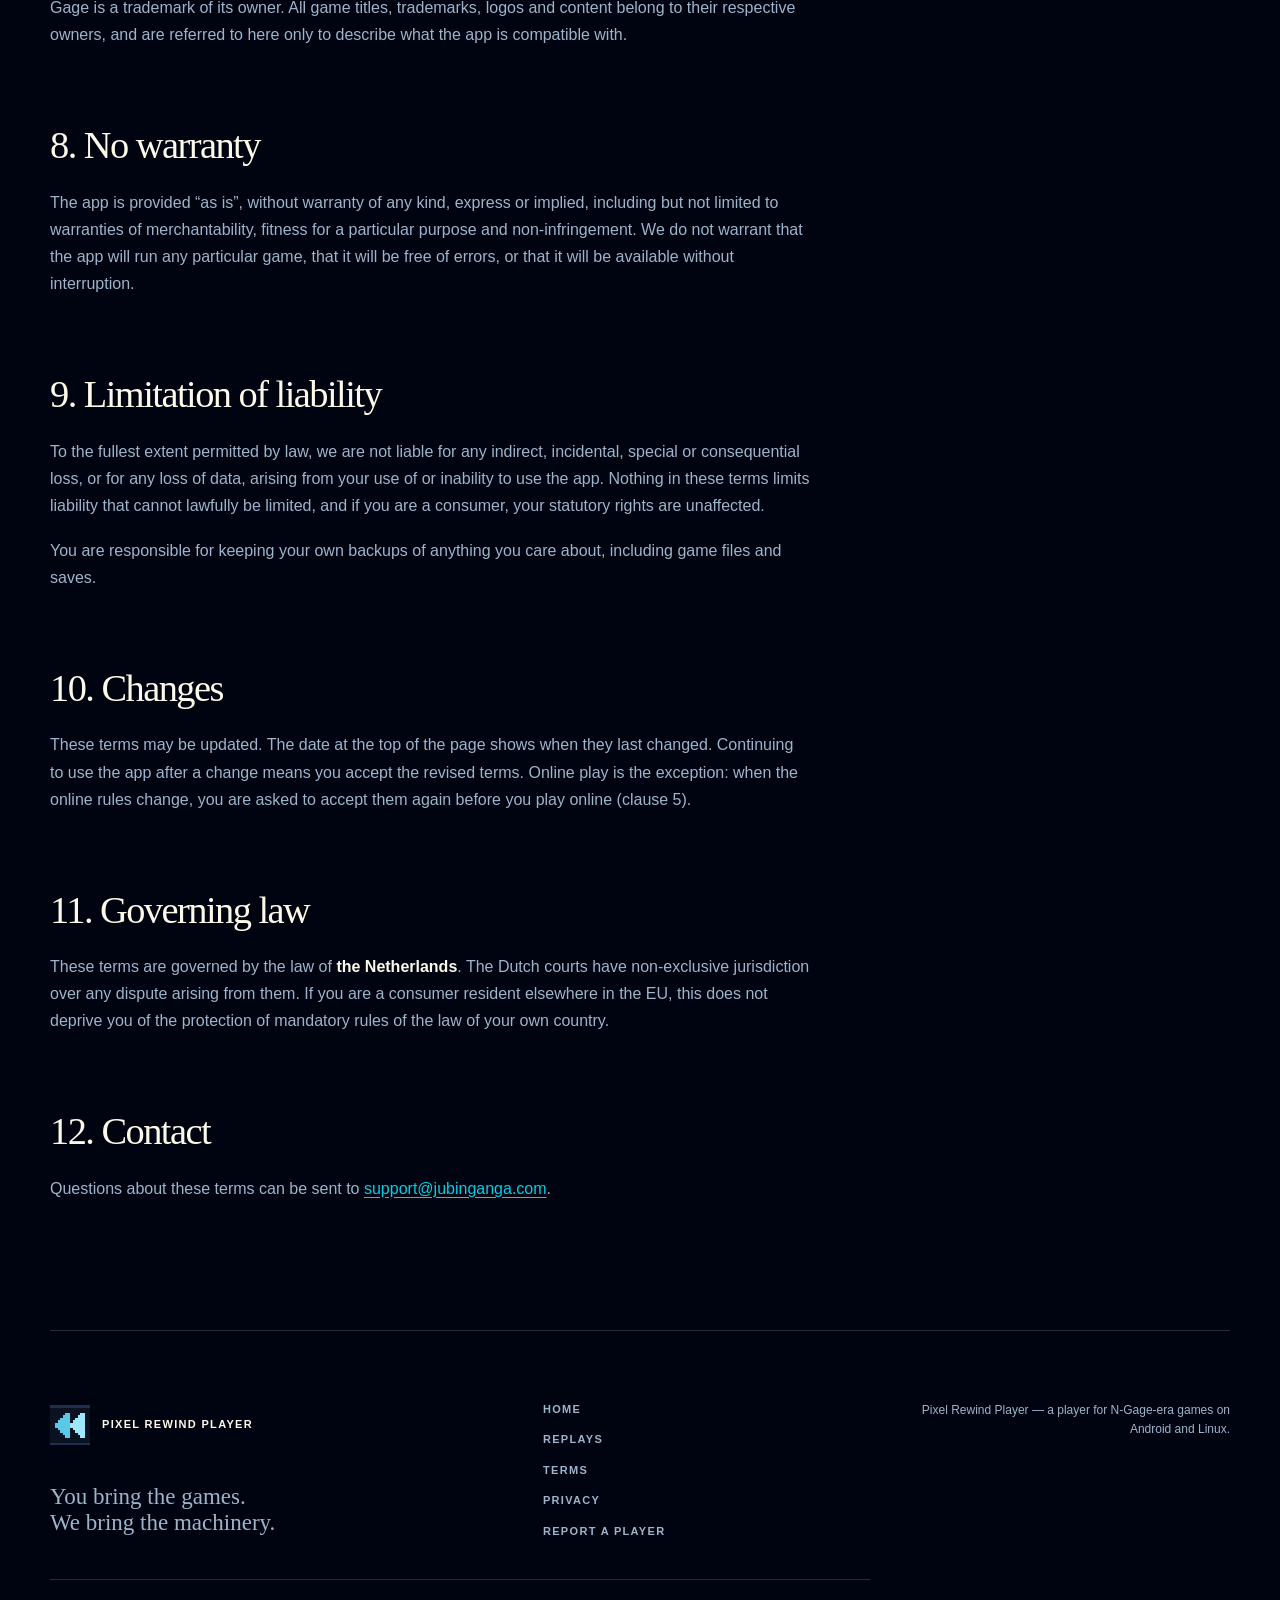
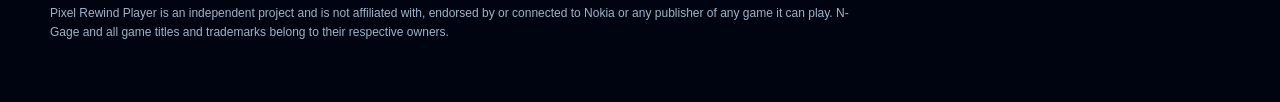
<file: terms.html>
<!DOCTYPE html><html lang="en"><head><meta charSet="utf-8"/><meta name="viewport" content="width=device-width, initial-scale=1"/><link rel="preload" href="/img/favicon.svg" as="image"/><link rel="stylesheet" href="/_next/static/chunks/1z4snedmy69ip.css" data-precedence="next"/><link rel="preload" as="script" fetchPriority="low" href="/_next/static/chunks/3cfn99dbrcvvp.js"/><script src="/_next/static/chunks/24oq267qibdq3.js" async=""></script><script src="/_next/static/chunks/3wbm-994r45kr.js" async=""></script><script src="/_next/static/chunks/turbopack-3-ry682tkyiqk.js" async=""></script><script src="/_next/static/chunks/0umf92h1sb77c.js" async=""></script><script src="/_next/static/chunks/1zswj8128_rlk.js" async=""></script><meta name="theme-color" content="#0b1322"/><meta name="color-scheme" content="dark"/><title>Terms of Use — Pixel Rewind Player</title><meta name="description" content="Terms of use for the Pixel Rewind Player app and website."/><link rel="canonical" href="https://pixelrewind.app/terms.html"/><link rel="icon" href="/img/favicon.svg" type="image/svg+xml"/><link rel="apple-touch-icon" href="/apple-icon.png"/><script src="/_next/static/chunks/0cz1d0mv5g_q7.js" noModule=""></script></head><body class="antialiased"><div hidden=""><!--$--><!--/$--></div><nav class="site-nav" aria-label="Main"><a href="/" class="brand"><img src="/img/favicon.svg" alt="" width="28" height="28"/><span>PIXEL REWIND</span></a><div class="nav-links"><a href="/#games">Games</a><a href="/#online">Online</a><a href="/watch.html">Replays</a><a href="/terms.html" aria-current="page">Terms</a><a href="/privacy.html">Privacy</a><a href="/report.html">Report a player</a></div><a class="group/button inline-flex shrink-0 items-center justify-center border bg-clip-padding font-medium whitespace-nowrap transition-all outline-none select-none focus-visible:border-ring focus-visible:ring-3 focus-visible:ring-ring/50 active:not-aria-[haspopup]:translate-y-px disabled:pointer-events-none disabled:opacity-50 aria-invalid:border-destructive aria-invalid:ring-3 aria-invalid:ring-destructive/20 dark:aria-invalid:border-destructive/50 dark:aria-invalid:ring-destructive/40 [&amp;_svg]:pointer-events-none [&amp;_svg]:shrink-0 border-border bg-background hover:bg-muted hover:text-foreground aria-expanded:bg-muted aria-expanded:text-foreground dark:border-input dark:bg-input/30 dark:hover:bg-input/50 h-7 gap-1 px-2.5 text-[0.8rem] in-data-[slot=button-group]:rounded-lg has-data-[icon=inline-end]:pr-1.5 has-data-[icon=inline-start]:pl-1.5 [&amp;_svg:not([class*=&#x27;size-&#x27;])]:size-3.5 nav-download rounded-none" href="https://play.google.com/store/apps/details?id=com.jubinganga.pixelrewindplayer&amp;hl=en">Google Play <svg xmlns="http://www.w3.org/2000/svg" width="24" height="24" viewBox="0 0 24 24" fill="none" stroke="currentColor" stroke-width="2" stroke-linecap="round" stroke-linejoin="round" class="lucide lucide-arrow-up-right" aria-hidden="true" data-icon="inline-end"><path d="M7 7h10v10"></path><path d="M7 17 17 7"></path></svg></a></nav><main><header class="page-head section-shell"><div class="section-kicker">LEGAL</div><h1>Terms of Use</h1><p class="updated">Last updated: 7 October 2026</p></header><article class="prose section-shell"><p class="lede">These terms cover the Pixel Rewind Player application and this website. By installing or using the app, you agree to them. If you do not agree, please do not use it.</p><h2>1. What the app is</h2><p>Pixel Rewind Player is a program that runs games originally written for N-Gage-era devices. It works by emulating the hardware and system those games expected, so that the game&#x27;s own original program can run on a current device.</p><p><strong>The app contains no game.</strong> It is supplied with no game content of any kind — no code, artwork, sound or data belonging to any game. It is a player, and it is empty until you give it something to play.</p><h2>2. Games you supply</h2><p>To play anything, you point the app at game files that you provide. You are responsible for those files and for having the right to use them.</p><ul><li>You must only import games you are legally entitled to use — a copy you own, or one that is freely and lawfully distributed.</li><li>You must not use the app in a way that infringes anyone&#x27;s copyright or other rights.</li><li>We do not supply, host, link to or help you find copies of any commercial game, and we cannot assist with obtaining one.</li></ul><p><strong>Using the app with a game you have no right to use is a breach of these terms.</strong> It is likely also an infringement of someone&#x27;s copyright, for which you are responsible and we are not. Where anyone does so, we may withdraw their access to any service we operate, including online play.</p><p>What you import stays on your own device. We have no visibility of it and no control over it — which makes this a rule we ask you to keep, not one we are able to enforce for you.</p><h2>3. The legal footing, and its limits</h2><p>This project is run from the Netherlands, and the way it is built follows from Dutch and EU copyright law on computer programs. We are not lawyers and none of this is legal advice, but it is worth setting out plainly, because it explains both what the app does and what clause 2 asks of you.</p><p><strong>A player is its own program.</strong> Copyright protects the way a program is written, not what it does: the ideas and principles underlying any element of a program are not themselves protected (Software Directive 2009/24/EC, art. 1(2)). Pixel Rewind is written independently and contains no code, artwork, sound or data from any game.</p><p><strong>Interoperability.</strong> Article 45m of the Dutch Copyright Act (<em>Auteurswet</em>), implementing art. 6 of that Directive, permits a lawful user to reproduce and translate a program&#x27;s code where that is indispensable to obtain the information needed to make an independently created program interoperable with it — confined to the parts necessary for that purpose, and not as a route to building a competing copy.</p><p><strong>Running and keeping a copy of what you own.</strong> Article 45j allows the lawful acquirer of a program to make the reproductions necessary for its intended use, and provides that reproductions made in the course of loading, displaying or correcting errors <em>cannot be prohibited by contract</em>. Article 45k allows a lawful user to make a back-up copy where that is necessary for the intended use, and art. 5(2) of the Directive provides that this right may not be taken away by licence terms.</p><h3>What those provisions do not do</h3><p>They are narrower than they are often assumed to be. We would rather say so here than leave anyone relying on a wrong impression:</p><ul><li><strong>There is no general private-copying right for software.</strong> Article 45n disapplies the home-copy exception (arts. 16b and 16c) to computer programs entirely. The back-up right above is what exists instead — not a right to copy software freely for personal use.</li><li><strong>A back-up presupposes a lawful copy.</strong> The right belongs to someone who already lawfully has the program. Obtaining a copy you have no right to is not a back-up, whatever it is called.</li><li><strong>A game is not only a computer program.</strong> The Court of Justice has held that a videogame is complex matter whose graphic and sound elements have their own creative value and cannot be reduced to the code, so it falls at least partly under general copyright rather than the software-specific rules (<em>Nintendo v PC Box</em>, C-355/12). The provisions above therefore do not map neatly onto the whole of a game.</li><li><strong>An unlawful source is never covered.</strong> A private copy made from an unlawful source falls outside the exception altogether (<em>ACI Adam</em>, C-435/12).</li></ul><div class="callout"><p>Taken together, these rules support a person <strong>running, and keeping a safe copy of, a game they lawfully have</strong>. They do not make it lawful to acquire a copy of a game you do not have. That is why clause 2 places that responsibility on you, and why we supply no games and will not help anyone find one.</p></div><h2>4. The sample games</h2><p>Games offered from this site or bundled as samples are separate works with their own licences and their own authors. Those licences govern what you may do with each game, and nothing in these terms grants you rights beyond them.</p><p>Artwork in the sample games is used under its own licence and remains the property of its creators, credited on the home page and within each game.</p><h2>5. Online play</h2><p>Some games include online modes. Where the original operator&#x27;s servers no longer exist, the app connects to a community-built replacement, which we run, or to another server you choose. Online play is a best-effort service: servers may be unavailable at any time, and may be changed, reset or withdrawn without notice. We do not guarantee that any online feature will work or keep working, or that a match in progress will finish.</p><p><strong>Price of online play.</strong> The app is sold through app stores, and its price is for the app only. It does not include online play for good. Online play is currently free of charge, but that will change: we intend to charge for it, for example by subscription. Before any charge starts we will announce it, with its price and how it works, in the app and on this website, and the date at the top of this page will change. You will never be charged for online play unless you choose to buy it, and any purchase is made through the app store you bought the app from, under that store&#x27;s own terms, including its rules on refunds and cancellation. Until a charge is announced, online play stays free, and we may still change or withdraw it as described above.</p><p><strong>Online rules.</strong> Before you first play online, the app shows the online rules: a short summary of this clause, in your language. You can only play online once you have accepted them; if you decline, everything else in the app works as before. When the rules change in a way that matters, the app shows them again before your next online game. The server records which version you accepted and when, as described in the <a href="/privacy.html">Privacy Policy</a>.</p><p><strong>Online names.</strong> Sign-up is not open: everyone starts online with a randomly generated name, which you can change to one you choose. Your name must not impersonate anyone, contain your own or anyone else&#x27;s personal information, or be offensive; we may change a name that breaks these rules. If sign-up with contact details is introduced, additional terms may apply to it and will be published before it is possible.</p><p><strong>Inactive accounts.</strong> If you go online, never change the randomly generated online name you were given, and do not go online again for 10 days, we will delete your online account. Your fame, rank and statistics are then gone, and if you come back you start again with a new account. The records of matches you played stay, under the name shown in them, as described in the <a href="/privacy.html">Privacy Policy</a>. An account whose name you have changed is not deleted for being inactive.</p><p><strong>Rooms.</strong> A room you create can be joined by anyone who has its code. You decide who you share it with.</p><p><strong>Chat and conduct.</strong> Where a game has chat, players pick from a fixed list of phrases rather than typing. When playing online you must not:</p><ul><li>harass, threaten or abuse other players, or post hateful, sexual or otherwise unlawful content;</li><li>share other people&#x27;s personal information, or ask players for theirs;</li><li>send spam or advertising;</li><li>attempt to disrupt a server or gain unauthorised access to it, or interfere with other players&#x27; connections;</li><li>use cheats or modifications that spoil the game for others.</li></ul><p>You can report a player who breaks these rules as described on <a href="/report.html">Report a player</a>: e-mail the address in clause 12 with their online name and roughly when it happened. We may withdraw online access from anyone who breaks these rules. The online protocol these games use dates from 2008 and is not encrypted, so treat anything you send in a match as public.</p><p><strong>Diagnostics.</strong> The app sends crash and error reports so that faults can be found and fixed, and the game server keeps an operational log. What these contain, and your rights over them, are set out in the <a href="/privacy.html">Privacy Policy</a>.</p><h2>6. Acceptable use</h2><p>You agree not to use the app to break the law, to infringe rights, or to attempt to interfere with the app&#x27;s or any server&#x27;s operation. You agree not to present the app as your own work or as an official product of any game&#x27;s publisher.</p><h2>7. No affiliation</h2><p>Pixel Rewind Player is an independent project. It is not affiliated with, authorised by, endorsed by, sponsored by or connected to Nokia or the publisher or developer of any game it is capable of running. N-Gage is a trademark of its owner. All game titles, trademarks, logos and content belong to their respective owners, and are referred to here only to describe what the app is compatible with.</p><h2>8. No warranty</h2><p>The app is provided “as is”, without warranty of any kind, express or implied, including but not limited to warranties of merchantability, fitness for a particular purpose and non-infringement. We do not warrant that the app will run any particular game, that it will be free of errors, or that it will be available without interruption.</p><h2>9. Limitation of liability</h2><p>To the fullest extent permitted by law, we are not liable for any indirect, incidental, special or consequential loss, or for any loss of data, arising from your use of or inability to use the app. Nothing in these terms limits liability that cannot lawfully be limited, and if you are a consumer, your statutory rights are unaffected.</p><p>You are responsible for keeping your own backups of anything you care about, including game files and saves.</p><h2>10. Changes</h2><p>These terms may be updated. The date at the top of the page shows when they last changed. Continuing to use the app after a change means you accept the revised terms. Online play is the exception: when the online rules change, you are asked to accept them again before you play online (clause 5).</p><h2>11. Governing law</h2><p>These terms are governed by the law of <strong>the Netherlands</strong>. The Dutch courts have non-exclusive jurisdiction over any dispute arising from them. If you are a consumer resident elsewhere in the EU, this does not deprive you of the protection of mandatory rules of the law of your own country.</p><h2>12. Contact</h2><p>Questions about these terms can be sent to <a href="mailto:support@jubinganga.com">support@jubinganga.com</a>.</p></article></main><footer class="footer section-shell"><div class="footer-brand"><img src="/img/favicon.svg" alt="" width="40" height="40"/><strong>PIXEL REWIND PLAYER</strong><p>You bring the games.<br/>We bring the machinery.</p></div><nav class="footer-links" aria-label="Footer"><a href="/">Home</a><a href="/watch.html">Replays</a><a href="/terms.html">Terms</a><a href="/privacy.html">Privacy</a><a href="/report.html">Report a player</a></nav><p class="copyright">Pixel Rewind Player — a player for N-Gage-era games on Android and Linux.</p><p class="disclaimer">Pixel Rewind Player is an independent project and is not affiliated with, endorsed by or connected to Nokia or any publisher of any game it can play. N-Gage and all game titles and trademarks belong to their respective owners.</p></footer><!--$--><!--/$--><script id="_R_">(globalThis["TURBOPACK"] || (globalThis["TURBOPACK"] = [])).push({"otherChunks":["static/chunks/3cfn99dbrcvvp.js","static/chunks/24oq267qibdq3.js","static/chunks/3wbm-994r45kr.js"],"runtimeModuleIds":[94553]});</script><script src="/_next/static/chunks/3cfn99dbrcvvp.js" async=""></script><script>(self.__next_f=self.__next_f||[]).push([0])</script><script>self.__next_f.push([1,"1:\"$Sreact.fragment\"\n2:\"/_next/static/chunks/0umf92h1sb77c.js\"\n3:I[39756,[\"$2\"],\"default\"]\n4:I[37457,[\"$2\"],\"default\"]\n8:\"/_next/static/chunks/1zswj8128_rlk.js\"\n9:I[5014,[\"$2\",\"$8\"],\"default\"]\ne:\"ViewportBoundary\"\nf:I[97367,[\"$2\"],\"$e\"]\n11:\"MetadataBoundary\"\n12:I[97367,[\"$2\"],\"$11\"]\n13:\"$Sreact.suspense\"\n15:I[68027,[\"$2\"],\"default\",1]\n:HL[\"/_next/static/chunks/1z4snedmy69ip.css\",\"style\"]\n:HL[\"/img/favicon.svg\",\"image\"]\n6:X\n7:[[\"children\",{\"s\":\"__PAGE__\",\"h\":512,\"d\":{\"r\":[\"$\",\"$1\",\"c\",{\"children\":[[[\"$\",\"nav\",null,{\"className\":\"site-nav\",\"aria-label\":\"Main\",\"children\":[[\"$\",\"a\",null,{\"href\":\"/\",\"className\":\"brand\",\"children\":[[\"$\",\"img\",null,{\"src\":\"/img/favicon.svg\",\"alt\":\"\",\"width\":28,\"height\":28}],[\"$\",\"span\",null,{\"children\":\"PIXEL REWIND\"}]]}],[\"$\",\"div\",null,{\"className\":\"nav-links\",\"children\":[[\"$\",\"a\",null,{\"href\":\"/#games\",\"children\":\"Games\"}],[\"$\",\"a\",null,{\"href\":\"/#online\",\"children\":\"Online\"}],[[\"$\",\"a\",\"watch\",{\"href\":\"/watch.html\",\"aria-current\":\"$undefined\",\"children\":\"Replays\"}],[\"$\",\"a\",\"terms\",{\"href\":\"/terms.html\",\"aria-current\":\"page\",\"children\":\"Terms\"}],[\"$\",\"a\",\"privacy\",{\"href\":\"/privacy.html\",\"aria-current\":\"$undefined\",\"children\":\"Privacy\"}],[\"$\",\"a\",\"report\",{\"href\":\"/report.html\",\"aria-current\":\"$undefined\",\"children\":\"Report a player\"}]]]}],[\"$\",\"a\",null,{\"className\":\"group/button inline-flex shrink-0 items-center justify-center border bg-clip-padding font-medium whitespace-nowrap transition-all outline-none select-none focus-visible:border-ring focus-visible:ring-3 focus-visible:ring-ring/50 active:not-aria-[haspopup]:translate-y-px disabled:pointer-events-none disabled:opacity-50 aria-invalid:border-destructive aria-invalid:ring-3 aria-invalid:ring-destructive/20 dark:aria-invalid:border-destructive/50 dark:aria-invalid:ring-destructive/40 [\u0026_svg]:pointer-events-none [\u0026_svg]:shrink-0 border-border bg-background hover:bg-muted hover:text-foreground aria-expanded:bg-muted aria-expanded:text-foreground dark:border-input dark:bg-input/30 dark:hover:bg-input/50 h-7 gap-1 px-2.5 text-[0.8rem] in-data-[slot=button-group]:rounded-lg has-data-[icon=inline-end]:pr-1.5 has-data-[icon=inline-start]:pl-1.5 [\u0026_svg:not([class*='size-'])]:size-3.5 nav-download rounded-none\",\"href\":\"https://play.google.com/store/apps/details?id=com.jubinganga.pixelrewindplayer\u0026hl=en\",\"children\":[\"Google Play \",[\"$\",\"$L9\",null,{\"ref\":\"$undefined\",\"icon\":{\"name\":\"arrow-up-right\",\"size\":24,\"node\":[[\"path\",{\"d\":\"M7 7h10v10\",\"key\":\"1tivn9\"}],[\"path\",{\"d\":\"M7 17 17 7\",\"key\":\"1vkiza\"}]]},\"className\":\"$undefined\",\"data-icon\":\"inline-end\"}]]}]]}],[\"$\",\"main\",null,{\"children\":[[\"$\",\"header\",null,{\"className\":\"page-head section-shell\",\"children\":[[\"$\",\"div\",null,{\"className\":\"section-kicker\",\"children\":\"LEGAL\"}],[\"$\",\"h1\",null,{\"children\":\"Terms of Use\"}],[\"$\",\"p\",null,{\"className\":\"updated\",\"children\":\"Last updated: 7 October 2026\"}]]}],\"$La\"]}],\"$Lb\"],[\"$Lc\"],\"$Ld\"]}],\"p\":false,\"v\":null}}]]\n5:[[\"children\",{\"s\":\"terms\",\"h\":512,\"d\":{\"r\":[\"$\",\"$1\",\"c\",{\"children\":[null,[\"$\",\"$L3\",null,{\"parallelRouterKey\":\"children\",\"error\":\"$undefined\",\"errorStyles\":\"$undefined\",\"errorScripts\":\"$undefined\",\"template\":[\"$\",\"$L4\",null,{}],\"templateStyles\":\"$undefined\",\"templateScripts\":\"$undefined\",\"notFound\":\"$undefined\",\"forbidden\":\"$undefined\",\"unauthorized\":\"$undefined\"}]]}],\"p\":false,\"v\":\"$6\"},\"c\":\"$Q7\"}]]\n0:{\"P\":null,\"c\":[\"\",\"terms\"],\"q\":\"\",\"i\":false,\"t\":{\"t\":{\"s\":\"\",\"h\":528,\"d\":{\"r\":[\"$\",\"$1\",\"c\",{\"children\":[[[\"$\",\"link\",\"0\",{\"rel\":\"stylesheet\",\"href\":\"/_next/static/chunks/1z4snedmy69ip.css\",\"precedence\":\"next\",\"crossOrigin\":\"$undefined\",\"nonce\":\"$undefined\"}],[\"$\",\"script\",\"script-0\",{\"src\":\"/_next/static/chunks/0umf92h1sb77c.js\",\"async\":true,\"nonce\":\"$undefined\"}]],[\"$\",\"html\",null,{\"lang\":\"en\",\"children\":[\"$\",\"body\",null,{\"className\":\"antialiased\",\"children\":[\"$\",\"$L3\",null,{\"parallelRouterKey\":\"children\",\"error\":\"$undefined\",\"errorStyles\":\"$undefined\",\"errorScripts\":\"$undefined\",\"template\":[\"$\",\"$L4\",null,{}],\"templateStyles\":\"$undefined\",\"templateScripts\":\"$undefined\",\"notFound\":[[[\"$\",\"title\",null,{\"children\":\"404: This page could not be found.\"}],[\"$\",\"div\",null,{\"style\":{\"fontFamily\":\"system-ui,\\\"Segoe UI\\\",Roboto,Helvetica,Arial,sans-serif,\\\"Apple Color Emoji\\\",\\\"Segoe UI Emoji\\\"\",\"height\":\"100vh\",\"textAlign\":\"center\",\"display\":\"flex\",\"flexDirection\":\"column\",\"alignItems\":\"center\",\"justifyContent\":\"center\"},\"children\":[\"$\",\"div\",null,{\"children\":[[\"$\",\"style\",null,{\"dangerouslySetInnerHTML\":{\"__html\":\"body{color:#000;background:#fff;margin:0}.next-error-h1{border-right:1px solid rgba(0,0,0,.3)}@media (prefers-color-scheme:dark){body{color:#fff;background:#000}.next-error-h1{border-right:1px solid rgba(255,255,255,.3)}}\"}}],[\"$\",\"h1\",null,{\"className\":\"next-error-h1\",\"style\":{\"display\":\"inline-block\",\"margin\":\"0 20px 0 0\",\"padding\":\"0 23px 0 0\",\"fontSize\":24,\"fontWeight\":500,\"verticalAlign\":\"top\",\"lineHeight\":\"49px\"},\"children\":404}],[\"$\",\"div\",null,{\"style\":{\"display\":\"inline-block\"},\"children\":[\"$\",\"h2\",null,{\"style\":{\"fontSize\":14,\"fontWeight\":400,\"lineHeight\":\"49px\",\"margin\":0},\"children\":\"This page could not be found.\"}]}]]}]}]],[]],\"forbidden\":\"$undefined\",\"unauthorized\":\"$undefined\"}]}]}]]}],\"p\":false,\"v\":null},\"c\":\"$Q5\"},\"h\":{\"r\":[\"$\",\"$1\",\"h\",{\"children\":[null,[\"$\",\"$Lf\",null,{\"children\":\"$L10\"}],[\"$\",\"$L12\",null,{\"children\":[[\"$\",\"div\",null,{\"hidden\":true,\"children\":[\"$\",\"$13\",null,{\"name\":\"Next.Metadata\",\"children\":\"$L14\"}]}],null]}],null]}],\"p\":false,\"v\":null}},\"m\":\"$undefined\",\"G\":[\"$15\",[[\"$\",\"link\",\"0\",{\"rel\":\"stylesheet\",\"href\":\"/_next/static/chunks/1z4snedmy69ip.css\",\"precedence\":\"next\",\"crossOrigin\":\"$undefined\",\"nonce\":\"$undefined\"}]]],\"S\":true,\"r\":\"$undefined\",\"s\":\"$undefined\",\"a\":\"$undefined\",\"l\":\"$undefined\",\"p\":\"$undefined\",\"d\":\"$undefined\",\"b\":\"QyBW6Jjj86iJEW_K3UT8w\"}\n38:I[97367,[\"$2\"],\"OutletBoundary\"]\n6:C\na:[\"$\",\"article\",null,{\"className\":\"prose section-shell\",\"children\":[[\"$\",\"p\",null,{\"className\":\"lede\",\"children\":\"These terms cover the Pixel Rewind Player application and this website. By installing or using the app, you agree to them. If you do not agree, please do not use it.\"}],[\"$\",\"h2\",null,{\"children\":\"1. What the app is\"}],[\"$\",\"p\",null,{\"children\":\"Pixel Rewind Player is a program that runs games originally written for N-Gage-era devices. It works by emulating the hardware and system those games expected, so that the game's own original program can run on a current device.\"}],[\"$\",\"p\",null,{\"children\":[[\"$\",\"strong\",null,{\"children\":\"The app contains no game.\"}],\" It is supplied with no game content of any kind — no code, artwork, sound or data belonging to any game. It is a player, and it is empty until you give it something to play.\"]}],[\"$\",\"h2\",null,{\"children\":\"2. Games you supply\"}],[\"$\",\"p\",null,{\"children\":\"To play anything, you point the app at game files that you provide. You are responsible for those files and for having the right to use them.\"}],[\"$\",\"ul\",null,{\"children\":[[\"$\",\"li\",null,{\"children\":\"You must only import games you are legally entitled to use — a copy you own, or one that is freely and lawfully distributed.\"}],[\"$\",\"li\",null,{\"children\":\"You must not use the app in a way that infringes anyone's copyright or other rights.\"}],[\"$\",\"li\",null,{\"children\":\"We do not supply, host, link to or help you find copies of any commercial game, and we cannot assist with obtaining one.\"}]]}],[\"$\",\"p\",null,{\"children\":[[\"$\",\"strong\",null,{\"children\":\"Using the app with a game you have no right to use is a breach of these terms.\"}],\" It is likely also an infringement of someone's copyright, for which you are responsible and we are not. Where anyone does so, we may withdraw their access to any service we operate, including online play.\"]}],[\"$\",\"p\",null,{\"children\":\"What you import stays on your own device. We have no visibility of it and no control over it — which makes this a rule we ask you to keep, not one we are able to enforce for you.\"}],[\"$\",\"h2\",null,{\"children\":\"3. The legal footing, and its limits\"}],[\"$\",\"p\",null,{\"children\":\"This project is run from the Netherlands, and the way it is built follows from Dutch and EU copyright law on computer programs. We are not lawyers and none of this is legal advice, but it is worth setting out plainly, because it explains both what the app does and what clause 2 asks of you.\"}],[\"$\",\"p\",null,{\"children\":[[\"$\",\"strong\",null,{\"children\":\"A player is its own program.\"}],\" Copyright protects the way a program is written, not what it does: the ideas and principles underlying any element of a program are not themselves protected (Software Directive 2009/24/EC, art. 1(2)). Pixel Rewind is written independently and contains no code, artwork, sound or data from any game.\"]}],[\"$\",\"p\",null,{\"children\":[[\"$\",\"strong\",null,{\"children\":\"Interoperability.\"}],\" Article 45m of the Dutch Copyright Act (\",[\"$\",\"em\",null,{\"children\":\"Auteurswet\"}],\"), implementing art. 6 of that Directive, permits a lawful user to reproduce and translate a program's code where that is indispensable to obtain the information needed to make an independently created program interoperable with it — confined to the parts necessary for that purpose, and not as a route to building a competing copy.\"]}],[\"$\",\"p\",null,{\"children\":[[\"$\",\"strong\",null,{\"children\":\"Running and keeping a copy of what you own.\"}],\" Article 45j allows the lawful acquirer of a program to make the reproductions necessary for its intended use, and provides that reproductions made in the course of loading, displaying or correcting errors \",\"$L16\",\". Article 45k allows a lawful user to make a back-up copy where that is necessary for the intended use, and art. 5(2) of the Directive provides that this right may not be taken away by licence terms.\"]}],\"$L17\",\"$L18\",\"$L19\",\"$L1a\",\"$L1b\",\"$L1c\",\"$L1d\",\"$L1e\",\"$L1f\",\"$L20\",\"$L21\",\"$L22\",\"$L23\",\"$L24\",\"$L25\",\"$L26\",\"$L27\",\"$L28\",\"$L29\",\"$L2a\",\"$L2b\",\"$L2c\",\"$L2d\",\"$L2e\",\"$L2f\",\"$L30\",\"$L31\",\"$L32\",\"$L33\",\"$L34\",\"$L35\",\"$L36\",\"$L37\"]}]\nb:[\"$\",\"footer\",null,{\"className\":\"footer section-shell\",\"children\":[[\"$\",\"div\",null,{\"className\":\"footer-brand\",\"children\":[[\"$\",\"img\",null,{\"src\":\"/img/favicon.svg\",\"alt\":\"\",\"width\":40,\"height\":40}],[\"$\",\"strong\",null,{\"children\":\"PIXEL REWIND PLAYER\"}],[\"$\",\"p\",null,{\"children\":[\"You bring the games.\",[\"$\",\"br\",null,{}],\"We bring the machinery.\"]}]]}],[\"$\",\"nav\",null,{\"className\":\"footer-links\",\"aria-label\":\"Footer\",\"children\":[[\"$\",\"a\",null,{\"href\":\"/\",\"children\":\"Home\"}],[\"$\",\"a\",null,{\"href\":\"/watch.html\",\"children\":\"Replays\"}],[\"$\",\"a\",null,{\"href\":\"/terms.html\",\"children\":\"Terms\"}],[\"$\",\"a\",null,{\"href\":\"/privacy.html\",\"children\":\"Privacy\"}],[\"$\",\"a\",null,{\"href\":\"/report.html\",\"children\":\"Report a player\"}]]}],[\"$\",\"p\",null,{\"className\":\"copyright\",\"children\":\"Pixel Rewind Player — a player for N-Gage-era games on Android and Linux.\"}],[\"$\",\"p\",null,{\"className\":\"disclaimer\",\"children\":[\"Pixel Rewind Player is an independent project and is not affiliated with, endorsed by or connected to Nokia or any publisher of any game it can play. N-Gage and all game titles and trademarks belong to their respective owners.\",false]}]]}]\nc:[\"$\",\"script\",\"script-0\",{\"src\":\"/_next/static/chunks/1zswj8128_rlk.js\",\"async\":true,\"nonce\":\"$undefined\"}]\nd:[\"$\",\"$L38\",null,{\"children\":[\"$\",\"$13\",null,{\"name\":\"Next.MetadataOutlet\",\"children\":\"$@39\"}]}]\n16:[\"$\",\"em\",null,{\"children\":\"cannot be prohibited by contract\"}]\n17:[\"$\",\"h3\",null,{\"children\":\"What those provisions do not do\"}]\n18:[\"$\",\"p\",null,{\"children\":\"They are narrower than they are often assumed to be. We would rather say so here than leave anyone relying on a wrong impression:\"}]\n19:[\"$\",\"ul\",null,{\"children\":[[\"$\",\"li\",null,{\"children\":[[\"$\",\"strong\",null,{\"children\":\"There is no general private-copying right for software.\"}],\" Article 45n disapplies the home-copy exception (arts. 16b and 16c) to computer programs entirely. The back-up right above is what exists instead — not a right to copy software freely for personal use.\"]}],[\"$\",\"li\",null,{\"children\":[[\"$\",\"strong\",null,{\"children\":\"A back-up presupposes a lawful copy.\"}],\" The right belongs to someone who already lawfully has the program. Obtaining a copy you have no right to is not a back-up, whatever it is called.\"]}],[\"$\",\"li\",null,{\"children\":[[\"$\",\"strong\",null,{\"children\":\"A game is not only a computer program.\"}],\" The Court of Justice has held that a videogame is complex matter whose graphic and sound elements have their own creative value and cannot be reduced to the code, so it falls at least partly under general copyright rather than the software-specific rules (\",[\"$\",\"em\",null,{\"children\":\"Nintendo v PC Box\"}],\", C-355/12). The provisions above therefore do not map neatly onto the whole of a game.\"]}],[\"$\",\"li\",null,{\"children\":[[\"$\",\"strong\",null,{\"children\":\"An unlawful source is never covered.\"}],\" A private copy made from an unlawful source falls outside the exception altogether (\",[\"$\",\"em\",null,{\"children\":\"ACI Adam\"}],\", C-435/12).\"]}]]}]\n1a:[\"$\",\"div\",null,{\"className\":\"callout\",\"children\":[\"$\",\"p\",null,{\"children\":[\"Taken together, these rules support a person \",[\"$\",\"strong\",null,{\"children\":\"running, and keeping a safe copy of, a game they lawfully have\"}],\". They do not make it lawful to acquire a copy of a game you do not have. That is why clause 2 places that responsibility on you, and why we supply no games and will not help anyone find one.\"]}]}]\n1b:[\"$\",\"h2\",null,{\"children\":\"4. The sample games\"}]\n1c:[\"$\",\"p\",null,{\"children\":\"Games offered from this site or bundled as samples are separate works with their own licences and their own authors. Those licences govern what you may do with each game, and nothing in these terms grants you rights beyond them.\"}]\n1d:[\"$\",\"p\",null,{\"children\":\"Artwork in the sample games is used under its own licence and remains the property of its creators, credited on the home page and within each game.\"}]\n1e:[\"$\",\"h2\",null,{\"children\":\"5. Online play\"}]\n1f:[\"$\",\"p\",null,{\"children\":\"Some games include online modes. Where the original operator's servers no longer exist, the app connects to a community-built replacement, which we run, or to another server you choose. Online play is a best-effort service: servers may be unavailable at any time, and may be changed, reset or withdrawn without notice. We do not guarantee that any online feature will work or keep working, or that a match in progress will finish.\"}]\n20:[\"$\",\"p\",null,{\"children\":[[\"$\",\"strong\",null,{\"children\":\"Price of online play.\"}],\" The app is sold through app stores, and its price is for the app only. It does not include online play for good. Online play is currently free of charge, but that will change: we intend to charge for it, for example by subscription. Before any charge starts we will announce it, with its price and how it works, in the app and on this website, and the date at the top of this page will change. You will never be charged for online play unless you choose to buy it, and any purchase is made through the app store you bought the app from, under that store's own terms, including its rules on refunds and cancellation. Until a charge is announced, online play stays free, and we may still change or withdraw it as described above.\"]}]\n21:[\"$\",\"p\",null,{\"children\":[[\"$\",\"strong\",null,{\"children\":\"Online rules.\"}],\" Before you first play online, the app shows the online rules: a short summary of this clause, in your language. You can only play online once you have accepted them; if you decline, everything else in the app works as before. When the rules change in a way that matters, the app shows them again before your next online game. The server records which version you accepted and when, as described in the \",[\"$\",\"a\",null,{\"href\":\"/privacy.html\",\"children\":\"Privacy Policy\"}],\".\"]}]\n22:[\"$\",\"p\",null,{\"children\":[[\"$\",\"strong\",null,{\"children\":\"Online names.\"}],\" Sign-up is not open: everyone starts online with a randomly generated name, which you can change to one you choose. Your name must not impersonate anyone, contain your own or anyone else's personal information, or be offensive; we may change a name that breaks these rules. If sign-up with contact details is introduced, additional terms may apply to it and will be published before it is possible.\"]}]\n23:[\"$\",\"p\",null,{\"children\":[[\"$\",\"strong\",null,{\"children\":\"Inactive accounts.\"}],\" If you go online, never change the randomly generated online name you were given, and do not go online again for 10 days, we will delete your online account. Your fame, rank and statistics are then gone, and if you come back you start again with a new account. The records of matches you played stay, under the name shown in them, as described in the \",[\"$\",\"a\",null,{\"href\":\"/privacy.html\",\"children\":\"Privacy Policy\"}],\". An account whose name you have changed is not deleted for being inactive.\"]}]\n24:[\"$\",\"p\",null,{\"children\":[[\"$\",\"strong\",null,{\"children\":\"Rooms.\"}],\" A room you create can be joined by anyone who has its code. You decide who you share it with.\"]}]\n25:[\"$\",\"p\",null,{\"children\":[[\"$\",\"strong\",null,{\"children\":\"Chat and conduct.\"}],\" Where a game has chat, players pick from a fixed list of phrases rather than typing. When playing online you must not:\"]}]\n26:[\"$\",\"ul\",null,{\"children\":[[\"$\",\"li\",null,{\"children\":\"harass, threaten or abuse other players, or post hateful, sexual or otherwise unlawful content;\"}],[\"$\",\"li\",null,{\"children\":\"share other people's personal information, or ask players for theirs;\"}],[\"$\",\"li\",null,{\"children\":\"send spam or advertising;\"}],[\"$\",\"li\",null,{\"children\":\"attempt to disrupt a server or gain unauthorised access to it, or interfere with other players' connections;\"}],[\"$\",\"li\",null,{\"children\":\"use cheats or modifications that spoil the game for others.\"}]]}]\n27:[\"$\",\"p\",null,{\"children\":[\"You can report a player who breaks these rules as described on \",[\"$\",\"a\",null,{\"href\":\"/report.html\",\"children\":\"Report a player\"}],\": e-mail the address in clause 12 with their online name and roughly when it happened. We may withdraw online access from anyone who breaks these rules. The online protocol these games use dates from 2008 and is not encrypted, so treat anything you send in a match as public.\"]}]\n28:[\"$\",\"p\",null,{\"children\":[[\"$\",\"strong\",null,{\"children\":\"Diagnostics.\"}],\" The app sends crash and error reports so that faults can be found and fixed, and the game server keeps an operational log. What these contain, and your rights over them, are set out in the \",[\"$\",\"a\",null,{\"href\":\"/privacy.html\",\"children\":\"Privacy Policy\"}],\".\"]}]\n29:[\"$\",\"h2\",null,{\"children\":\"6. Acceptable use\"}]\n2a:[\"$\",\"p\",null,{\"children\":\"You agree not to use the app to break the law, to infringe rights, or to attempt to interfere with the app's or any server's operation. You agree not to present the app as your own work or as an official product of any game's publisher.\"}]\n2b:[\"$\",\"h2\",null,{\"children\":\"7. No affiliation\"}]\n2c:[\"$\",\"p\",null,{\"children\":\"Pixel Rewind Player is an independent project. It is not affiliated with, authorised by, endorsed by, sponsored by or connected to Nokia or the publisher or developer of any game it is capable of running. N-Gage is a trademark of its owner. All game titles, trademarks, logos and content belong to their respective owners, and are referred to here only to describe what the app is compatible with.\"}]\n2d:[\"$\",\"h2\",null,{\"children\":\"8. No warranty\"}]\n2e:[\"$\",\"p\",null,{\"children\":\"The app is provided “as is”, without warranty of any kind, express or implied, including but not limited to warranties of merchantability, fitness for a particular purpose and non-infringement. We do not warrant that the app will run any particular game, that it will be free of errors, or that it will be available without interruption.\"}]\n2f:[\"$\",\"h2\",null,{\"children\":\"9. Limitation of liability\"}]\n30:[\"$\",\"p\",null,{\"children\":\"To the fullest extent permitted by law, we are not liable for any indirect, incidental, special or consequential loss, or for any loss of data, arising from your use of or inability to use the app. Nothing in these terms limits liability that cannot lawfully be limited, and if you are a consumer, your statutory rights are unaffected.\"}]\n31:[\"$\",\"p\",null,{\"children\":\"You are responsible for keeping your own backups of anything you care about, including game files and saves.\"}]\n32:[\"$\",\"h2\",null,{\"children\":\"10. Changes\"}]\n33:[\"$\",\"p\",null,{\"children\":\"These terms may be updated. The date at the top of the page shows when they last changed. Continuing to use the app after a change means you accept the revised terms. Online play is the exception: when the online rules change, you are asked to accept them again before you play online (clause 5).\"}]\n34:[\"$\",\"h2\",null,{\"children\":\"11. Governing law\"}]\n35:[\"$\",\"p\",null,{\"children\":[\"These terms are governed by the law of \",[\"$\",\"strong\",null,{\"children\":\"the Netherlands\"}],\". The Dutch courts have non-exclusive jurisdiction over any dispute arising from them. If you are a consumer resident elsewhere in the EU, this does not deprive you of the protection of mandatory rules of the law of your own country.\"]}]\n36:[\"$\",\"h2\",null,{\"children\":\"12. Contact\"}]\n37:[\"$\",\"p\",null,{\"children\":[\"Questions about these terms can be sent to \",[\"$\",\"a\",null,{\"href\":\"mailto:support@jubinganga.com\",\"children\":\"support@jubinganga.com\"}],\".\"]}]\n10:[[\"$\",\"meta\",\"0\",{\"charSet\":\"utf-8\"}],[\"$\",\"meta\",\"1\",{\"name\":\"viewport\",\"content\":\"width=device-width, initial-scale=1\"}],[\"$\",\"meta\",\"2\",{\"name\":\"theme-color\",\"content\":\"#0b1322\"}],[\"$\",\"meta\",\"3\",{\"name\":\"color-scheme\",\"content\":\"dark\"}]]\n3a:I[27201,[\"$2\"],\"IconMark\"]\n14:[[\"$\",\"title\",\"0\",{\"children\":\"Terms of Use — Pixel Rewind Player\"}],[\"$\",\"meta\",\"1\",{\"name\":\"description\",\"content\":\"Terms of use for the Pixel Rewind Player app and website.\"}],[\"$\",\"link\",\"2\",{\"rel\":\"canonical\",\"href\":\"https://pixelrewind.app/terms.html\"}],[\"$\",\"link\",\"3\",{\"rel\":\"icon\",\"href\":\"/img/favicon.svg\",\"type\":\"image/svg+xml\"}],[\"$\",\"link\",\"4\",{\"rel\":\"apple-touch-icon\",\"href\":\"/apple-icon.png\"}],[\"$\",\"$L3a\",\"5\",{}]]\n39:null\n"])</script></body></html>
</file>
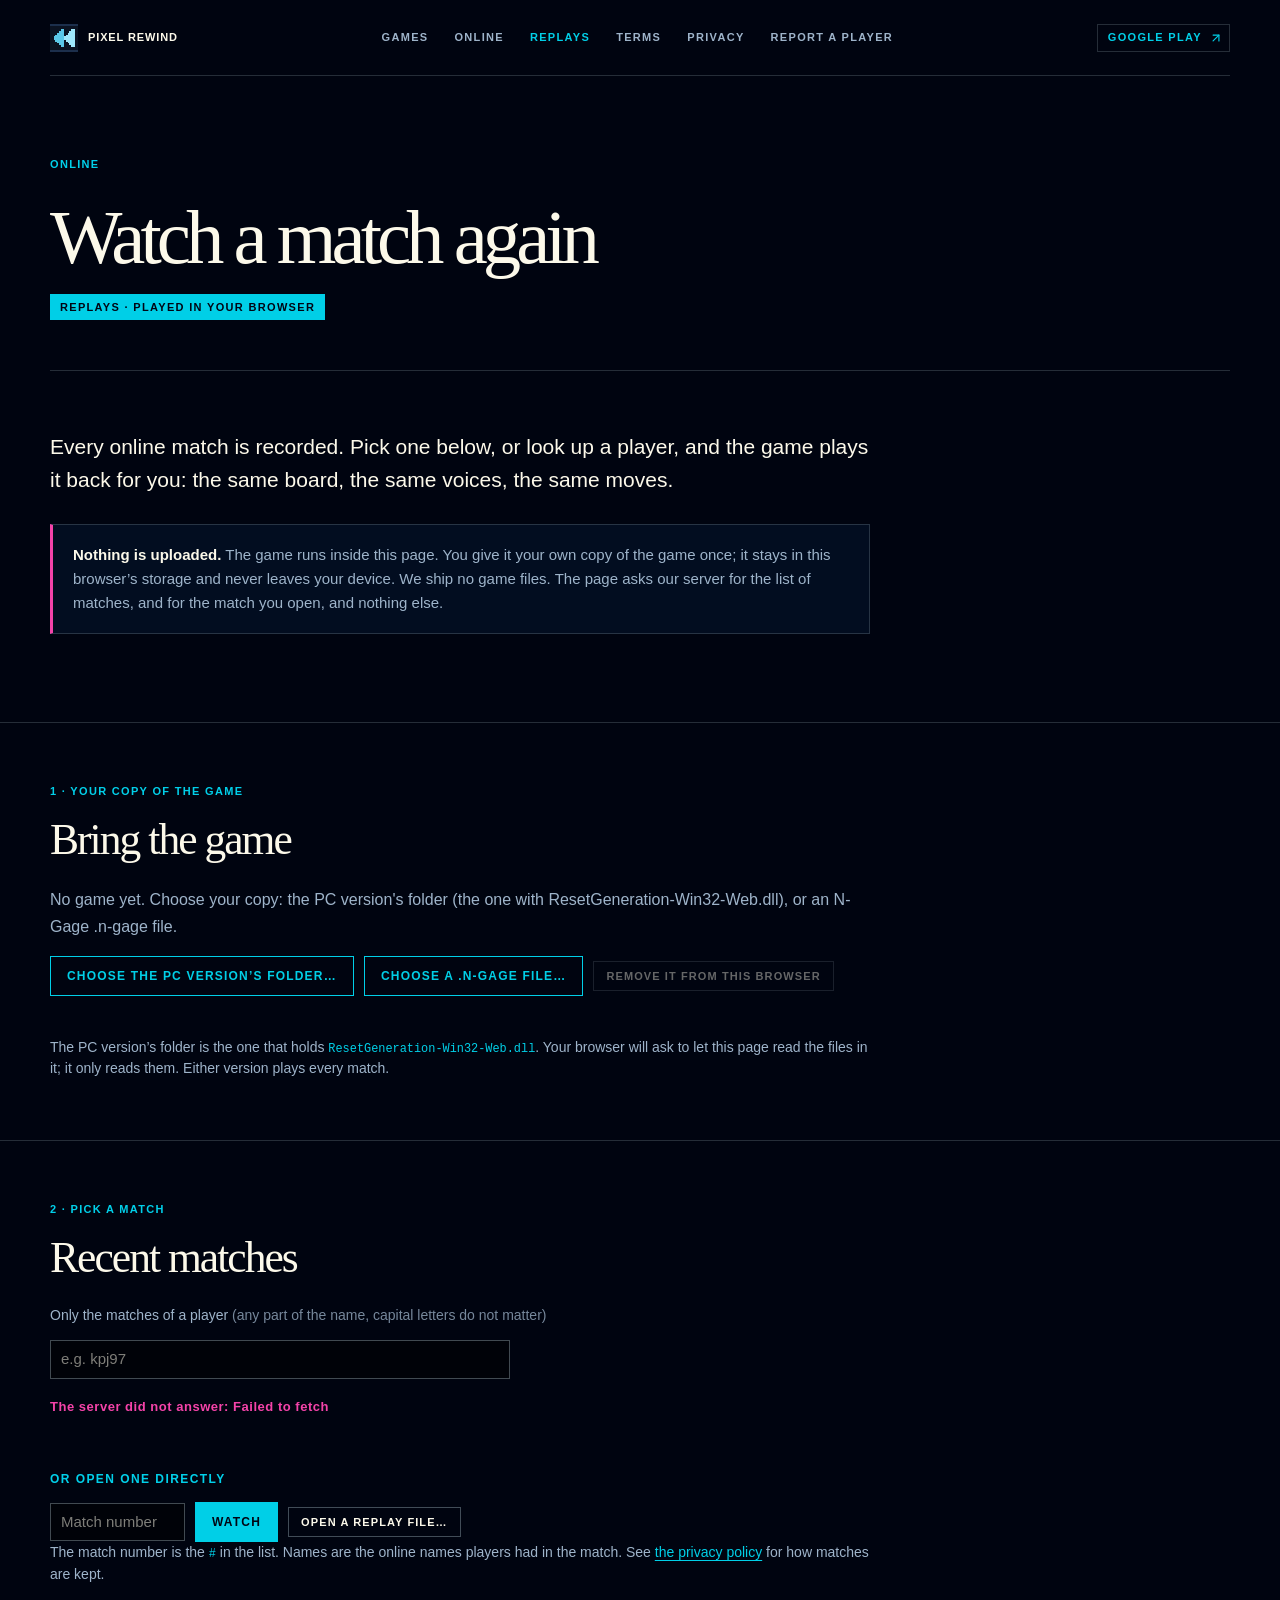
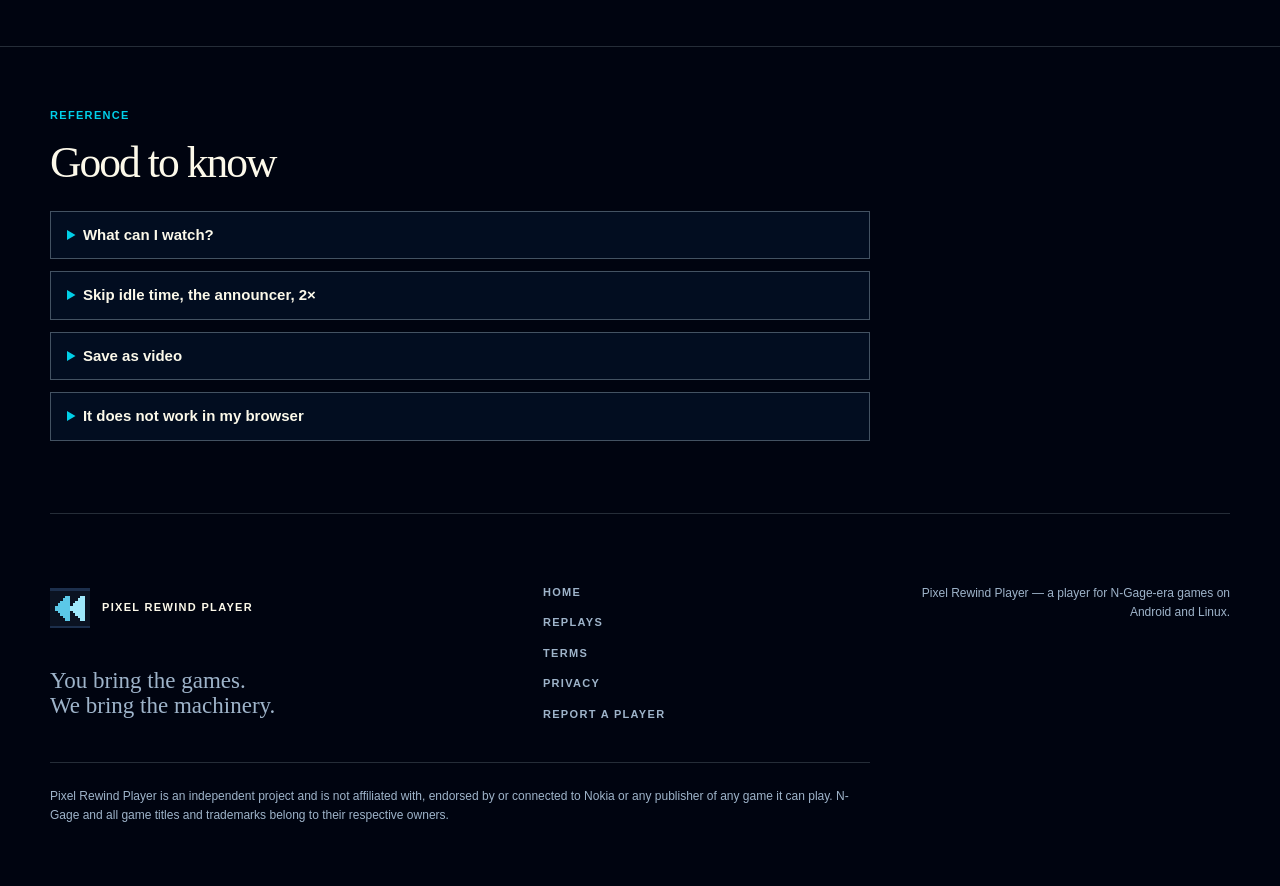
<file: watch.html>
<!DOCTYPE html><html lang="en"><head><meta charSet="utf-8"/><meta name="viewport" content="width=device-width, initial-scale=1"/><link rel="preload" href="/img/favicon.svg" as="image"/><link rel="stylesheet" href="/_next/static/chunks/1z4snedmy69ip.css" data-precedence="next"/><link rel="stylesheet" href="/_next/static/chunks/0tj01-ekprxva.css" data-precedence="next"/><link rel="stylesheet" href="/_next/static/chunks/02bk9qw_d436-.css" data-precedence="next"/><link rel="preload" as="script" fetchPriority="low" href="/_next/static/chunks/3cfn99dbrcvvp.js"/><script src="/_next/static/chunks/24oq267qibdq3.js" async=""></script><script src="/_next/static/chunks/3wbm-994r45kr.js" async=""></script><script src="/_next/static/chunks/turbopack-3-ry682tkyiqk.js" async=""></script><script src="/_next/static/chunks/0umf92h1sb77c.js" async=""></script><script src="/_next/static/chunks/1li0lzhtot_xl.js" async=""></script><meta name="theme-color" content="#0b1322"/><meta name="color-scheme" content="dark"/><title>Watch a match again — Pixel Rewind Player</title><meta name="description" content="Every online match is recorded. Pick one, or look up a player, and watch it again in your browser, played by the game itself."/><link rel="canonical" href="https://pixelrewind.app/watch.html"/><link rel="icon" href="/img/favicon.svg" type="image/svg+xml"/><link rel="apple-touch-icon" href="/apple-icon.png"/><script src="/_next/static/chunks/0cz1d0mv5g_q7.js" noModule=""></script></head><body class="antialiased"><div hidden=""><!--$--><!--/$--></div><nav class="site-nav" aria-label="Main"><a href="/" class="brand"><img src="/img/favicon.svg" alt="" width="28" height="28"/><span>PIXEL REWIND</span></a><div class="nav-links"><a href="/#games">Games</a><a href="/#online">Online</a><a href="/watch.html" aria-current="page">Replays</a><a href="/terms.html">Terms</a><a href="/privacy.html">Privacy</a><a href="/report.html">Report a player</a></div><a class="group/button inline-flex shrink-0 items-center justify-center border bg-clip-padding font-medium whitespace-nowrap transition-all outline-none select-none focus-visible:border-ring focus-visible:ring-3 focus-visible:ring-ring/50 active:not-aria-[haspopup]:translate-y-px disabled:pointer-events-none disabled:opacity-50 aria-invalid:border-destructive aria-invalid:ring-3 aria-invalid:ring-destructive/20 dark:aria-invalid:border-destructive/50 dark:aria-invalid:ring-destructive/40 [&amp;_svg]:pointer-events-none [&amp;_svg]:shrink-0 border-border bg-background hover:bg-muted hover:text-foreground aria-expanded:bg-muted aria-expanded:text-foreground dark:border-input dark:bg-input/30 dark:hover:bg-input/50 h-7 gap-1 px-2.5 text-[0.8rem] in-data-[slot=button-group]:rounded-lg has-data-[icon=inline-end]:pr-1.5 has-data-[icon=inline-start]:pl-1.5 [&amp;_svg:not([class*=&#x27;size-&#x27;])]:size-3.5 nav-download rounded-none" href="https://play.google.com/store/apps/details?id=com.jubinganga.pixelrewindplayer&amp;hl=en">Google Play <svg xmlns="http://www.w3.org/2000/svg" width="24" height="24" viewBox="0 0 24 24" fill="none" stroke="currentColor" stroke-width="2" stroke-linecap="round" stroke-linejoin="round" class="lucide lucide-arrow-up-right" aria-hidden="true" data-icon="inline-end"><path d="M7 7h10v10"></path><path d="M7 17 17 7"></path></svg></a></nav><main class="tool-page watch"><header class="page-head section-shell"><div class="section-kicker">ONLINE</div><h1>Watch a match again</h1><p class="updated">Replays · played in your browser</p></header><section><div class="wrap narrow"><p class="lede">Every online match is recorded. Pick one below, or look up a player, and the game plays it back for you: the same board, the same voices, the same moves.</p><div class="callout"><p><strong>Nothing is uploaded.</strong> The game runs inside this page. You give it your own copy of the game once; it stays in this browser’s storage and never leaves your device. We ship no game files. The page asks our server for the list of matches, and for the match you open, and nothing else.</p></div></div></section><section id="setup"><div class="wrap narrow"><p class="label">1 · Your copy of the game</p><h2>Bring the game</h2><p class="help" id="have-line"><span id="have" class="have">Loading the player…</span></p><div id="import-controls" hidden=""><div class="btn-row"><label class="btn" for="pick-folder">Choose the PC version’s folder…</label><input id="pick-folder" type="file" webkitdirectory="" multiple="" hidden=""/><label class="btn" for="pick-file">Choose a .n-gage file…</label><input id="pick-file" type="file" accept=".n-gage,.sis,.sisx" hidden=""/><button class="btn btn--small btn--danger" type="button" id="forget" disabled="">Remove it from this browser</button></div><label class="check" id="licence-row" hidden=""><input type="checkbox" id="licence"/><span>I own the full N-Gage game (not the trial)</span></label></div><p class="status" id="status" role="status"></p><p class="hint">The PC version’s folder is the one that holds <code>ResetGeneration-Win32-Web.dll</code>. Your browser will ask to let this page read the files in it; it only reads them. Either version plays every match.</p></div></section><section id="watch"><div class="wrap narrow"><p class="label">2 · Pick a match</p><h2>Recent matches</h2><form id="player-form" class="finder" role="search" autoComplete="off"><label class="field" for="player-filter"><span>Only the matches of a player <em>(any part of the name, capital letters do not matter)</em></span></label><div class="finder__row"><input id="player-filter" type="text" maxLength="32" spellCheck="false" autoCapitalize="off" autoCorrect="off" placeholder="e.g. kpj97"/><button class="btn btn--small" type="button" id="player-clear" hidden="">Clear</button></div></form><p class="status" id="list-status" role="status"></p><div id="matches" class="matches"></div><div class="btn-row"><button class="btn" type="button" id="older" hidden="">Older matches</button></div><h4>Or open one directly</h4><div class="btn-row"><input id="match-id" type="number" min="1" placeholder="Match number" aria-label="Match number"/><button class="btn btn--primary" type="button" id="watch-id">Watch</button><label class="btn btn--small" for="pick-replay">Open a replay file…</label><input id="pick-replay" type="file" accept=".json,application/json" hidden=""/></div><p class="hint">The match number is the <code>#</code> in the list. Names are the online names players had in the match. See <a href="/privacy.html">the privacy policy</a> for how matches are kept.</p></div></section><section id="stage"><div class="wrap"><div id="replay-title" class="replay-title"></div><div id="screen-wrap"><canvas id="screen" aria-label="The match" role="img"></canvas><div id="cover" hidden=""><button id="replay-start" type="button" aria-label="Play the match"><svg viewBox="0 0 24 24" aria-hidden="true"><path d="M6 4l14 8-14 8z"></path></svg></button></div><div id="saving" hidden="" role="status"><h2>Making the video</h2><progress id="save-bar" max="1" value="0"></progress><div id="save-progress">Starting…</div><div id="save-note"></div><button class="btn btn--small" type="button" id="replay-save-cancel">Cancel</button></div></div><div id="replay-bar"><input type="range" id="seek" min="0" step="1" aria-label="Time in the match" value="0"/><div class="bar-row"><button class="btn btn--primary btn--small" type="button" id="replay-play" aria-label="Play">Play</button><span id="clock">0:00 / 0:00</span><label class="check"><input type="checkbox" id="replay-skip" checked=""/><span>Skip idle time</span></label><label class="check"><input type="checkbox" id="replay-voice"/><span>Wait for the announcer</span></label><label class="check"><input type="checkbox" id="replay-fast"/><span>2×</span></label></div><div class="bar-row"><button class="btn btn--small" type="button" id="replay-save">Save as video</button><button class="btn btn--small" type="button" id="replay-back">Back to matches</button><span id="save-status" class="hint"></span></div></div><div id="stats" class="hint"></div></div></section><section><div class="wrap narrow ref"><p class="label">Reference</p><h2>Good to know</h2><details><summary>What can I watch?</summary><div><p class="help">Online matches recorded since the server started keeping match recordings. Matches played with computer players, and Princess Rush matches, may not replay exactly; the list still shows them.</p></div></details><details><summary>Skip idle time, the announcer, 2×</summary><div><p class="help"><strong>Skip idle time</strong> (on) jumps over the waits between moves while the board is still. <strong>Wait for the announcer</strong> (off) makes each phase wait until the announcer has finished speaking, as the original did. <strong>2×</strong> plays at double speed. You can drag the time bar to any point of the match.</p></div></details><details><summary>Save as video</summary><div><p class="help">The page can render the match to an MP4 file, in your browser, as fast as your device manages (a few times faster than the match itself in Chrome). Chrome and Edge are quickest; Firefox makes VP9 video, which takes several times the match’s length. Nothing is uploaded.</p></div></details><details><summary>It does not work in my browser</summary><div><p class="help">Use a current Chrome, Edge, Firefox or Safari on a computer or a recent phone. The page needs WebAssembly and, for sound, AudioWorklet. Importing the PC version’s folder needs a browser that can pick a folder (everything but some phone browsers; on those, import a <code>.n-gage</code> file instead). Private windows may refuse to keep the game in storage: you would import it again every visit.</p></div></details></div></section></main><footer class="footer section-shell"><div class="footer-brand"><img src="/img/favicon.svg" alt="" width="40" height="40"/><strong>PIXEL REWIND PLAYER</strong><p>You bring the games.<br/>We bring the machinery.</p></div><nav class="footer-links" aria-label="Footer"><a href="/">Home</a><a href="/watch.html">Replays</a><a href="/terms.html">Terms</a><a href="/privacy.html">Privacy</a><a href="/report.html">Report a player</a></nav><p class="copyright">Pixel Rewind Player — a player for N-Gage-era games on Android and Linux.</p><p class="disclaimer">Pixel Rewind Player is an independent project and is not affiliated with, endorsed by or connected to Nokia or any publisher of any game it can play. N-Gage and all game titles and trademarks belong to their respective owners.</p></footer><!--$--><!--/$--><script id="_R_">(globalThis["TURBOPACK"] || (globalThis["TURBOPACK"] = [])).push({"otherChunks":["static/chunks/3cfn99dbrcvvp.js","static/chunks/24oq267qibdq3.js","static/chunks/3wbm-994r45kr.js"],"runtimeModuleIds":[94553]});</script><script src="/_next/static/chunks/3cfn99dbrcvvp.js" async=""></script><script>(self.__next_f=self.__next_f||[]).push([0])</script><script>self.__next_f.push([1,"1:\"$Sreact.fragment\"\n2:\"/_next/static/chunks/0umf92h1sb77c.js\"\n3:I[39756,[\"$2\"],\"default\"]\n4:I[37457,[\"$2\"],\"default\"]\n8:\"/_next/static/chunks/1li0lzhtot_xl.js\"\n9:I[5014,[\"$2\",\"$8\"],\"default\"]\n15:\"ViewportBoundary\"\n16:I[97367,[\"$2\"],\"$15\"]\n18:\"MetadataBoundary\"\n19:I[97367,[\"$2\"],\"$18\"]\n1a:\"$Sreact.suspense\"\n1c:I[68027,[\"$2\"],\"default\",1]\n:HL[\"/_next/static/chunks/1z4snedmy69ip.css\",\"style\"]\n:HL[\"/_next/static/chunks/0tj01-ekprxva.css\",\"style\"]\n:HL[\"/_next/static/chunks/02bk9qw_d436-.css\",\"style\"]\n:HL[\"/img/favicon.svg\",\"image\"]\n6:X\n7:[[\"children\",{\"s\":\"__PAGE__\",\"h\":512,\"d\":{\"r\":[\"$\",\"$1\",\"c\",{\"children\":[[[\"$\",\"nav\",null,{\"className\":\"site-nav\",\"aria-label\":\"Main\",\"children\":[[\"$\",\"a\",null,{\"href\":\"/\",\"className\":\"brand\",\"children\":[[\"$\",\"img\",null,{\"src\":\"/img/favicon.svg\",\"alt\":\"\",\"width\":28,\"height\":28}],[\"$\",\"span\",null,{\"children\":\"PIXEL REWIND\"}]]}],[\"$\",\"div\",null,{\"className\":\"nav-links\",\"children\":[[\"$\",\"a\",null,{\"href\":\"/#games\",\"children\":\"Games\"}],[\"$\",\"a\",null,{\"href\":\"/#online\",\"children\":\"Online\"}],[[\"$\",\"a\",\"watch\",{\"href\":\"/watch.html\",\"aria-current\":\"page\",\"children\":\"Replays\"}],[\"$\",\"a\",\"terms\",{\"href\":\"/terms.html\",\"aria-current\":\"$undefined\",\"children\":\"Terms\"}],[\"$\",\"a\",\"privacy\",{\"href\":\"/privacy.html\",\"aria-current\":\"$undefined\",\"children\":\"Privacy\"}],[\"$\",\"a\",\"report\",{\"href\":\"/report.html\",\"aria-current\":\"$undefined\",\"children\":\"Report a player\"}]]]}],[\"$\",\"a\",null,{\"className\":\"group/button inline-flex shrink-0 items-center justify-center border bg-clip-padding font-medium whitespace-nowrap transition-all outline-none select-none focus-visible:border-ring focus-visible:ring-3 focus-visible:ring-ring/50 active:not-aria-[haspopup]:translate-y-px disabled:pointer-events-none disabled:opacity-50 aria-invalid:border-destructive aria-invalid:ring-3 aria-invalid:ring-destructive/20 dark:aria-invalid:border-destructive/50 dark:aria-invalid:ring-destructive/40 [\u0026_svg]:pointer-events-none [\u0026_svg]:shrink-0 border-border bg-background hover:bg-muted hover:text-foreground aria-expanded:bg-muted aria-expanded:text-foreground dark:border-input dark:bg-input/30 dark:hover:bg-input/50 h-7 gap-1 px-2.5 text-[0.8rem] in-data-[slot=button-group]:rounded-lg has-data-[icon=inline-end]:pr-1.5 has-data-[icon=inline-start]:pl-1.5 [\u0026_svg:not([class*='size-'])]:size-3.5 nav-download rounded-none\",\"href\":\"https://play.google.com/store/apps/details?id=com.jubinganga.pixelrewindplayer\u0026hl=en\",\"children\":[\"Google Play \",[\"$\",\"$L9\",null,{\"ref\":\"$undefined\",\"icon\":{\"name\":\"arrow-up-right\",\"size\":24,\"node\":[[\"path\",{\"d\":\"M7 7h10v10\",\"key\":\"1tivn9\"}],[\"path\",{\"d\":\"M7 17 17 7\",\"key\":\"1vkiza\"}]]},\"className\":\"$undefined\",\"data-icon\":\"inline-end\"}]]}]]}],[\"$\",\"main\",null,{\"className\":\"tool-page watch\",\"children\":[[\"$\",\"header\",null,{\"className\":\"page-head section-shell\",\"children\":[[\"$\",\"div\",null,{\"className\":\"section-kicker\",\"children\":\"ONLINE\"}],[\"$\",\"h1\",null,{\"children\":\"Watch a match again\"}],[\"$\",\"p\",null,{\"className\":\"updated\",\"children\":\"Replays · played in your browser\"}]]}],\"$La\",\"$Lb\",\"$Lc\",\"$Ld\",\"$Le\"]}],\"$Lf\",\"$L10\"],[\"$L11\",\"$L12\",\"$L13\"],\"$L14\"]}],\"p\":false,\"v\":null}}]]\n5:[[\"children\",{\"s\":\"watch\",\"h\":512,\"d\":{\"r\":[\"$\",\"$1\",\"c\",{\"children\":[null,[\"$\",\"$L3\",null,{\"parallelRouterKey\":\"children\",\"error\":\"$undefined\",\"errorStyles\":\"$undefined\",\"errorScripts\":\"$undefined\",\"template\":[\"$\",\"$L4\",null,{}],\"templateStyles\":\"$undefined\",\"templateScripts\":\"$undefined\",\"notFound\":\"$undefined\",\"forbidden\":\"$undefined\",\"unauthorized\":\"$undefined\"}]]}],\"p\":false,\"v\":\"$6\"},\"c\":\"$Q7\"}]]\n0:{\"P\":null,\"c\":[\"\",\"watch\"],\"q\":\"\",\"i\":false,\"t\":{\"t\":{\"s\":\"\",\"h\":528,\"d\":{\"r\":[\"$\",\"$1\",\"c\",{\"children\":[[[\"$\",\"link\",\"0\",{\"rel\":\"stylesheet\",\"href\":\"/_next/static/chunks/1z4snedmy69ip.css\",\"precedence\":\"next\",\"crossOrigin\":\"$undefined\",\"nonce\":\"$undefined\"}],[\"$\",\"script\",\"script-0\",{\"src\":\"/_next/static/chunks/0umf92h1sb77c.js\",\"async\":true,\"nonce\":\"$undefined\"}]],[\"$\",\"html\",null,{\"lang\":\"en\",\"children\":[\"$\",\"body\",null,{\"className\":\"antialiased\",\"children\":[\"$\",\"$L3\",null,{\"parallelRouterKey\":\"children\",\"error\":\"$undefined\",\"errorStyles\":\"$undefined\",\"errorScripts\":\"$undefined\",\"template\":[\"$\",\"$L4\",null,{}],\"templateStyles\":\"$undefined\",\"templateScripts\":\"$undefined\",\"notFound\":[[[\"$\",\"title\",null,{\"children\":\"404: This page could not be found.\"}],[\"$\",\"div\",null,{\"style\":{\"fontFamily\":\"system-ui,\\\"Segoe UI\\\",Roboto,Helvetica,Arial,sans-serif,\\\"Apple Color Emoji\\\",\\\"Segoe UI Emoji\\\"\",\"height\":\"100vh\",\"textAlign\":\"center\",\"display\":\"flex\",\"flexDirection\":\"column\",\"alignItems\":\"center\",\"justifyContent\":\"center\"},\"children\":[\"$\",\"div\",null,{\"children\":[[\"$\",\"style\",null,{\"dangerouslySetInnerHTML\":{\"__html\":\"body{color:#000;background:#fff;margin:0}.next-error-h1{border-right:1px solid rgba(0,0,0,.3)}@media (prefers-color-scheme:dark){body{color:#fff;background:#000}.next-error-h1{border-right:1px solid rgba(255,255,255,.3)}}\"}}],[\"$\",\"h1\",null,{\"className\":\"next-error-h1\",\"style\":{\"display\":\"inline-block\",\"margin\":\"0 20px 0 0\",\"padding\":\"0 23px 0 0\",\"fontSize\":24,\"fontWeight\":500,\"verticalAlign\":\"top\",\"lineHeight\":\"49px\"},\"children\":404}],[\"$\",\"div\",null,{\"style\":{\"display\":\"inline-block\"},\"children\":[\"$\",\"h2\",null,{\"style\":{\"fontSize\":14,\"fontWeight\":400,\"lineHeight\":\"49px\",\"margin\":0},\"children\":\"This page could not be found.\"}]}]]}]}]],[]],\"forbidden\":\"$undefined\",\"unauthorized\":\"$undefined\"}]}]}]]}],\"p\":false,\"v\":null},\"c\":\"$Q5\"},\"h\":{\"r\":[\"$\",\"$1\",\"h\",{\"children\":[null,[\"$\",\"$L16\",null,{\"children\":\"$L17\"}],[\"$\",\"$L19\",null,{\"children\":[[\"$\",\"div\",null,{\"hidden\":true,\"children\":[\"$\",\"$1a\",null,{\"name\":\"Next.Metadata\",\"children\":\"$L1b\"}]}],null]}],null]}],\"p\":false,\"v\":null}},\"m\":\"$undefined\",\"G\":[\"$1c\",[[\"$\",\"link\",\"0\",{\"rel\":\"stylesheet\",\"href\":\"/_next/static/chunks/1z4snedmy69ip.css\",\"precedence\":\"next\",\"crossOrigin\":\"$undefined\",\"nonce\":\"$undefined\"}]]],\"S\":true,\"r\":\"$undefined\",\"s\":\"$undefined\",\"a\":\"$undefined\",\"l\":\"$undefined\",\"p\":\"$undefined\",\"d\":\"$undefined\",\"b\":\"QyBW6Jjj86iJEW_K3UT8w\"}\n1d:I[91284,[\"$2\",\"$8\"],\"BuilderScripts\"]\n1e:I[97367,[\"$2\"],\"OutletBoundary\"]\n6:C\na:[\"$\",\"section\",null,{\"children\":[\"$\",\"div\",null,{\"className\":\"wrap narrow\",\"children\":[[\"$\",\"p\",null,{\"className\":\"lede\",\"children\":\"Every online match is recorded. Pick one below, or look up a player, and the game plays it back for you: the same board, the same voices, the same moves.\"}],[\"$\",\"div\",null,{\"className\":\"callout\",\"children\":[\"$\",\"p\",null,{\"children\":[[\"$\",\"strong\",null,{\"children\":\"Nothing is uploaded.\"}],\" The game runs inside this page. You give it your own copy of the game once; it stays in this browser’s storage and never leaves your device. We ship no game files. The page asks our server for the list of matches, and for the match you open, and nothing else.\"]}]}]]}]}]\nb:[\"$\",\"section\",null,{\"id\":\"setup\",\"children\":[\"$\",\"div\",null,{\"className\":\"wrap narrow\",\"children\":[[\"$\",\"p\",null,{\"className\":\"label\",\"children\":\"1 · Your copy of the game\"}],[\"$\",\"h2\",null,{\"children\":\"Bring the game\"}],[\"$\",\"p\",null,{\"className\":\"help\",\"id\":\"have-line\",\"children\":[\"$\",\"span\",null,{\"id\":\"have\",\"className\":\"have\",\"children\":\"Loading the player…\"}]}],[\"$\",\"div\",null,{\"id\":\"import-controls\",\"hidden\":true,\"children\":[[\"$\",\"div\",null,{\"className\":\"btn-row\",\"children\":[[\"$\",\"label\",null,{\"className\":\"btn\",\"htmlFor\":\"pick-folder\",\"children\":\"Choose the PC version’s folder…\"}],[\"$\",\"input\",null,{\"id\":\"pick-folder\",\"type\":\"file\",\"webkitdirectory\":\"\",\"multiple\":true,\"hidden\":true}],[\"$\",\"label\",null,{\"className\":\"btn\",\"htmlFor\":\"pick-file\",\"children\":\"Choose a .n-gage file…\"}],[\"$\",\"input\",null,{\"id\":\"pick-file\",\"type\":\"file\",\"accept\":\".n-gage,.sis,.sisx\",\"hidden\":true}],[\"$\",\"button\",null,{\"className\":\"btn btn--small btn--danger\",\"type\":\"button\",\"id\":\"forget\",\"disabled\":true,\"children\":\"Remove it from this browser\"}]]}],[\"$\",\"label\",null,{\"className\":\"check\",\"id\":\"licence-row\",\"hidden\":true,\"children\":[[\"$\",\"input\",null,{\"type\":\"checkbox\",\"id\":\"licence\"}],[\"$\",\"span\",null,{\"children\":\"I own the full N-Gage game (not the trial)\"}]]}]]}],[\"$\",\"p\",null,{\"className\":\"status\",\"id\":\"status\",\"role\":\"status\"}],[\"$\",\"p\",null,{\"className\":\"hint\",\"children\":[\"The PC version’s folder is the one that holds \",[\"$\",\"code\",null,{\"children\":\"ResetGeneration-Win32-Web.dll\"}],\". Your browser will ask to let this page read the files in it; it only reads them. Either version plays every match.\"]}]]}]}]\nc:[\"$\",\"section\",null,{\"id\":\"watch\",\"children\":[\"$\",\"div\",null,{\"className\":\"wrap narrow\",\"children\":[[\"$\",\"p\",null,{\"className\":\"label\",\"children\":\"2 · Pick a match\"}],[\"$\",\"h2\",null,{\"children\":\"Recent matches\"}],[\"$\",\"form\",null,{\"id\":\"player-form\",\"className\":\"finder\",\"role\":\"search\",\"autoComplete\":\"off\",\"children\":[[\"$\",\"label\",null,{\"className\":\"field\",\"htmlFor\":\"player-filter\",\"children\":[\"$\",\"span\",null,{\"children\":[\"Only the matches of a player \",[\"$\",\"em\",null,{\"children\":\"(any part of the name, capital letters do not matter)\"}]]}]}],[\"$\",\"div\",null,{\"className\":\"finder__row\",\"children\":[[\"$\",\"input\",null,{\"id\":\"player-filter\",\"type\":\"text\",\"maxLength\":32,\"spellCheck\":false,\"autoCapitalize\":\"off\",\"autoCorrect\":\"off\",\"placeholder\":\"e.g. kpj97\"}],[\"$\",\"button\",null,{\"className\":\"btn btn--small\",\"type\":\"button\",\"id\":\"player-clear\",\"hidden\":true,\"children\":\"Clear\"}]]}]]}],[\"$\",\"p\",null,{\"className\":\"status\",\"id\":\"list-status\",\"role\":\"status\"}],[\"$\",\"div\",null,{\"id\":\"matches\",\"className\":\"matches\"}],[\"$\",\"div\",null,{\"className\":\"btn-row\",\"children\":[\"$\",\"button\",null,{\"className\":\"btn\",\"type\":\"button\",\"id\":\"older\",\"hidden\":true,\"children\":\"Older matches\"}]}],[\"$\",\"h4\",null,{\"children\":\"Or open one directly\"}],[\"$\",\"div\",null,{\"className\":\"btn-row\",\"children\":[[\"$\",\"input\",null,{\"id\":\"match-id\",\"type\":\"number\",\"min\":1,\"placeholder\":\"Match number\",\"aria-label\":\"Match number\"}],[\"$\",\"button\",null,{\"className\":\"btn btn--primary\",\"type\":\"button\",\"id\":\"watch-id\",\"children\":\"Watch\"}],[\"$\",\"label\",null,{\"className\":\"btn btn--small\",\"htmlFor\":\"pick-replay\",\"children\":\"Open a replay file…\"}],[\"$\",\"input\",null,{\"id\":\"pick-replay\",\"type\":\"file\",\"accept\":\".json,application/json\",\"hidden\":true}]]}],[\"$\",\"p\",null,{\"className\":\"hint\",\"children\":[\"The match number is the \",[\"$\",\"code\",null,{\"children\":\"#\"}],\" in the list. Names are the online names players had in the match. See \",[\"$\",\"a\",null,{\"href\":\"/privacy.html\",\"children\":\"the privacy policy\"}],\" for how matches are kept.\"]}]]}]}]\nd:[\"$\",\"section\",null,{\"id\":\"stage\",\"children\":[\"$\",\"div\",null,{\"className\":\"wrap\",\"children\":[[\"$\",\"div\",null,{\"id\":\"replay-title\",\"className\":\"replay-title\"}],[\"$\",\"div\",null,{\"id\":\"screen-wrap\",\"children\":[[\"$\",\"canvas\",null,{\"id\":\"screen\",\"aria-label\":\"The match\",\"role\":\"img\"}],[\"$\",\"div\",null,{\"id\":\"cover\",\"hidden\":true,\"children\":[\"$\",\"button\",null,{\"id\":\"replay-start\",\"type\":\"button\",\"aria-label\":\"Play the match\",\"children\":[\"$\",\"svg\",null,{\"viewBox\":\"0 0 24 24\",\"aria-hidden\":\"true\",\"children\":[\"$\",\"path\",null,{\"d\":\"M6 4l14 8-14 8z\"}]}]}]}],[\"$\",\"div\",null,{\"id\":\"saving\",\"hidden\":true,\"role\":\"status\",\"children\":[[\"$\",\"h2\",null,{\"children\":\"Making the video\"}],[\"$\",\"progress\",null,{\"id\":\"save-bar\",\"max\":1,\"value\":0}],[\"$\",\"div\",null,{\"id\":\"save-progress\",\"children\":\"Starting…\"}],[\"$\",\"div\",null,{\"id\":\"save-note\"}],[\"$\",\"button\",null,{\"className\":\"btn btn--small\",\"type\":\"button\",\"id\":\"replay-save-cancel\",\"children\":\"Cancel\"}]]}]]}],[\"$\",\"div\",null,{\"id\":\"replay-bar\",\"children\":[[\"$\",\"input\",null,{\"type\":\"range\",\"id\":\"seek\",\"min\":0,\"defaultValue\":0,\"step\":1,\"aria-label\":\"Time in the match\"}],[\"$\",\"div\",null,{\"className\":\"bar-row\",\"children\":[[\"$\",\"button\",null,{\"className\":\"btn btn--primary btn--small\",\"type\":\"button\",\"id\":\"replay-play\",\"aria-label\":\"Play\",\"children\":\"Play\"}],[\"$\",\"span\",null,{\"id\":\"clock\",\"children\":\"0:00 / 0:00\"}],[\"$\",\"label\",null,{\"className\":\"check\",\"children\":[[\"$\",\"input\",null,{\"type\":\"checkbox\",\"id\":\"replay-skip\",\"defaultChecked\":true}],[\"$\",\"span\",null,{\"children\":\"Skip idle time\"}]]}],[\"$\",\"label\",null,{\"className\":\"check\",\"children\":[[\"$\",\"input\",null,{\"type\":\"checkbox\",\"id\":\"replay-voice\"}],[\"$\",\"span\",null,{\"children\":\"Wait for the announcer\"}]]}],[\"$\",\"label\",null,{\"className\":\"check\",\"children\":[[\"$\",\"input\",null,{\"type\":\"checkbox\",\"id\":\"replay-fast\"}],[\"$\",\"span\",null,{\"children\":\"2×\"}]]}]]}],[\"$\",\"div\",null,{\"className\":\"bar-row\",\"children\":[[\"$\",\"button\",null,{\"className\":\"btn btn--small\",\"type\":\"button\",\"id\":\"replay-save\",\"children\":\"Save as video\"}],[\"$\",\"button\",null,{\"className\":\"btn btn--small\",\"type\":\"button\",\"id\":\"replay-back\",\"children\":\"Back to matches\"}],[\"$\",\"span\",null,{\"id\":\"save-status\",\"className\":\"hint\"}]]}]]}],[\"$\",\"div\",null,{\"id\":\"stats\",\"className\":\"hint\"}]]}]}]\ne:[\"$\",\"section\",null,{\"children\":[\"$\",\"div\",null,{\"className\":\"wrap narrow ref\",\"children\":[[\"$\",\"p\",null,{\"className\":\"label\",\"children\":\"Reference\"}],[\"$\",\"h2\",null,{\"children\":\"Good to know\"}],[\"$\",\"details\",null,{\"children\":[[\"$\",\"summary\",null,{\"children\":\"What can I watch?\"}],[\"$\",\"div\",null,{\"children\":[\"$\",\"p\",null,{\"className\":\"help\",\"children\":\"Online matches recorded since the server started keeping match recordings. Matches played with computer players, and Princess Rush matches, may not replay exactly; the list still shows them.\"}]}]]}],[\"$\",\"details\",null,{\"children\":[[\"$\",\"summary\",null,{\"children\":\"Skip idle time, the announcer, 2×\"}],[\"$\",\"div\",null,{\"children\":[\"$\",\"p\",null,{\"className\":\"help\",\"children\":[[\"$\",\"strong\",null,{\"children\":\"Skip idle time\"}],\" (on) jumps over the waits between moves while the board is still. \",[\"$\",\"strong\",null,{\"children\":\"Wait for the announcer\"}],\" (off) makes each phase wait until the announcer has finished speaking, as the original did. \",[\"$\",\"strong\",null,{\"children\":\"2×\"}],\" plays at double speed. You can drag the time bar to any point of the match.\"]}]}]]}],[\"$\",\"details\",null,{\"children\":[[\"$\",\"summary\",null,{\"children\":\"Save as video\"}],[\"$\",\"div\",null,{\"children\":[\"$\",\"p\",null,{\"className\":\"help\",\"children\":\"The page can render the match to an MP4 file, in your browser, as fast as your device manages (a few times faster than the match itself in Chrome). Chrome and Edge are quickest; Firefox makes VP9 video, which takes several times the match’s length. Nothing is uploaded.\"}]}]]}],[\"$\",\"details\",null,{\"children\":[[\"$\",\"summary\",null,{\"children\":\"It does not work in my browser\"}],[\"$\",\"div\",null,{\"children\":[\"$\",\"p\",null,{\"className\":\"help\",\"children\":[\"Use a current Chrome, Edge, Firefox or Safari on a computer or a recent phone. The page needs WebAssembly and, for sound, AudioWorklet. Importing the PC version’s folder needs a browser that can pick a folder (everything but some phone browsers; on those, import a \",[\"$\",\"code\",null,{\"children\":\".n-gage\"}],\" file instead). Private windows may refuse to keep the game in storage: you would import it again every visit.\"]}]}]]}]]}]}]\nf:[\"$\",\"footer\",null,{\"className\":\"footer section-shell\",\"children\":[[\"$\",\"div\",null,{\"className\":\"footer-brand\",\"children\":[[\"$\",\"img\",null,{\"src\":\"/img/favicon.svg\",\"alt\":\"\",\"width\":40,\"height\":40}],[\"$\",\"strong\",null,{\"children\":\"PIXEL REWIND PLAYER\"}],[\"$\",\"p\",null,{\"children\":[\"You bring the games.\",[\"$\",\"br\",null,{}],\"We bring the machinery.\"]}]]}],[\"$\",\"nav\",null,{\"className\":\"footer-links\",\"aria-label\":\"Footer\",\"children\":[[\"$\",\"a\",null,{\"href\":\"/\",\"children\":\"Home\"}],[\"$\",\"a\",null,{\"href\":\"/watch.html\",\"children\":\"Replays\"}],[\"$\",\"a\",null,{\"href\":\"/terms.html\",\"children\":\"Terms\"}],[\"$\",\"a\",null,{\"href\":\"/privacy.html\",\"children\":\"Privacy\"}],[\"$\",\"a\",null,{\"href\":\"/report.html\",\"children\":\"Report a player\"}]]}],[\"$\",\"p\",null,{\"className\":\"copyright\",\"children\":\"Pixel Rewind Player — a player for N-Gage-era games on Android and Linux.\"}],[\"$\",\"p\",null,{\"className\":\"disclaimer\",\"children\":[\"Pixel Rewind Player is an independent project and is not affiliated with, endorsed by or connected to Nokia or any publisher of any game it can play. N-Gage and all game titles and trademarks belong to their respective owners.\",false]}]]}]\n10:[\"$\",\"$L1d\",null,{\"srcs\":[\"/player/config.js\",\"/player/player.js\",\"/js/replay-player.js\"]}]\n11:[\"$\",\"link\",\"0\",{\"rel\":\"stylesheet\",\"href\":\"/_next/static/chunks/0tj01-ekprxva.css\",\"precedence\":\"next\",\"crossOrigin\":\"$undefined\",\"nonce\":\"$undefined\"}]\n12:[\"$\",\"link\",\"1\",{\"rel\":\"stylesheet\",\"href\":\"/_next/static/chunks/02bk9qw_d436-.css\",\"precedence\":\"next\",\"crossOrigin\":\"$undefined\",\"nonce\":\"$undefined\"}]\n13:[\"$\",\"script\",\"script-0\",{\"src\":\"/_next/static/chunks/1li0lzhtot_xl.js\",\"async\":true,\"nonce\":\"$undefined\"}]\n14:[\"$\",\"$L1e\",null,{\"children\":[\"$\",\"$1a\",null,{\"name\":\"Next.MetadataOutlet\",\"children\":\"$@1f\"}]}]\n17:[[\"$\",\"meta\",\"0\",{\"charSet\":\"utf-8\"}],[\"$\",\"meta\",\"1\",{\"name\":\"viewport\",\"content\":\"width=device-width, initial-scale=1\"}],[\"$\",\"meta\",\"2\",{\"name\":\"theme-color\",\"content\":\"#0b1322\"}],[\"$\",\"meta\",\"3\",{\"name\":\"color-scheme\",\"content\":\"dark\"}]]\n20:I[27201,[\"$2\"],\"IconMark\"]\n1b:[[\"$\",\"title\",\"0\",{\"children\":\"Watch a match again — Pixel Rewind Player\"}],[\"$\",\"meta\",\"1\",{\"name\":\"description\",\"content\":\"Every online match is recorded. Pick one, or look up a player, and watch it again in your browser, played by the game itself.\"}],[\"$\",\"link\",\"2\",{\"rel\":\"canonical\",\"href\":\"https://pixelrewind.app/watch.html\"}],[\"$\",\"link\",\"3\",{\"rel\":\"icon\",\"href\":\"/img/favicon.svg\",\"type\":\"image/svg+xml\"}],[\"$\",\"link\",\"4\",{\"rel\":\"apple-touch-icon\",\"href\":\"/apple-icon.png\"}],[\"$\",\"$L20\",\"5\",{}]]\n1f:null\n"])</script></body></html>
</file>
<file: _next/static/chunks/1z4snedmy69ip.css>
@layer properties{@supports (((-webkit-hyphens:none)) and (not (margin-trim:inline))) or ((-moz-orient:inline) and (not (color:rgb(from red r g b)))){:root,:host{--shimmer-angle:20deg}*,:before,:after,::backdrop{--tw-border-style:solid;--tw-font-weight:initial;--tw-shadow:0 0 #0000;--tw-shadow-color:initial;--tw-shadow-alpha:100%;--tw-inset-shadow:0 0 #0000;--tw-inset-shadow-color:initial;--tw-inset-shadow-alpha:100%;--tw-ring-color:initial;--tw-ring-shadow:0 0 #0000;--tw-inset-ring-color:initial;--tw-inset-ring-shadow:0 0 #0000;--tw-ring-inset:initial;--tw-ring-offset-width:0px;--tw-ring-offset-color:#fff;--tw-ring-offset-shadow:0 0 #0000;--tw-outline-style:solid;--tw-blur:initial;--tw-brightness:initial;--tw-contrast:initial;--tw-grayscale:initial;--tw-hue-rotate:initial;--tw-invert:initial;--tw-opacity:initial;--tw-saturate:initial;--tw-sepia:initial;--tw-drop-shadow:initial;--tw-drop-shadow-color:initial;--tw-drop-shadow-alpha:100%;--tw-drop-shadow-size:initial;--tw-translate-x:0;--tw-translate-y:0;--tw-translate-z:0;--tw-animation-delay:0s;--tw-animation-direction:normal;--tw-animation-duration:initial;--tw-animation-fill-mode:none;--tw-animation-iteration-count:1;--tw-enter-blur:0;--tw-enter-opacity:1;--tw-enter-rotate:0;--tw-enter-scale:1;--tw-enter-translate-x:0;--tw-enter-translate-y:0;--tw-exit-blur:0;--tw-exit-opacity:1;--tw-exit-rotate:0;--tw-exit-scale:1;--tw-exit-translate-x:0;--tw-exit-translate-y:0;--scroll-fade-t:0px;--scroll-fade-b:0px;--scroll-fade-s:0px;--scroll-fade-e:0px;--scroll-fade-mask:initial;--shimmer-image:initial;--shimmer-text-fill:initial}}}@layer theme{:root,:host{--font-sans:-apple-system, BlinkMacSystemFont, "Segoe UI", Roboto, "Helvetica Neue", "Noto Sans", Arial, sans-serif, "Apple Color Emoji", "Segoe UI Emoji", "Segoe UI Symbol", "Noto Color Emoji";--font-mono:ui-monospace, SFMono-Regular, Menlo, Monaco, Consolas, "Liberation Mono", "Courier New", monospace;--spacing:.25rem;--text-xs:.75rem;--text-xs--line-height:calc(1 / .75);--text-sm:.875rem;--text-sm--line-height:calc(1.25 / .875);--font-weight-medium:500;--radius-md:.5rem;--default-transition-duration:.15s;--default-transition-timing-function:cubic-bezier(.4, 0, .2, 1);--default-font-family:var(--font-sans);--default-mono-font-family:var(--font-mono)}}@layer base{*,:after,:before,::backdrop{box-sizing:border-box;border:0 solid;margin:0;padding:0}::file-selector-button{box-sizing:border-box;border:0 solid;margin:0;padding:0}html,:host{-webkit-text-size-adjust:100%;tab-size:4;line-height:1.5;font-family:var(--default-font-family,-apple-system, BlinkMacSystemFont, "Segoe UI", Roboto, "Helvetica Neue", "Noto Sans", Arial, sans-serif, "Apple Color Emoji", "Segoe UI Emoji", "Segoe UI Symbol", "Noto Color Emoji");font-feature-settings:var(--default-font-feature-settings,normal);font-variation-settings:var(--default-font-variation-settings,normal);-webkit-tap-highlight-color:transparent}hr{height:0;color:inherit;border-top-width:1px}abbr:where([title]){-webkit-text-decoration:underline dotted;text-decoration:underline dotted}h1,h2,h3,h4,h5,h6{font-size:inherit;font-weight:inherit}a{color:inherit;-webkit-text-decoration:inherit;-webkit-text-decoration:inherit;-webkit-text-decoration:inherit;-webkit-text-decoration:inherit;text-decoration:inherit}b,strong{font-weight:bolder}code,kbd,samp,pre{font-family:var(--default-mono-font-family,ui-monospace, SFMono-Regular, Menlo, Monaco, Consolas, "Liberation Mono", "Courier New", monospace);font-feature-settings:var(--default-mono-font-feature-settings,normal);font-variation-settings:var(--default-mono-font-variation-settings,normal);font-size:1em}small{font-size:80%}sub,sup{vertical-align:baseline;font-size:75%;line-height:0;position:relative}sub{bottom:-.25em}sup{top:-.5em}table{text-indent:0;border-color:inherit;border-collapse:collapse}:-moz-focusring:where(:not(iframe)){outline:auto}progress{vertical-align:baseline}summary{display:list-item}ol,ul,menu{list-style:none}img,svg,video,canvas,audio,iframe,embed,object{vertical-align:middle;display:block}img,video{max-width:100%;height:auto}button,input,select,optgroup,textarea{font:inherit;font-feature-settings:inherit;font-variation-settings:inherit;letter-spacing:inherit;color:inherit;opacity:1;background-color:#0000;border-radius:0}::file-selector-button{font:inherit;font-feature-settings:inherit;font-variation-settings:inherit;letter-spacing:inherit;color:inherit;opacity:1;background-color:#0000;border-radius:0}:where(select:is([multiple],[size])) optgroup{font-weight:bolder}:where(select:is([multiple],[size])) optgroup option{padding-inline-start:20px}::file-selector-button{margin-inline-end:4px}::placeholder{opacity:1}@supports (not ((-webkit-appearance:-apple-pay-button))) or (contain-intrinsic-size:1px){::placeholder{color:currentColor}@supports (color:color-mix(in lab, red, red)){::placeholder{color:color-mix(in oklab, currentcolor 50%, transparent)}}}textarea{resize:vertical}::-webkit-search-decoration{-webkit-appearance:none}::-webkit-date-and-time-value{min-height:1lh;text-align:inherit}::-webkit-datetime-edit{display:inline-flex}::-webkit-datetime-edit-fields-wrapper{padding:0}::-webkit-datetime-edit{padding-block:0}::-webkit-datetime-edit-year-field{padding-block:0}::-webkit-datetime-edit-month-field{padding-block:0}::-webkit-datetime-edit-day-field{padding-block:0}::-webkit-datetime-edit-hour-field{padding-block:0}::-webkit-datetime-edit-minute-field{padding-block:0}::-webkit-datetime-edit-second-field{padding-block:0}::-webkit-datetime-edit-millisecond-field{padding-block:0}::-webkit-datetime-edit-meridiem-field{padding-block:0}::-webkit-calendar-picker-indicator{line-height:1}:-moz-ui-invalid{box-shadow:none}button,input:where([type=button],[type=reset],[type=submit]){appearance:button}::file-selector-button{appearance:button}::-webkit-inner-spin-button{height:auto}::-webkit-outer-spin-button{height:auto}[hidden]:where(:not([hidden=until-found])){display:none!important}}@layer components;@layer utilities{.fixed{position:fixed}.relative{position:relative}.static{position:static}.block{display:block}.contents{display:contents}.flex{display:flex}.grid{display:grid}.hidden{display:none}.inline{display:inline}.inline-flex{display:inline-flex}.table{display:table}.size-6{width:calc(var(--spacing) * 6);height:calc(var(--spacing) * 6)}.size-7{width:calc(var(--spacing) * 7);height:calc(var(--spacing) * 7)}.size-8{width:calc(var(--spacing) * 8);height:calc(var(--spacing) * 8)}.size-9{width:calc(var(--spacing) * 9);height:calc(var(--spacing) * 9)}.h-6{height:calc(var(--spacing) * 6)}.h-7{height:calc(var(--spacing) * 7)}.h-8{height:calc(var(--spacing) * 8)}.h-9{height:calc(var(--spacing) * 9)}.shrink-0{flex-shrink:0}.grow{flex-grow:1}.resize{resize:both}.items-center{align-items:center}.justify-center{justify-content:center}.gap-1{gap:var(--spacing)}.gap-1\.5{gap:calc(var(--spacing) * 1.5)}.rounded-\[min\(var\(--radius-md\)\,10px\)\]{border-radius:min(var(--radius-md), 10px)}.rounded-\[min\(var\(--radius-md\)\,12px\)\]{border-radius:min(var(--radius-md), 12px)}.rounded-lg{border-radius:.75rem}.rounded-none{border-radius:0}.border{border-style:var(--tw-border-style);border-width:1px}.border-border{border-color:var(--border)}.border-transparent{border-color:#0000}.bg-background{background-color:var(--background)}.bg-primary{background-color:var(--primary)}.bg-clip-padding{background-clip:padding-box}.px-2{padding-inline:calc(var(--spacing) * 2)}.px-2\.5{padding-inline:calc(var(--spacing) * 2.5)}.text-sm{font-size:var(--text-sm);line-height:var(--tw-leading,var(--text-sm--line-height))}.text-xs{font-size:var(--text-xs);line-height:var(--tw-leading,var(--text-xs--line-height))}.text-\[0\.8rem\]{font-size:.8rem}.font-medium{--tw-font-weight:var(--font-weight-medium);font-weight:var(--font-weight-medium)}.whitespace-nowrap{white-space:nowrap}.text-primary{color:var(--primary)}.text-primary-foreground{color:var(--primary-foreground)}.underline-offset-4{text-underline-offset:4px}.antialiased{-webkit-font-smoothing:antialiased;-moz-osx-font-smoothing:grayscale}.shadow{--tw-shadow:0 1px 3px 0 var(--tw-shadow-color,#0000001a), 0 1px 2px -1px var(--tw-shadow-color,#0000001a);box-shadow:var(--tw-inset-shadow), var(--tw-inset-ring-shadow), var(--tw-ring-offset-shadow), var(--tw-ring-shadow), var(--tw-shadow)}.ring{--tw-ring-shadow:var(--tw-ring-inset,) 0 0 0 calc(1px + var(--tw-ring-offset-width)) var(--tw-ring-color,currentcolor);box-shadow:var(--tw-inset-shadow), var(--tw-inset-ring-shadow), var(--tw-ring-offset-shadow), var(--tw-ring-shadow), var(--tw-shadow)}.outline{outline-style:var(--tw-outline-style);outline-width:1px}.filter{filter:var(--tw-blur,) var(--tw-brightness,) var(--tw-contrast,) var(--tw-grayscale,) var(--tw-hue-rotate,) var(--tw-invert,) var(--tw-saturate,) var(--tw-sepia,) var(--tw-drop-shadow,)}.transition-all{transition-property:all;transition-timing-function:var(--tw-ease,var(--default-transition-timing-function));transition-duration:var(--tw-duration,var(--default-transition-duration))}.outline-none{--tw-outline-style:none;outline-style:none}.select-none{-webkit-user-select:none;user-select:none}.paused{animation-play-state:paused}.running{animation-play-state:running}@media (hover:hover){.hover\:bg-muted:hover{background-color:var(--muted)}.hover\:text-foreground:hover{color:var(--foreground)}.hover\:underline:hover{text-decoration-line:underline}}.focus-visible\:ring-3:focus-visible{--tw-ring-shadow:var(--tw-ring-inset,) 0 0 0 calc(3px + var(--tw-ring-offset-width)) var(--tw-ring-color,currentcolor);box-shadow:var(--tw-inset-shadow), var(--tw-inset-ring-shadow), var(--tw-ring-offset-shadow), var(--tw-ring-shadow), var(--tw-shadow)}.active\:not-aria-\[haspopup\]\:translate-y-px:active:not([aria-haspopup]){--tw-translate-y:1px;translate:var(--tw-translate-x) var(--tw-translate-y)}.disabled\:pointer-events-none:disabled{pointer-events:none}.disabled\:opacity-50:disabled{opacity:.5}:where([data-slot=button-group]) .in-data-\[slot\=button-group\]\:rounded-lg{border-radius:.75rem}.has-data-\[icon\=inline-end\]\:pr-1\.5:has([data-icon=inline-end]){padding-right:calc(var(--spacing) * 1.5)}.has-data-\[icon\=inline-end\]\:pr-2:has([data-icon=inline-end]){padding-right:calc(var(--spacing) * 2)}.has-data-\[icon\=inline-start\]\:pl-1\.5:has([data-icon=inline-start]){padding-left:calc(var(--spacing) * 1.5)}.has-data-\[icon\=inline-start\]\:pl-2:has([data-icon=inline-start]){padding-left:calc(var(--spacing) * 2)}.aria-expanded\:bg-muted[aria-expanded=true]{background-color:var(--muted)}.aria-expanded\:text-foreground[aria-expanded=true]{color:var(--foreground)}.aria-invalid\:ring-3[aria-invalid=true]{--tw-ring-shadow:var(--tw-ring-inset,) 0 0 0 calc(3px + var(--tw-ring-offset-width)) var(--tw-ring-color,currentcolor);box-shadow:var(--tw-inset-shadow), var(--tw-inset-ring-shadow), var(--tw-ring-offset-shadow), var(--tw-ring-shadow), var(--tw-shadow)}@media (hover:hover){.dark\:hover\:bg-muted\/50:is(.dark *):hover{background-color:var(--muted)}@supports (color:color-mix(in lab, red, red)){.dark\:hover\:bg-muted\/50:is(.dark *):hover{background-color:color-mix(in oklab, var(--muted) 50%, transparent)}}}.\[\&_svg\]\:pointer-events-none svg{pointer-events:none}.\[\&_svg\]\:shrink-0 svg{flex-shrink:0}.\[\&_svg\:not\(\[class\*\=\'size-\'\]\)\]\:size-3 svg:not([class*=size-]){width:calc(var(--spacing) * 3);height:calc(var(--spacing) * 3)}.\[\&_svg\:not\(\[class\*\=\'size-\'\]\)\]\:size-3\.5 svg:not([class*=size-]){width:calc(var(--spacing) * 3.5);height:calc(var(--spacing) * 3.5)}.\[\&_svg\:not\(\[class\*\=\'size-\'\]\)\]\:size-4 svg:not([class*=size-]){width:calc(var(--spacing) * 4);height:calc(var(--spacing) * 4)}@media (hover:hover){.\[a\]\:hover\:bg-primary\/80:is(a):hover{background-color:var(--primary)}@supports (color:color-mix(in lab, red, red)){.\[a\]\:hover\:bg-primary\/80:is(a):hover{background-color:color-mix(in oklab, var(--primary) 80%, transparent)}}}}@property --tw-animation-delay{syntax:"*";inherits:false;initial-value:0s}@property --tw-animation-direction{syntax:"*";inherits:false;initial-value:normal}@property --tw-animation-duration{syntax:"*";inherits:false}@property --tw-animation-fill-mode{syntax:"*";inherits:false;initial-value:none}@property --tw-animation-iteration-count{syntax:"*";inherits:false;initial-value:1}@property --tw-enter-blur{syntax:"*";inherits:false;initial-value:0}@property --tw-enter-opacity{syntax:"*";inherits:false;initial-value:1}@property --tw-enter-rotate{syntax:"*";inherits:false;initial-value:0}@property --tw-enter-scale{syntax:"*";inherits:false;initial-value:1}@property --tw-enter-translate-x{syntax:"*";inherits:false;initial-value:0}@property --tw-enter-translate-y{syntax:"*";inherits:false;initial-value:0}@property --tw-exit-blur{syntax:"*";inherits:false;initial-value:0}@property --tw-exit-opacity{syntax:"*";inherits:false;initial-value:1}@property --tw-exit-rotate{syntax:"*";inherits:false;initial-value:0}@property --tw-exit-scale{syntax:"*";inherits:false;initial-value:1}@property --tw-exit-translate-x{syntax:"*";inherits:false;initial-value:0}@property --tw-exit-translate-y{syntax:"*";inherits:false;initial-value:0}@property --scroll-fade-t{syntax:"<length-percentage>";inherits:false;initial-value:0}@property --scroll-fade-b{syntax:"<length-percentage>";inherits:false;initial-value:0}@property --scroll-fade-s{syntax:"<length-percentage>";inherits:false;initial-value:0}@property --scroll-fade-e{syntax:"<length-percentage>";inherits:false;initial-value:0}@property --scroll-fade-mask{syntax:"*";inherits:false}@property --shimmer-angle{syntax:"<angle>";inherits:true;initial-value:20deg}@property --shimmer-image{syntax:"*";inherits:false}@property --shimmer-text-fill{syntax:"*";inherits:false}@media (prefers-reduced-motion:reduce){.shimmer{-webkit-text-fill-color:currentColor;background-image:none;animation:none}}:root{--lightningcss-light: ;--lightningcss-dark:initial;color-scheme:dark;--background:#000410;--foreground:#fcf9ea;--card:#020d20;--card-foreground:#fcf9ea;--primary:#00c9da;--primary-foreground:#000514;--muted:#0b1d36;--muted-foreground:#9eb4ca;--border:#ffffff29;--accent-blue:#00cadc;--accent-pink:#f443a9;--accent-coral:#ff7451;--accent-amber:#f9b64f;--accent-green:#6ed889;--well:#000207;--serif:Georgia, "Times New Roman", serif;--mono:ui-monospace, "SFMono-Regular", Menlo, Consolas, monospace}@supports (color:lab(0% 0 0)){:root{--background:lab(1.12687% .244096 -5.39942);--foreground:lab(97.8048% -.674099 7.63916);--card:lab(3.49236% .755511 -13.4595);--card-foreground:lab(97.8048% -.674099 7.63916);--primary:lab(73.6763% -52.3209 -28.0061);--primary-foreground:lab(1.45416% .408307 -7.47158);--muted:lab(10.2968% .723019 -19.2481);--muted-foreground:lab(72.1004% -3.86763 -14.0421);--border:lab(100.18% -7.57471 -7.33585/.16);--accent-blue:lab(73.7528% -55.0279 -29.5005);--accent-pink:lab(58.6074% 72.7457 -14.174);--accent-coral:lab(65.8813% 56.4966 49.6906);--accent-amber:lab(79.0314% 17.97 60.1869);--accent-green:lab(78.7102% -45.0683 29.4705);--well:lab(.423008% .207126 -2.60996)}}*{box-sizing:border-box}html{scroll-behavior:smooth}body{background:var(--background);color:var(--foreground);margin:0;font-family:Arial,Helvetica,sans-serif}a{color:inherit;text-decoration:none}code{font-family:var(--mono);color:var(--primary);font-size:.88em}strong,b{color:var(--foreground)}[id]{scroll-margin-top:90px}.site-nav,.section-shell{width:min(1180px,100% - 48px);margin-inline:auto}.site-nav{border-bottom:1px solid var(--border);justify-content:space-between;align-items:center;gap:20px;height:76px;display:flex}.brand,.nav-download,.nav-links,.platform-note,.eyebrow,.section-kicker,.game-meta,.ticker,.footer-links,.updated,.chip,.note{letter-spacing:.12em;text-transform:uppercase;font-size:11px;font-weight:700}.brand{letter-spacing:.08em;align-items:center;gap:10px;display:flex}.brand img{width:28px;height:28px;image-rendering:pixelated}.nav-links{color:var(--muted-foreground);gap:26px;display:flex}.nav-links a[aria-current=page],.nav-links a:hover,.footer-links a:hover,.text-link:hover{color:var(--primary)}.nav-download{color:var(--primary);align-items:center;gap:7px;display:flex}.footer{border-top:1px solid var(--border);grid-template-columns:1.4fr 1fr 1fr;gap:40px;padding-top:70px;padding-bottom:60px;display:grid}.footer-brand{flex-wrap:wrap;align-items:center;gap:12px;display:flex}.footer-brand img{width:40px;height:40px;image-rendering:pixelated}.footer-brand strong{letter-spacing:.12em;font-size:11px}.footer-brand p{color:var(--muted-foreground);font-family:var(--serif);flex-basis:100%;margin:20px 0 0;font-size:23px;line-height:1.1}.footer-links{color:var(--muted-foreground);flex-direction:column;gap:14px;display:flex}.copyright{color:var(--muted-foreground);text-align:right;margin:0;font-size:12px;line-height:1.6}.disclaimer{border-top:1px solid var(--border);color:var(--muted-foreground);grid-column:1/-1;max-width:820px;margin:0;padding-top:24px;font-size:12px;line-height:1.6}h1,h2,h3,p{margin-top:0}h1,h2{font-family:var(--serif);letter-spacing:-.065em;font-weight:400}h1{max-width:700px;margin:22px 0 24px;font-size:clamp(3.4rem,6.4vw,6.6rem);line-height:.9}h1 em,h2 span{color:var(--primary);font-style:normal}.eyebrow,.section-kicker{color:var(--accent-blue)}.section-kicker{margin-bottom:30px}.status-dot,.ping-dot{background:var(--accent-blue);width:7px;height:7px;box-shadow:0 0 14px var(--accent-blue);border-radius:50%;flex:none;margin-right:8px;display:inline-block}.text-link{color:var(--primary);align-items:center;gap:8px;margin-top:14px;font-weight:700;display:inline-flex}.text-link.inline{margin:0;display:inline}.callout{border:1px solid var(--border);border-left:3px solid var(--accent-pink);background:var(--card);color:var(--muted-foreground);margin:28px 0;padding:18px 20px;font-size:15px;line-height:1.6}.callout p{margin:0}.callout a{color:var(--primary);text-underline-offset:3px;text-decoration:underline}.callout-wide{max-width:760px;margin:0 0 40px}.hero{grid-template-columns:1fr .86fr;align-items:center;gap:80px;min-height:650px;padding:70px 0 100px;display:grid}.hero-logo{width:min(260px,60vw);height:auto;image-rendering:pixelated}.hero-lede{max-width:480px;color:var(--muted-foreground);font-size:17px;line-height:1.55}.hero-actions{flex-wrap:wrap;gap:12px;margin:34px 0 25px;display:flex}.chip{color:var(--primary-foreground);background:var(--accent-coral);padding:2px 6px;font-size:9px}.note{min-height:1em;color:var(--accent-amber);flex-basis:100%;margin:0}.platform-note{color:var(--muted-foreground);align-items:center;gap:8px;display:flex}.platform-note span{color:var(--accent-coral)}.hero-phone-wrap{place-items:center;min-height:430px;display:grid;position:relative}.phone-glow{filter:blur(12px);pointer-events:none;background:radial-gradient(circle,#00c9da3d,#0000 68%);background:radial-gradient(circle,lab(73.6763% -52.3209 -28.0061/.24),#0000 68%);border-radius:50%;width:290px;height:290px;position:absolute}.phone{aspect-ratio:285/560;background:linear-gradient(145deg,#172d68,#07133d);border:2px solid #284aa0;border-radius:42px;width:min(285px,72vw);padding:12px;position:relative;transform:rotate(5deg);box-shadow:14px 18px #07102b,inset 2px 2px #4665cb}.phone-screen{background:#0d1a3a;border:2px solid #42eaff;border-radius:31px;height:100%;overflow:hidden;box-shadow:0 0 28px #00c9da59;box-shadow:0 0 28px lab(73.6763% -52.3209 -28.0061/.35)}.phone-screen img{object-fit:cover;object-position:top;width:100%;height:100%}.with-shot.flip .phone{transform:rotate(-4deg)}.ticker{border-block:1px solid var(--border);color:var(--muted-foreground);grid-template-columns:repeat(4,1fr);display:grid}.ticker div{border-right:1px solid var(--border);padding:17px 20px}.ticker div:last-child{border:0}.intro,.games-section{padding:120px 0}.intro+.intro{padding-top:40px}.intro-content,.section-heading,.online-layout{grid-template-columns:1fr 1fr;gap:80px;display:grid}.intro-content.with-shot{grid-template-columns:1.15fr .85fr;align-items:center}.intro-content.with-shot.flip>:first-child{order:2}.intro h2,.section-heading h2,.online-section h2{margin-bottom:0;font-size:clamp(3rem,5vw,5.4rem);line-height:.92}.with-shot h2{margin-bottom:36px}.intro-text,.section-heading>p,.online-copy>p{max-width:520px;color:var(--muted-foreground);font-size:17px;line-height:1.6}.intro-text p+p{margin-top:1em}.feature-grid{background:var(--border);border:1px solid var(--border);grid-template-columns:repeat(3,1fr);gap:1px;margin-top:80px;display:grid}.feature-grid>div{background:var(--background);min-height:190px;padding:25px}.feature-grid svg,.fact-list svg{color:var(--accent-blue)}.feature-grid svg{margin-bottom:28px}.feature-grid h3{font-size:16px}.feature-grid p{color:var(--muted-foreground);font-size:14px;line-height:1.5}.fact-list{background:var(--border);border:1px solid var(--border);gap:1px;max-width:560px;margin:34px 0 0;padding:0;list-style:none;display:grid}.fact-list li{background:var(--background);gap:18px;padding:18px 20px;display:flex}.fact-list svg{flex:none;margin-top:2px}.fact-list b{margin-bottom:4px;font-size:15px;display:block}.fact-list span{color:var(--muted-foreground);font-size:14px;line-height:1.5}.games-section{padding-top:40px}.section-heading{align-items:end;margin-bottom:40px}.section-heading>p{margin:0}.games-grid{grid-template-columns:repeat(4,1fr);gap:14px;display:grid}.game-card{border:1px solid var(--border);background:var(--card);flex-direction:column;padding:10px 10px 18px;transition:transform .2s,border-color .2s;display:flex}.game-card:hover{border-color:var(--primary);transform:translateY(-5px)}.game-shot{background:#0d1a3a;height:300px;margin-bottom:18px;overflow:hidden}.game-shot img{object-fit:cover;object-position:top;width:100%;height:100%}.game-meta,.game-footer{justify-content:space-between;gap:10px;display:flex}.game-meta{color:var(--muted-foreground);margin:0 8px 15px;font-size:9px}.game-card h3,.game-card>p{margin-inline:8px}.game-card h3{font-family:var(--serif);margin-bottom:8px;font-size:25px;font-weight:400}.game-card>p{color:var(--muted-foreground);flex:1;font-size:13px;line-height:1.45}.game-footer{border-top:1px solid var(--border);align-items:center;margin:17px 8px 0;padding-top:15px}.game-footer small{color:var(--muted-foreground);font-size:11px;line-height:1.5}.game-footer small a{color:var(--primary)}.game-footer small a:hover{text-decoration:underline}.game-footer>a{width:34px;height:34px;color:var(--primary-foreground);background:var(--primary);flex:none;place-items:center;display:grid}.downloads-note{color:var(--muted-foreground);margin:28px 0 0;font-size:14px}.online-section{background:var(--primary);color:var(--primary-foreground);padding:120px 0}.online-section .section-kicker,.online-section h2 span{color:#315c73}.online-section strong{color:inherit}.online-copy>p{color:#2c4450}.online-copy>p+p{margin-top:1em}.online-copy a{color:var(--primary-foreground);text-underline-offset:3px;font-weight:700;text-decoration:underline}.online-copy h3{font-family:var(--serif);letter-spacing:-.03em;margin:40px 0 16px;font-size:28px;font-weight:400}.online-steps{color:#2c4450;margin:0 0 1.4em;padding-left:1.3em;font-size:16px;line-height:1.6;list-style:decimal}.online-steps li{margin-bottom:.7em}.online-steps li::marker{color:#315c73;font-weight:700}.online-callout{border-top:1px solid #5d8798;align-items:flex-start;gap:15px;margin-top:34px;padding-top:18px;display:flex}.online-callout .ping-dot{box-shadow:none;background:#315c73;margin-top:6px}.online-callout>div>strong{font-size:15px;display:block}.online-callout p{color:#3b5662;margin:7px 0 0;font-size:14px;line-height:1.5}.page-head{border-bottom:1px solid var(--border);padding:80px 0 50px}.page-head h1{margin:0 0 22px;font-size:clamp(3rem,6vw,5.6rem)}.updated{color:var(--primary-foreground);background:var(--primary);margin:0;padding:5px 10px;display:inline-block}.prose{padding:60px 0 110px}.prose>*{max-width:760px}.prose p,.prose li{color:var(--muted-foreground);font-size:16px;line-height:1.7}.prose p{margin:0 0 1.1em}.prose .lede{color:var(--foreground);font-size:clamp(19px,2.2vw,22px);line-height:1.55}.prose h2{letter-spacing:-.04em;margin:2em 0 .6em;font-size:clamp(1.9rem,3vw,2.5rem);line-height:1.05}.prose h3{letter-spacing:.08em;text-transform:uppercase;color:var(--accent-blue);margin:1.8em 0 .6em;font-size:15px;font-weight:700}.prose ul{margin:0 0 1.2em;padding-left:1.2em;list-style:square}.prose li{margin-bottom:.5em}.prose li::marker{color:var(--accent-pink)}.prose a{color:var(--primary);text-underline-offset:3px;text-decoration:underline}.prose a:hover{color:var(--foreground)}.prose em{font-style:italic}@media (max-width:1000px){.nav-links{gap:18px}.games-grid{grid-template-columns:1fr 1fr}}@media (max-width:850px){.site-nav,.section-shell{width:min(100% - 32px,620px)}.nav-links{display:none}.hero,.intro-content,.intro-content.with-shot,.section-heading,.online-layout{grid-template-columns:1fr;gap:45px}.intro-content.with-shot.flip>:first-child{order:0}.hero{padding-top:55px}.ticker{grid-template-columns:1fr 1fr}.ticker div:nth-child(2){border-right:0}.ticker div:nth-child(-n+2){border-bottom:1px solid var(--border)}.feature-grid,.footer{grid-template-columns:1fr 1fr}.copyright{text-align:left;grid-column:1/-1}}@media (max-width:520px){.site-nav{height:68px}.nav-download{font-size:9px}.hero{padding:45px 0 75px}.hero-lede{font-size:15px}.hero-actions{flex-direction:column;align-items:stretch}.ticker{font-size:9px}.ticker div{padding:14px 10px}.intro,.games-section{padding:85px 0}.feature-grid,.games-grid{grid-template-columns:1fr}.game-shot{height:340px}.online-section{padding:85px 0}.page-head{padding:55px 0 36px}.prose{padding:40px 0 80px}.footer{grid-template-columns:1fr}.footer-links{margin-top:10px}.copyright{grid-column:auto}}@media (prefers-reduced-motion:reduce){html{scroll-behavior:auto}.game-card,.game-card:hover{transition:none;transform:none}}@property --tw-border-style{syntax:"*";inherits:false;initial-value:solid}@property --tw-font-weight{syntax:"*";inherits:false}@property --tw-shadow{syntax:"*";inherits:false;initial-value:0 0 #0000}@property --tw-shadow-color{syntax:"*";inherits:false}@property --tw-shadow-alpha{syntax:"<percentage>";inherits:false;initial-value:100%}@property --tw-inset-shadow{syntax:"*";inherits:false;initial-value:0 0 #0000}@property --tw-inset-shadow-color{syntax:"*";inherits:false}@property --tw-inset-shadow-alpha{syntax:"<percentage>";inherits:false;initial-value:100%}@property --tw-ring-color{syntax:"*";inherits:false}@property --tw-ring-shadow{syntax:"*";inherits:false;initial-value:0 0 #0000}@property --tw-inset-ring-color{syntax:"*";inherits:false}@property --tw-inset-ring-shadow{syntax:"*";inherits:false;initial-value:0 0 #0000}@property --tw-ring-inset{syntax:"*";inherits:false}@property --tw-ring-offset-width{syntax:"<length>";inherits:false;initial-value:0}@property --tw-ring-offset-color{syntax:"*";inherits:false;initial-value:#fff}@property --tw-ring-offset-shadow{syntax:"*";inherits:false;initial-value:0 0 #0000}@property --tw-outline-style{syntax:"*";inherits:false;initial-value:solid}@property --tw-blur{syntax:"*";inherits:false}@property --tw-brightness{syntax:"*";inherits:false}@property --tw-contrast{syntax:"*";inherits:false}@property --tw-grayscale{syntax:"*";inherits:false}@property --tw-hue-rotate{syntax:"*";inherits:false}@property --tw-invert{syntax:"*";inherits:false}@property --tw-opacity{syntax:"*";inherits:false}@property --tw-saturate{syntax:"*";inherits:false}@property --tw-sepia{syntax:"*";inherits:false}@property --tw-drop-shadow{syntax:"*";inherits:false}@property --tw-drop-shadow-color{syntax:"*";inherits:false}@property --tw-drop-shadow-alpha{syntax:"<percentage>";inherits:false;initial-value:100%}@property --tw-drop-shadow-size{syntax:"*";inherits:false}@property --tw-translate-x{syntax:"*";inherits:false;initial-value:0}@property --tw-translate-y{syntax:"*";inherits:false;initial-value:0}@property --tw-translate-z{syntax:"*";inherits:false;initial-value:0}
</file>
<file: _next/static/chunks/0tj01-ekprxva.css>
.tool-page{--line:#ffffff47;--panel:var(--card);--panel-2:#07162c;--panel-3:#102441;--err-bg:#2c070d;--warn-bg:#261800;--ok-bg:#001c0c}@supports (color:lab(0% 0 0)){.tool-page{--line:lab(100.18% -7.57471 -7.33585/.28);--panel-2:lab(6.89542% .782371 -17.3804);--panel-3:lab(13.7523% .605971 -21.0203);--err-bg:lab(6.6219% 19.0552 4.94835);--warn-bg:lab(9.50387% 5.65907 15.209);--ok-bg:lab(7.84433% -13.5283 6.66311)}}.tool-page section{padding:clamp(36px,5vw,60px) 0}.tool-page section+section{border-top:1px solid var(--border)}.tool-page .wrap{width:min(1180px,100% - 48px);margin-inline:auto}.tool-page .wrap.narrow>*{max-width:820px}.tool-page h2{letter-spacing:-.045em;margin:0 0 .6em;font-size:clamp(2rem,3.4vw,3rem);line-height:1}.tool-page p{margin:0 0 1em}.tool-page p:last-child{margin-bottom:0}.tool-page .lede{font-size:clamp(18px,2vw,21px);line-height:1.55}.tool-page strong,.tool-page b{font-weight:700}.tool-page a{color:var(--primary);text-underline-offset:3px;text-decoration:underline}.tool-page .btn,.tool-page a.btn{text-decoration:none}.tool-page em{font-style:italic}.tool-page .muted{color:var(--muted-foreground)}.tool-page [hidden]{display:none!important}.tool-page canvas{display:inline-block}.tool-page .label{color:var(--accent-blue);letter-spacing:.12em;text-transform:uppercase;margin-bottom:18px;font-size:11px;font-weight:700}.tool-page h4,.mapb h3.subhead{color:var(--accent-blue);letter-spacing:.12em;text-transform:uppercase;margin:26px 0 10px;font-size:12px;font-weight:700}.tool-page .help{color:var(--muted-foreground);font-size:16px;line-height:1.65}.tool-page .hint{color:var(--muted-foreground);font-size:14px;line-height:1.55}.tool-page ul.hint,.tool-page ul.help{padding-left:1.2em;list-style:square}.tool-page ul.hint li,.tool-page ul.help li{margin-bottom:.5em}.mapb .hint{margin:8px 0 0}.mapb .credits{margin-top:22px}.tool-page code{color:var(--primary);overflow-wrap:anywhere;font-size:.85em}.tool-page .online-steps{color:var(--muted-foreground);margin:24px 0;padding-left:1.3em;font-size:16px;line-height:1.6;list-style:decimal}.tool-page .online-steps li{margin-bottom:.7em}.tool-page .online-steps li::marker{color:var(--accent-blue);font-weight:700}.tool-page .online-steps strong{color:var(--foreground)}.tool-page .btn-row{flex-wrap:wrap;align-items:center;gap:10px;margin-top:14px;display:flex}.tool-page .btn{border:1px solid var(--primary);color:var(--primary);font:inherit;letter-spacing:.1em;text-transform:uppercase;cursor:pointer;background:0 0;justify-content:center;align-items:center;gap:8px;padding:10px 16px;font-size:12px;font-weight:700;transition:background .15s,color .15s;display:inline-flex}.tool-page .btn:hover{background:#00c9da24;background:lab(73.6763% -52.3209 -28.0061/.14)}.tool-page .btn--primary{background:var(--primary);color:var(--primary-foreground)}.tool-page .btn--primary:hover{background:#00ddef;background:lab(80.4087% -44.2 -23.5549)}.tool-page .btn--small{border-color:var(--line);color:var(--foreground);padding:6px 12px;font-size:11px}.tool-page .btn--small:hover{border-color:var(--primary);background:var(--panel-3)}.tool-page .btn--danger:hover{border-color:var(--accent-pink);color:var(--accent-pink)}.tool-page .btn:disabled{opacity:.4;cursor:not-allowed}.tool-page .btn:focus-visible,.tool-page .tool:focus-visible,.tool-page .tab:focus-visible,.tool-page .pl:focus-visible,.tool-page .example:focus-visible,.tool-page .seg button:focus-visible{outline:2px solid var(--primary);outline-offset:2px}.tool-page .status{min-height:1.2em;color:var(--accent-amber);letter-spacing:.04em;margin-top:12px;font-size:13px;font-weight:700}.tool-page input[type=text],.tool-page input[type=number],.tool-page select,.tool-page textarea{border:1px solid var(--line);background:var(--well);min-width:0;color:var(--foreground);font:inherit;border-radius:0;margin:4px 0;padding:7px 10px;font-size:15px}.tool-page input:focus,.tool-page select:focus,.tool-page textarea:focus{border-color:var(--primary);outline:none}.tool-page input:invalid{border-color:var(--accent-pink);background:var(--err-bg)}.tool-page input[type=text],.tool-page textarea{width:100%}.tool-page select{max-width:100%}.tool-page option{background:var(--well)}.builder input[type=number]{width:9em}.mapb input[type=number]{width:5.5em}.builder textarea{min-height:160px;font-family:var(--mono);font-size:13px;line-height:1.5}.builder #checkText{min-height:130px}.tool-page input[type=checkbox],.tool-page input[type=radio]{width:17px;height:17px;accent-color:var(--primary);flex:none}.tool-page .field{gap:4px;margin-bottom:14px;display:grid}.tool-page .field>span{color:var(--muted-foreground);font-size:14px}.tool-page .field em{opacity:.75;font-style:normal}.tool-page .check{cursor:pointer;align-items:flex-start;gap:9px;margin:8px 0;display:flex}.tool-page .check input{margin-top:4px}.tool-page .choice{gap:2px;margin:10px 0;display:grid}.builder .tool{border:1px solid var(--line);background:var(--panel-2);color:var(--foreground);font:inherit;cursor:pointer;margin:2px;padding:3px 9px;font-size:13px}.builder .tool:hover{border-color:var(--primary)}.builder .tool:disabled{opacity:.35;cursor:not-allowed}.builder .tool--x:hover{border-color:var(--accent-pink);background:var(--err-bg);color:var(--accent-pink)}.numgrid{border:1px solid var(--line);background:var(--panel);gap:1px;display:grid}.numgrid>div{box-shadow:0 0 0 1px var(--line);background:var(--panel);grid-template-columns:1fr auto;align-items:center;gap:4px 14px;padding:10px 12px;display:grid}.numgrid b{font-size:15px}.numgrid .hint{grid-column:1/2}.numgrid input{grid-area:1/2/span 2}@media (min-width:760px){.numgrid--two{grid-template-columns:1fr 1fr}}.tag{letter-spacing:.08em;text-transform:uppercase;white-space:nowrap;vertical-align:2px;border:1px solid;margin-left:6px;padding:0 5px;font-size:10px;font-weight:700}.tag--new{color:var(--accent-amber)}.tag--untested{color:var(--accent-pink)}.rules{gap:14px;margin:22px 0;display:grid}.rule{border:1px solid var(--line);border-left:3px solid var(--primary);background:var(--panel-2)}.rule.is-dead{opacity:.6}.rule>summary{cursor:pointer;align-items:flex-start;gap:12px;padding:12px 14px;list-style:none;display:flex}.rule>summary::-webkit-details-marker{display:none}.rule__num{background:var(--primary);min-width:28px;color:var(--primary-foreground);text-align:center;flex:none;padding:1px 4px;font-size:13px;font-weight:700}.rule__sum{overflow-wrap:anywhere;flex:1;min-width:0;font-size:15px;line-height:1.5}.rule__sum em{color:var(--primary);font-style:normal;font-weight:700}.rule[open]>summary{border-bottom:1px solid var(--border)}.rule__body{padding:4px 14px 14px}.rule__tools{flex-wrap:wrap;gap:6px;margin-top:12px;display:flex}.tool-page .row{border-bottom:1px solid var(--border);flex-wrap:wrap;align-items:center;gap:6px;padding:6px 0;display:flex}.tool-page .row:last-of-type{border-bottom:0}.tool-page .row .grow{flex:200px}.tool-page .row .unit{color:var(--muted-foreground);font-size:13px}.tool-page .empty{color:var(--muted-foreground);margin:6px 0;font-size:14px;font-style:italic}.outcomes{flex-wrap:wrap;gap:6px 18px;display:flex}.outcomes .check{margin:4px 0}.mix{border-collapse:collapse;width:100%;margin-top:12px;font-size:14px}.mix th,.mix td{border-bottom:1px solid var(--border);text-align:left;padding:6px 8px}.mix th{color:var(--muted-foreground);letter-spacing:.1em;text-transform:uppercase;font-size:11px;font-weight:700}.mix td.n{text-align:right;font-variant-numeric:tabular-nums;white-space:nowrap}.mix .up{color:var(--accent-green)}.mix .down{color:var(--accent-pink)}.bar{border:1px solid var(--line);background:var(--well);min-width:60px;height:10px}.bar>i{background:var(--primary);height:100%;display:block}.tool-page .issues{gap:8px;margin:0 0 16px;padding:0;list-style:none;display:grid}.tool-page .issues li{border:1px solid var(--border);border-left:3px solid var(--primary);background:var(--panel);padding:9px 12px;font-size:14px;line-height:1.5}.tool-page .issues li.err{border-left-color:var(--accent-pink);background:var(--err-bg)}.tool-page .issues li.warn{border-left-color:var(--accent-amber);background:var(--warn-bg)}.tool-page .issues li.ok{border-left-color:var(--accent-green);background:var(--ok-bg)}.tool-page .issues li b{letter-spacing:.1em;text-transform:uppercase;margin-right:6px;font-size:11px}.tool-page .issues li.err b{color:var(--accent-pink)}.tool-page .issues li.warn b{color:var(--accent-amber)}.tool-page .issues li.ok b{color:var(--accent-green)}.tool-page .issues li.info b{color:var(--primary)}.compat{background:var(--panel);letter-spacing:.1em;text-transform:uppercase;border:1px solid;margin-bottom:12px;padding:4px 10px;font-size:12px;font-weight:700;display:inline-block}.compat--all{color:var(--accent-green)}.compat--recent{color:var(--accent-amber)}.compat--bad{color:var(--accent-pink)}.tool-page .json{border:1px solid var(--line);background:var(--well);max-height:460px;font-family:var(--mono);margin:0 0 18px;padding:14px;font-size:12.5px;line-height:1.55;overflow:auto}.builder .json{white-space:pre-wrap;overflow-wrap:anywhere}.builder #promptText{max-height:420px}.mapb .json{white-space:pre;margin:0}.ref details,details.ref{border:1px solid var(--line);background:var(--panel);margin-bottom:12px}details.ref{margin-top:18px}.ref summary,details.ref>summary{color:var(--foreground);cursor:pointer;padding:12px 16px;font-size:15px;font-weight:700}.ref summary::marker{color:var(--primary)}details.ref>summary::marker{color:var(--primary)}.ref details[open]>summary,details.ref[open]>summary{border-bottom:1px solid var(--border);margin-bottom:10px}.ref details>div,details.ref>div{padding:0 16px 16px}.ref table{border-collapse:collapse;width:100%;font-size:14px}.ref td,.ref th{border-bottom:1px solid var(--border);text-align:left;vertical-align:top;padding:6px 8px}.ref th{color:var(--muted-foreground);letter-spacing:.1em;text-transform:uppercase;font-size:11px;font-weight:700}.examples{gap:24px;display:grid}.examples h5{color:var(--accent-blue);letter-spacing:.12em;text-transform:uppercase;margin:0 0 12px;font-size:11px;font-weight:700}.examples__grid{grid-template-columns:repeat(auto-fill,minmax(190px,1fr));gap:14px;display:grid}.example{border:1px solid var(--border);background:var(--card);color:var(--foreground);font:inherit;text-align:left;cursor:pointer;align-content:start;gap:6px;padding:10px;transition:border-color .15s,transform .15s;display:grid}.example:hover{border-color:var(--primary);transform:translateY(-3px)}.example canvas{border:1px solid var(--line);width:100%;height:auto;image-rendering:pixelated;background:#16233a}.example b{font-family:var(--serif);font-size:19px;font-weight:400}.example span{color:var(--muted-foreground);font-size:13px;line-height:1.4}.example small{color:var(--primary);font-size:12px}.about{grid-template-columns:1fr;gap:4px 18px;margin-bottom:8px;display:grid}@media (min-width:700px){.about{grid-template-columns:1fr 1fr}.about__wide{grid-column:1/-1}}.tabs{flex-wrap:wrap;gap:8px;display:flex}.tab,.pl,.mapb .tool,.seg button{border:1px solid var(--line);background:var(--panel-2);color:var(--foreground);font:inherit;cursor:pointer;transition:border-color .15s,background .15s}.tab:hover,.pl:hover,.mapb .tool:hover,.seg button:hover{border-color:var(--primary);background:var(--panel-3)}.tab[aria-selected=true],.pl.is-on,.mapb .tool.is-on,.seg button.is-on{border-color:var(--primary);background:var(--primary);color:var(--primary-foreground)}.tab{letter-spacing:.06em;padding:8px 14px;font-size:13px;font-weight:700}.tab.is-empty{font-style:italic;font-weight:400}.box,.card{border:1px solid var(--border);background:var(--panel)}.box{margin:18px 0 0;padding:16px}.box p{font-size:15px}.box .btn-row{gap:6px;margin-top:12px}.edit{gap:22px;margin-top:18px;display:grid}.edit__main,.edit__side{min-width:0}@media (min-width:940px){.edit{grid-template-columns:minmax(0,1fr) 310px;align-items:start}}.toolbar{gap:10px;margin-bottom:14px;display:grid}.tools{flex-wrap:wrap;gap:8px;display:flex}.mapb .tool{align-items:center;gap:7px;min-height:40px;padding:4px 10px 4px 7px;font-size:13px;display:inline-flex}.mapb .tool img{object-fit:contain;width:24px;height:24px;image-rendering:pixelated;flex:none}.mapb .tool .tool__swatch{border:1px solid var(--line);flex:none;width:22px;height:22px}.mapb .tool kbd{color:var(--muted-foreground);font:11px var(--mono);border:1px solid;padding:0 4px}.mapb .tool.is-on kbd{color:var(--primary-foreground)}.players{flex-wrap:wrap;align-items:center;gap:8px;display:flex}.players>span{color:var(--muted-foreground);margin-right:4px;font-size:14px}.pl{align-items:center;gap:7px;min-height:36px;padding:4px 10px;font-size:13px;display:inline-flex}.pl i{border:1px solid var(--line);width:14px;height:14px;display:inline-block}.pl.is-off{opacity:.45}.undo{flex-wrap:wrap;gap:6px;display:flex}.boardwrap{border:1px solid var(--line);text-align:center;background:#0a101c;max-height:80vh;padding:10px;overflow:auto}.boardwrap canvas{cursor:crosshair;touch-action:none;max-width:none;image-rendering:pixelated}.card{margin:0 0 14px;padding:12px 14px}.card h4{margin:0 0 10px}.card .hint{margin-top:6px}.card .row{border:0;flex-wrap:wrap;align-items:center;gap:8px;padding:0;display:flex}.card .row+.row{margin-top:8px}.card select{width:100%}.card .grow{flex:140px}.card .muted{font-size:14px}.seg{grid-template-columns:1fr 1fr;gap:8px;display:grid}.seg button{padding:7px;font-size:14px;line-height:1.3}.seg button:disabled{opacity:.4;cursor:not-allowed}.count{align-items:center;gap:6px;margin-right:14px;font-size:14px;display:inline-flex}.count i{border:1px solid var(--line);width:12px;height:12px;display:inline-block}@media (max-width:850px){.tool-page .wrap{width:min(100% - 32px,620px)}}@media (max-width:430px){.builder input[type=number]{width:7.5em}.numgrid>div{grid-template-columns:1fr}.numgrid input{grid-area:auto}.mapb .tool{padding-right:8px}.mapb .tool kbd{display:none}}
</file>
<file: _next/static/chunks/02bk9qw_d436-.css>
.watch .status.is-error{color:var(--accent-pink)}.watch .have{color:var(--muted-foreground)}.watch .have.is-ready{color:var(--accent-green)}.watch #import-controls .btn-row{margin-top:6px}.watch #licence-row{margin-top:14px}.watch .finder{margin:8px 0 18px}.watch .finder__row{align-items:center;gap:8px;max-width:460px;display:flex}.watch .finder__row input{flex:1;margin:0}.watch .matches{gap:8px;margin:14px 0 6px;display:grid}.watch .match{border:1px solid var(--line);background:var(--panel);justify-content:space-between;align-items:center;gap:14px;padding:10px 14px;display:flex}.watch .match:hover{border-color:var(--primary)}.watch .match__text{min-width:0}.watch .match__who{overflow-wrap:anywhere;font-size:15px;line-height:1.4}.watch .match__hero{color:var(--muted-foreground);text-transform:capitalize;font-size:13px}.watch .match__name.is-hit{color:var(--primary);font-weight:700}.watch .match__what{color:var(--muted-foreground);overflow-wrap:anywhere;margin-top:2px;font-size:13px;line-height:1.45}.watch .match .btn{flex:none}.watch #match-id{width:9em;margin:0}.watch #stage{flex-direction:column;align-items:center;padding-top:30px;display:none}.watch #stage .wrap{flex-direction:column;align-items:center;gap:12px;display:flex}.watch .replay-title{text-align:center;max-width:100%}.watch .replay-title .match__who{font-size:16px}.watch #screen-wrap{max-width:100%;position:relative}.watch #screen{max-width:100%;height:auto;image-rendering:pixelated;image-rendering:crisp-edges;border:2px solid var(--line);touch-action:manipulation;background:#000;display:block}.watch #cover{background:#0000008c;justify-content:center;align-items:center;display:flex;position:absolute;inset:0}.watch #replay-start{background:var(--primary);width:84px;height:84px;color:var(--primary-foreground);cursor:pointer;border:none;border-radius:50%;justify-content:center;align-items:center;padding:0;transition:transform .12s;display:flex;box-shadow:0 4px 18px #00000073}.watch #replay-start:hover:not(:disabled){transform:scale(1.06)}.watch #replay-start svg{fill:currentColor;width:34px;height:34px;margin-left:5px}.watch #saving{color:#fff;background:#000000db;flex-direction:column;justify-content:center;align-items:center;gap:10px;padding:16px;display:flex;position:absolute;inset:0}.watch #saving h2{margin:0;font-size:22px}.watch #saving progress{width:min(320px,100%);height:8px;accent-color:var(--primary)}.watch #save-progress{font:13px var(--mono);text-align:center}.watch #save-note{color:#c8c8cc;text-align:center;max-width:360px;font-size:12px}.watch #save-note:empty,.watch #cover[hidden],.watch #saving[hidden]{display:none}.watch #replay-bar{flex-direction:column;gap:10px;width:100%;max-width:640px;display:none}.watch #seek{width:100%;accent-color:var(--primary)}.watch .bar-row{flex-wrap:wrap;justify-content:center;align-items:center;gap:8px 16px;display:flex}.watch .bar-row .check{margin:0;font-size:14px}.watch #clock{min-width:9em;font:13px var(--mono);text-align:center}.watch #stats{font:12px var(--mono)}
</file>
